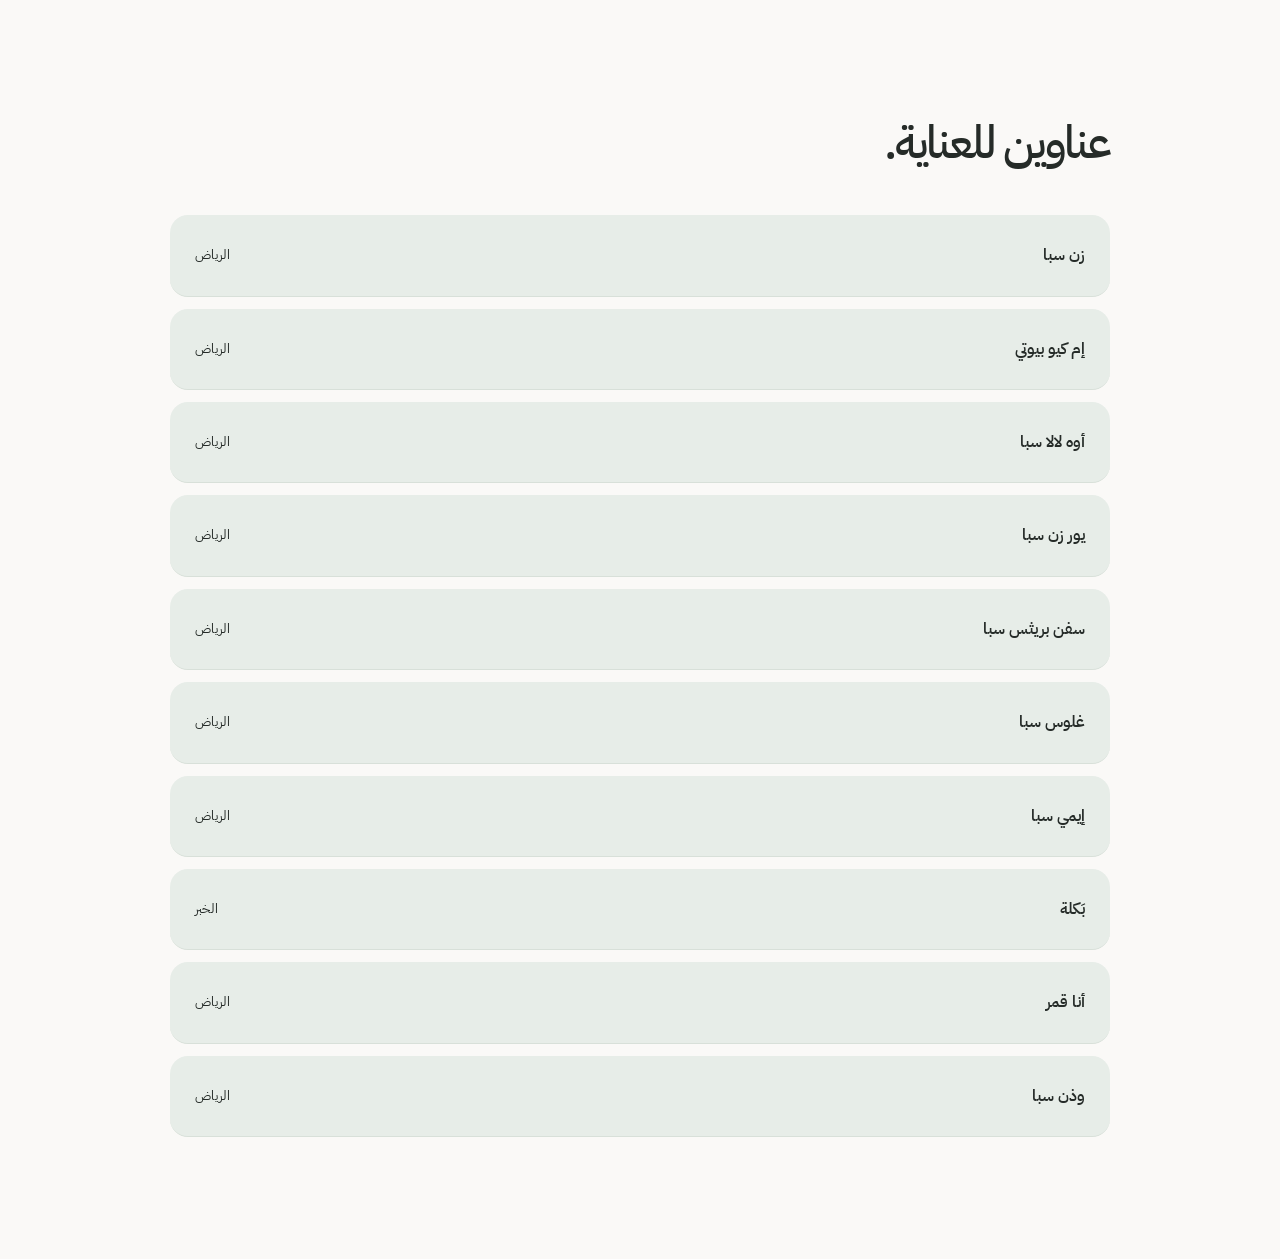
<file: index.html>
<!doctype html><html lang="ar" dir="rtl"><meta charset="utf-8"><meta name="viewport" content="width=device-width,initial-scale=1"><title>المواقع</title><link rel="stylesheet" href="shared/style.css"><body><main class="collection"><h1>عناوين للعناية.</h1><a href="zen-spa-i-zn-sb-riyadh/"><b>زن سبا</b><span>الرياض</span></a><a href="mq-beauty/"><b>إم كيو بيوتي</b><span>الرياض</span></a><a href="ohlala/"><b>أوه لالا سبا</b><span>الرياض</span></a><a href="your-zen/"><b>يور زن سبا</b><span>الرياض</span></a><a href="seven-breaths/"><b>سفن بريثس سبا</b><span>الرياض</span></a><a href="gloss-nail/"><b>غلوس سبا</b><span>الرياض</span></a><a href="emi-spa/"><b>إيمي سبا</b><span>الرياض</span></a><a href="baklah/"><b>بَكلة</b><span>الخبر</span></a><a href="moon-me/"><b>أنا قمر</b><span>الرياض</span></a><a href="wthn/"><b>وذن سبا</b><span>الرياض</span></a></main></body></html>
</file>
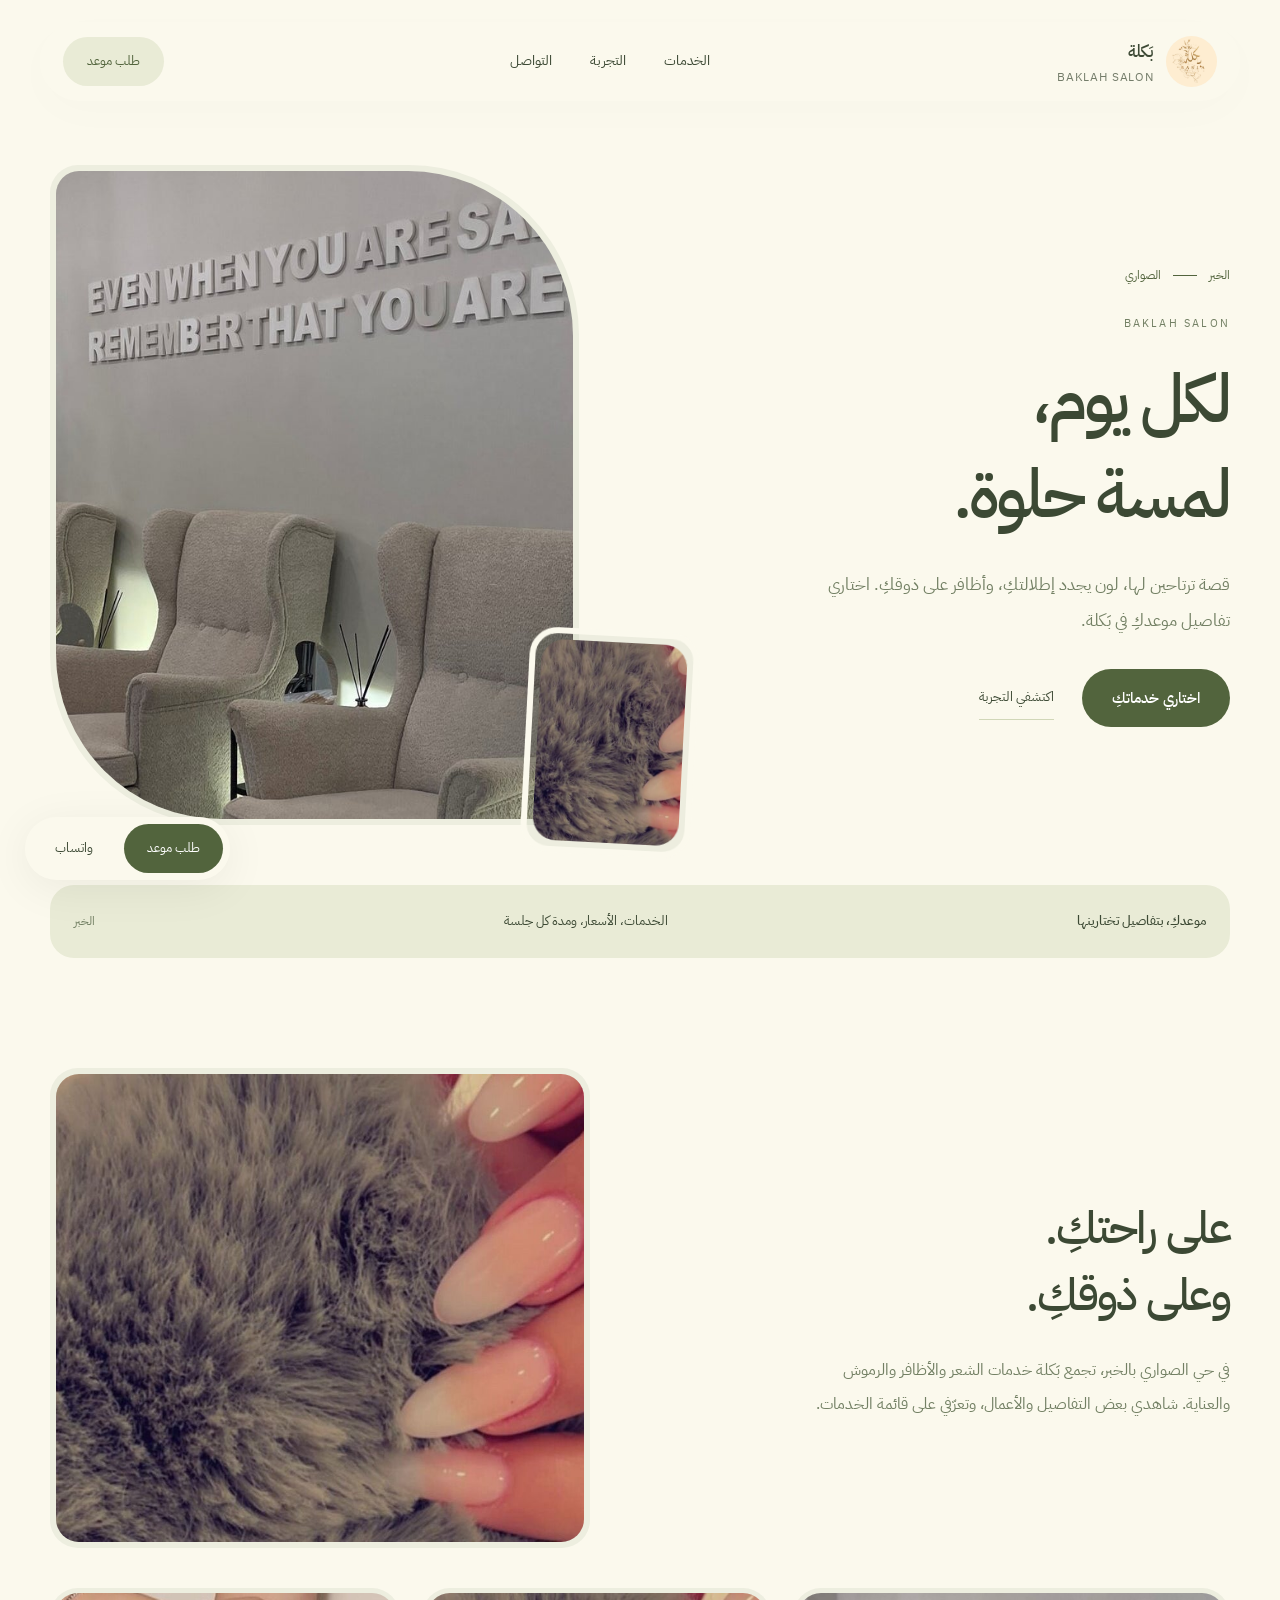
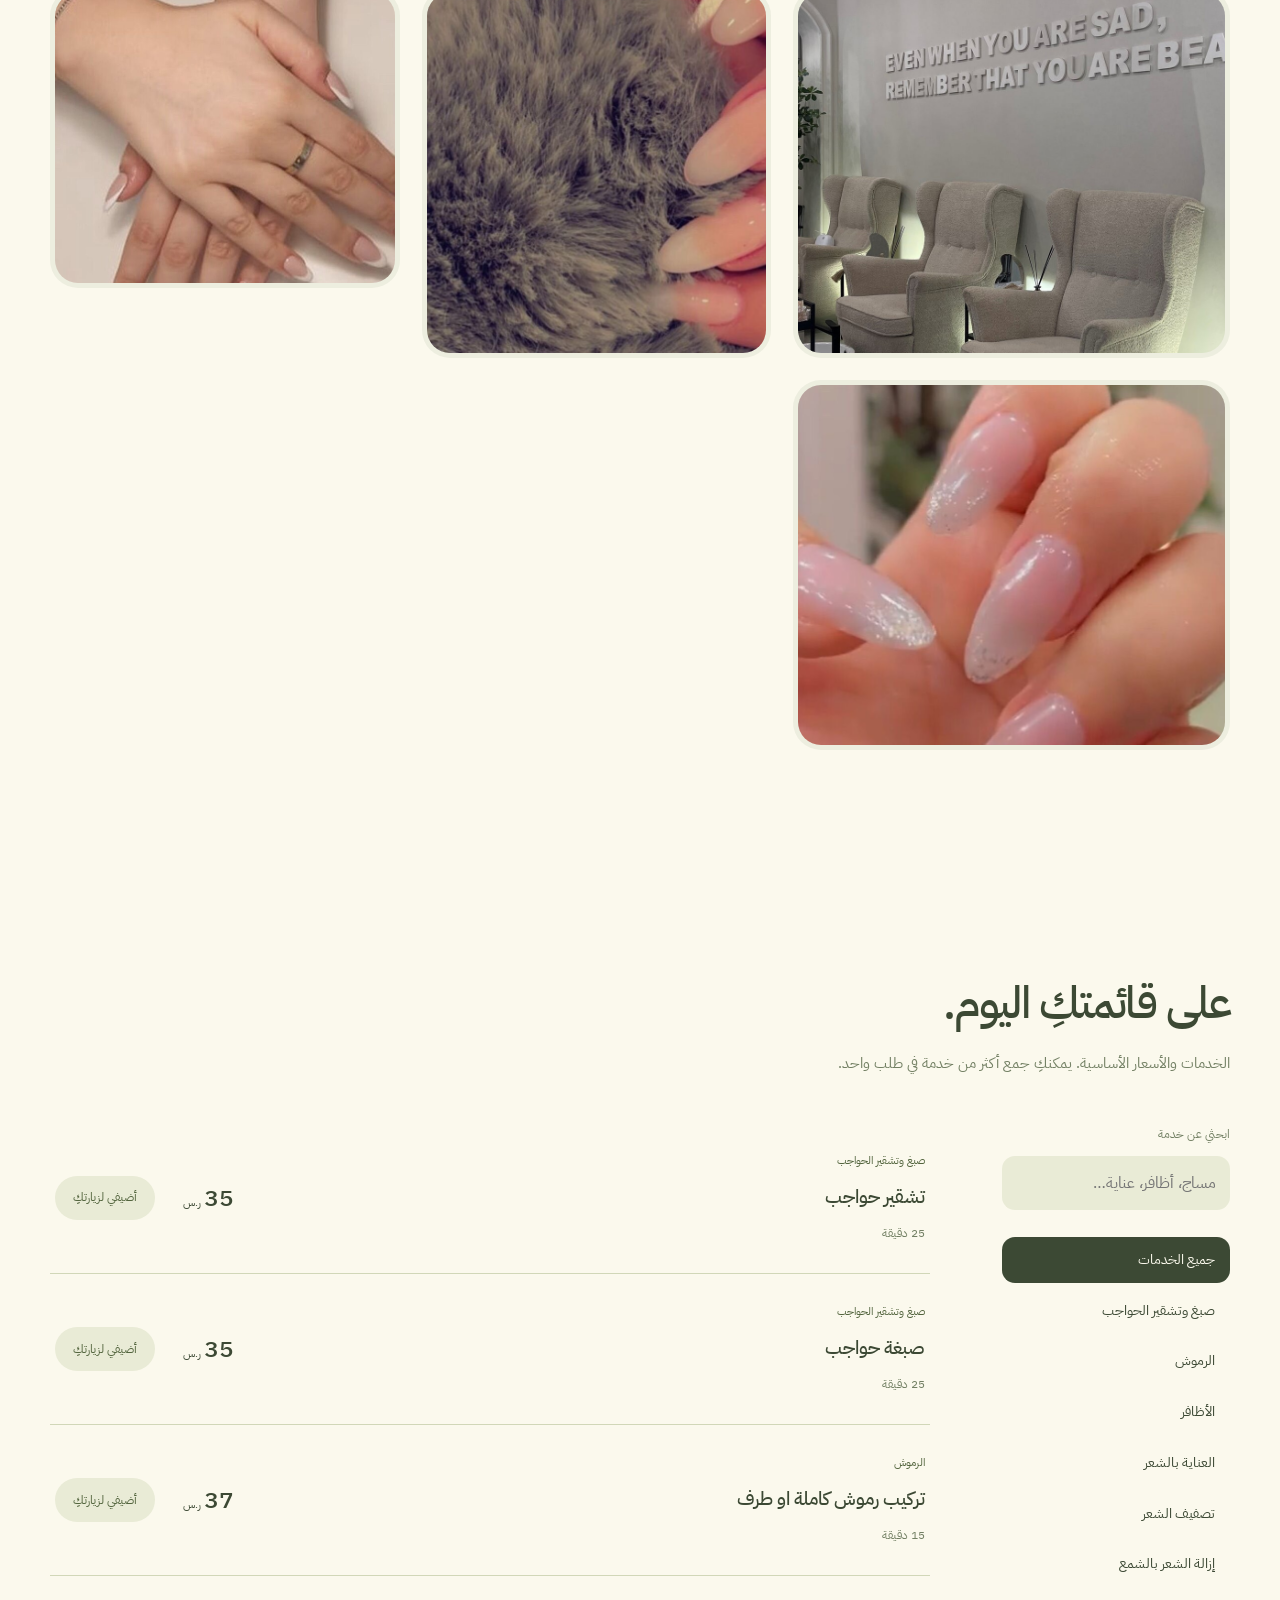
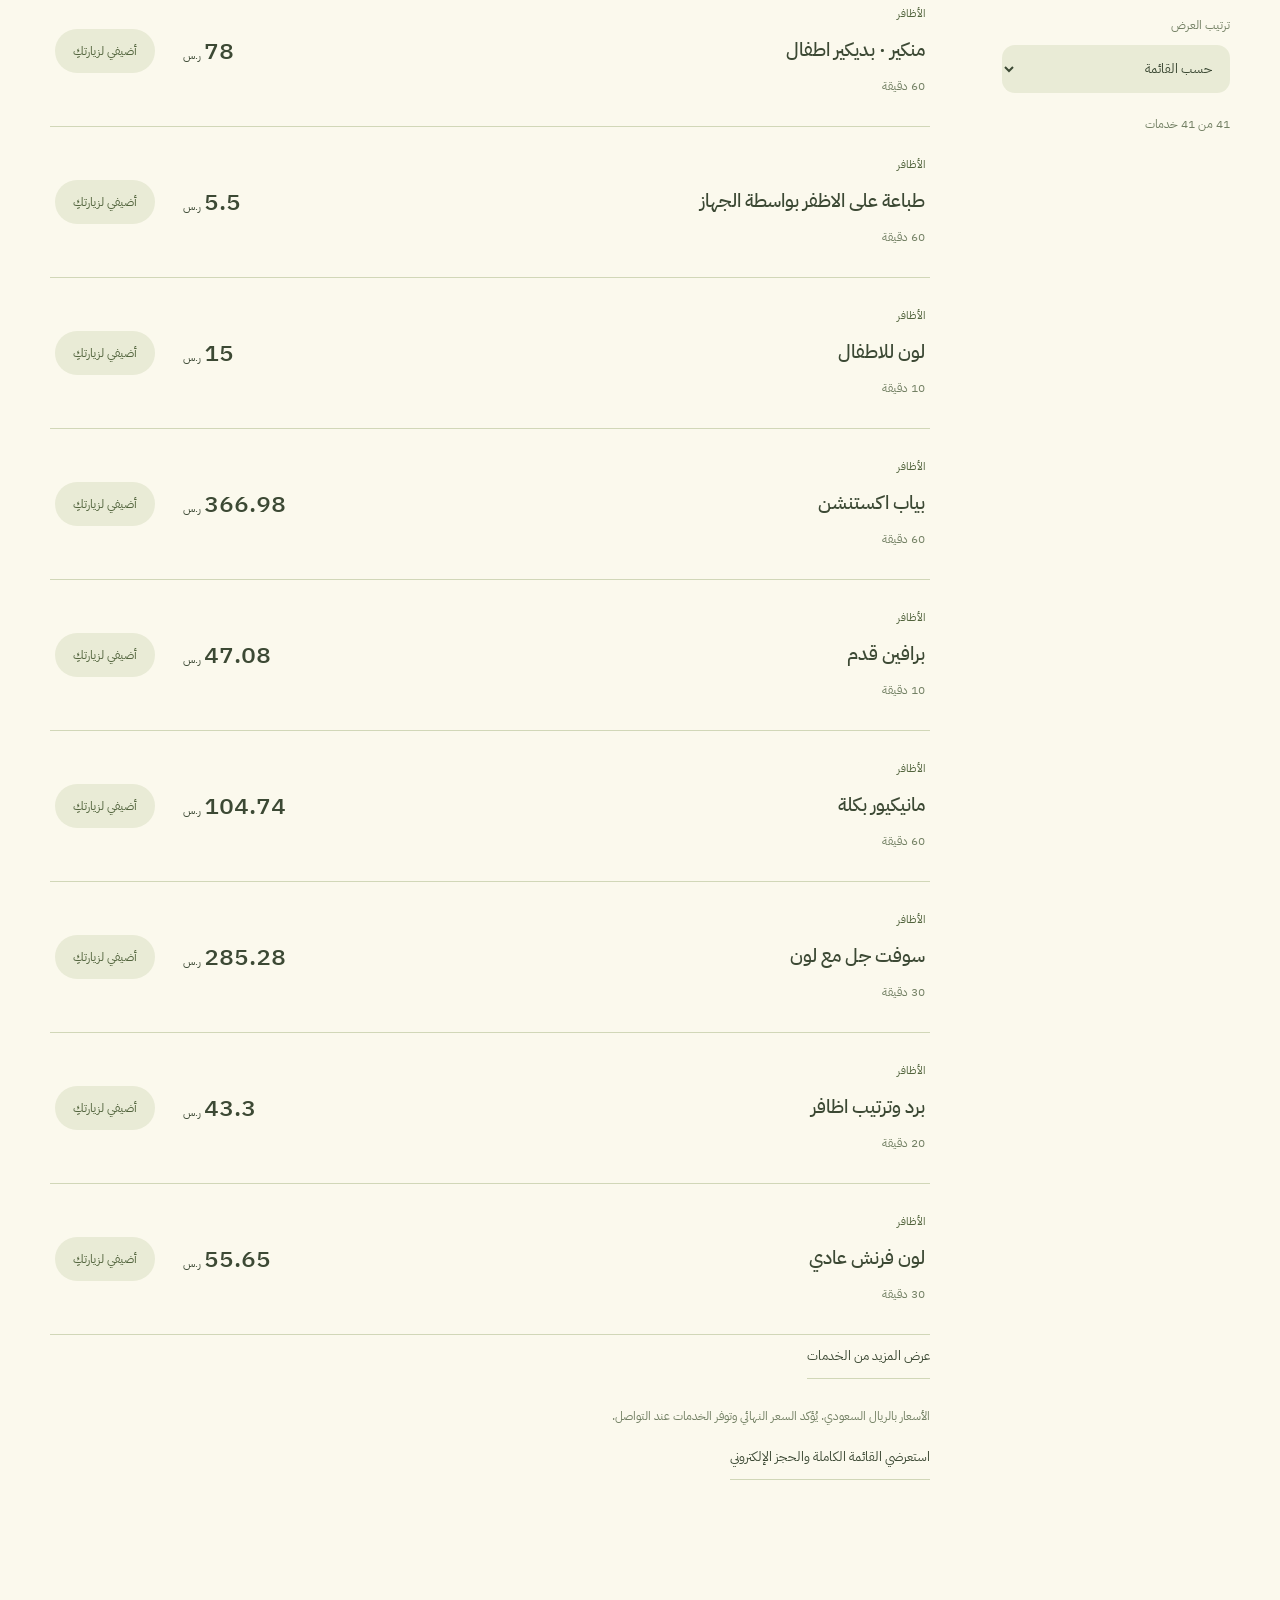
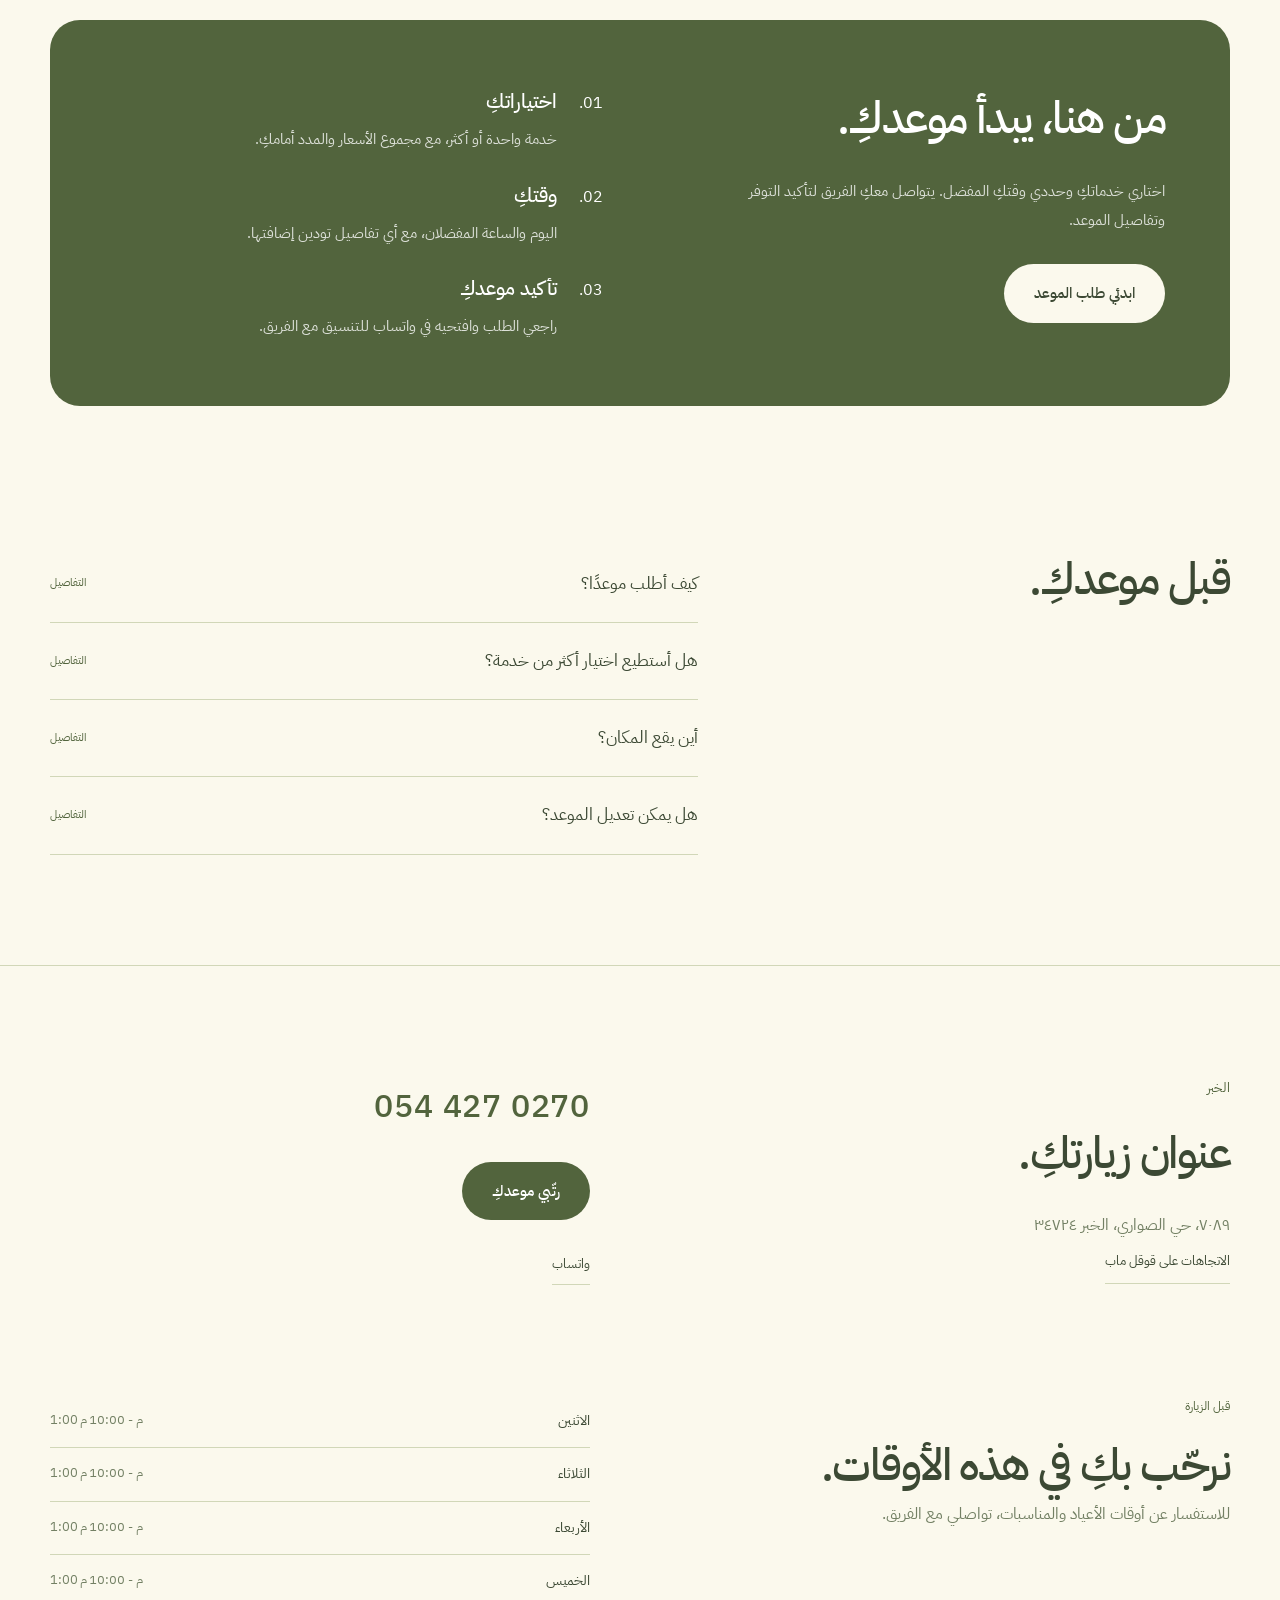
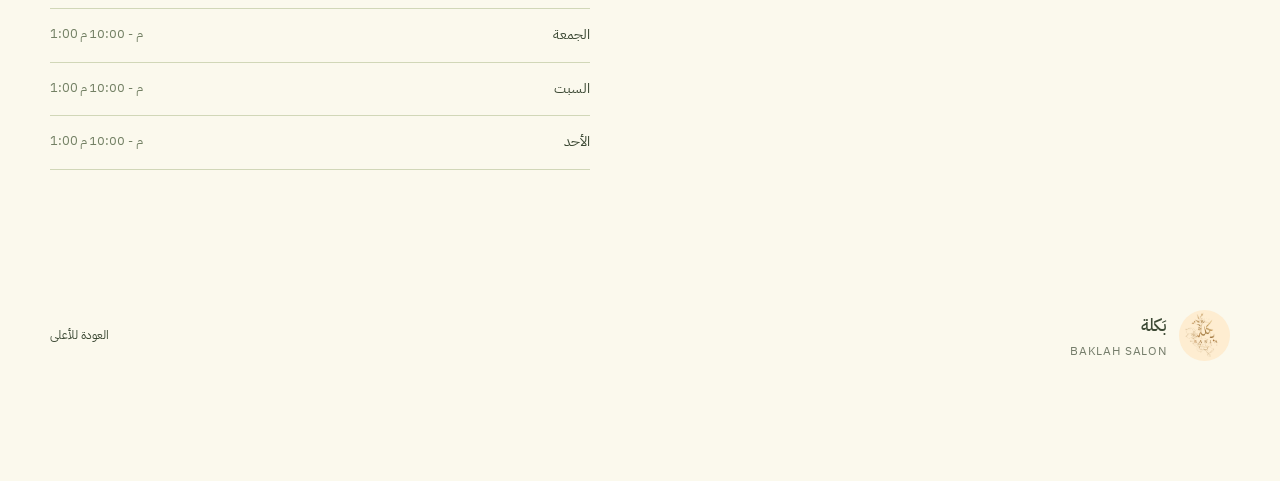
<file: baklah/index.html>
<!doctype html><html lang="ar" dir="rtl"><head><meta charset="utf-8"><meta name="viewport" content="width=device-width,initial-scale=1"><title>بَكلة | الخبر</title><meta name="description" content="قصة ترتاحين لها، لون يجدد إطلالتكِ، وأظافر على ذوقكِ. اختاري تفاصيل موعدكِ في بَكلة."><meta name="robots" content="noindex,nofollow"><meta name="theme-color" content="#f9f9f7"><link rel="canonical" href="https://az212z.github.io/spa-collection-09/baklah/"><meta property="og:title" content="بَكلة"><meta property="og:description" content="قصة ترتاحين لها، لون يجدد إطلالتكِ، وأظافر على ذوقكِ. اختاري تفاصيل موعدكِ في بَكلة."><meta property="og:image" content="https://az212z.github.io/spa-collection-09/baklah/assets/0.jpg"><meta property="og:url" content="https://az212z.github.io/spa-collection-09/baklah/"><link rel="preload" href="../shared/fonts/2.ttf" as="font" type="font/ttf" crossorigin><link rel="stylesheet" href="../shared/style.css"><script src="../shared/app.js" defer></script></head><body class="theme-baklah" id="top"><a class="skip" href="#main">تجاوز إلى المحتوى</a><header class="site-header"><a class="brand" href="#top"><img class="brand-logo" src="assets/logo.jpg" alt="بَكلة" loading="lazy" decoding="async" ><span>بَكلة<small lang="en">BAKLAH SALON</small></span></a><nav id="navigation" aria-label="القائمة الرئيسية"><a href="#services">الخدمات</a><a href="#experience">التجربة</a><a href="#visit">التواصل</a></nav><div class="header-actions"><button class="header-book" data-open-booking>طلب موعد</button><button id="menu-toggle" aria-expanded="false" aria-controls="navigation">القائمة</button></div></header><main id="main"><section class="hero" aria-label="بَكلة"><div class="hero-copy"><p class="location-line">الخبر <span></span> الصواري</p><span class="hero-signature" lang="en">BAKLAH SALON</span><h1>لكل يوم،<br>لمسة حلوة.</h1><p class="intro">قصة ترتاحين لها، لون يجدد إطلالتكِ، وأظافر على ذوقكِ. اختاري تفاصيل موعدكِ في بَكلة.</p><div class="hero-actions"><button class="primary" data-open-booking>اختاري خدماتكِ</button><a class="quiet-link" href="#experience">اكتشفي التجربة</a></div></div><figure class="hero-photo frame"><img class="" src="assets/0.jpg" alt="من تفاصيل بَكلة" loading="eager" decoding="async" fetchpriority=high></figure><figure class="hero-detail frame"><img class="" src="assets/1.jpg" alt="من أجواء بَكلة" loading="eager" decoding="async" fetchpriority=high><figcaption>BAKLAH · AL KHOBAR</figcaption></figure><div class="hero-note"><span lang="en">BAKLAH SALON</span><p>العناية تبدأ بالتفاصيل.</p></div></section><div class="welcome-strip"><p>موعدكِ، بتفاصيل تختارينها</p><a href="#services">الخدمات، الأسعار، ومدة كل جلسة</a><span>الخبر</span></div><section class="experience-section section" id="experience"><div class="experience-intro"><div><h2>على راحتكِ.<br>وعلى ذوقكِ.</h2><p>في حي الصواري بالخبر، تجمع بَكلة خدمات الشعر والأظافر والرموش والعناية. شاهدي بعض التفاصيل والأعمال، وتعرّفي على قائمة الخدمات.</p></div><figure class="experience-cover frame"><img class="" src="assets/1.jpg" alt="أجواء بَكلة" loading="lazy" decoding="async" ></figure></div><div class="gallery" aria-label="صور بَكلة"><button class="gallery-photo frame" data-photo="0" aria-label="عرض الصورة 1"><img class="" src="assets/0.jpg" alt="تفاصيل بَكلة" loading="lazy" decoding="async" ><span>عرض الصورة</span></button><button class="gallery-photo frame" data-photo="1" aria-label="عرض الصورة 2"><img class="" src="assets/1.jpg" alt="تفاصيل بَكلة" loading="lazy" decoding="async" ><span>عرض الصورة</span></button><button class="gallery-photo frame" data-photo="2" aria-label="عرض الصورة 3"><img class="" src="assets/2.jpg" alt="تفاصيل بَكلة" loading="lazy" decoding="async" ><span>عرض الصورة</span></button><button class="gallery-photo frame" data-photo="3" aria-label="عرض الصورة 4"><img class="" src="assets/3.jpg" alt="تفاصيل بَكلة" loading="lazy" decoding="async" ><span>عرض الصورة</span></button></div></section><section class="section service-section" id="services"><div class="section-title"><h2>على قائمتكِ اليوم.</h2><p>الخدمات والأسعار الأساسية. يمكنكِ جمع أكثر من خدمة في طلب واحد.</p></div><div class="catalog"><aside class="catalog-tools"><label class="search-label" for="service-search">ابحثي عن خدمة<input type="search" id="service-search" placeholder="مساج، أظافر، عناية…" autocomplete="off"></label><div class="filters" aria-label="تصنيف الخدمات"><button data-filter="all" aria-pressed="true">جميع الخدمات</button><button data-filter="صبغ وتشقير الحواجب" aria-pressed="false">صبغ وتشقير الحواجب</button><button data-filter="الرموش" aria-pressed="false">الرموش</button><button data-filter="الأظافر" aria-pressed="false">الأظافر</button><button data-filter="العناية بالشعر" aria-pressed="false">العناية بالشعر</button><button data-filter="تصفيف الشعر" aria-pressed="false">تصفيف الشعر</button><button data-filter="إزالة الشعر بالشمع" aria-pressed="false">إزالة الشعر بالشمع</button></div><label class="sort-label" for="service-sort">ترتيب العرض<select id="service-sort"><option value="default">حسب القائمة</option><option value="price">السعر: من الأقل</option><option value="duration">المدة: من الأقصر</option></select></label><p id="result-count" role="status"></p></aside><div class="catalog-results"><div class="services"><article class="service" data-category="صبغ وتشقير الحواجب" data-id="0"><div class="service-copy"><span class="category-label">صبغ وتشقير الحواجب</span><h3>تشقير حواجب</h3><p class="duration">25 دقيقة</p></div><div class="service-action"><p class="price"><b>35</b> <small>ر.س</small></p><button class="add-service" data-add="0" aria-pressed="false" aria-label="إضافة تشقير حواجب">أضيفي لزيارتكِ</button></div></article><article class="service" data-category="صبغ وتشقير الحواجب" data-id="1"><div class="service-copy"><span class="category-label">صبغ وتشقير الحواجب</span><h3>صبغة حواجب</h3><p class="duration">25 دقيقة</p></div><div class="service-action"><p class="price"><b>35</b> <small>ر.س</small></p><button class="add-service" data-add="1" aria-pressed="false" aria-label="إضافة صبغة حواجب">أضيفي لزيارتكِ</button></div></article><article class="service" data-category="الرموش" data-id="2"><div class="service-copy"><span class="category-label">الرموش</span><h3>تركيب رموش كاملة او طرف</h3><p class="duration">15 دقيقة</p></div><div class="service-action"><p class="price"><b>37</b> <small>ر.س</small></p><button class="add-service" data-add="2" aria-pressed="false" aria-label="إضافة تركيب رموش كاملة او طرف">أضيفي لزيارتكِ</button></div></article><article class="service" data-category="الأظافر" data-id="3"><div class="service-copy"><span class="category-label">الأظافر</span><h3>منكير · بديكير اطفال</h3><p class="duration">60 دقيقة</p></div><div class="service-action"><p class="price"><b>78</b> <small>ر.س</small></p><button class="add-service" data-add="3" aria-pressed="false" aria-label="إضافة منكير · بديكير اطفال">أضيفي لزيارتكِ</button></div></article><article class="service" data-category="الأظافر" data-id="4"><div class="service-copy"><span class="category-label">الأظافر</span><h3>طباعة على الاظفر بواسطة الجهاز</h3><p class="duration">60 دقيقة</p></div><div class="service-action"><p class="price"><b>5.5</b> <small>ر.س</small></p><button class="add-service" data-add="4" aria-pressed="false" aria-label="إضافة طباعة على الاظفر بواسطة الجهاز">أضيفي لزيارتكِ</button></div></article><article class="service" data-category="الأظافر" data-id="5"><div class="service-copy"><span class="category-label">الأظافر</span><h3>لون للاطفال</h3><p class="duration">10 دقيقة</p></div><div class="service-action"><p class="price"><b>15</b> <small>ر.س</small></p><button class="add-service" data-add="5" aria-pressed="false" aria-label="إضافة لون للاطفال">أضيفي لزيارتكِ</button></div></article><article class="service" data-category="الأظافر" data-id="6"><div class="service-copy"><span class="category-label">الأظافر</span><h3>بياب اكستنشن</h3><p class="duration">60 دقيقة</p></div><div class="service-action"><p class="price"><b>366.98</b> <small>ر.س</small></p><button class="add-service" data-add="6" aria-pressed="false" aria-label="إضافة بياب اكستنشن">أضيفي لزيارتكِ</button></div></article><article class="service" data-category="الأظافر" data-id="7"><div class="service-copy"><span class="category-label">الأظافر</span><h3>برافين قدم</h3><p class="duration">10 دقيقة</p></div><div class="service-action"><p class="price"><b>47.08</b> <small>ر.س</small></p><button class="add-service" data-add="7" aria-pressed="false" aria-label="إضافة برافين قدم">أضيفي لزيارتكِ</button></div></article><article class="service" data-category="الأظافر" data-id="8"><div class="service-copy"><span class="category-label">الأظافر</span><h3>مانيكيور بكلة</h3><p class="duration">60 دقيقة</p></div><div class="service-action"><p class="price"><b>104.74</b> <small>ر.س</small></p><button class="add-service" data-add="8" aria-pressed="false" aria-label="إضافة مانيكيور بكلة">أضيفي لزيارتكِ</button></div></article><article class="service" data-category="الأظافر" data-id="9"><div class="service-copy"><span class="category-label">الأظافر</span><h3>سوفت جل مع لون</h3><p class="duration">30 دقيقة</p></div><div class="service-action"><p class="price"><b>285.28</b> <small>ر.س</small></p><button class="add-service" data-add="9" aria-pressed="false" aria-label="إضافة سوفت جل مع لون">أضيفي لزيارتكِ</button></div></article><article class="service" data-category="الأظافر" data-id="10"><div class="service-copy"><span class="category-label">الأظافر</span><h3>برد وترتيب اظافر</h3><p class="duration">20 دقيقة</p></div><div class="service-action"><p class="price"><b>43.3</b> <small>ر.س</small></p><button class="add-service" data-add="10" aria-pressed="false" aria-label="إضافة برد وترتيب اظافر">أضيفي لزيارتكِ</button></div></article><article class="service" data-category="الأظافر" data-id="11"><div class="service-copy"><span class="category-label">الأظافر</span><h3>لون فرنش عادي</h3><p class="duration">30 دقيقة</p></div><div class="service-action"><p class="price"><b>55.65</b> <small>ر.س</small></p><button class="add-service" data-add="11" aria-pressed="false" aria-label="إضافة لون فرنش عادي">أضيفي لزيارتكِ</button></div></article><article class="service" data-category="الأظافر" data-id="12"><div class="service-copy"><span class="category-label">الأظافر</span><h3>مانيكيور كلاسيك</h3><p class="duration">30 دقيقة</p></div><div class="service-action"><p class="price"><b>57.75</b> <small>ر.س</small></p><button class="add-service" data-add="12" aria-pressed="false" aria-label="إضافة مانيكيور كلاسيك">أضيفي لزيارتكِ</button></div></article><article class="service" data-category="الأظافر" data-id="13"><div class="service-copy"><span class="category-label">الأظافر</span><h3>باديكيور كلاسيك</h3><p class="duration">30 دقيقة</p></div><div class="service-action"><p class="price"><b>78.75</b> <small>ر.س</small></p><button class="add-service" data-add="13" aria-pressed="false" aria-label="إضافة باديكيور كلاسيك">أضيفي لزيارتكِ</button></div></article><article class="service" data-category="الأظافر" data-id="14"><div class="service-copy"><span class="category-label">الأظافر</span><h3>باديكيور بكلة</h3><p class="duration">40 دقيقة</p></div><div class="service-action"><p class="price"><b>132.3</b> <small>ر.س</small></p><button class="add-service" data-add="14" aria-pressed="false" aria-label="إضافة باديكيور بكلة">أضيفي لزيارتكِ</button></div></article><article class="service" data-category="العناية بالشعر" data-id="15"><div class="service-copy"><span class="category-label">العناية بالشعر</span><h3>بروتين قرين كافيار (جذور)</h3><p class="duration">270 دقيقة</p></div><div class="service-action"><p class="price"><b>400.5</b> <small>ر.س</small></p><button class="add-service" data-add="15" aria-pressed="false" aria-label="إضافة بروتين قرين كافيار (جذور)">أضيفي لزيارتكِ</button></div></article><article class="service" data-category="العناية بالشعر" data-id="16"><div class="service-copy"><span class="category-label">العناية بالشعر</span><h3>حنه غسيل الشعر</h3><p class="duration">60 دقيقة</p></div><div class="service-action"><p class="price">من <b>60.9</b> <small>ر.س</small></p><button class="add-service" data-add="16" aria-pressed="false" aria-label="إضافة حنه غسيل الشعر">أضيفي لزيارتكِ</button></div></article><article class="service" data-category="العناية بالشعر" data-id="17"><div class="service-copy"><span class="category-label">العناية بالشعر</span><h3>دريم ثيرابي</h3><p class="duration">60 دقيقة</p></div><div class="service-action"><p class="price">من <b>233.96</b> <small>ر.س</small></p><button class="add-service" data-add="17" aria-pressed="false" aria-label="إضافة دريم ثيرابي">أضيفي لزيارتكِ</button></div></article><article class="service" data-category="العناية بالشعر" data-id="18"><div class="service-copy"><span class="category-label">العناية بالشعر</span><h3>بروتين قرين كافيار</h3><p class="duration">240 دقيقة</p></div><div class="service-action"><p class="price">من <b>786.63</b> <small>ر.س</small></p><button class="add-service" data-add="18" aria-pressed="false" aria-label="إضافة بروتين قرين كافيار">أضيفي لزيارتكِ</button></div></article><article class="service" data-category="العناية بالشعر" data-id="19"><div class="service-copy"><span class="category-label">العناية بالشعر</span><h3>كولاجين</h3><p class="duration">90 دقيقة</p></div><div class="service-action"><p class="price">من <b>583.63</b> <small>ر.س</small></p><button class="add-service" data-add="19" aria-pressed="false" aria-label="إضافة كولاجين">أضيفي لزيارتكِ</button></div></article><article class="service" data-category="العناية بالشعر" data-id="20"><div class="service-copy"><span class="category-label">العناية بالشعر</span><h3>هايلايت</h3><p class="duration">60 دقيقة</p></div><div class="service-action"><p class="price">من <b>730.8</b> <small>ر.س</small></p><button class="add-service" data-add="20" aria-pressed="false" aria-label="إضافة هايلايت">أضيفي لزيارتكِ</button></div></article><article class="service" data-category="العناية بالشعر" data-id="21"><div class="service-copy"><span class="category-label">العناية بالشعر</span><h3>رينساج -جذور</h3><p class="duration">60 دقيقة</p></div><div class="service-action"><p class="price">من <b>280.56</b> <small>ر.س</small></p><button class="add-service" data-add="21" aria-pressed="false" aria-label="إضافة رينساج -جذور">أضيفي لزيارتكِ</button></div></article><article class="service" data-category="العناية بالشعر" data-id="22"><div class="service-copy"><span class="category-label">العناية بالشعر</span><h3>رينساج</h3><p class="duration">30 دقيقة</p></div><div class="service-action"><p class="price">من <b>217.98</b> <small>ر.س</small></p><button class="add-service" data-add="22" aria-pressed="false" aria-label="إضافة رينساج">أضيفي لزيارتكِ</button></div></article><article class="service" data-category="العناية بالشعر" data-id="23"><div class="service-copy"><span class="category-label">العناية بالشعر</span><h3>صبغة شعر لون واحد</h3><p class="duration">60 دقيقة</p></div><div class="service-action"><p class="price">من <b>291.81</b> <small>ر.س</small></p><button class="add-service" data-add="23" aria-pressed="false" aria-label="إضافة صبغة شعر لون واحد">أضيفي لزيارتكِ</button></div></article><article class="service" data-category="العناية بالشعر" data-id="24"><div class="service-copy"><span class="category-label">العناية بالشعر</span><h3>صبغة جذور</h3><p class="duration">30 دقيقة</p></div><div class="service-action"><p class="price">من <b>165.28</b> <small>ر.س</small></p><button class="add-service" data-add="24" aria-pressed="false" aria-label="إضافة صبغة جذور">أضيفي لزيارتكِ</button></div></article><article class="service" data-category="العناية بالشعر" data-id="25"><div class="service-copy"><span class="category-label">العناية بالشعر</span><h3>غسيل شعر</h3><p class="duration">15 دقيقة</p></div><div class="service-action"><p class="price">من <b>19.79</b> <small>ر.س</small></p><button class="add-service" data-add="25" aria-pressed="false" aria-label="إضافة غسيل شعر">أضيفي لزيارتكِ</button></div></article><article class="service" data-category="العناية بالشعر" data-id="26"><div class="service-copy"><span class="category-label">العناية بالشعر</span><h3>قص اطراف الشعر</h3><p class="duration">30 دقيقة</p></div><div class="service-action"><p class="price">من <b>43.9</b> <small>ر.س</small></p><button class="add-service" data-add="26" aria-pressed="false" aria-label="إضافة قص اطراف الشعر">أضيفي لزيارتكِ</button></div></article><article class="service" data-category="تصفيف الشعر" data-id="27"><div class="service-copy"><span class="category-label">تصفيف الشعر</span><h3>استشوار غره</h3><p class="duration">5 دقيقة</p></div><div class="service-action"><p class="price"><b>39.4</b> <small>ر.س</small></p><button class="add-service" data-add="27" aria-pressed="false" aria-label="إضافة استشوار غره">أضيفي لزيارتكِ</button></div></article><article class="service" data-category="تصفيف الشعر" data-id="28"><div class="service-copy"><span class="category-label">تصفيف الشعر</span><h3>تركيب اكستنشن كامل</h3><p class="duration">60 دقيقة</p></div><div class="service-action"><p class="price">من <b>111.39</b> <small>ر.س</small></p><button class="add-service" data-add="28" aria-pressed="false" aria-label="إضافة تركيب اكستنشن كامل">أضيفي لزيارتكِ</button></div></article><article class="service" data-category="تصفيف الشعر" data-id="29"><div class="service-copy"><span class="category-label">تصفيف الشعر</span><h3>تركيب خصلة اكستنشن</h3><p class="duration">10 دقيقة</p></div><div class="service-action"><p class="price"><b>23.35</b> <small>ر.س</small></p><button class="add-service" data-add="29" aria-pressed="false" aria-label="إضافة تركيب خصلة اكستنشن">أضيفي لزيارتكِ</button></div></article><article class="service" data-category="تصفيف الشعر" data-id="30"><div class="service-copy"><span class="category-label">تصفيف الشعر</span><h3>بكلة ديتوكس</h3><p class="duration">60 دقيقة</p></div><div class="service-action"><p class="price"><b>252.74</b> <small>ر.س</small></p><button class="add-service" data-add="30" aria-pressed="false" aria-label="إضافة بكلة ديتوكس">أضيفي لزيارتكِ</button></div></article><article class="service" data-category="تصفيف الشعر" data-id="31"><div class="service-copy"><span class="category-label">تصفيف الشعر</span><h3>تسريحة</h3><p class="duration">60 دقيقة</p></div><div class="service-action"><p class="price">من <b>174.58</b> <small>ر.س</small></p><button class="add-service" data-add="31" aria-pressed="false" aria-label="إضافة تسريحة">أضيفي لزيارتكِ</button></div></article><article class="service" data-category="تصفيف الشعر" data-id="32"><div class="service-copy"><span class="category-label">تصفيف الشعر</span><h3>استشوار ويفي بالفرشة</h3><p class="duration">30 دقيقة</p></div><div class="service-action"><p class="price">من <b>116.73</b> <small>ر.س</small></p><button class="add-service" data-add="32" aria-pressed="false" aria-label="إضافة استشوار ويفي بالفرشة">أضيفي لزيارتكِ</button></div></article><article class="service" data-category="تصفيف الشعر" data-id="33"><div class="service-copy"><span class="category-label">تصفيف الشعر</span><h3>استشوار</h3><p class="duration">30 دقيقة</p></div><div class="service-action"><p class="price">من <b>70.04</b> <small>ر.س</small></p><button class="add-service" data-add="33" aria-pressed="false" aria-label="إضافة استشوار">أضيفي لزيارتكِ</button></div></article><article class="service" data-category="تصفيف الشعر" data-id="34"><div class="service-copy"><span class="category-label">تصفيف الشعر</span><h3>ويفي</h3><p class="duration">45 دقيقة</p></div><div class="service-action"><p class="price">من <b>116.73</b> <small>ر.س</small></p><button class="add-service" data-add="34" aria-pressed="false" aria-label="إضافة ويفي">أضيفي لزيارتكِ</button></div></article><article class="service" data-category="إزالة الشعر بالشمع" data-id="35"><div class="service-copy"><span class="category-label">إزالة الشعر بالشمع</span><h3>شمع كامل الجسم</h3><p class="duration">45 دقيقة</p></div><div class="service-action"><p class="price"><b>261.98</b> <small>ر.س</small></p><button class="add-service" data-add="35" aria-pressed="false" aria-label="إضافة شمع كامل الجسم">أضيفي لزيارتكِ</button></div></article><article class="service" data-category="إزالة الشعر بالشمع" data-id="36"><div class="service-copy"><span class="category-label">إزالة الشعر بالشمع</span><h3>شمع الساق</h3><p class="duration">20–30 دقيقة</p></div><div class="service-action"><p class="price">من <b>56.21</b> <small>ر.س</small></p><button class="add-service" data-add="36" aria-pressed="false" aria-label="إضافة شمع الساق">أضيفي لزيارتكِ</button></div></article><article class="service" data-category="إزالة الشعر بالشمع" data-id="37"><div class="service-copy"><span class="category-label">إزالة الشعر بالشمع</span><h3>شمع كامل الوجه</h3><p class="duration">20 دقيقة</p></div><div class="service-action"><p class="price"><b>50.14</b> <small>ر.س</small></p><button class="add-service" data-add="37" aria-pressed="false" aria-label="إضافة شمع كامل الوجه">أضيفي لزيارتكِ</button></div></article><article class="service" data-category="إزالة الشعر بالشمع" data-id="38"><div class="service-copy"><span class="category-label">إزالة الشعر بالشمع</span><h3>شمع للشفاه العليا</h3><p class="duration">15 دقيقة</p></div><div class="service-action"><p class="price"><b>20.66</b> <small>ر.س</small></p><button class="add-service" data-add="38" aria-pressed="false" aria-label="إضافة شمع للشفاه العليا">أضيفي لزيارتكِ</button></div></article><article class="service" data-category="إزالة الشعر بالشمع" data-id="39"><div class="service-copy"><span class="category-label">إزالة الشعر بالشمع</span><h3>شمع اليد</h3><p class="duration">30–45 دقيقة</p></div><div class="service-action"><p class="price">من <b>39.5</b> <small>ر.س</small></p><button class="add-service" data-add="39" aria-pressed="false" aria-label="إضافة شمع اليد">أضيفي لزيارتكِ</button></div></article><article class="service" data-category="إزالة الشعر بالشمع" data-id="40"><div class="service-copy"><span class="category-label">إزالة الشعر بالشمع</span><h3>شمع تحت الذراع</h3><p class="duration">15 دقيقة</p></div><div class="service-action"><p class="price"><b>34.03</b> <small>ر.س</small></p><button class="add-service" data-add="40" aria-pressed="false" aria-label="إضافة شمع تحت الذراع">أضيفي لزيارتكِ</button></div></article></div><button id="load-more" class="quiet-link" hidden>عرض المزيد من الخدمات</button><div id="empty-services" hidden><p>لم نجد خدمة بهذا الاسم.</p><button id="clear-search" class="quiet-link">عرض جميع الخدمات</button></div><p class="price-note">الأسعار بالريال السعودي. يُؤكد السعر النهائي وتوفر الخدمات عند التواصل.</p><a class="quiet-link" href="https://www.fresha.com/a/baklah-salon-al-khobar-7089-lswry-lkhbr-34724-3444-salon-baklah-al-khobar-34724-saudi-arabia-vq07owuy" target="_blank" rel="noreferrer">استعرضي القائمة الكاملة والحجز الإلكتروني</a></div></div></section><section class="ritual-section"><div class="ritual-copy"><h2>من هنا، يبدأ موعدكِ.</h2><p>اختاري خدماتكِ وحددي وقتكِ المفضل. يتواصل معكِ الفريق لتأكيد التوفر وتفاصيل الموعد.</p><button class="primary" data-open-booking>ابدئي طلب الموعد</button></div><ol class="ritual-steps"><li><h3>اختياراتكِ</h3><p>خدمة واحدة أو أكثر، مع مجموع الأسعار والمدد أمامكِ.</p></li><li><h3>وقتكِ</h3><p>اليوم والساعة المفضلان، مع أي تفاصيل تودين إضافتها.</p></li><li><h3>تأكيد موعدكِ</h3><p>راجعي الطلب وافتحيه في واتساب للتنسيق مع الفريق.</p></li></ol></section><section class="section faq-section"><h2>قبل موعدكِ.</h2><div class="faq-list"><details><summary>كيف أطلب موعدًا؟</summary><p>اختاري الخدمات، وأضيفي اسمكِ والموعد المفضل. بعد المراجعة، يفتح طلبكِ في واتساب. الموعد يُؤكد بعد رد الفريق.</p></details><details><summary>هل أستطيع اختيار أكثر من خدمة؟</summary><p>نعم، يمكنكِ اختيار حتى أربع خدمات في الطلب. المجموع الظاهر لأسعار القائمة، ويُراجع التوفر وترتيب الجلسات عند التأكيد.</p></details><details><summary>أين يقع المكان؟</summary><p>٧٠٨٩، حي الصواري، الخبر ٣٤٧٢٤</p></details><details><summary>هل يمكن تعديل الموعد؟</summary><p>تواصلي مع الفريق عبر واتساب بخصوص الموعد والتعديل المطلوب. يوضح لكِ الفريق التوفر والشروط المناسبة لحجزكِ.</p></details></div></section><section class="visit-section section" id="visit"><div><p class="visit-city">الخبر</p><h2>عنوان زيارتكِ.</h2><p>٧٠٨٩، حي الصواري، الخبر ٣٤٧٢٤</p><a class="quiet-link" href="https://www.google.com/maps/search/?api=1&amp;query=26.1816463470459%2C50.158573150634766" target="_blank" rel="noreferrer">الاتجاهات على قوقل ماب</a></div><div class="visit-contact"><a class="phone" dir="ltr" href="tel:+966544270270">054 427 0270</a><button class="primary" data-open-booking>رتّبي موعدكِ</button><div class="social-links"><a href="https://wa.me/966544270270" target="_blank" rel="noreferrer">واتساب</a></div></div></section><section class="hours-section section"><div><p class="small-label">قبل الزيارة</p><h2>نرحّب بكِ في هذه الأوقات.</h2><p>للاستفسار عن أوقات الأعياد والمناسبات، تواصلي مع الفريق.</p></div><dl class="hours"><div><dt>الاثنين</dt><dd>1:00 م - 10:00 م</dd></div><div><dt>الثلاثاء</dt><dd>1:00 م - 10:00 م</dd></div><div><dt>الأربعاء</dt><dd>1:00 م - 10:00 م</dd></div><div><dt>الخميس</dt><dd>1:00 م - 10:00 م</dd></div><div><dt>الجمعة</dt><dd>1:00 م - 10:00 م</dd></div><div><dt>السبت</dt><dd>1:00 م - 10:00 م</dd></div><div><dt>الأحد</dt><dd>1:00 م - 10:00 م</dd></div></dl></section></main><footer><a class="brand" href="#top"><img class="brand-logo" src="assets/logo.jpg" alt="بَكلة" loading="lazy" decoding="async" ><span>بَكلة<small lang="en">BAKLAH SALON</small></span></a><a href="#top">العودة للأعلى</a></footer><div class="booking-dock"><a href="https://wa.me/966544270270" target="_blank" rel="noreferrer">واتساب</a><button data-open-booking><span id="dock-label">طلب موعد</span><span id="dock-count" hidden></span></button></div><dialog id="booking" aria-labelledby="booking-title"><div class="dialog-bar"><span>بَكلة</span><button data-close="booking" class="close-button">إغلاق</button></div><div class="booking-layout"><aside class="selection-panel"><span class="small-label">زيارتكِ</span><h2 id="booking-title">لنرتّب زيارتكِ.</h2><div id="selected-services"></div><p id="empty-selection">اختاري خدمة من القائمة للبدء.</p><label for="booking-service" class="small-label">إضافة خدمة</label><div class="quick-add"><select id="booking-service"><option value="">اختاري خدمة</option><option value="0">تشقير حواجب</option><option value="1">صبغة حواجب</option><option value="2">تركيب رموش كاملة او طرف</option><option value="3">منكير · بديكير اطفال</option><option value="4">طباعة على الاظفر بواسطة الجهاز</option><option value="5">لون للاطفال</option><option value="6">بياب اكستنشن</option><option value="7">برافين قدم</option><option value="8">مانيكيور بكلة</option><option value="9">سوفت جل مع لون</option><option value="10">برد وترتيب اظافر</option><option value="11">لون فرنش عادي</option><option value="12">مانيكيور كلاسيك</option><option value="13">باديكيور كلاسيك</option><option value="14">باديكيور بكلة</option><option value="15">بروتين قرين كافيار (جذور)</option><option value="16">حنه غسيل الشعر</option><option value="17">دريم ثيرابي</option><option value="18">بروتين قرين كافيار</option><option value="19">كولاجين</option><option value="20">هايلايت</option><option value="21">رينساج -جذور</option><option value="22">رينساج</option><option value="23">صبغة شعر لون واحد</option><option value="24">صبغة جذور</option><option value="25">غسيل شعر</option><option value="26">قص اطراف الشعر</option><option value="27">استشوار غره</option><option value="28">تركيب اكستنشن كامل</option><option value="29">تركيب خصلة اكستنشن</option><option value="30">بكلة ديتوكس</option><option value="31">تسريحة</option><option value="32">استشوار ويفي بالفرشة</option><option value="33">استشوار</option><option value="34">ويفي</option><option value="35">شمع كامل الجسم</option><option value="36">شمع الساق</option><option value="37">شمع كامل الوجه</option><option value="38">شمع للشفاه العليا</option><option value="39">شمع اليد</option><option value="40">شمع تحت الذراع</option></select><button id="quick-add">إضافة</button></div><p id="selection-error" role="alert" hidden></p><div id="selection-total"></div><small>أسعار القائمة ومددها. يُؤكد المجموع والتوفر مع الفريق.</small></aside><div class="request-panel"><p class="step-label" id="step-label">تفاصيل الموعد</p><form id="booking-form"><label>اسمكِ<input name="name" autocomplete="given-name" maxlength="70" required placeholder="الاسم الكريم"></label><div class="field-pair"><label>اليوم المفضل<input name="date" type="date" required></label><label>الوقت المفضل<input name="time" type="time" required></label></div><label>ملاحظاتكِ (اختياري)<textarea name="notes" rows="3" maxlength="500"  placeholder="تفاصيل تحبين إضافتها"></textarea></label><p id="form-error" role="alert" hidden></p><button class="primary full" type="submit">مراجعة الطلب</button><p class="privacy-note">لا تُحفظ بياناتكِ، ولا يُرسل الطلب تلقائيًا.</p></form><div id="booking-review" hidden><h3>راجعي تفاصيلكِ</h3><dl id="review-details"></dl><p>هذا طلب موعد. يتم تأكيده بعد رد الفريق.</p><a id="send-request" class="primary full" target="_blank" rel="noreferrer">فتح الطلب في واتساب</a><button id="edit-request" class="quiet-link">تعديل التفاصيل</button></div></div></div></dialog><dialog id="lightbox" aria-label="معرض الصور"><div class="dialog-bar"><span id="photo-count"></span><button data-close="lightbox" class="close-button">إغلاق</button></div><img id="full-photo" alt=""><div class="photo-controls"><button id="previous-photo">السابقة</button><p id="photo-caption"></p><button id="next-photo">التالية</button></div></dialog><script id="business-data" type="application/json">{"name": "بَكلة", "phone": "966544270270", "home": false, "services": [{"id": "0", "name": "تشقير حواجب", "category": "صبغ وتشقير الحواجب", "price": 35, "starts": false, "min": 25, "max": 25, "sourceId": "11001535"}, {"id": "1", "name": "صبغة حواجب", "category": "صبغ وتشقير الحواجب", "price": 35, "starts": false, "min": 25, "max": 25, "sourceId": "11001526"}, {"id": "2", "name": "تركيب رموش كاملة او طرف", "category": "الرموش", "price": 37, "starts": false, "min": 15, "max": 15, "sourceId": "10993206"}, {"id": "3", "name": "منكير · بديكير اطفال", "category": "الأظافر", "price": 78, "starts": false, "min": 60, "max": 60, "sourceId": "22144723"}, {"id": "4", "name": "طباعة على الاظفر بواسطة الجهاز", "category": "الأظافر", "price": 5.5, "starts": false, "min": 60, "max": 60, "sourceId": "21678029"}, {"id": "5", "name": "لون للاطفال", "category": "الأظافر", "price": 15, "starts": false, "min": 10, "max": 10, "sourceId": "20761413"}, {"id": "6", "name": "بياب اكستنشن", "category": "الأظافر", "price": 366.98, "starts": false, "min": 60, "max": 60, "sourceId": "17095447"}, {"id": "7", "name": "برافين قدم", "category": "الأظافر", "price": 47.08, "starts": false, "min": 10, "max": 10, "sourceId": "17095392"}, {"id": "8", "name": "مانيكيور بكلة", "category": "الأظافر", "price": 104.74, "starts": false, "min": 60, "max": 60, "sourceId": "17086202"}, {"id": "9", "name": "سوفت جل مع لون", "category": "الأظافر", "price": 285.28, "starts": false, "min": 30, "max": 30, "sourceId": "13605601"}, {"id": "10", "name": "برد وترتيب اظافر", "category": "الأظافر", "price": 43.3, "starts": false, "min": 20, "max": 20, "sourceId": "11010104"}, {"id": "11", "name": "لون فرنش عادي", "category": "الأظافر", "price": 55.65, "starts": false, "min": 30, "max": 30, "sourceId": "11010068"}, {"id": "12", "name": "مانيكيور كلاسيك", "category": "الأظافر", "price": 57.75, "starts": false, "min": 30, "max": 30, "sourceId": "10850130"}, {"id": "13", "name": "باديكيور كلاسيك", "category": "الأظافر", "price": 78.75, "starts": false, "min": 30, "max": 30, "sourceId": "10850142"}, {"id": "14", "name": "باديكيور بكلة", "category": "الأظافر", "price": 132.3, "starts": false, "min": 40, "max": 40, "sourceId": "10850147"}, {"id": "15", "name": "بروتين قرين كافيار (جذور)", "category": "العناية بالشعر", "price": 400.5, "starts": false, "min": 270, "max": 270, "sourceId": "19420233"}, {"id": "16", "name": "حنه غسيل الشعر", "category": "العناية بالشعر", "price": 60.9, "starts": true, "min": 60, "max": 60, "sourceId": "17940727"}, {"id": "17", "name": "دريم ثيرابي", "category": "العناية بالشعر", "price": 233.96, "starts": true, "min": 60, "max": 60, "sourceId": "17767337"}, {"id": "18", "name": "بروتين قرين كافيار", "category": "العناية بالشعر", "price": 786.63, "starts": true, "min": 240, "max": 240, "sourceId": "17767330"}, {"id": "19", "name": "كولاجين", "category": "العناية بالشعر", "price": 583.63, "starts": true, "min": 90, "max": 90, "sourceId": "17767318"}, {"id": "20", "name": "هايلايت", "category": "العناية بالشعر", "price": 730.8, "starts": true, "min": 60, "max": 60, "sourceId": "17086328"}, {"id": "21", "name": "رينساج -جذور", "category": "العناية بالشعر", "price": 280.56, "starts": true, "min": 60, "max": 60, "sourceId": "17086288"}, {"id": "22", "name": "رينساج", "category": "العناية بالشعر", "price": 217.98, "starts": true, "min": 30, "max": 30, "sourceId": "17086280"}, {"id": "23", "name": "صبغة شعر لون واحد", "category": "العناية بالشعر", "price": 291.81, "starts": true, "min": 60, "max": 60, "sourceId": "11009164"}, {"id": "24", "name": "صبغة جذور", "category": "العناية بالشعر", "price": 165.28, "starts": true, "min": 30, "max": 30, "sourceId": "11009153"}, {"id": "25", "name": "غسيل شعر", "category": "العناية بالشعر", "price": 19.79, "starts": true, "min": 15, "max": 15, "sourceId": "11008684"}, {"id": "26", "name": "قص اطراف الشعر", "category": "العناية بالشعر", "price": 43.9, "starts": true, "min": 30, "max": 30, "sourceId": "11003032"}, {"id": "27", "name": "استشوار غره", "category": "تصفيف الشعر", "price": 39.4, "starts": false, "min": 5, "max": 5, "sourceId": "20394831"}, {"id": "28", "name": "تركيب اكستنشن كامل", "category": "تصفيف الشعر", "price": 111.39, "starts": true, "min": 60, "max": 60, "sourceId": "17732404"}, {"id": "29", "name": "تركيب خصلة اكستنشن", "category": "تصفيف الشعر", "price": 23.35, "starts": false, "min": 10, "max": 10, "sourceId": "17732395"}, {"id": "30", "name": "بكلة ديتوكس", "category": "تصفيف الشعر", "price": 252.74, "starts": false, "min": 60, "max": 60, "sourceId": "17271686"}, {"id": "31", "name": "تسريحة", "category": "تصفيف الشعر", "price": 174.58, "starts": true, "min": 60, "max": 60, "sourceId": "17086411"}, {"id": "32", "name": "استشوار ويفي بالفرشة", "category": "تصفيف الشعر", "price": 116.73, "starts": true, "min": 30, "max": 30, "sourceId": "11001449"}, {"id": "33", "name": "استشوار", "category": "تصفيف الشعر", "price": 70.04, "starts": true, "min": 30, "max": 30, "sourceId": "10850048"}, {"id": "34", "name": "ويفي", "category": "تصفيف الشعر", "price": 116.73, "starts": true, "min": 45, "max": 45, "sourceId": "10850055"}, {"id": "35", "name": "شمع كامل الجسم", "category": "إزالة الشعر بالشمع", "price": 261.98, "starts": false, "min": 45, "max": 45, "sourceId": "19384513"}, {"id": "36", "name": "شمع الساق", "category": "إزالة الشعر بالشمع", "price": 56.21, "starts": true, "min": 20, "max": 30, "sourceId": "11050234"}, {"id": "37", "name": "شمع كامل الوجه", "category": "إزالة الشعر بالشمع", "price": 50.14, "starts": false, "min": 20, "max": 20, "sourceId": "10850125"}, {"id": "38", "name": "شمع للشفاه العليا", "category": "إزالة الشعر بالشمع", "price": 20.66, "starts": false, "min": 15, "max": 15, "sourceId": "10850123"}, {"id": "39", "name": "شمع اليد", "category": "إزالة الشعر بالشمع", "price": 39.5, "starts": true, "min": 30, "max": 45, "sourceId": "10850102"}, {"id": "40", "name": "شمع تحت الذراع", "category": "إزالة الشعر بالشمع", "price": 34.03, "starts": false, "min": 15, "max": 15, "sourceId": "10850113"}], "photos": [0, 1, 2, 3]}</script></body></html>
</file>
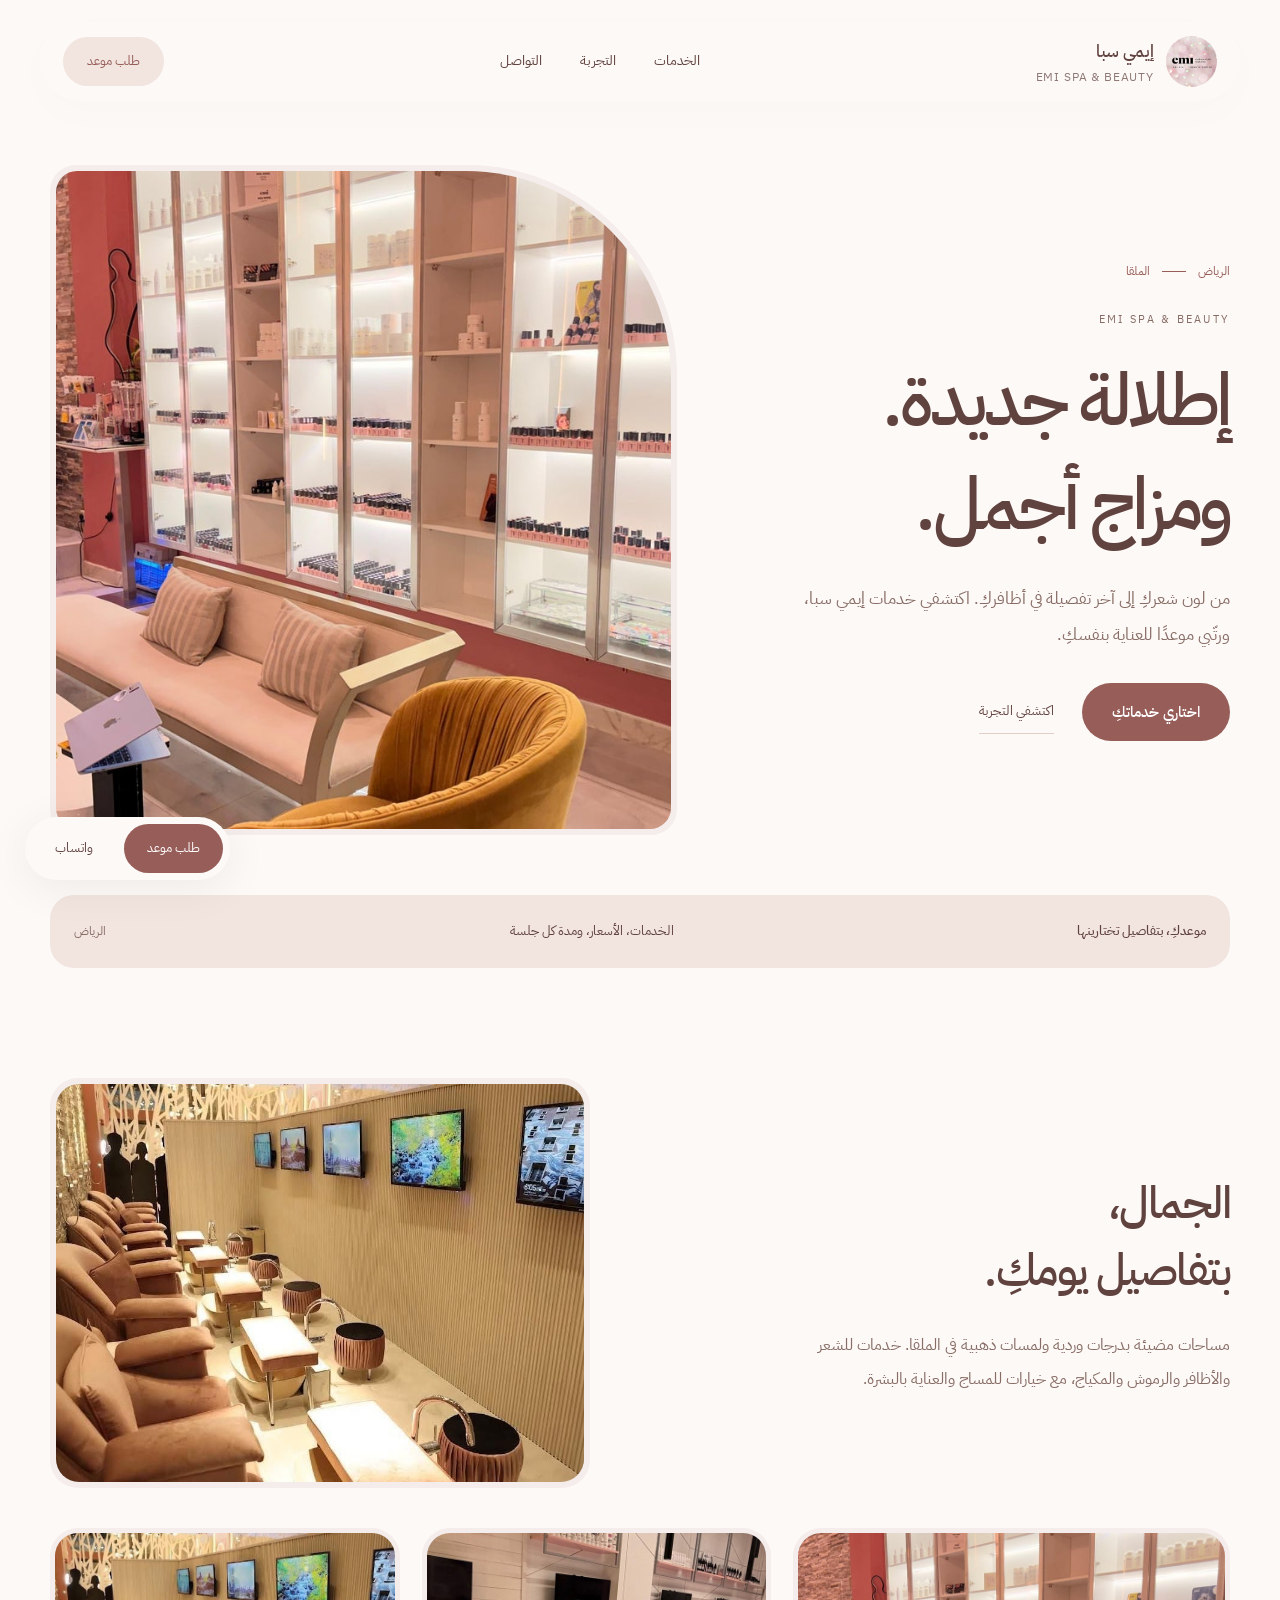
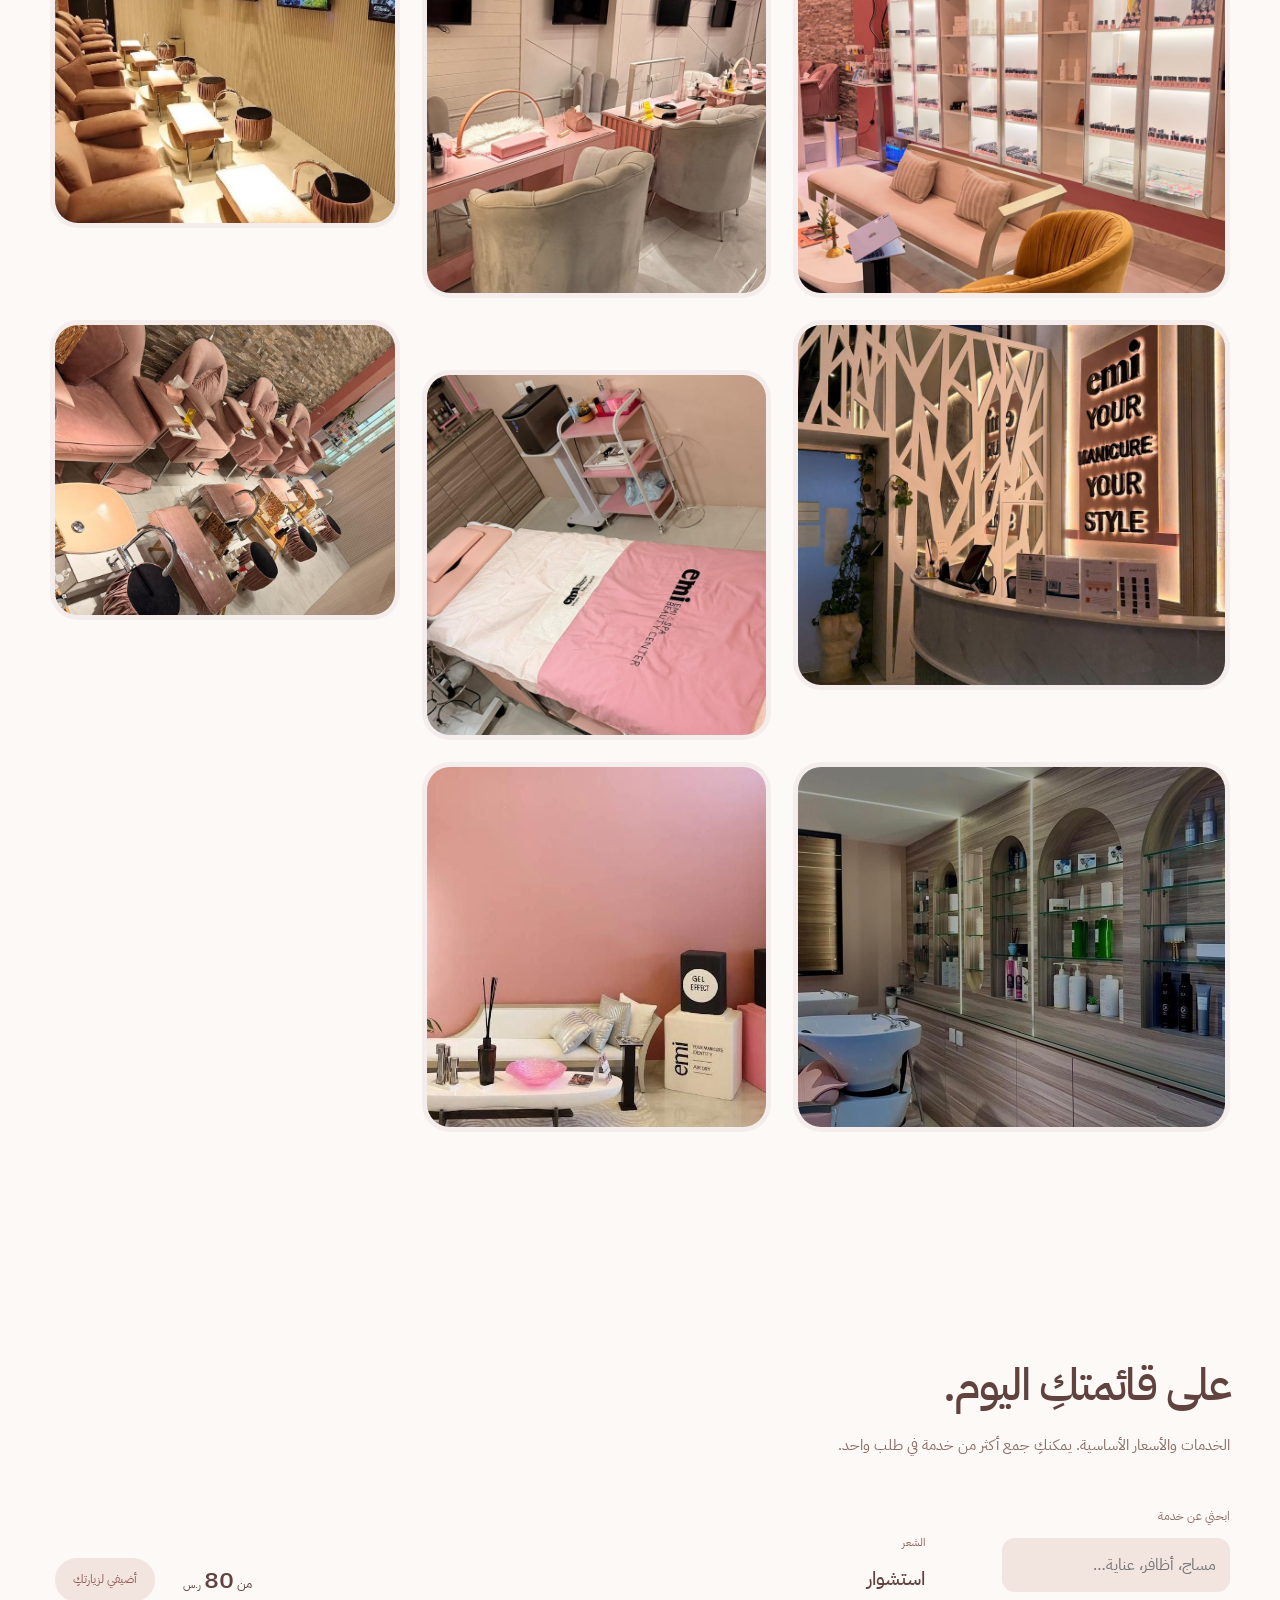
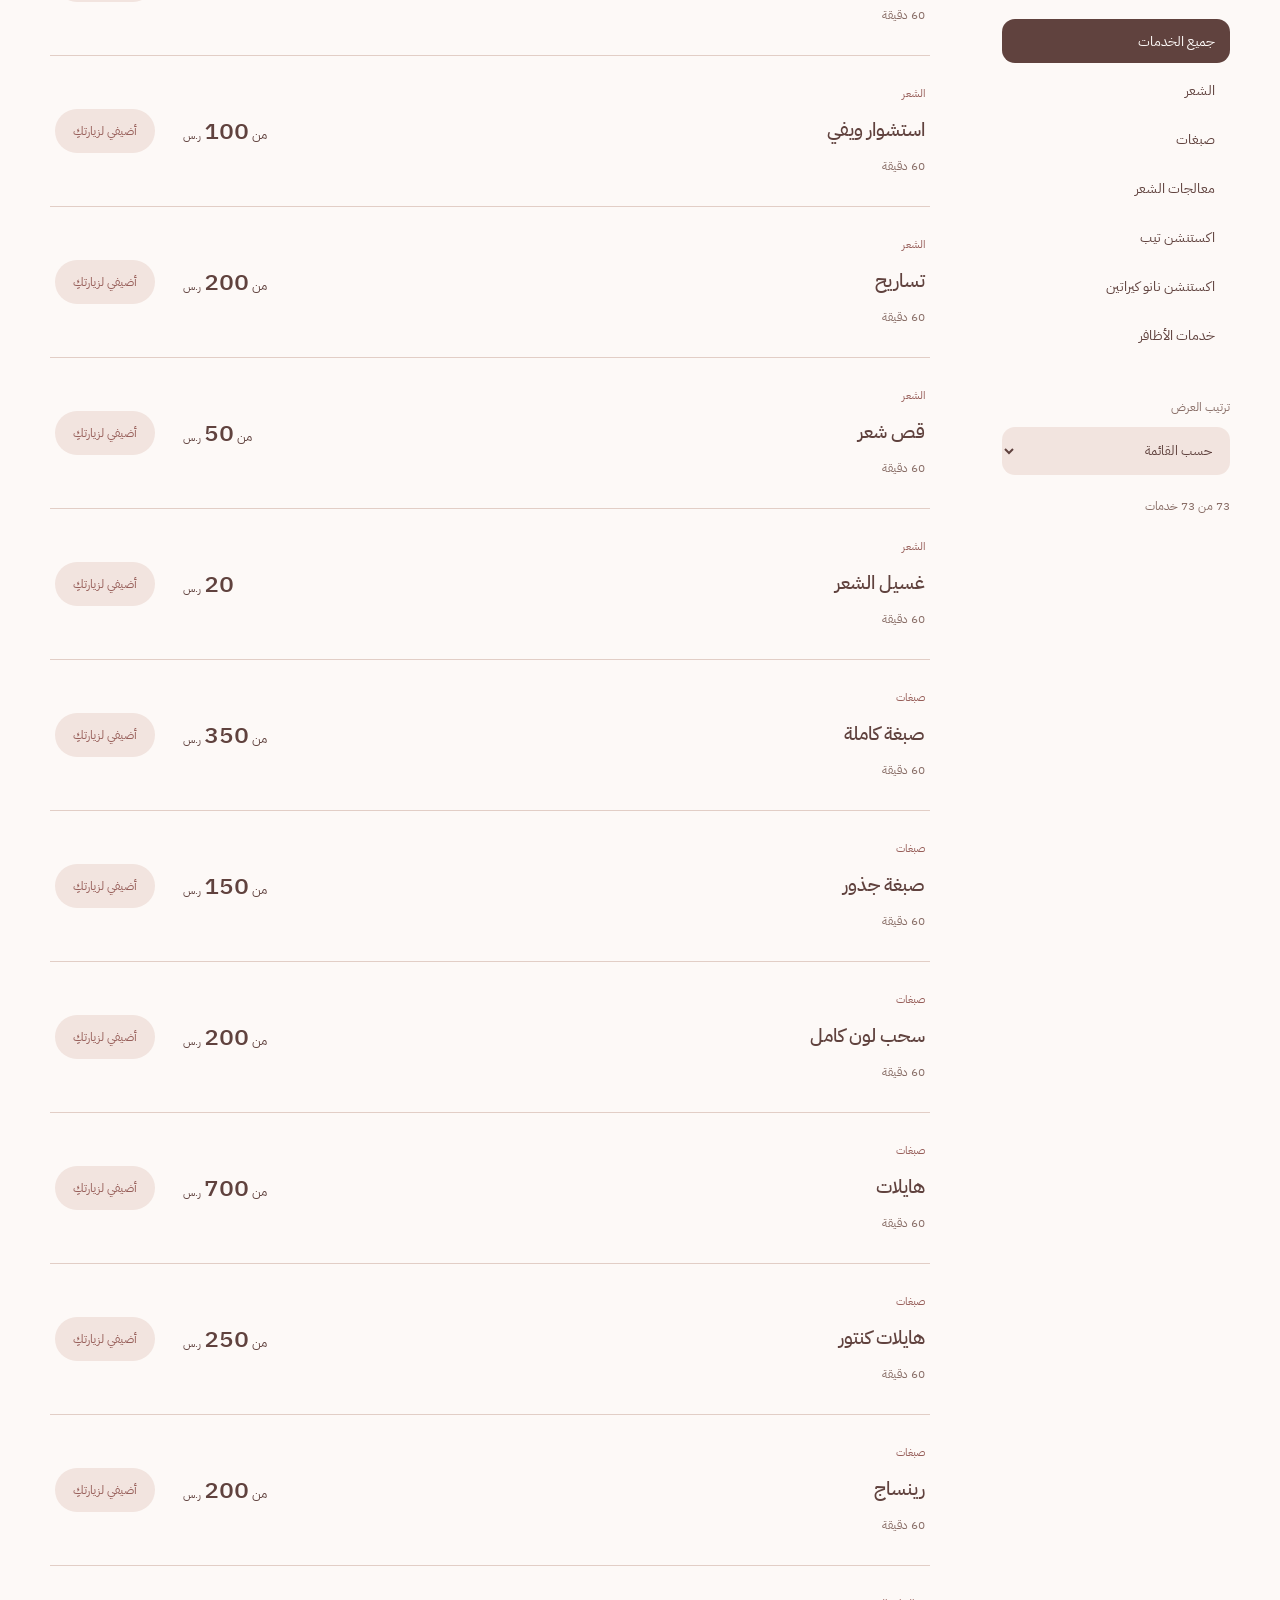
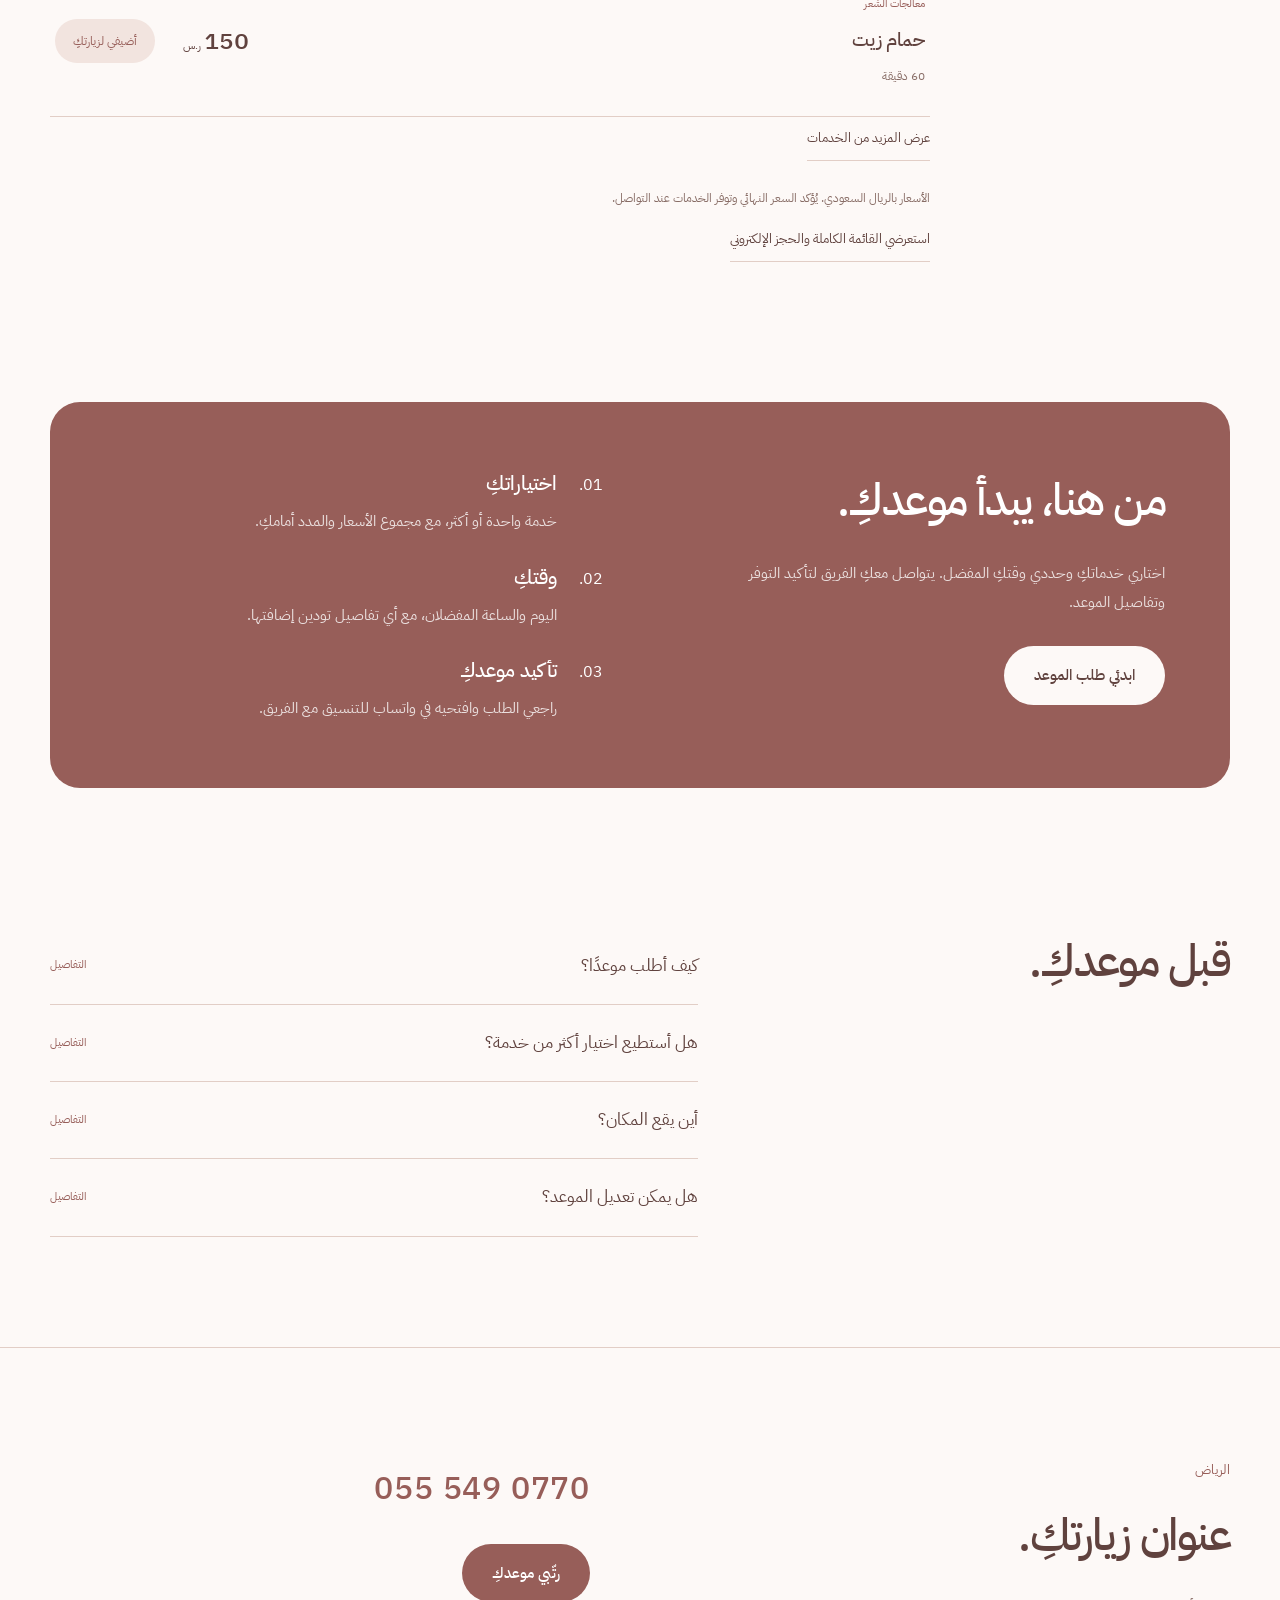
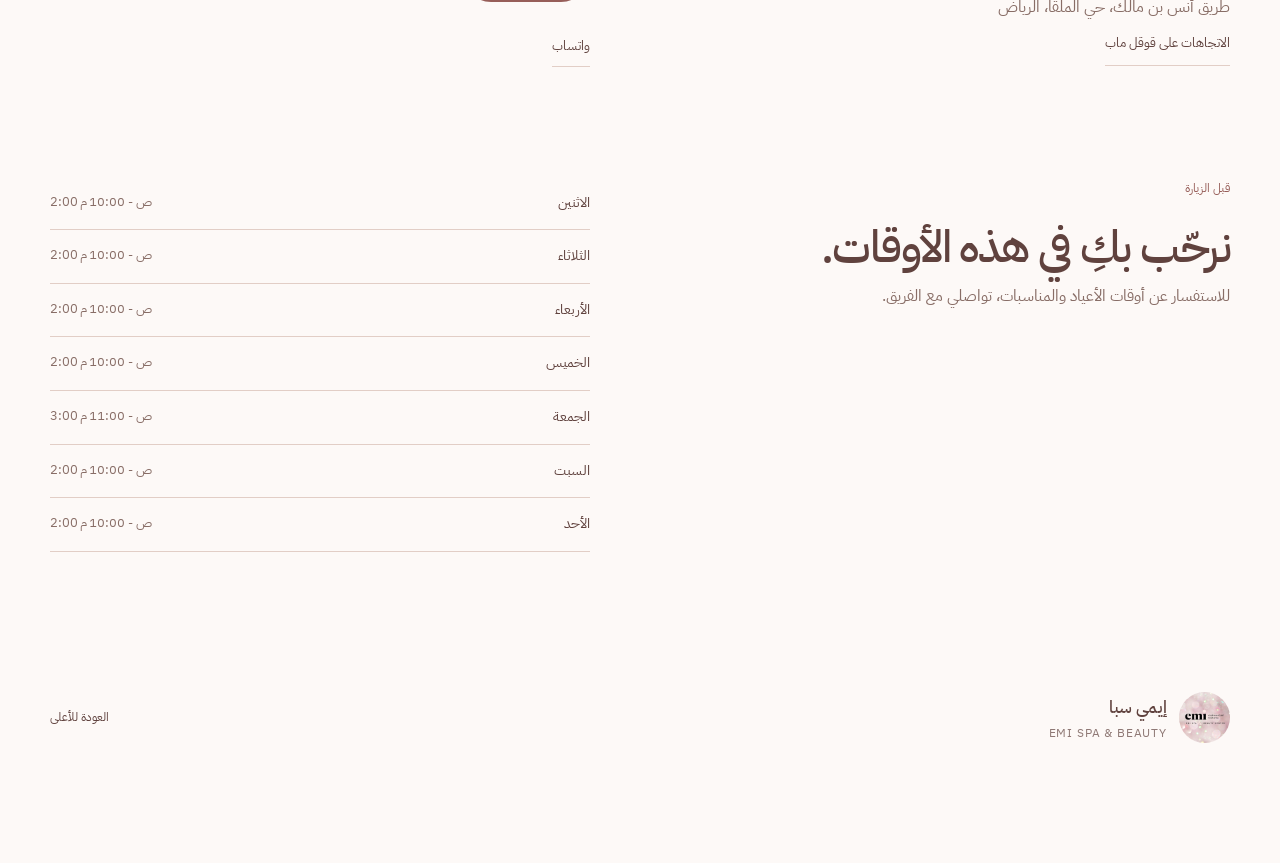
<file: emi-spa/index.html>
<!doctype html><html lang="ar" dir="rtl"><head><meta charset="utf-8"><meta name="viewport" content="width=device-width,initial-scale=1"><title>إيمي سبا | الرياض</title><meta name="description" content="من لون شعركِ إلى آخر تفصيلة في أظافركِ. اكتشفي خدمات إيمي سبا، ورتّبي موعدًا للعناية بنفسكِ."><meta name="robots" content="noindex,nofollow"><meta name="theme-color" content="#f9f9f7"><link rel="canonical" href="https://az212z.github.io/spa-collection-09/emi-spa/"><meta property="og:title" content="إيمي سبا"><meta property="og:description" content="من لون شعركِ إلى آخر تفصيلة في أظافركِ. اكتشفي خدمات إيمي سبا، ورتّبي موعدًا للعناية بنفسكِ."><meta property="og:image" content="https://az212z.github.io/spa-collection-09/emi-spa/assets/2.jpg"><meta property="og:url" content="https://az212z.github.io/spa-collection-09/emi-spa/"><link rel="preload" href="../shared/fonts/2.ttf" as="font" type="font/ttf" crossorigin><link rel="stylesheet" href="../shared/style.css"><script src="../shared/app.js" defer></script></head><body class="theme-emi" id="top"><a class="skip" href="#main">تجاوز إلى المحتوى</a><header class="site-header"><a class="brand" href="#top"><img class="brand-logo" src="assets/logo.jpg" alt="إيمي سبا" loading="lazy" decoding="async" ><span>إيمي سبا<small lang="en">EMI SPA &amp; BEAUTY</small></span></a><nav id="navigation" aria-label="القائمة الرئيسية"><a href="#services">الخدمات</a><a href="#experience">التجربة</a><a href="#visit">التواصل</a></nav><div class="header-actions"><button class="header-book" data-open-booking>طلب موعد</button><button id="menu-toggle" aria-expanded="false" aria-controls="navigation">القائمة</button></div></header><main id="main"><section class="hero" aria-label="إيمي سبا"><div class="hero-copy"><p class="location-line">الرياض <span></span> الملقا</p><span class="hero-signature" lang="en">EMI SPA &amp; BEAUTY</span><h1>إطلالة جديدة.<br>ومزاج أجمل.</h1><p class="intro">من لون شعركِ إلى آخر تفصيلة في أظافركِ. اكتشفي خدمات إيمي سبا، ورتّبي موعدًا للعناية بنفسكِ.</p><div class="hero-actions"><button class="primary" data-open-booking>اختاري خدماتكِ</button><a class="quiet-link" href="#experience">اكتشفي التجربة</a></div></div><figure class="hero-photo frame"><img class="" src="assets/2.jpg" alt="من تفاصيل إيمي سبا" loading="eager" decoding="async" fetchpriority=high></figure><figure class="hero-detail frame"><img class="" src="assets/1.jpg" alt="من أجواء إيمي سبا" loading="eager" decoding="async" fetchpriority=high><figcaption>EMI · AL MALQA</figcaption></figure><div class="hero-note"><span lang="en">EMI SPA & BEAUTY</span><p>موعد يجمع لمساتكِ المفضلة.</p></div></section><div class="welcome-strip"><p>موعدكِ، بتفاصيل تختارينها</p><a href="#services">الخدمات، الأسعار، ومدة كل جلسة</a><span>الرياض</span></div><section class="experience-section section" id="experience"><div class="experience-intro"><div><h2>الجمال،<br>بتفاصيل يومكِ.</h2><p>مساحات مضيئة بدرجات وردية ولمسات ذهبية في الملقا. خدمات للشعر والأظافر والرموش والمكياج، مع خيارات للمساج والعناية بالبشرة.</p></div><figure class="experience-cover frame"><img class="" src="assets/1.jpg" alt="أجواء إيمي سبا" loading="lazy" decoding="async" ></figure></div><div class="gallery" aria-label="صور إيمي سبا"><button class="gallery-photo frame" data-photo="2" aria-label="عرض الصورة 1"><img class="" src="assets/2.jpg" alt="تفاصيل إيمي سبا" loading="lazy" decoding="async" ><span>عرض الصورة</span></button><button class="gallery-photo frame" data-photo="0" aria-label="عرض الصورة 2"><img class="" src="assets/0.jpg" alt="تفاصيل إيمي سبا" loading="lazy" decoding="async" ><span>عرض الصورة</span></button><button class="gallery-photo frame" data-photo="1" aria-label="عرض الصورة 3"><img class="" src="assets/1.jpg" alt="تفاصيل إيمي سبا" loading="lazy" decoding="async" ><span>عرض الصورة</span></button><button class="gallery-photo frame" data-photo="3" aria-label="عرض الصورة 4"><img class="" src="assets/3.jpg" alt="تفاصيل إيمي سبا" loading="lazy" decoding="async" ><span>عرض الصورة</span></button><button class="gallery-photo frame" data-photo="4" aria-label="عرض الصورة 5"><img class="" src="assets/4.jpg" alt="تفاصيل إيمي سبا" loading="lazy" decoding="async" ><span>عرض الصورة</span></button><button class="gallery-photo frame" data-photo="5" aria-label="عرض الصورة 6"><img class="" src="assets/5.jpg" alt="تفاصيل إيمي سبا" loading="lazy" decoding="async" ><span>عرض الصورة</span></button><button class="gallery-photo frame" data-photo="6" aria-label="عرض الصورة 7"><img class="" src="assets/6.jpg" alt="تفاصيل إيمي سبا" loading="lazy" decoding="async" ><span>عرض الصورة</span></button><button class="gallery-photo frame" data-photo="7" aria-label="عرض الصورة 8"><img class="" src="assets/7.jpg" alt="تفاصيل إيمي سبا" loading="lazy" decoding="async" ><span>عرض الصورة</span></button></div></section><section class="section service-section" id="services"><div class="section-title"><h2>على قائمتكِ اليوم.</h2><p>الخدمات والأسعار الأساسية. يمكنكِ جمع أكثر من خدمة في طلب واحد.</p></div><div class="catalog"><aside class="catalog-tools"><label class="search-label" for="service-search">ابحثي عن خدمة<input type="search" id="service-search" placeholder="مساج، أظافر، عناية…" autocomplete="off"></label><div class="filters" aria-label="تصنيف الخدمات"><button data-filter="all" aria-pressed="true">جميع الخدمات</button><button data-filter="الشعر" aria-pressed="false">الشعر</button><button data-filter="صبغات" aria-pressed="false">صبغات</button><button data-filter="معالجات الشعر" aria-pressed="false">معالجات الشعر</button><button data-filter="اكستنشن تيب" aria-pressed="false">اكستنشن تيب</button><button data-filter="اكستنشن نانو كيراتين" aria-pressed="false">اكستنشن نانو كيراتين</button><button data-filter="خدمات الأظافر" aria-pressed="false">خدمات الأظافر</button><button data-filter="باقات" aria-pressed="false">باقات</button><button data-filter="شمع وفتلة" aria-pressed="false">شمع وفتلة</button><button data-filter="تنظيف بشرة" aria-pressed="false">تنظيف بشرة</button><button data-filter="رموش وحواجب" aria-pressed="false">رموش وحواجب</button><button data-filter="بكجات المكياج" aria-pressed="false">بكجات المكياج</button><button data-filter="مساج" aria-pressed="false">مساج</button><button data-filter="قسم الأطفال" aria-pressed="false">قسم الأطفال</button></div><label class="sort-label" for="service-sort">ترتيب العرض<select id="service-sort"><option value="default">حسب القائمة</option><option value="price">السعر: من الأقل</option><option value="duration">المدة: من الأقصر</option></select></label><p id="result-count" role="status"></p></aside><div class="catalog-results"><div class="services"><article class="service" data-category="الشعر" data-id="0"><div class="service-copy"><span class="category-label">الشعر</span><h3>استشوار</h3><p class="duration">60 دقيقة</p></div><div class="service-action"><p class="price">من <b>80</b> <small>ر.س</small></p><button class="add-service" data-add="0" aria-pressed="false" aria-label="إضافة استشوار">أضيفي لزيارتكِ</button></div></article><article class="service" data-category="الشعر" data-id="1"><div class="service-copy"><span class="category-label">الشعر</span><h3>استشوار ويفي</h3><p class="duration">60 دقيقة</p></div><div class="service-action"><p class="price">من <b>100</b> <small>ر.س</small></p><button class="add-service" data-add="1" aria-pressed="false" aria-label="إضافة استشوار ويفي">أضيفي لزيارتكِ</button></div></article><article class="service" data-category="الشعر" data-id="2"><div class="service-copy"><span class="category-label">الشعر</span><h3>تساريح</h3><p class="duration">60 دقيقة</p></div><div class="service-action"><p class="price">من <b>200</b> <small>ر.س</small></p><button class="add-service" data-add="2" aria-pressed="false" aria-label="إضافة تساريح">أضيفي لزيارتكِ</button></div></article><article class="service" data-category="الشعر" data-id="3"><div class="service-copy"><span class="category-label">الشعر</span><h3>قص شعر</h3><p class="duration">60 دقيقة</p></div><div class="service-action"><p class="price">من <b>50</b> <small>ر.س</small></p><button class="add-service" data-add="3" aria-pressed="false" aria-label="إضافة قص شعر">أضيفي لزيارتكِ</button></div></article><article class="service" data-category="الشعر" data-id="4"><div class="service-copy"><span class="category-label">الشعر</span><h3>غسيل الشعر</h3><p class="duration">60 دقيقة</p></div><div class="service-action"><p class="price"><b>20</b> <small>ر.س</small></p><button class="add-service" data-add="4" aria-pressed="false" aria-label="إضافة غسيل الشعر">أضيفي لزيارتكِ</button></div></article><article class="service" data-category="صبغات" data-id="5"><div class="service-copy"><span class="category-label">صبغات</span><h3>صبغة كاملة</h3><p class="duration">60 دقيقة</p></div><div class="service-action"><p class="price">من <b>350</b> <small>ر.س</small></p><button class="add-service" data-add="5" aria-pressed="false" aria-label="إضافة صبغة كاملة">أضيفي لزيارتكِ</button></div></article><article class="service" data-category="صبغات" data-id="6"><div class="service-copy"><span class="category-label">صبغات</span><h3>صبغة جذور</h3><p class="duration">60 دقيقة</p></div><div class="service-action"><p class="price">من <b>150</b> <small>ر.س</small></p><button class="add-service" data-add="6" aria-pressed="false" aria-label="إضافة صبغة جذور">أضيفي لزيارتكِ</button></div></article><article class="service" data-category="صبغات" data-id="7"><div class="service-copy"><span class="category-label">صبغات</span><h3>سحب لون كامل</h3><p class="duration">60 دقيقة</p></div><div class="service-action"><p class="price">من <b>200</b> <small>ر.س</small></p><button class="add-service" data-add="7" aria-pressed="false" aria-label="إضافة سحب لون كامل">أضيفي لزيارتكِ</button></div></article><article class="service" data-category="صبغات" data-id="8"><div class="service-copy"><span class="category-label">صبغات</span><h3>هايلات</h3><p class="duration">60 دقيقة</p></div><div class="service-action"><p class="price">من <b>700</b> <small>ر.س</small></p><button class="add-service" data-add="8" aria-pressed="false" aria-label="إضافة هايلات">أضيفي لزيارتكِ</button></div></article><article class="service" data-category="صبغات" data-id="9"><div class="service-copy"><span class="category-label">صبغات</span><h3>هايلات كنتور</h3><p class="duration">60 دقيقة</p></div><div class="service-action"><p class="price">من <b>250</b> <small>ر.س</small></p><button class="add-service" data-add="9" aria-pressed="false" aria-label="إضافة هايلات كنتور">أضيفي لزيارتكِ</button></div></article><article class="service" data-category="صبغات" data-id="10"><div class="service-copy"><span class="category-label">صبغات</span><h3>رينساج</h3><p class="duration">60 دقيقة</p></div><div class="service-action"><p class="price">من <b>200</b> <small>ر.س</small></p><button class="add-service" data-add="10" aria-pressed="false" aria-label="إضافة رينساج">أضيفي لزيارتكِ</button></div></article><article class="service" data-category="معالجات الشعر" data-id="11"><div class="service-copy"><span class="category-label">معالجات الشعر</span><h3>حمام زيت</h3><p class="duration">60 دقيقة</p></div><div class="service-action"><p class="price"><b>150</b> <small>ر.س</small></p><button class="add-service" data-add="11" aria-pressed="false" aria-label="إضافة حمام زيت">أضيفي لزيارتكِ</button></div></article><article class="service" data-category="معالجات الشعر" data-id="12"><div class="service-copy"><span class="category-label">معالجات الشعر</span><h3>ديرما علاج تساقط الشعر</h3><p class="duration">60 دقيقة</p></div><div class="service-action"><p class="price"><b>250</b> <small>ر.س</small></p><button class="add-service" data-add="12" aria-pressed="false" aria-label="إضافة ديرما علاج تساقط الشعر">أضيفي لزيارتكِ</button></div></article><article class="service" data-category="معالجات الشعر" data-id="13"><div class="service-copy"><span class="category-label">معالجات الشعر</span><h3>الإبر لتغذية فروة الرأس</h3><p class="duration">60 دقيقة</p></div><div class="service-action"><p class="price">من <b>300</b> <small>ر.س</small></p><button class="add-service" data-add="13" aria-pressed="false" aria-label="إضافة الإبر لتغذية فروة الرأس">أضيفي لزيارتكِ</button></div></article><article class="service" data-category="معالجات الشعر" data-id="14"><div class="service-copy"><span class="category-label">معالجات الشعر</span><h3>ترندي لشعر المتهالك</h3><p class="duration">60 دقيقة</p></div><div class="service-action"><p class="price">من <b>300</b> <small>ر.س</small></p><button class="add-service" data-add="14" aria-pressed="false" aria-label="إضافة ترندي لشعر المتهالك">أضيفي لزيارتكِ</button></div></article><article class="service" data-category="معالجات الشعر" data-id="15"><div class="service-copy"><span class="category-label">معالجات الشعر</span><h3>تقشير فروة الرأس</h3><p class="duration">60 دقيقة</p></div><div class="service-action"><p class="price">من <b>200</b> <small>ر.س</small></p><button class="add-service" data-add="15" aria-pressed="false" aria-label="إضافة تقشير فروة الرأس">أضيفي لزيارتكِ</button></div></article><article class="service" data-category="معالجات الشعر" data-id="16"><div class="service-copy"><span class="category-label">معالجات الشعر</span><h3>غرفة هيد سبا VIP</h3><p class="duration">60 دقيقة</p></div><div class="service-action"><p class="price"><b>120</b> <small>ر.س</small></p><button class="add-service" data-add="16" aria-pressed="false" aria-label="إضافة غرفة هيد سبا VIP">أضيفي لزيارتكِ</button></div></article><article class="service" data-category="معالجات الشعر" data-id="17"><div class="service-copy"><span class="category-label">معالجات الشعر</span><h3>بروتين الشعر</h3><p class="duration">60 دقيقة</p></div><div class="service-action"><p class="price">من <b>715</b> <small>ر.س</small></p><button class="add-service" data-add="17" aria-pressed="false" aria-label="إضافة بروتين الشعر">أضيفي لزيارتكِ</button></div></article><article class="service" data-category="معالجات الشعر" data-id="18"><div class="service-copy"><span class="category-label">معالجات الشعر</span><h3>يوتكس للشعر</h3><p class="duration">60 دقيقة</p></div><div class="service-action"><p class="price">من <b>500</b> <small>ر.س</small></p><button class="add-service" data-add="18" aria-pressed="false" aria-label="إضافة يوتكس للشعر">أضيفي لزيارتكِ</button></div></article><article class="service" data-category="اكستنشن تيب" data-id="19"><div class="service-copy"><span class="category-label">اكستنشن تيب</span><h3>تركيب</h3><p class="duration">60 دقيقة</p></div><div class="service-action"><p class="price">من <b>5</b> <small>ر.س</small></p><button class="add-service" data-add="19" aria-pressed="false" aria-label="إضافة تركيب">أضيفي لزيارتكِ</button></div></article><article class="service" data-category="اكستنشن تيب" data-id="20"><div class="service-copy"><span class="category-label">اكستنشن تيب</span><h3>صيانة</h3><p class="duration">60 دقيقة</p></div><div class="service-action"><p class="price">من <b>5</b> <small>ر.س</small></p><button class="add-service" data-add="20" aria-pressed="false" aria-label="إضافة صيانة">أضيفي لزيارتكِ</button></div></article><article class="service" data-category="اكستنشن تيب" data-id="21"><div class="service-copy"><span class="category-label">اكستنشن تيب</span><h3>فك</h3><p class="duration">60 دقيقة</p></div><div class="service-action"><p class="price">من <b>5</b> <small>ر.س</small></p><button class="add-service" data-add="21" aria-pressed="false" aria-label="إضافة فك">أضيفي لزيارتكِ</button></div></article><article class="service" data-category="اكستنشن تيب" data-id="22"><div class="service-copy"><span class="category-label">اكستنشن تيب</span><h3>فك · صيانة · تركيب</h3><p class="duration">60 دقيقة</p></div><div class="service-action"><p class="price"><b>13</b> <small>ر.س</small></p><button class="add-service" data-add="22" aria-pressed="false" aria-label="إضافة فك · صيانة · تركيب">أضيفي لزيارتكِ</button></div></article><article class="service" data-category="اكستنشن نانو كيراتين" data-id="23"><div class="service-copy"><span class="category-label">اكستنشن نانو كيراتين</span><h3>تركيب</h3><p class="duration">60 دقيقة</p></div><div class="service-action"><p class="price">من <b>500</b> <small>ر.س</small></p><button class="add-service" data-add="23" aria-pressed="false" aria-label="إضافة تركيب">أضيفي لزيارتكِ</button></div></article><article class="service" data-category="اكستنشن نانو كيراتين" data-id="24"><div class="service-copy"><span class="category-label">اكستنشن نانو كيراتين</span><h3>صيانة</h3><p class="duration">60 دقيقة</p></div><div class="service-action"><p class="price">من <b>450</b> <small>ر.س</small></p><button class="add-service" data-add="24" aria-pressed="false" aria-label="إضافة صيانة">أضيفي لزيارتكِ</button></div></article><article class="service" data-category="اكستنشن نانو كيراتين" data-id="25"><div class="service-copy"><span class="category-label">اكستنشن نانو كيراتين</span><h3>فك</h3><p class="duration">60 دقيقة</p></div><div class="service-action"><p class="price">من <b>450</b> <small>ر.س</small></p><button class="add-service" data-add="25" aria-pressed="false" aria-label="إضافة فك">أضيفي لزيارتكِ</button></div></article><article class="service" data-category="خدمات الأظافر" data-id="26"><div class="service-copy"><span class="category-label">خدمات الأظافر</span><h3>ماسك البرافين</h3><p class="duration">60 دقيقة</p></div><div class="service-action"><p class="price"><b>28.75</b> <small>ر.س</small></p><button class="add-service" data-add="26" aria-pressed="false" aria-label="إضافة ماسك البرافين">أضيفي لزيارتكِ</button></div></article><article class="service" data-category="خدمات الأظافر" data-id="27"><div class="service-copy"><span class="category-label">خدمات الأظافر</span><h3>ماسك الكولاجين</h3><p class="duration">60 دقيقة</p></div><div class="service-action"><p class="price"><b>47.15</b> <small>ر.س</small></p><button class="add-service" data-add="27" aria-pressed="false" aria-label="إضافة ماسك الكولاجين">أضيفي لزيارتكِ</button></div></article><article class="service" data-category="خدمات الأظافر" data-id="28"><div class="service-copy"><span class="category-label">خدمات الأظافر</span><h3>مساج الشمع</h3><p class="duration">60 دقيقة</p></div><div class="service-action"><p class="price"><b>11.5</b> <small>ر.س</small></p><button class="add-service" data-add="28" aria-pressed="false" aria-label="إضافة مساج الشمع">أضيفي لزيارتكِ</button></div></article><article class="service" data-category="خدمات الأظافر" data-id="29"><div class="service-copy"><span class="category-label">خدمات الأظافر</span><h3>معالجات الأظافر</h3><p class="duration">60 دقيقة</p></div><div class="service-action"><p class="price"><b>92</b> <small>ر.س</small></p><button class="add-service" data-add="29" aria-pressed="false" aria-label="إضافة معالجات الأظافر">أضيفي لزيارتكِ</button></div></article><article class="service" data-category="خدمات الأظافر" data-id="30"><div class="service-copy"><span class="category-label">خدمات الأظافر</span><h3>منعم القدم</h3><p class="duration">60 دقيقة</p></div><div class="service-action"><p class="price"><b>17.25</b> <small>ر.س</small></p><button class="add-service" data-add="30" aria-pressed="false" aria-label="إضافة منعم القدم">أضيفي لزيارتكِ</button></div></article><article class="service" data-category="خدمات الأظافر" data-id="31"><div class="service-copy"><span class="category-label">خدمات الأظافر</span><h3>إزالة الجلد الميت</h3><p class="duration">60 دقيقة</p></div><div class="service-action"><p class="price"><b>80.5</b> <small>ر.س</small></p><button class="add-service" data-add="31" aria-pressed="false" aria-label="إضافة إزالة الجلد الميت">أضيفي لزيارتكِ</button></div></article><article class="service" data-category="خدمات الأظافر" data-id="32"><div class="service-copy"><span class="category-label">خدمات الأظافر</span><h3>طلاء أظافر</h3><p class="duration">60 دقيقة</p></div><div class="service-action"><p class="price"><b>34.5</b> <small>ر.س</small></p><button class="add-service" data-add="32" aria-pressed="false" aria-label="إضافة طلاء أظافر">أضيفي لزيارتكِ</button></div></article><article class="service" data-category="خدمات الأظافر" data-id="33"><div class="service-copy"><span class="category-label">خدمات الأظافر</span><h3>بياب</h3><p class="duration">60 دقيقة</p></div><div class="service-action"><p class="price"><b>258.75</b> <small>ر.س</small></p><button class="add-service" data-add="33" aria-pressed="false" aria-label="إضافة بياب">أضيفي لزيارتكِ</button></div></article><article class="service" data-category="خدمات الأظافر" data-id="34"><div class="service-copy"><span class="category-label">خدمات الأظافر</span><h3>طلاء جل</h3><p class="duration">60 دقيقة</p></div><div class="service-action"><p class="price"><b>74.75</b> <small>ر.س</small></p><button class="add-service" data-add="34" aria-pressed="false" aria-label="إضافة طلاء جل">أضيفي لزيارتكِ</button></div></article><article class="service" data-category="خدمات الأظافر" data-id="35"><div class="service-copy"><span class="category-label">خدمات الأظافر</span><h3>جل اكستنشن</h3><p class="duration">60 دقيقة</p></div><div class="service-action"><p class="price"><b>575</b> <small>ر.س</small></p><button class="add-service" data-add="35" aria-pressed="false" aria-label="إضافة جل اكستنشن">أضيفي لزيارتكِ</button></div></article><article class="service" data-category="خدمات الأظافر" data-id="36"><div class="service-copy"><span class="category-label">خدمات الأظافر</span><h3>أكريجل اكستنشن</h3><p class="duration">60 دقيقة</p></div><div class="service-action"><p class="price"><b>575</b> <small>ر.س</small></p><button class="add-service" data-add="36" aria-pressed="false" aria-label="إضافة أكريجل اكستنشن">أضيفي لزيارتكِ</button></div></article><article class="service" data-category="خدمات الأظافر" data-id="37"><div class="service-copy"><span class="category-label">خدمات الأظافر</span><h3>فايبر جلاس</h3><p class="duration">60 دقيقة</p></div><div class="service-action"><p class="price"><b>690</b> <small>ر.س</small></p><button class="add-service" data-add="37" aria-pressed="false" aria-label="إضافة فايبر جلاس">أضيفي لزيارتكِ</button></div></article><article class="service" data-category="باقات" data-id="38"><div class="service-copy"><span class="category-label">باقات</span><h3>الباقة الألماسية للقدم</h3><p class="duration">60 دقيقة</p></div><div class="service-action"><p class="price"><b>373.75</b> <small>ر.س</small></p><button class="add-service" data-add="38" aria-pressed="false" aria-label="إضافة الباقة الألماسية للقدم">أضيفي لزيارتكِ</button></div></article><article class="service" data-category="باقات" data-id="39"><div class="service-copy"><span class="category-label">باقات</span><h3>الباقة الألماسية لليد</h3><p class="duration">60 دقيقة</p></div><div class="service-action"><p class="price"><b>276</b> <small>ر.س</small></p><button class="add-service" data-add="39" aria-pressed="false" aria-label="إضافة الباقة الألماسية لليد">أضيفي لزيارتكِ</button></div></article><article class="service" data-category="باقات" data-id="40"><div class="service-copy"><span class="category-label">باقات</span><h3>الباقة الذهبية للقدم</h3><p class="duration">60 دقيقة</p></div><div class="service-action"><p class="price"><b>253</b> <small>ر.س</small></p><button class="add-service" data-add="40" aria-pressed="false" aria-label="إضافة الباقة الذهبية للقدم">أضيفي لزيارتكِ</button></div></article><article class="service" data-category="باقات" data-id="41"><div class="service-copy"><span class="category-label">باقات</span><h3>الباقة الذهبية لليد</h3><p class="duration">60 دقيقة</p></div><div class="service-action"><p class="price"><b>224.25</b> <small>ر.س</small></p><button class="add-service" data-add="41" aria-pressed="false" aria-label="إضافة الباقة الذهبية لليد">أضيفي لزيارتكِ</button></div></article><article class="service" data-category="باقات" data-id="42"><div class="service-copy"><span class="category-label">باقات</span><h3>الباقة الفضية للقدم</h3><p class="duration">60 دقيقة</p></div><div class="service-action"><p class="price"><b>130</b> <small>ر.س</small></p><button class="add-service" data-add="42" aria-pressed="false" aria-label="إضافة الباقة الفضية للقدم">أضيفي لزيارتكِ</button></div></article><article class="service" data-category="باقات" data-id="43"><div class="service-copy"><span class="category-label">باقات</span><h3>الباقة الفضية لليد</h3><p class="duration">60 دقيقة</p></div><div class="service-action"><p class="price"><b>95</b> <small>ر.س</small></p><button class="add-service" data-add="43" aria-pressed="false" aria-label="إضافة الباقة الفضية لليد">أضيفي لزيارتكِ</button></div></article><article class="service" data-category="باقات" data-id="44"><div class="service-copy"><span class="category-label">باقات</span><h3>باقة المساح الشمعي للقدم</h3><p class="duration">60 دقيقة</p></div><div class="service-action"><p class="price"><b>161</b> <small>ر.س</small></p><button class="add-service" data-add="44" aria-pressed="false" aria-label="إضافة باقة المساح الشمعي للقدم">أضيفي لزيارتكِ</button></div></article><article class="service" data-category="باقات" data-id="45"><div class="service-copy"><span class="category-label">باقات</span><h3>باقة المساح الشمعي لليد</h3><p class="duration">60 دقيقة</p></div><div class="service-action"><p class="price"><b>138</b> <small>ر.س</small></p><button class="add-service" data-add="45" aria-pressed="false" aria-label="إضافة باقة المساح الشمعي لليد">أضيفي لزيارتكِ</button></div></article><article class="service" data-category="شمع وفتلة" data-id="46"><div class="service-copy"><span class="category-label">شمع وفتلة</span><h3>وجه</h3><p class="duration">60 دقيقة</p></div><div class="service-action"><p class="price"><b>50</b> <small>ر.س</small></p><button class="add-service" data-add="46" aria-pressed="false" aria-label="إضافة وجه">أضيفي لزيارتكِ</button></div></article><article class="service" data-category="شمع وفتلة" data-id="47"><div class="service-copy"><span class="category-label">شمع وفتلة</span><h3>حواجب</h3><p class="duration">60 دقيقة</p></div><div class="service-action"><p class="price"><b>30</b> <small>ر.س</small></p><button class="add-service" data-add="47" aria-pressed="false" aria-label="إضافة حواجب">أضيفي لزيارتكِ</button></div></article><article class="service" data-category="شمع وفتلة" data-id="48"><div class="service-copy"><span class="category-label">شمع وفتلة</span><h3>شنب</h3><p class="duration">60 دقيقة</p></div><div class="service-action"><p class="price"><b>30</b> <small>ر.س</small></p><button class="add-service" data-add="48" aria-pressed="false" aria-label="إضافة شنب">أضيفي لزيارتكِ</button></div></article><article class="service" data-category="شمع وفتلة" data-id="49"><div class="service-copy"><span class="category-label">شمع وفتلة</span><h3>يدين كامل</h3><p class="duration">60 دقيقة</p></div><div class="service-action"><p class="price"><b>70</b> <small>ر.س</small></p><button class="add-service" data-add="49" aria-pressed="false" aria-label="إضافة يدين كامل">أضيفي لزيارتكِ</button></div></article><article class="service" data-category="شمع وفتلة" data-id="50"><div class="service-copy"><span class="category-label">شمع وفتلة</span><h3>نص يد</h3><p class="duration">60 دقيقة</p></div><div class="service-action"><p class="price"><b>40</b> <small>ر.س</small></p><button class="add-service" data-add="50" aria-pressed="false" aria-label="إضافة نص يد">أضيفي لزيارتكِ</button></div></article><article class="service" data-category="شمع وفتلة" data-id="51"><div class="service-copy"><span class="category-label">شمع وفتلة</span><h3>فتلة وجه</h3><p class="duration">60 دقيقة</p></div><div class="service-action"><p class="price"><b>50</b> <small>ر.س</small></p><button class="add-service" data-add="51" aria-pressed="false" aria-label="إضافة فتلة وجه">أضيفي لزيارتكِ</button></div></article><article class="service" data-category="شمع وفتلة" data-id="52"><div class="service-copy"><span class="category-label">شمع وفتلة</span><h3>فتلة شنب</h3><p class="duration">60 دقيقة</p></div><div class="service-action"><p class="price"><b>30</b> <small>ر.س</small></p><button class="add-service" data-add="52" aria-pressed="false" aria-label="إضافة فتلة شنب">أضيفي لزيارتكِ</button></div></article><article class="service" data-category="تنظيف بشرة" data-id="53"><div class="service-copy"><span class="category-label">تنظيف بشرة</span><h3>تنظيف بشرة كلاسيكي</h3><p class="duration">60 دقيقة</p></div><div class="service-action"><p class="price"><b>115</b> <small>ر.س</small></p><button class="add-service" data-add="53" aria-pressed="false" aria-label="إضافة تنظيف بشرة كلاسيكي">أضيفي لزيارتكِ</button></div></article><article class="service" data-category="تنظيف بشرة" data-id="54"><div class="service-copy"><span class="category-label">تنظيف بشرة</span><h3>باقة النضارة المتكاملة</h3><p class="duration">60 دقيقة</p></div><div class="service-action"><p class="price"><b>200</b> <small>ر.س</small></p><button class="add-service" data-add="54" aria-pressed="false" aria-label="إضافة باقة النضارة المتكاملة">أضيفي لزيارتكِ</button></div></article><article class="service" data-category="تنظيف بشرة" data-id="55"><div class="service-copy"><span class="category-label">تنظيف بشرة</span><h3>باقة اللمسة الماسية</h3><p class="duration">60 دقيقة</p></div><div class="service-action"><p class="price"><b>300</b> <small>ر.س</small></p><button class="add-service" data-add="55" aria-pressed="false" aria-label="إضافة باقة اللمسة الماسية">أضيفي لزيارتكِ</button></div></article><article class="service" data-category="رموش وحواجب" data-id="56"><div class="service-copy"><span class="category-label">رموش وحواجب</span><h3>رموش يومية</h3><p class="duration">30 دقيقة</p></div><div class="service-action"><p class="price"><b>50</b> <small>ر.س</small></p><button class="add-service" data-add="56" aria-pressed="false" aria-label="إضافة رموش يومية">أضيفي لزيارتكِ</button></div></article><article class="service" data-category="رموش وحواجب" data-id="57"><div class="service-copy"><span class="category-label">رموش وحواجب</span><h3>رموش أسبوعية</h3><p class="duration">60 دقيقة</p></div><div class="service-action"><p class="price"><b>170</b> <small>ر.س</small></p><button class="add-service" data-add="57" aria-pressed="false" aria-label="إضافة رموش أسبوعية">أضيفي لزيارتكِ</button></div></article><article class="service" data-category="رموش وحواجب" data-id="58"><div class="service-copy"><span class="category-label">رموش وحواجب</span><h3>رموش طرف</h3><p class="duration">60 دقيقة</p></div><div class="service-action"><p class="price"><b>200</b> <small>ر.س</small></p><button class="add-service" data-add="58" aria-pressed="false" aria-label="إضافة رموش طرف">أضيفي لزيارتكِ</button></div></article><article class="service" data-category="رموش وحواجب" data-id="59"><div class="service-copy"><span class="category-label">رموش وحواجب</span><h3>كلاسيك</h3><p class="duration">120 دقيقة</p></div><div class="service-action"><p class="price"><b>295</b> <small>ر.س</small></p><button class="add-service" data-add="59" aria-pressed="false" aria-label="إضافة كلاسيك">أضيفي لزيارتكِ</button></div></article><article class="service" data-category="رموش وحواجب" data-id="60"><div class="service-copy"><span class="category-label">رموش وحواجب</span><h3>فوليوم</h3><p class="duration">120 دقيقة</p></div><div class="service-action"><p class="price"><b>390</b> <small>ر.س</small></p><button class="add-service" data-add="60" aria-pressed="false" aria-label="إضافة فوليوم">أضيفي لزيارتكِ</button></div></article><article class="service" data-category="رموش وحواجب" data-id="61"><div class="service-copy"><span class="category-label">رموش وحواجب</span><h3>روسي</h3><p class="duration">120 دقيقة</p></div><div class="service-action"><p class="price"><b>310</b> <small>ر.س</small></p><button class="add-service" data-add="61" aria-pressed="false" aria-label="إضافة روسي">أضيفي لزيارتكِ</button></div></article><article class="service" data-category="رموش وحواجب" data-id="62"><div class="service-copy"><span class="category-label">رموش وحواجب</span><h3>إعادة تعبئة</h3><p class="duration">60 دقيقة</p></div><div class="service-action"><p class="price">من <b>200</b> <small>ر.س</small></p><button class="add-service" data-add="62" aria-pressed="false" aria-label="إضافة إعادة تعبئة">أضيفي لزيارتكِ</button></div></article><article class="service" data-category="رموش وحواجب" data-id="63"><div class="service-copy"><span class="category-label">رموش وحواجب</span><h3>إزالة</h3><p class="duration">30 دقيقة</p></div><div class="service-action"><p class="price"><b>120</b> <small>ر.س</small></p><button class="add-service" data-add="63" aria-pressed="false" aria-label="إضافة إزالة">أضيفي لزيارتكِ</button></div></article><article class="service" data-category="رموش وحواجب" data-id="64"><div class="service-copy"><span class="category-label">رموش وحواجب</span><h3>صبغة رموش أو حواجب</h3><p class="duration">30 دقيقة</p></div><div class="service-action"><p class="price"><b>20</b> <small>ر.س</small></p><button class="add-service" data-add="64" aria-pressed="false" aria-label="إضافة صبغة رموش أو حواجب">أضيفي لزيارتكِ</button></div></article><article class="service" data-category="بكجات المكياج" data-id="65"><div class="service-copy"><span class="category-label">بكجات المكياج</span><h3>بكج سهرة</h3><p class="duration">60 دقيقة</p></div><div class="service-action"><p class="price">من <b>790</b> <small>ر.س</small></p><button class="add-service" data-add="65" aria-pressed="false" aria-label="إضافة بكج سهرة">أضيفي لزيارتكِ</button></div></article><article class="service" data-category="بكجات المكياج" data-id="66"><div class="service-copy"><span class="category-label">بكجات المكياج</span><h3>بكج شبكة</h3><p class="duration">60 دقيقة</p></div><div class="service-action"><p class="price">من <b>850</b> <small>ر.س</small></p><button class="add-service" data-add="66" aria-pressed="false" aria-label="إضافة بكج شبكة">أضيفي لزيارتكِ</button></div></article><article class="service" data-category="بكجات المكياج" data-id="67"><div class="service-copy"><span class="category-label">بكجات المكياج</span><h3>بكج العروسة</h3><p class="duration">60 دقيقة</p></div><div class="service-action"><p class="price">من <b>2100</b> <small>ر.س</small></p><button class="add-service" data-add="67" aria-pressed="false" aria-label="إضافة بكج العروسة">أضيفي لزيارتكِ</button></div></article><article class="service" data-category="مساج" data-id="68"><div class="service-copy"><span class="category-label">مساج</span><h3>مساج استرخاء كامل الجسم</h3><p class="duration">60–90 دقيقة</p></div><div class="service-action"><p class="price">من <b>275</b> <small>ر.س</small></p><button class="add-service" data-add="68" aria-pressed="false" aria-label="إضافة مساج استرخاء كامل الجسم">أضيفي لزيارتكِ</button></div></article><article class="service" data-category="مساج" data-id="69"><div class="service-copy"><span class="category-label">مساج</span><h3>مساج علاجي كامل الجسم</h3><p class="duration">60–90 دقيقة</p></div><div class="service-action"><p class="price">من <b>300</b> <small>ر.س</small></p><button class="add-service" data-add="69" aria-pressed="false" aria-label="إضافة مساج علاجي كامل الجسم">أضيفي لزيارتكِ</button></div></article><article class="service" data-category="مساج" data-id="70"><div class="service-copy"><span class="category-label">مساج</span><h3>مساج أقدام</h3><p class="duration">60–90 دقيقة</p></div><div class="service-action"><p class="price">من <b>115</b> <small>ر.س</small></p><button class="add-service" data-add="70" aria-pressed="false" aria-label="إضافة مساج أقدام">أضيفي لزيارتكِ</button></div></article><article class="service" data-category="قسم الأطفال" data-id="71"><div class="service-copy"><span class="category-label">قسم الأطفال</span><h3>استشوار</h3><p class="duration">60 دقيقة</p></div><div class="service-action"><p class="price">من <b>50</b> <small>ر.س</small></p><button class="add-service" data-add="71" aria-pressed="false" aria-label="إضافة استشوار">أضيفي لزيارتكِ</button></div></article><article class="service" data-category="قسم الأطفال" data-id="72"><div class="service-copy"><span class="category-label">قسم الأطفال</span><h3>قص شعر</h3><p class="duration">60 دقيقة</p></div><div class="service-action"><p class="price">من <b>20</b> <small>ر.س</small></p><button class="add-service" data-add="72" aria-pressed="false" aria-label="إضافة قص شعر">أضيفي لزيارتكِ</button></div></article></div><button id="load-more" class="quiet-link" hidden>عرض المزيد من الخدمات</button><div id="empty-services" hidden><p>لم نجد خدمة بهذا الاسم.</p><button id="clear-search" class="quiet-link">عرض جميع الخدمات</button></div><p class="price-note">الأسعار بالريال السعودي. يُؤكد السعر النهائي وتوفر الخدمات عند التواصل.</p><a class="quiet-link" href="https://www.fresha.com/a/emi-spa-beauty-center-riyadh-tryq-ns-bn-mlk-lmlq-lryd-emi-spa-beauty-center13521-mlii64q4" target="_blank" rel="noreferrer">استعرضي القائمة الكاملة والحجز الإلكتروني</a></div></div></section><section class="ritual-section"><div class="ritual-copy"><h2>من هنا، يبدأ موعدكِ.</h2><p>اختاري خدماتكِ وحددي وقتكِ المفضل. يتواصل معكِ الفريق لتأكيد التوفر وتفاصيل الموعد.</p><button class="primary" data-open-booking>ابدئي طلب الموعد</button></div><ol class="ritual-steps"><li><h3>اختياراتكِ</h3><p>خدمة واحدة أو أكثر، مع مجموع الأسعار والمدد أمامكِ.</p></li><li><h3>وقتكِ</h3><p>اليوم والساعة المفضلان، مع أي تفاصيل تودين إضافتها.</p></li><li><h3>تأكيد موعدكِ</h3><p>راجعي الطلب وافتحيه في واتساب للتنسيق مع الفريق.</p></li></ol></section><section class="section faq-section"><h2>قبل موعدكِ.</h2><div class="faq-list"><details><summary>كيف أطلب موعدًا؟</summary><p>اختاري الخدمات، وأضيفي اسمكِ والموعد المفضل. بعد المراجعة، يفتح طلبكِ في واتساب. الموعد يُؤكد بعد رد الفريق.</p></details><details><summary>هل أستطيع اختيار أكثر من خدمة؟</summary><p>نعم، يمكنكِ اختيار حتى أربع خدمات في الطلب. المجموع الظاهر لأسعار القائمة، ويُراجع التوفر وترتيب الجلسات عند التأكيد.</p></details><details><summary>أين يقع المكان؟</summary><p>طريق أنس بن مالك، حي الملقا، الرياض</p></details><details><summary>هل يمكن تعديل الموعد؟</summary><p>تواصلي مع الفريق عبر واتساب بخصوص الموعد والتعديل المطلوب. يوضح لكِ الفريق التوفر والشروط المناسبة لحجزكِ.</p></details></div></section><section class="visit-section section" id="visit"><div><p class="visit-city">الرياض</p><h2>عنوان زيارتكِ.</h2><p>طريق أنس بن مالك، حي الملقا، الرياض</p><a class="quiet-link" href="https://www.google.com/maps/search/?api=1&amp;query=24.80668830871582%2C46.61531066894531" target="_blank" rel="noreferrer">الاتجاهات على قوقل ماب</a></div><div class="visit-contact"><a class="phone" dir="ltr" href="tel:+966555490770">055 549 0770</a><button class="primary" data-open-booking>رتّبي موعدكِ</button><div class="social-links"><a href="https://wa.me/966555490770" target="_blank" rel="noreferrer">واتساب</a></div></div></section><section class="hours-section section"><div><p class="small-label">قبل الزيارة</p><h2>نرحّب بكِ في هذه الأوقات.</h2><p>للاستفسار عن أوقات الأعياد والمناسبات، تواصلي مع الفريق.</p></div><dl class="hours"><div><dt>الاثنين</dt><dd>2:00 ص - 10:00 م</dd></div><div><dt>الثلاثاء</dt><dd>2:00 ص - 10:00 م</dd></div><div><dt>الأربعاء</dt><dd>2:00 ص - 10:00 م</dd></div><div><dt>الخميس</dt><dd>2:00 ص - 10:00 م</dd></div><div><dt>الجمعة</dt><dd>3:00 ص - 11:00 م</dd></div><div><dt>السبت</dt><dd>2:00 ص - 10:00 م</dd></div><div><dt>الأحد</dt><dd>2:00 ص - 10:00 م</dd></div></dl></section></main><footer><a class="brand" href="#top"><img class="brand-logo" src="assets/logo.jpg" alt="إيمي سبا" loading="lazy" decoding="async" ><span>إيمي سبا<small lang="en">EMI SPA &amp; BEAUTY</small></span></a><a href="#top">العودة للأعلى</a></footer><div class="booking-dock"><a href="https://wa.me/966555490770" target="_blank" rel="noreferrer">واتساب</a><button data-open-booking><span id="dock-label">طلب موعد</span><span id="dock-count" hidden></span></button></div><dialog id="booking" aria-labelledby="booking-title"><div class="dialog-bar"><span>إيمي سبا</span><button data-close="booking" class="close-button">إغلاق</button></div><div class="booking-layout"><aside class="selection-panel"><span class="small-label">زيارتكِ</span><h2 id="booking-title">لنرتّب زيارتكِ.</h2><div id="selected-services"></div><p id="empty-selection">اختاري خدمة من القائمة للبدء.</p><label for="booking-service" class="small-label">إضافة خدمة</label><div class="quick-add"><select id="booking-service"><option value="">اختاري خدمة</option><option value="0">استشوار</option><option value="1">استشوار ويفي</option><option value="2">تساريح</option><option value="3">قص شعر</option><option value="4">غسيل الشعر</option><option value="5">صبغة كاملة</option><option value="6">صبغة جذور</option><option value="7">سحب لون كامل</option><option value="8">هايلات</option><option value="9">هايلات كنتور</option><option value="10">رينساج</option><option value="11">حمام زيت</option><option value="12">ديرما علاج تساقط الشعر</option><option value="13">الإبر لتغذية فروة الرأس</option><option value="14">ترندي لشعر المتهالك</option><option value="15">تقشير فروة الرأس</option><option value="16">غرفة هيد سبا VIP</option><option value="17">بروتين الشعر</option><option value="18">يوتكس للشعر</option><option value="19">تركيب</option><option value="20">صيانة</option><option value="21">فك</option><option value="22">فك · صيانة · تركيب</option><option value="23">تركيب</option><option value="24">صيانة</option><option value="25">فك</option><option value="26">ماسك البرافين</option><option value="27">ماسك الكولاجين</option><option value="28">مساج الشمع</option><option value="29">معالجات الأظافر</option><option value="30">منعم القدم</option><option value="31">إزالة الجلد الميت</option><option value="32">طلاء أظافر</option><option value="33">بياب</option><option value="34">طلاء جل</option><option value="35">جل اكستنشن</option><option value="36">أكريجل اكستنشن</option><option value="37">فايبر جلاس</option><option value="38">الباقة الألماسية للقدم</option><option value="39">الباقة الألماسية لليد</option><option value="40">الباقة الذهبية للقدم</option><option value="41">الباقة الذهبية لليد</option><option value="42">الباقة الفضية للقدم</option><option value="43">الباقة الفضية لليد</option><option value="44">باقة المساح الشمعي للقدم</option><option value="45">باقة المساح الشمعي لليد</option><option value="46">وجه</option><option value="47">حواجب</option><option value="48">شنب</option><option value="49">يدين كامل</option><option value="50">نص يد</option><option value="51">فتلة وجه</option><option value="52">فتلة شنب</option><option value="53">تنظيف بشرة كلاسيكي</option><option value="54">باقة النضارة المتكاملة</option><option value="55">باقة اللمسة الماسية</option><option value="56">رموش يومية</option><option value="57">رموش أسبوعية</option><option value="58">رموش طرف</option><option value="59">كلاسيك</option><option value="60">فوليوم</option><option value="61">روسي</option><option value="62">إعادة تعبئة</option><option value="63">إزالة</option><option value="64">صبغة رموش أو حواجب</option><option value="65">بكج سهرة</option><option value="66">بكج شبكة</option><option value="67">بكج العروسة</option><option value="68">مساج استرخاء كامل الجسم</option><option value="69">مساج علاجي كامل الجسم</option><option value="70">مساج أقدام</option><option value="71">استشوار</option><option value="72">قص شعر</option></select><button id="quick-add">إضافة</button></div><p id="selection-error" role="alert" hidden></p><div id="selection-total"></div><small>أسعار القائمة ومددها. يُؤكد المجموع والتوفر مع الفريق.</small></aside><div class="request-panel"><p class="step-label" id="step-label">تفاصيل الموعد</p><form id="booking-form"><label>اسمكِ<input name="name" autocomplete="given-name" maxlength="70" required placeholder="الاسم الكريم"></label><div class="field-pair"><label>اليوم المفضل<input name="date" type="date" required></label><label>الوقت المفضل<input name="time" type="time" required></label></div><label>ملاحظاتكِ (اختياري)<textarea name="notes" rows="3" maxlength="500"  placeholder="تفاصيل تحبين إضافتها"></textarea></label><p id="form-error" role="alert" hidden></p><button class="primary full" type="submit">مراجعة الطلب</button><p class="privacy-note">لا تُحفظ بياناتكِ، ولا يُرسل الطلب تلقائيًا.</p></form><div id="booking-review" hidden><h3>راجعي تفاصيلكِ</h3><dl id="review-details"></dl><p>هذا طلب موعد. يتم تأكيده بعد رد الفريق.</p><a id="send-request" class="primary full" target="_blank" rel="noreferrer">فتح الطلب في واتساب</a><button id="edit-request" class="quiet-link">تعديل التفاصيل</button></div></div></div></dialog><dialog id="lightbox" aria-label="معرض الصور"><div class="dialog-bar"><span id="photo-count"></span><button data-close="lightbox" class="close-button">إغلاق</button></div><img id="full-photo" alt=""><div class="photo-controls"><button id="previous-photo">السابقة</button><p id="photo-caption"></p><button id="next-photo">التالية</button></div></dialog><script id="business-data" type="application/json">{"name": "إيمي سبا", "phone": "966555490770", "home": false, "services": [{"id": "0", "name": "استشوار", "category": "الشعر", "price": 80, "starts": true, "min": 60, "max": 60, "sourceId": "24115032"}, {"id": "1", "name": "استشوار ويفي", "category": "الشعر", "price": 100, "starts": true, "min": 60, "max": 60, "sourceId": "24115022"}, {"id": "2", "name": "تساريح", "category": "الشعر", "price": 200, "starts": true, "min": 60, "max": 60, "sourceId": "24115018"}, {"id": "3", "name": "قص شعر", "category": "الشعر", "price": 50, "starts": true, "min": 60, "max": 60, "sourceId": "24115012"}, {"id": "4", "name": "غسيل الشعر", "category": "الشعر", "price": 20, "starts": false, "min": 60, "max": 60, "sourceId": "24114985"}, {"id": "5", "name": "صبغة كاملة", "category": "صبغات", "price": 350, "starts": true, "min": 60, "max": 60, "sourceId": "24114969"}, {"id": "6", "name": "صبغة جذور", "category": "صبغات", "price": 150, "starts": true, "min": 60, "max": 60, "sourceId": "24114960"}, {"id": "7", "name": "سحب لون كامل", "category": "صبغات", "price": 200, "starts": true, "min": 60, "max": 60, "sourceId": "24114954"}, {"id": "8", "name": "هايلات", "category": "صبغات", "price": 700, "starts": true, "min": 60, "max": 60, "sourceId": "24114950"}, {"id": "9", "name": "هايلات كنتور", "category": "صبغات", "price": 250, "starts": true, "min": 60, "max": 60, "sourceId": "24114945"}, {"id": "10", "name": "رينساج", "category": "صبغات", "price": 200, "starts": true, "min": 60, "max": 60, "sourceId": "24114937"}, {"id": "11", "name": "حمام زيت", "category": "معالجات الشعر", "price": 150, "starts": false, "min": 60, "max": 60, "sourceId": "24114934"}, {"id": "12", "name": "ديرما علاج تساقط الشعر", "category": "معالجات الشعر", "price": 250, "starts": false, "min": 60, "max": 60, "sourceId": "24114928"}, {"id": "13", "name": "الإبر لتغذية فروة الرأس", "category": "معالجات الشعر", "price": 300, "starts": true, "min": 60, "max": 60, "sourceId": "24114927"}, {"id": "14", "name": "ترندي لشعر المتهالك", "category": "معالجات الشعر", "price": 300, "starts": true, "min": 60, "max": 60, "sourceId": "24114923"}, {"id": "15", "name": "تقشير فروة الرأس", "category": "معالجات الشعر", "price": 200, "starts": true, "min": 60, "max": 60, "sourceId": "24114922"}, {"id": "16", "name": "غرفة هيد سبا VIP", "category": "معالجات الشعر", "price": 120, "starts": false, "min": 60, "max": 60, "sourceId": "24114921"}, {"id": "17", "name": "بروتين الشعر", "category": "معالجات الشعر", "price": 715, "starts": true, "min": 60, "max": 60, "sourceId": "24114920"}, {"id": "18", "name": "يوتكس للشعر", "category": "معالجات الشعر", "price": 500, "starts": true, "min": 60, "max": 60, "sourceId": "24114918"}, {"id": "19", "name": "تركيب", "category": "اكستنشن تيب", "price": 5, "starts": true, "min": 60, "max": 60, "sourceId": "24114913"}, {"id": "20", "name": "صيانة", "category": "اكستنشن تيب", "price": 5, "starts": true, "min": 60, "max": 60, "sourceId": "24114910"}, {"id": "21", "name": "فك", "category": "اكستنشن تيب", "price": 5, "starts": true, "min": 60, "max": 60, "sourceId": "24114902"}, {"id": "22", "name": "فك · صيانة · تركيب", "category": "اكستنشن تيب", "price": 13, "starts": false, "min": 60, "max": 60, "sourceId": "24114898"}, {"id": "23", "name": "تركيب", "category": "اكستنشن نانو كيراتين", "price": 500, "starts": true, "min": 60, "max": 60, "sourceId": "24114894"}, {"id": "24", "name": "صيانة", "category": "اكستنشن نانو كيراتين", "price": 450, "starts": true, "min": 60, "max": 60, "sourceId": "24114888"}, {"id": "25", "name": "فك", "category": "اكستنشن نانو كيراتين", "price": 450, "starts": true, "min": 60, "max": 60, "sourceId": "24114863"}, {"id": "26", "name": "ماسك البرافين", "category": "خدمات الأظافر", "price": 28.75, "starts": false, "min": 60, "max": 60, "sourceId": "24115076"}, {"id": "27", "name": "ماسك الكولاجين", "category": "خدمات الأظافر", "price": 47.15, "starts": false, "min": 60, "max": 60, "sourceId": "24115074"}, {"id": "28", "name": "مساج الشمع", "category": "خدمات الأظافر", "price": 11.5, "starts": false, "min": 60, "max": 60, "sourceId": "24115072"}, {"id": "29", "name": "معالجات الأظافر", "category": "خدمات الأظافر", "price": 92, "starts": false, "min": 60, "max": 60, "sourceId": "24115071"}, {"id": "30", "name": "منعم القدم", "category": "خدمات الأظافر", "price": 17.25, "starts": false, "min": 60, "max": 60, "sourceId": "24115069"}, {"id": "31", "name": "إزالة الجلد الميت", "category": "خدمات الأظافر", "price": 80.5, "starts": false, "min": 60, "max": 60, "sourceId": "24115068"}, {"id": "32", "name": "طلاء أظافر", "category": "خدمات الأظافر", "price": 34.5, "starts": false, "min": 60, "max": 60, "sourceId": "24115067"}, {"id": "33", "name": "بياب", "category": "خدمات الأظافر", "price": 258.75, "starts": false, "min": 60, "max": 60, "sourceId": "24115066"}, {"id": "34", "name": "طلاء جل", "category": "خدمات الأظافر", "price": 74.75, "starts": false, "min": 60, "max": 60, "sourceId": "24115064"}, {"id": "35", "name": "جل اكستنشن", "category": "خدمات الأظافر", "price": 575, "starts": false, "min": 60, "max": 60, "sourceId": "24115063"}, {"id": "36", "name": "أكريجل اكستنشن", "category": "خدمات الأظافر", "price": 575, "starts": false, "min": 60, "max": 60, "sourceId": "24115059"}, {"id": "37", "name": "فايبر جلاس", "category": "خدمات الأظافر", "price": 690, "starts": false, "min": 60, "max": 60, "sourceId": "24115057"}, {"id": "38", "name": "الباقة الألماسية للقدم", "category": "باقات", "price": 373.75, "starts": false, "min": 60, "max": 60, "sourceId": "24115108"}, {"id": "39", "name": "الباقة الألماسية لليد", "category": "باقات", "price": 276, "starts": false, "min": 60, "max": 60, "sourceId": "24115104"}, {"id": "40", "name": "الباقة الذهبية للقدم", "category": "باقات", "price": 253, "starts": false, "min": 60, "max": 60, "sourceId": "24115101"}, {"id": "41", "name": "الباقة الذهبية لليد", "category": "باقات", "price": 224.25, "starts": false, "min": 60, "max": 60, "sourceId": "24115099"}, {"id": "42", "name": "الباقة الفضية للقدم", "category": "باقات", "price": 130, "starts": false, "min": 60, "max": 60, "sourceId": "24115096"}, {"id": "43", "name": "الباقة الفضية لليد", "category": "باقات", "price": 95, "starts": false, "min": 60, "max": 60, "sourceId": "24115095"}, {"id": "44", "name": "باقة المساح الشمعي للقدم", "category": "باقات", "price": 161, "starts": false, "min": 60, "max": 60, "sourceId": "24115090"}, {"id": "45", "name": "باقة المساح الشمعي لليد", "category": "باقات", "price": 138, "starts": false, "min": 60, "max": 60, "sourceId": "24115088"}, {"id": "46", "name": "وجه", "category": "شمع وفتلة", "price": 50, "starts": false, "min": 60, "max": 60, "sourceId": "24114803"}, {"id": "47", "name": "حواجب", "category": "شمع وفتلة", "price": 30, "starts": false, "min": 60, "max": 60, "sourceId": "24114802"}, {"id": "48", "name": "شنب", "category": "شمع وفتلة", "price": 30, "starts": false, "min": 60, "max": 60, "sourceId": "24114801"}, {"id": "49", "name": "يدين كامل", "category": "شمع وفتلة", "price": 70, "starts": false, "min": 60, "max": 60, "sourceId": "24114799"}, {"id": "50", "name": "نص يد", "category": "شمع وفتلة", "price": 40, "starts": false, "min": 60, "max": 60, "sourceId": "24114796"}, {"id": "51", "name": "فتلة وجه", "category": "شمع وفتلة", "price": 50, "starts": false, "min": 60, "max": 60, "sourceId": "24114791"}, {"id": "52", "name": "فتلة شنب", "category": "شمع وفتلة", "price": 30, "starts": false, "min": 60, "max": 60, "sourceId": "24114787"}, {"id": "53", "name": "تنظيف بشرة كلاسيكي", "category": "تنظيف بشرة", "price": 115, "starts": false, "min": 60, "max": 60, "sourceId": "24104651"}, {"id": "54", "name": "باقة النضارة المتكاملة", "category": "تنظيف بشرة", "price": 200, "starts": false, "min": 60, "max": 60, "sourceId": "24104643"}, {"id": "55", "name": "باقة اللمسة الماسية", "category": "تنظيف بشرة", "price": 300, "starts": false, "min": 60, "max": 60, "sourceId": "24104636"}, {"id": "56", "name": "رموش يومية", "category": "رموش وحواجب", "price": 50, "starts": false, "min": 30, "max": 30, "sourceId": "24114827"}, {"id": "57", "name": "رموش أسبوعية", "category": "رموش وحواجب", "price": 170, "starts": false, "min": 60, "max": 60, "sourceId": "24114826"}, {"id": "58", "name": "رموش طرف", "category": "رموش وحواجب", "price": 200, "starts": false, "min": 60, "max": 60, "sourceId": "24114825"}, {"id": "59", "name": "كلاسيك", "category": "رموش وحواجب", "price": 295, "starts": false, "min": 120, "max": 120, "sourceId": "24114824"}, {"id": "60", "name": "فوليوم", "category": "رموش وحواجب", "price": 390, "starts": false, "min": 120, "max": 120, "sourceId": "24114823"}, {"id": "61", "name": "روسي", "category": "رموش وحواجب", "price": 310, "starts": false, "min": 120, "max": 120, "sourceId": "24114822"}, {"id": "62", "name": "إعادة تعبئة", "category": "رموش وحواجب", "price": 200, "starts": true, "min": 60, "max": 60, "sourceId": "24114821"}, {"id": "63", "name": "إزالة", "category": "رموش وحواجب", "price": 120, "starts": false, "min": 30, "max": 30, "sourceId": "24114813"}, {"id": "64", "name": "صبغة رموش أو حواجب", "category": "رموش وحواجب", "price": 20, "starts": false, "min": 30, "max": 30, "sourceId": "24114806"}, {"id": "65", "name": "بكج سهرة", "category": "بكجات المكياج", "price": 790, "starts": true, "min": 60, "max": 60, "sourceId": "24114859"}, {"id": "66", "name": "بكج شبكة", "category": "بكجات المكياج", "price": 850, "starts": true, "min": 60, "max": 60, "sourceId": "24114856"}, {"id": "67", "name": "بكج العروسة", "category": "بكجات المكياج", "price": 2100, "starts": true, "min": 60, "max": 60, "sourceId": "24114838"}, {"id": "68", "name": "مساج استرخاء كامل الجسم", "category": "مساج", "price": 275, "starts": true, "min": 60, "max": 90, "sourceId": "24114447"}, {"id": "69", "name": "مساج علاجي كامل الجسم", "category": "مساج", "price": 300, "starts": true, "min": 60, "max": 90, "sourceId": "24105010"}, {"id": "70", "name": "مساج أقدام", "category": "مساج", "price": 115, "starts": true, "min": 60, "max": 90, "sourceId": "24104973"}, {"id": "71", "name": "استشوار", "category": "قسم الأطفال", "price": 50, "starts": true, "min": 60, "max": 60, "sourceId": "24114984"}, {"id": "72", "name": "قص شعر", "category": "قسم الأطفال", "price": 20, "starts": true, "min": 60, "max": 60, "sourceId": "24114976"}], "photos": [2, 0, 1, 3, 4, 5, 6, 7]}</script></body></html>
</file>
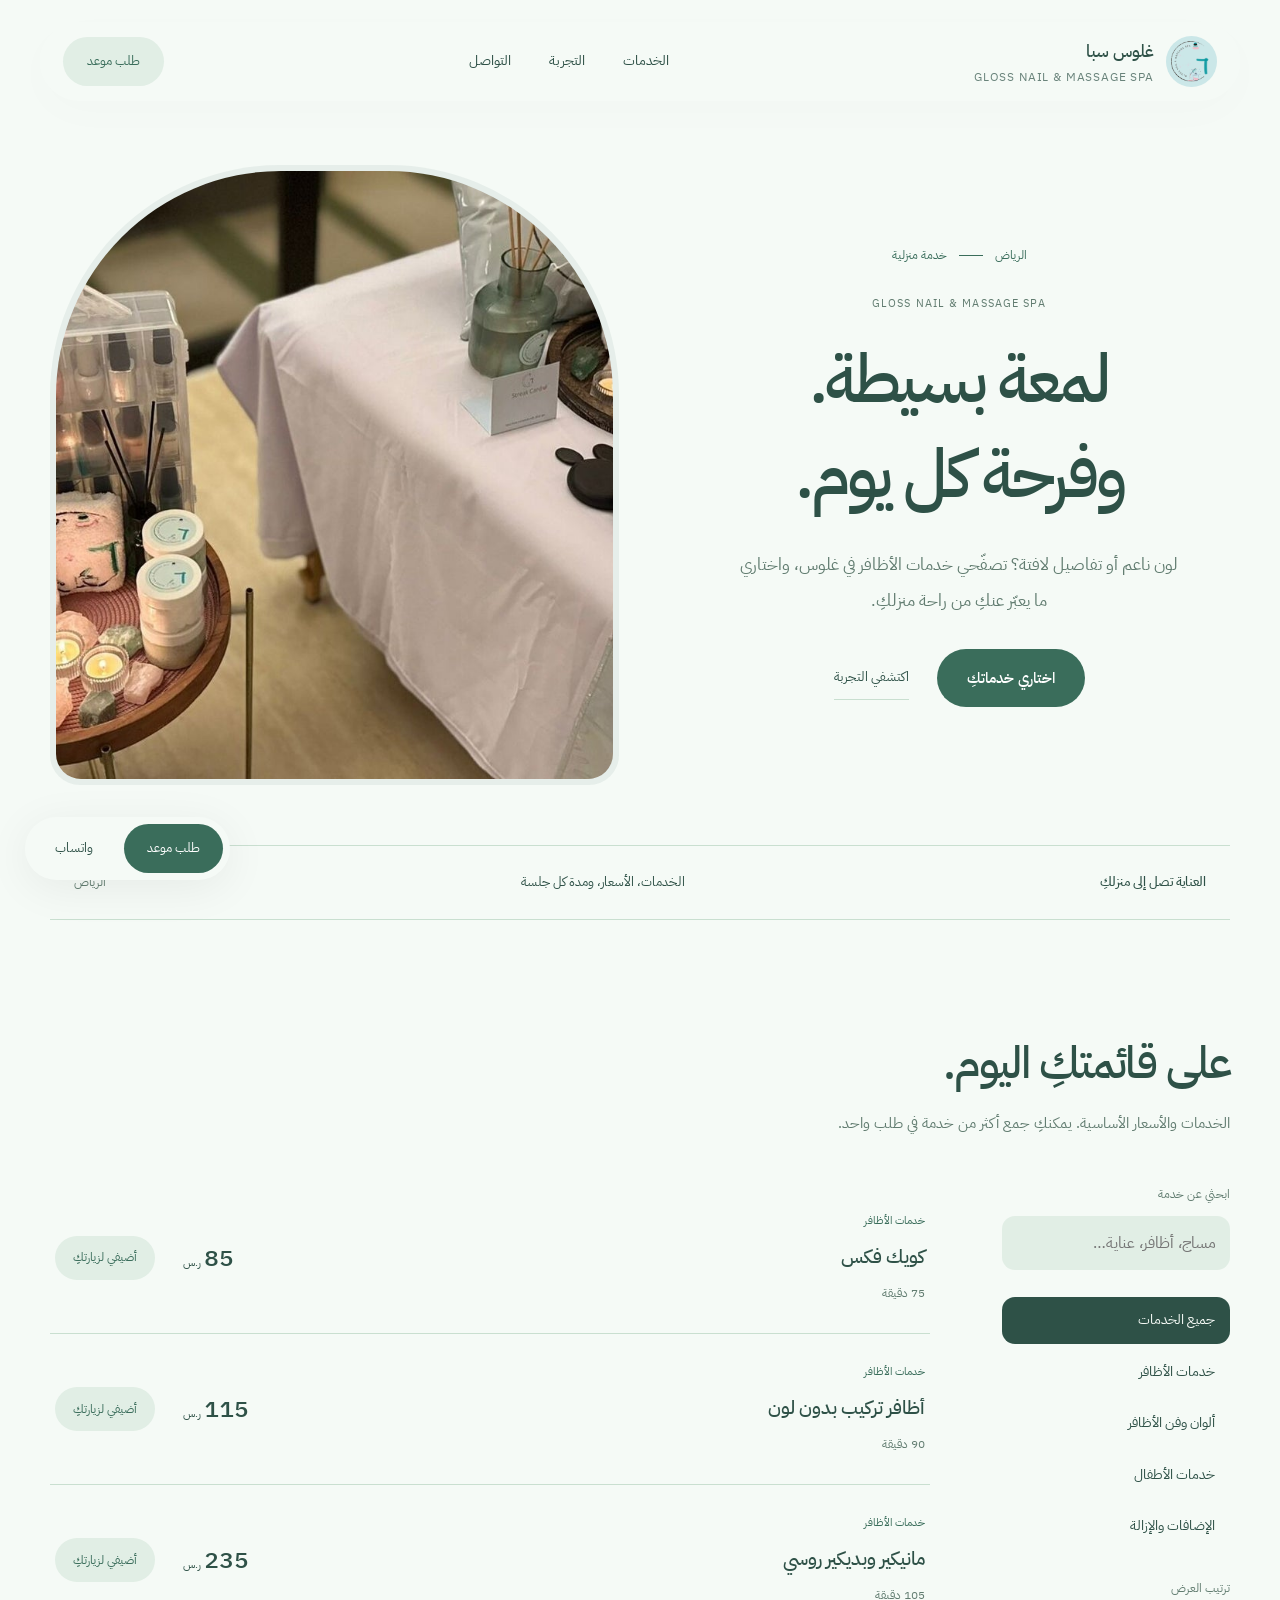
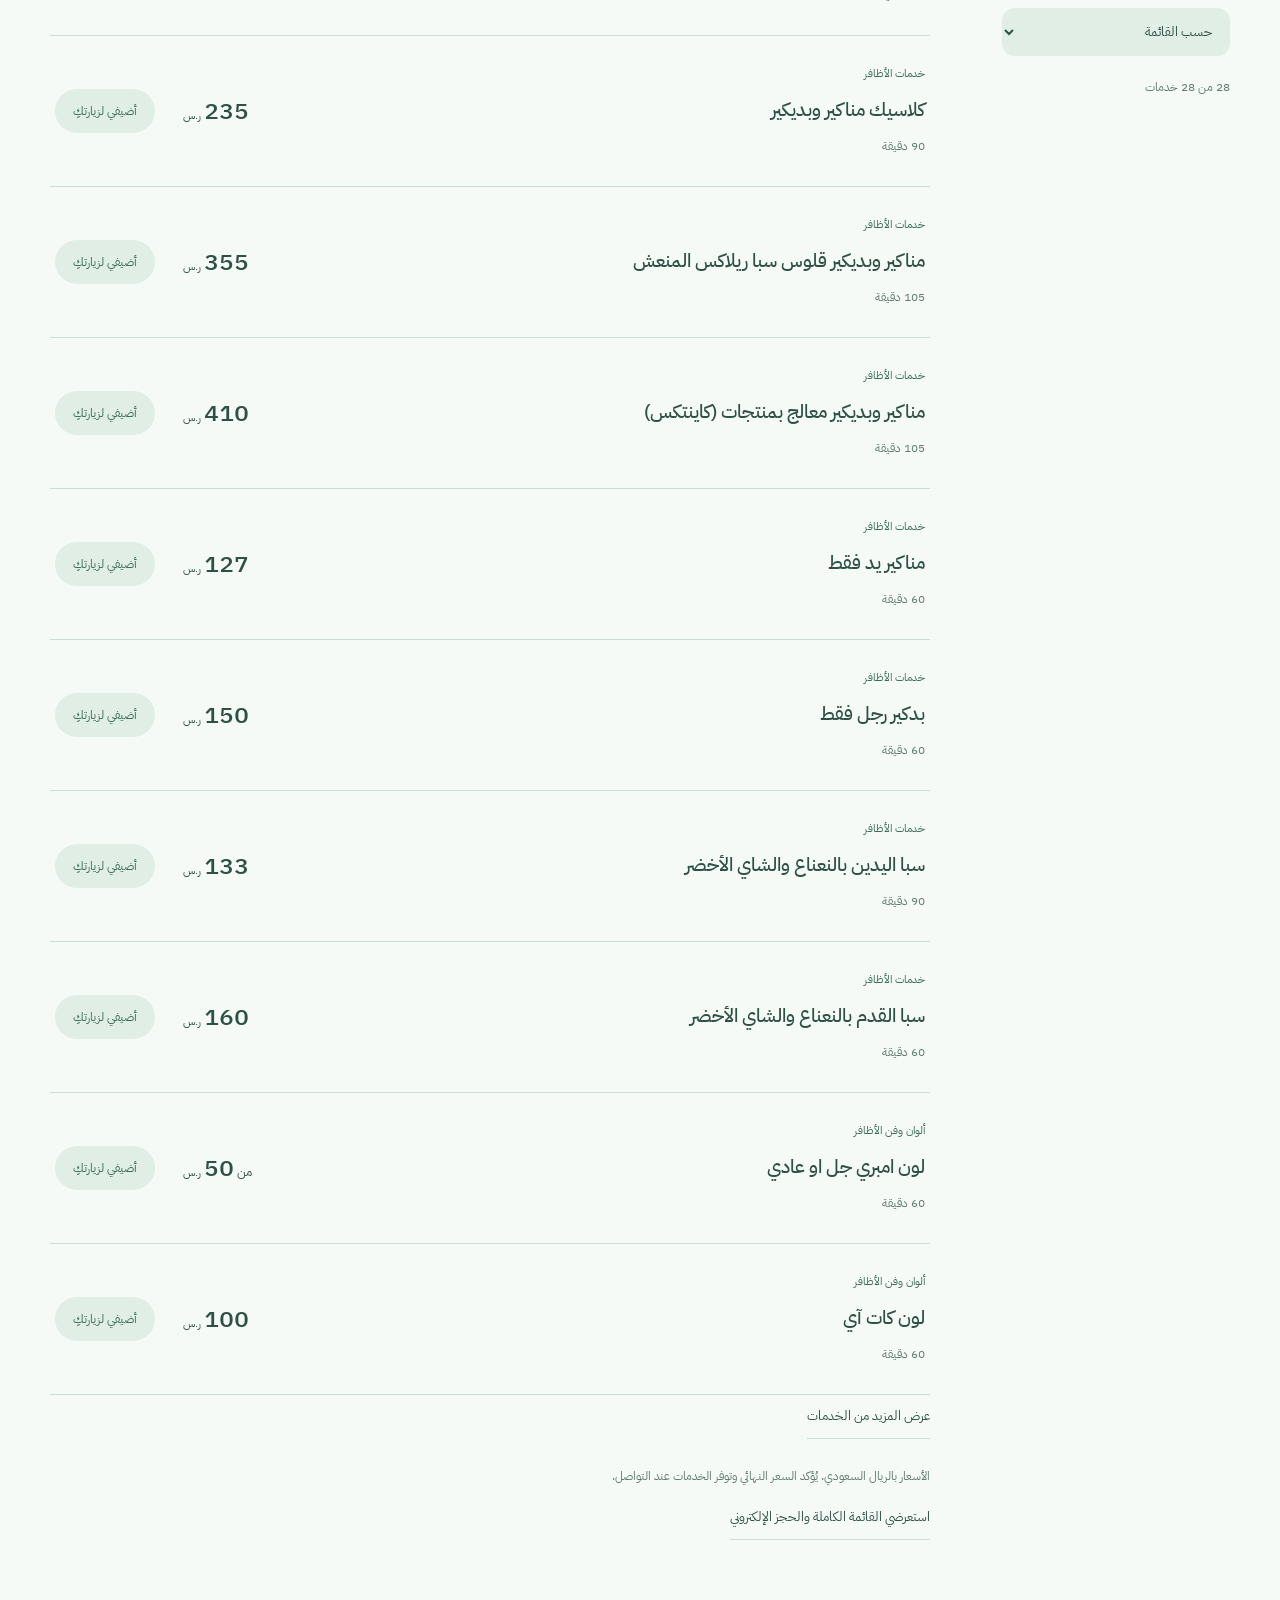
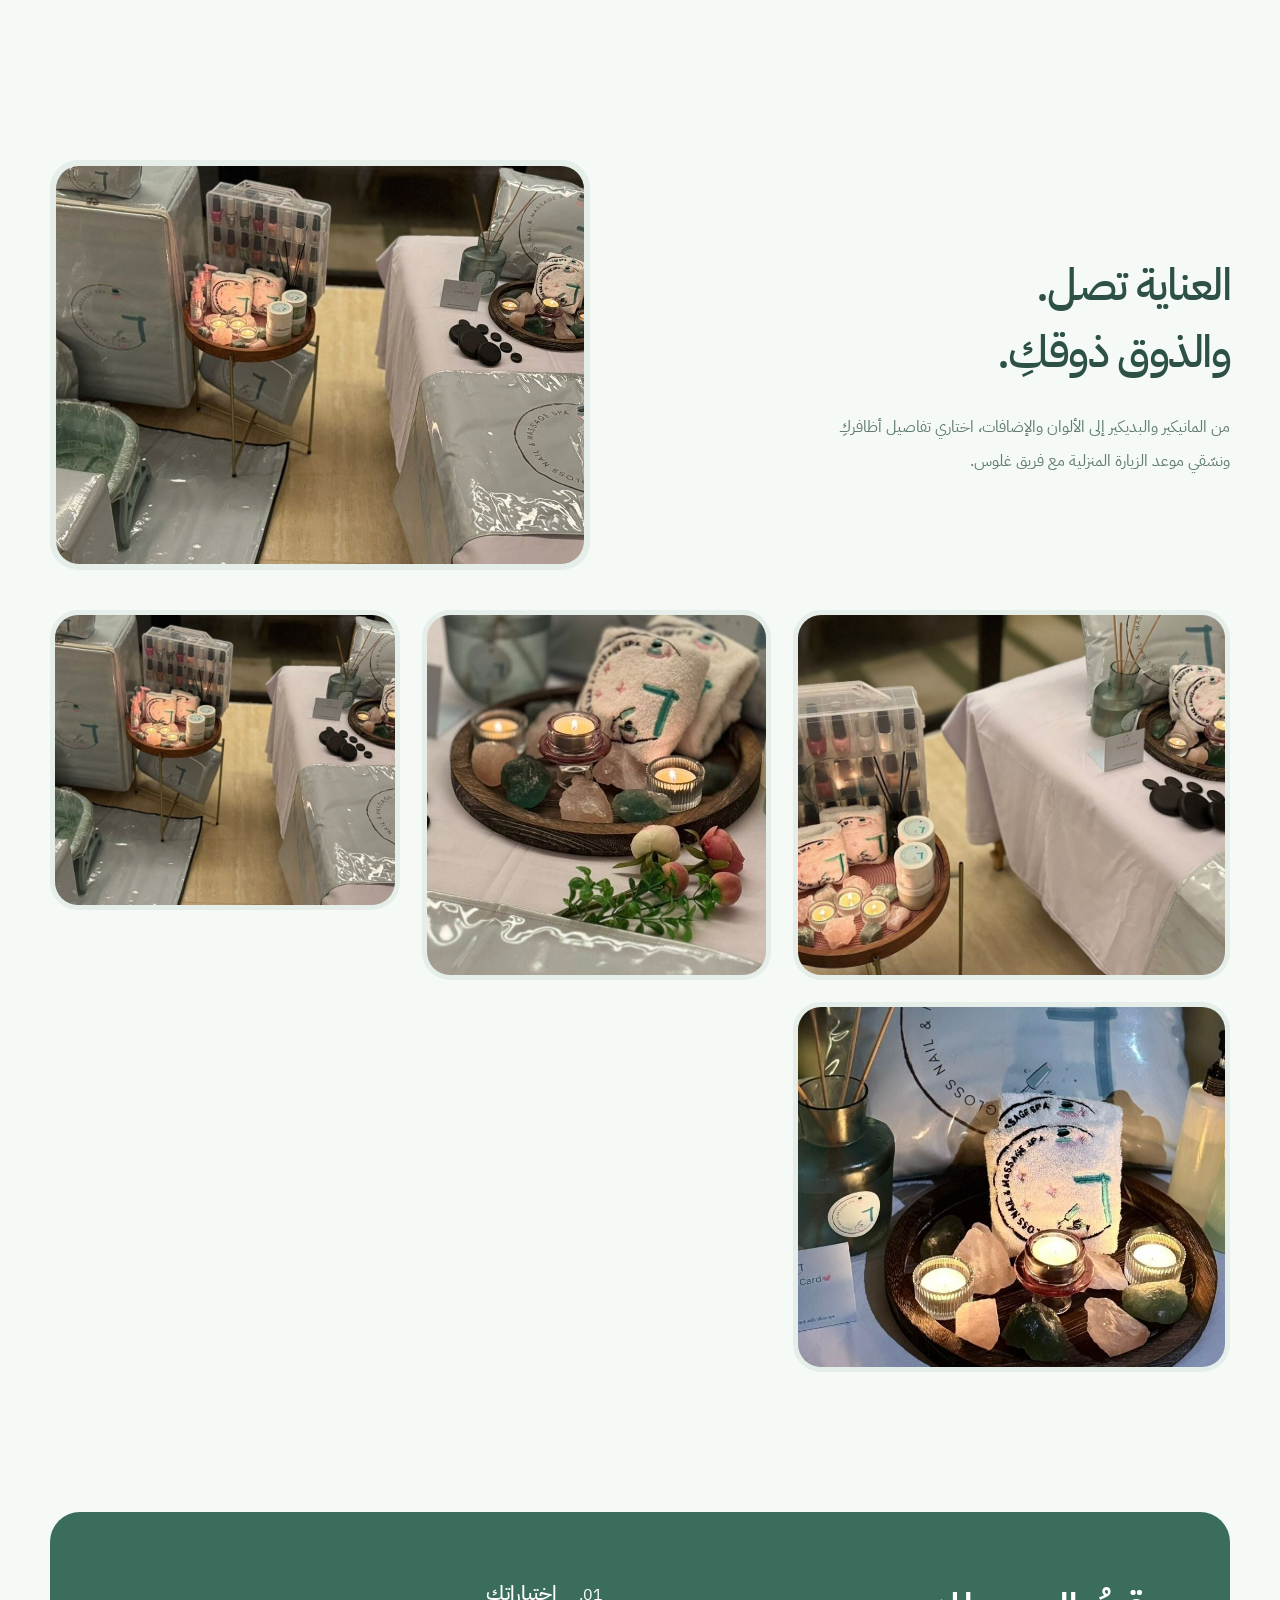
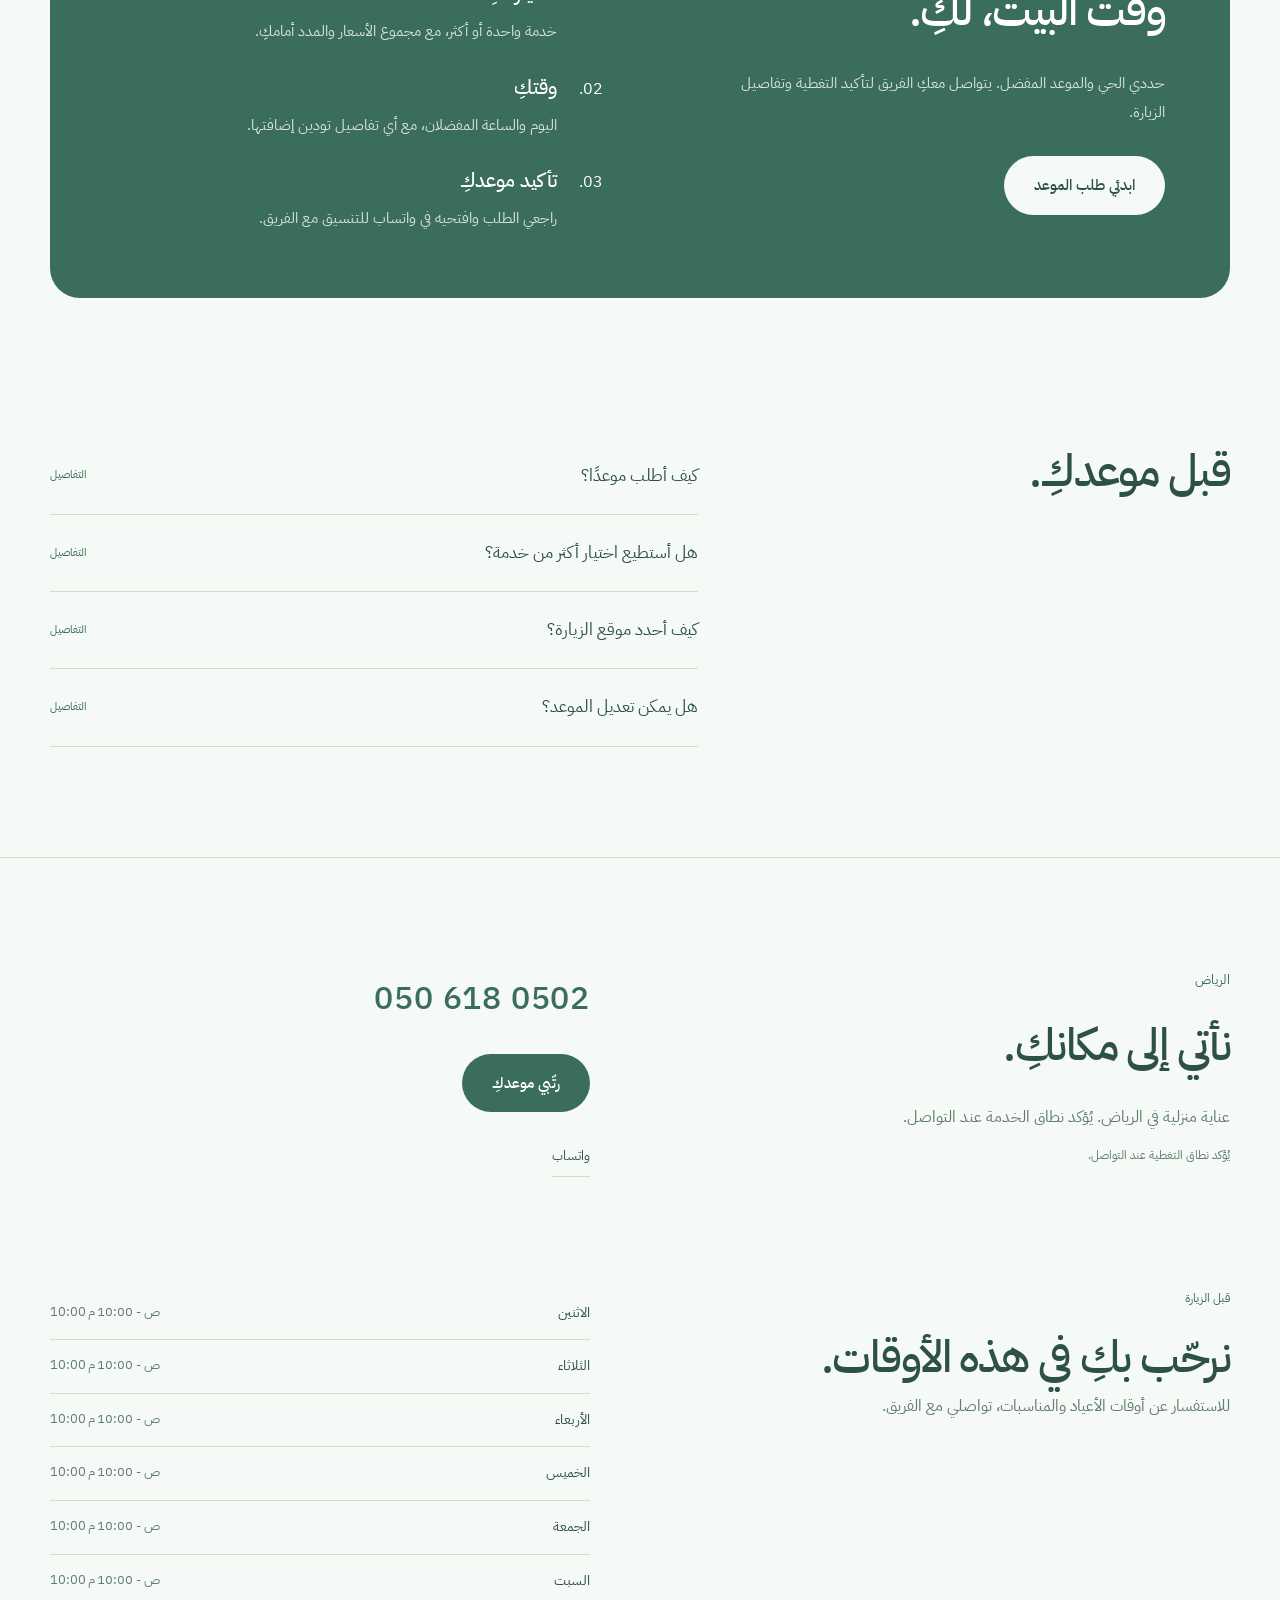
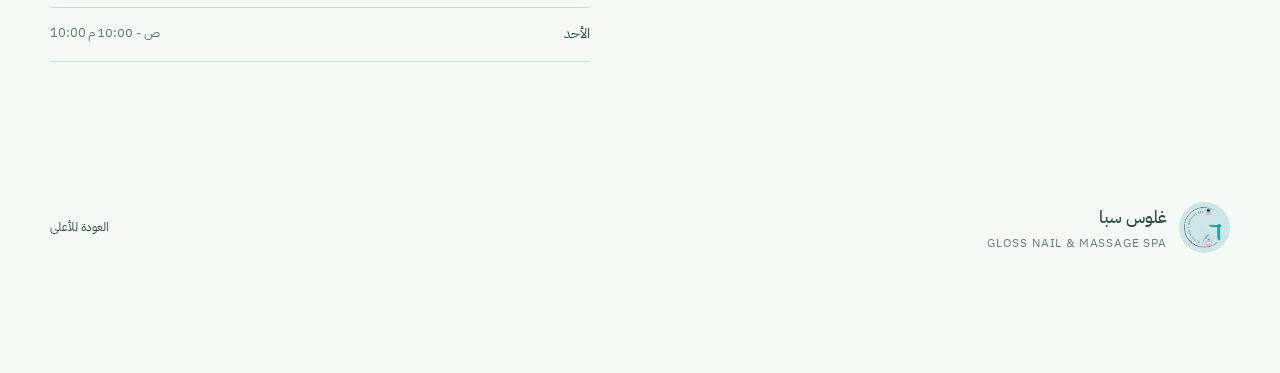
<file: gloss-nail/index.html>
<!doctype html><html lang="ar" dir="rtl"><head><meta charset="utf-8"><meta name="viewport" content="width=device-width,initial-scale=1"><title>غلوس سبا | الرياض</title><meta name="description" content="لون ناعم أو تفاصيل لافتة؟ تصفّحي خدمات الأظافر في غلوس، واختاري ما يعبّر عنكِ من راحة منزلكِ."><meta name="robots" content="noindex,nofollow"><meta name="theme-color" content="#f9f9f7"><link rel="canonical" href="https://az212z.github.io/spa-collection-09/gloss-nail/"><meta property="og:title" content="غلوس سبا"><meta property="og:description" content="لون ناعم أو تفاصيل لافتة؟ تصفّحي خدمات الأظافر في غلوس، واختاري ما يعبّر عنكِ من راحة منزلكِ."><meta property="og:image" content="https://az212z.github.io/spa-collection-09/gloss-nail/assets/0.jpg"><meta property="og:url" content="https://az212z.github.io/spa-collection-09/gloss-nail/"><link rel="preload" href="../shared/fonts/2.ttf" as="font" type="font/ttf" crossorigin><link rel="stylesheet" href="../shared/style.css"><script src="../shared/app.js" defer></script></head><body class="theme-gloss" id="top"><a class="skip" href="#main">تجاوز إلى المحتوى</a><header class="site-header"><a class="brand" href="#top"><img class="brand-logo" src="assets/logo.jpg" alt="غلوس سبا" loading="lazy" decoding="async" ><span>غلوس سبا<small lang="en">GLOSS NAIL &amp; MASSAGE SPA</small></span></a><nav id="navigation" aria-label="القائمة الرئيسية"><a href="#services">الخدمات</a><a href="#experience">التجربة</a><a href="#visit">التواصل</a></nav><div class="header-actions"><button class="header-book" data-open-booking>طلب موعد</button><button id="menu-toggle" aria-expanded="false" aria-controls="navigation">القائمة</button></div></header><main id="main"><section class="hero" aria-label="غلوس سبا"><div class="hero-copy"><p class="location-line">الرياض <span></span> خدمة منزلية</p><span class="hero-signature" lang="en">GLOSS NAIL &amp; MASSAGE SPA</span><h1>لمعة بسيطة.<br>وفرحة كل يوم.</h1><p class="intro">لون ناعم أو تفاصيل لافتة؟ تصفّحي خدمات الأظافر في غلوس، واختاري ما يعبّر عنكِ من راحة منزلكِ.</p><div class="hero-actions"><button class="primary" data-open-booking>اختاري خدماتكِ</button><a class="quiet-link" href="#experience">اكتشفي التجربة</a></div></div><figure class="hero-photo frame"><img class="" src="assets/0.jpg" alt="من تفاصيل غلوس سبا" loading="eager" decoding="async" fetchpriority=high></figure><figure class="hero-detail frame"><img class="" src="assets/2.jpg" alt="من أجواء غلوس سبا" loading="eager" decoding="async" fetchpriority=high><figcaption>GLOSS · NAIL CARE</figcaption></figure><div class="hero-note"><span lang="en">GLOSS NAIL & MASSAGE SPA</span><p>تفاصيل تحملينها معكِ.</p></div></section><div class="welcome-strip"><p>العناية تصل إلى منزلكِ</p><a href="#services">الخدمات، الأسعار، ومدة كل جلسة</a><span>الرياض</span></div><section class="section service-section" id="services"><div class="section-title"><h2>على قائمتكِ اليوم.</h2><p>الخدمات والأسعار الأساسية. يمكنكِ جمع أكثر من خدمة في طلب واحد.</p></div><div class="catalog"><aside class="catalog-tools"><label class="search-label" for="service-search">ابحثي عن خدمة<input type="search" id="service-search" placeholder="مساج، أظافر، عناية…" autocomplete="off"></label><div class="filters" aria-label="تصنيف الخدمات"><button data-filter="all" aria-pressed="true">جميع الخدمات</button><button data-filter="خدمات الأظافر" aria-pressed="false">خدمات الأظافر</button><button data-filter="ألوان وفن الأظافر" aria-pressed="false">ألوان وفن الأظافر</button><button data-filter="خدمات الأطفال" aria-pressed="false">خدمات الأطفال</button><button data-filter="الإضافات والإزالة" aria-pressed="false">الإضافات والإزالة</button></div><label class="sort-label" for="service-sort">ترتيب العرض<select id="service-sort"><option value="default">حسب القائمة</option><option value="price">السعر: من الأقل</option><option value="duration">المدة: من الأقصر</option></select></label><p id="result-count" role="status"></p></aside><div class="catalog-results"><div class="services"><article class="service" data-category="خدمات الأظافر" data-id="0"><div class="service-copy"><span class="category-label">خدمات الأظافر</span><h3>كويك فكس</h3><p class="duration">75 دقيقة</p></div><div class="service-action"><p class="price"><b>85</b> <small>ر.س</small></p><button class="add-service" data-add="0" aria-pressed="false" aria-label="إضافة كويك فكس">أضيفي لزيارتكِ</button></div></article><article class="service" data-category="خدمات الأظافر" data-id="1"><div class="service-copy"><span class="category-label">خدمات الأظافر</span><h3>أظافر تركيب بدون لون</h3><p class="duration">90 دقيقة</p></div><div class="service-action"><p class="price"><b>115</b> <small>ر.س</small></p><button class="add-service" data-add="1" aria-pressed="false" aria-label="إضافة أظافر تركيب بدون لون">أضيفي لزيارتكِ</button></div></article><article class="service" data-category="خدمات الأظافر" data-id="2"><div class="service-copy"><span class="category-label">خدمات الأظافر</span><h3>مانيكير وبديكير روسي</h3><p class="duration">105 دقيقة</p></div><div class="service-action"><p class="price"><b>235</b> <small>ر.س</small></p><button class="add-service" data-add="2" aria-pressed="false" aria-label="إضافة مانيكير وبديكير روسي">أضيفي لزيارتكِ</button></div></article><article class="service" data-category="خدمات الأظافر" data-id="3"><div class="service-copy"><span class="category-label">خدمات الأظافر</span><h3>كلاسيك مناكير وبديكير</h3><p class="duration">90 دقيقة</p></div><div class="service-action"><p class="price"><b>235</b> <small>ر.س</small></p><button class="add-service" data-add="3" aria-pressed="false" aria-label="إضافة كلاسيك مناكير وبديكير">أضيفي لزيارتكِ</button></div></article><article class="service" data-category="خدمات الأظافر" data-id="4"><div class="service-copy"><span class="category-label">خدمات الأظافر</span><h3>مناكير وبديكير قلوس سبا ريلاكس المنعش</h3><p class="duration">105 دقيقة</p></div><div class="service-action"><p class="price"><b>355</b> <small>ر.س</small></p><button class="add-service" data-add="4" aria-pressed="false" aria-label="إضافة مناكير وبديكير قلوس سبا ريلاكس المنعش">أضيفي لزيارتكِ</button></div></article><article class="service" data-category="خدمات الأظافر" data-id="5"><div class="service-copy"><span class="category-label">خدمات الأظافر</span><h3>مناكير وبديكير معالج بمنتجات (كاينتكس)</h3><p class="duration">105 دقيقة</p></div><div class="service-action"><p class="price"><b>410</b> <small>ر.س</small></p><button class="add-service" data-add="5" aria-pressed="false" aria-label="إضافة مناكير وبديكير معالج بمنتجات (كاينتكس)">أضيفي لزيارتكِ</button></div></article><article class="service" data-category="خدمات الأظافر" data-id="6"><div class="service-copy"><span class="category-label">خدمات الأظافر</span><h3>مناكير يد فقط</h3><p class="duration">60 دقيقة</p></div><div class="service-action"><p class="price"><b>127</b> <small>ر.س</small></p><button class="add-service" data-add="6" aria-pressed="false" aria-label="إضافة مناكير يد فقط">أضيفي لزيارتكِ</button></div></article><article class="service" data-category="خدمات الأظافر" data-id="7"><div class="service-copy"><span class="category-label">خدمات الأظافر</span><h3>بدكير رجل فقط</h3><p class="duration">60 دقيقة</p></div><div class="service-action"><p class="price"><b>150</b> <small>ر.س</small></p><button class="add-service" data-add="7" aria-pressed="false" aria-label="إضافة بدكير رجل فقط">أضيفي لزيارتكِ</button></div></article><article class="service" data-category="خدمات الأظافر" data-id="8"><div class="service-copy"><span class="category-label">خدمات الأظافر</span><h3>سبا اليدين بالنعناع والشاي الأخضر</h3><p class="duration">90 دقيقة</p></div><div class="service-action"><p class="price"><b>133</b> <small>ر.س</small></p><button class="add-service" data-add="8" aria-pressed="false" aria-label="إضافة سبا اليدين بالنعناع والشاي الأخضر">أضيفي لزيارتكِ</button></div></article><article class="service" data-category="خدمات الأظافر" data-id="9"><div class="service-copy"><span class="category-label">خدمات الأظافر</span><h3>سبا القدم بالنعناع والشاي الأخضر</h3><p class="duration">60 دقيقة</p></div><div class="service-action"><p class="price"><b>160</b> <small>ر.س</small></p><button class="add-service" data-add="9" aria-pressed="false" aria-label="إضافة سبا القدم بالنعناع والشاي الأخضر">أضيفي لزيارتكِ</button></div></article><article class="service" data-category="ألوان وفن الأظافر" data-id="10"><div class="service-copy"><span class="category-label">ألوان وفن الأظافر</span><h3>لون امبري جل او عادي</h3><p class="duration">60 دقيقة</p></div><div class="service-action"><p class="price">من <b>50</b> <small>ر.س</small></p><button class="add-service" data-add="10" aria-pressed="false" aria-label="إضافة لون امبري جل او عادي">أضيفي لزيارتكِ</button></div></article><article class="service" data-category="ألوان وفن الأظافر" data-id="11"><div class="service-copy"><span class="category-label">ألوان وفن الأظافر</span><h3>لون كات آي</h3><p class="duration">60 دقيقة</p></div><div class="service-action"><p class="price"><b>100</b> <small>ر.س</small></p><button class="add-service" data-add="11" aria-pressed="false" aria-label="إضافة لون كات آي">أضيفي لزيارتكِ</button></div></article><article class="service" data-category="ألوان وفن الأظافر" data-id="12"><div class="service-copy"><span class="category-label">ألوان وفن الأظافر</span><h3>لون كروم</h3><p class="duration">60 دقيقة</p></div><div class="service-action"><p class="price"><b>65</b> <small>ر.س</small></p><button class="add-service" data-add="12" aria-pressed="false" aria-label="إضافة لون كروم">أضيفي لزيارتكِ</button></div></article><article class="service" data-category="ألوان وفن الأظافر" data-id="13"><div class="service-copy"><span class="category-label">ألوان وفن الأظافر</span><h3>لون فرنش عادي</h3><p class="duration">60 دقيقة</p></div><div class="service-action"><p class="price"><b>60</b> <small>ر.س</small></p><button class="add-service" data-add="13" aria-pressed="false" aria-label="إضافة لون فرنش عادي">أضيفي لزيارتكِ</button></div></article><article class="service" data-category="ألوان وفن الأظافر" data-id="14"><div class="service-copy"><span class="category-label">ألوان وفن الأظافر</span><h3>جل اكستنشن بدون لون</h3><p class="duration">150 دقيقة</p></div><div class="service-action"><p class="price"><b>634</b> <small>ر.س</small></p><button class="add-service" data-add="14" aria-pressed="false" aria-label="إضافة جل اكستنشن بدون لون">أضيفي لزيارتكِ</button></div></article><article class="service" data-category="ألوان وفن الأظافر" data-id="15"><div class="service-copy"><span class="category-label">ألوان وفن الأظافر</span><h3>بياب اكستنشن بدون لون</h3><p class="duration">150 دقيقة</p></div><div class="service-action"><p class="price"><b>584</b> <small>ر.س</small></p><button class="add-service" data-add="15" aria-pressed="false" aria-label="إضافة بياب اكستنشن بدون لون">أضيفي لزيارتكِ</button></div></article><article class="service" data-category="ألوان وفن الأظافر" data-id="16"><div class="service-copy"><span class="category-label">ألوان وفن الأظافر</span><h3>لون بياب</h3><p class="duration">75 دقيقة</p></div><div class="service-action"><p class="price"><b>234</b> <small>ر.س</small></p><button class="add-service" data-add="16" aria-pressed="false" aria-label="إضافة لون بياب">أضيفي لزيارتكِ</button></div></article><article class="service" data-category="ألوان وفن الأظافر" data-id="17"><div class="service-copy"><span class="category-label">ألوان وفن الأظافر</span><h3>لون فرينش جل</h3><p class="duration">60 دقيقة</p></div><div class="service-action"><p class="price"><b>160</b> <small>ر.س</small></p><button class="add-service" data-add="17" aria-pressed="false" aria-label="إضافة لون فرينش جل">أضيفي لزيارتكِ</button></div></article><article class="service" data-category="ألوان وفن الأظافر" data-id="18"><div class="service-copy"><span class="category-label">ألوان وفن الأظافر</span><h3>لون عادي</h3><p class="duration">60 دقيقة</p></div><div class="service-action"><p class="price"><b>65</b> <small>ر.س</small></p><button class="add-service" data-add="18" aria-pressed="false" aria-label="إضافة لون عادي">أضيفي لزيارتكِ</button></div></article><article class="service" data-category="ألوان وفن الأظافر" data-id="19"><div class="service-copy"><span class="category-label">ألوان وفن الأظافر</span><h3>لون مطفي جل</h3><p class="duration">60 دقيقة</p></div><div class="service-action"><p class="price"><b>125</b> <small>ر.س</small></p><button class="add-service" data-add="19" aria-pressed="false" aria-label="إضافة لون مطفي جل">أضيفي لزيارتكِ</button></div></article><article class="service" data-category="ألوان وفن الأظافر" data-id="20"><div class="service-copy"><span class="category-label">ألوان وفن الأظافر</span><h3>لون جل</h3><p class="duration">60 دقيقة</p></div><div class="service-action"><p class="price"><b>135</b> <small>ر.س</small></p><button class="add-service" data-add="20" aria-pressed="false" aria-label="إضافة لون جل">أضيفي لزيارتكِ</button></div></article><article class="service" data-category="خدمات الأطفال" data-id="21"><div class="service-copy"><span class="category-label">خدمات الأطفال</span><h3>لون عادي اطفال</h3><p class="duration">60 دقيقة</p></div><div class="service-action"><p class="price"><b>25</b> <small>ر.س</small></p><button class="add-service" data-add="21" aria-pressed="false" aria-label="إضافة لون عادي اطفال">أضيفي لزيارتكِ</button></div></article><article class="service" data-category="خدمات الأطفال" data-id="22"><div class="service-copy"><span class="category-label">خدمات الأطفال</span><h3>مناكير وبدكير أطفال</h3><p class="duration">75 دقيقة</p></div><div class="service-action"><p class="price"><b>150</b> <small>ر.س</small></p><button class="add-service" data-add="22" aria-pressed="false" aria-label="إضافة مناكير وبدكير أطفال">أضيفي لزيارتكِ</button></div></article><article class="service" data-category="خدمات الأطفال" data-id="23"><div class="service-copy"><span class="category-label">خدمات الأطفال</span><h3>بديكير قدم أطفال</h3><p class="duration">60 دقيقة</p></div><div class="service-action"><p class="price"><b>114</b> <small>ر.س</small></p><button class="add-service" data-add="23" aria-pressed="false" aria-label="إضافة بديكير قدم أطفال">أضيفي لزيارتكِ</button></div></article><article class="service" data-category="الإضافات والإزالة" data-id="24"><div class="service-copy"><span class="category-label">الإضافات والإزالة</span><h3>إزالة لون جل</h3><p class="duration">60 دقيقة</p></div><div class="service-action"><p class="price"><b>100</b> <small>ر.س</small></p><button class="add-service" data-add="24" aria-pressed="false" aria-label="إضافة إزالة لون جل">أضيفي لزيارتكِ</button></div></article><article class="service" data-category="الإضافات والإزالة" data-id="25"><div class="service-copy"><span class="category-label">الإضافات والإزالة</span><h3>إزالة اظافر سوفت جل</h3><p class="duration">90 دقيقة</p></div><div class="service-action"><p class="price"><b>214</b> <small>ر.س</small></p><button class="add-service" data-add="25" aria-pressed="false" aria-label="إضافة إزالة اظافر سوفت جل">أضيفي لزيارتكِ</button></div></article><article class="service" data-category="الإضافات والإزالة" data-id="26"><div class="service-copy"><span class="category-label">الإضافات والإزالة</span><h3>إزالة جل اكستنشن او بياب اكستنشن</h3><p class="duration">90 دقيقة</p></div><div class="service-action"><p class="price"><b>200</b> <small>ر.س</small></p><button class="add-service" data-add="26" aria-pressed="false" aria-label="إضافة إزالة جل اكستنشن او بياب اكستنشن">أضيفي لزيارتكِ</button></div></article><article class="service" data-category="الإضافات والإزالة" data-id="27"><div class="service-copy"><span class="category-label">الإضافات والإزالة</span><h3>إعادة تعبئة بياب اكستنشن</h3><p class="duration">90 دقيقة</p></div><div class="service-action"><p class="price"><b>184</b> <small>ر.س</small></p><button class="add-service" data-add="27" aria-pressed="false" aria-label="إضافة إعادة تعبئة بياب اكستنشن">أضيفي لزيارتكِ</button></div></article></div><button id="load-more" class="quiet-link" hidden>عرض المزيد من الخدمات</button><div id="empty-services" hidden><p>لم نجد خدمة بهذا الاسم.</p><button id="clear-search" class="quiet-link">عرض جميع الخدمات</button></div><p class="price-note">الأسعار بالريال السعودي. يُؤكد السعر النهائي وتوفر الخدمات عند التواصل.</p><a class="quiet-link" href="https://www.fresha.com/a/gloss-nail-massage-spa-home-service-riyadh-home-service-khdm-mnzly-e9rfv89n" target="_blank" rel="noreferrer">استعرضي القائمة الكاملة والحجز الإلكتروني</a></div></div></section><section class="experience-section section" id="experience"><div class="experience-intro"><div><h2>العناية تصل.<br>والذوق ذوقكِ.</h2><p>من المانيكير والبديكير إلى الألوان والإضافات، اختاري تفاصيل أظافركِ ونسّقي موعد الزيارة المنزلية مع فريق غلوس.</p></div><figure class="experience-cover frame"><img class="" src="assets/2.jpg" alt="أجواء غلوس سبا" loading="lazy" decoding="async" ></figure></div><div class="gallery" aria-label="صور غلوس سبا"><button class="gallery-photo frame" data-photo="0" aria-label="عرض الصورة 1"><img class="" src="assets/0.jpg" alt="تفاصيل غلوس سبا" loading="lazy" decoding="async" ><span>عرض الصورة</span></button><button class="gallery-photo frame" data-photo="1" aria-label="عرض الصورة 2"><img class="" src="assets/1.jpg" alt="تفاصيل غلوس سبا" loading="lazy" decoding="async" ><span>عرض الصورة</span></button><button class="gallery-photo frame" data-photo="2" aria-label="عرض الصورة 3"><img class="" src="assets/2.jpg" alt="تفاصيل غلوس سبا" loading="lazy" decoding="async" ><span>عرض الصورة</span></button><button class="gallery-photo frame" data-photo="3" aria-label="عرض الصورة 4"><img class="" src="assets/3.jpg" alt="تفاصيل غلوس سبا" loading="lazy" decoding="async" ><span>عرض الصورة</span></button></div></section><section class="ritual-section"><div class="ritual-copy"><h2>وقتُ البيت، لكِ.</h2><p>حددي الحي والموعد المفضل. يتواصل معكِ الفريق لتأكيد التغطية وتفاصيل الزيارة.</p><button class="primary" data-open-booking>ابدئي طلب الموعد</button></div><ol class="ritual-steps"><li><h3>اختياراتكِ</h3><p>خدمة واحدة أو أكثر، مع مجموع الأسعار والمدد أمامكِ.</p></li><li><h3>وقتكِ</h3><p>اليوم والساعة المفضلان، مع أي تفاصيل تودين إضافتها.</p></li><li><h3>تأكيد موعدكِ</h3><p>راجعي الطلب وافتحيه في واتساب للتنسيق مع الفريق.</p></li></ol></section><section class="section faq-section"><h2>قبل موعدكِ.</h2><div class="faq-list"><details><summary>كيف أطلب موعدًا؟</summary><p>اختاري الخدمات، وأضيفي اسمكِ والموعد المفضل. بعد المراجعة، يفتح طلبكِ في واتساب. الموعد يُؤكد بعد رد الفريق.</p></details><details><summary>هل أستطيع اختيار أكثر من خدمة؟</summary><p>نعم، يمكنكِ اختيار حتى أربع خدمات في الطلب. المجموع الظاهر لأسعار القائمة، ويُراجع التوفر وترتيب الجلسات عند التأكيد.</p></details><details><summary>كيف أحدد موقع الزيارة؟</summary><p>أضيفي اسم الحي في ملاحظات الطلب. يُؤكد نطاق التغطية وأي رسوم انتقال عند التواصل.</p></details><details><summary>هل يمكن تعديل الموعد؟</summary><p>تواصلي مع الفريق عبر واتساب بخصوص الموعد والتعديل المطلوب. يوضح لكِ الفريق التوفر والشروط المناسبة لحجزكِ.</p></details></div></section><section class="visit-section section" id="visit"><div><p class="visit-city">الرياض</p><h2>نأتي إلى مكانكِ.</h2><p>عناية منزلية في الرياض. يُؤكد نطاق الخدمة عند التواصل.</p><p class="visit-note">يُؤكد نطاق التغطية عند التواصل.</p></div><div class="visit-contact"><a class="phone" dir="ltr" href="tel:+966506180502">050 618 0502</a><button class="primary" data-open-booking>رتّبي موعدكِ</button><div class="social-links"><a href="https://wa.me/966506180502" target="_blank" rel="noreferrer">واتساب</a></div></div></section><section class="hours-section section"><div><p class="small-label">قبل الزيارة</p><h2>نرحّب بكِ في هذه الأوقات.</h2><p>للاستفسار عن أوقات الأعياد والمناسبات، تواصلي مع الفريق.</p></div><dl class="hours"><div><dt>الاثنين</dt><dd>10:00 ص - 10:00 م</dd></div><div><dt>الثلاثاء</dt><dd>10:00 ص - 10:00 م</dd></div><div><dt>الأربعاء</dt><dd>10:00 ص - 10:00 م</dd></div><div><dt>الخميس</dt><dd>10:00 ص - 10:00 م</dd></div><div><dt>الجمعة</dt><dd>10:00 ص - 10:00 م</dd></div><div><dt>السبت</dt><dd>10:00 ص - 10:00 م</dd></div><div><dt>الأحد</dt><dd>10:00 ص - 10:00 م</dd></div></dl></section></main><footer><a class="brand" href="#top"><img class="brand-logo" src="assets/logo.jpg" alt="غلوس سبا" loading="lazy" decoding="async" ><span>غلوس سبا<small lang="en">GLOSS NAIL &amp; MASSAGE SPA</small></span></a><a href="#top">العودة للأعلى</a></footer><div class="booking-dock"><a href="https://wa.me/966506180502" target="_blank" rel="noreferrer">واتساب</a><button data-open-booking><span id="dock-label">طلب موعد</span><span id="dock-count" hidden></span></button></div><dialog id="booking" aria-labelledby="booking-title"><div class="dialog-bar"><span>غلوس سبا</span><button data-close="booking" class="close-button">إغلاق</button></div><div class="booking-layout"><aside class="selection-panel"><span class="small-label">زيارتكِ</span><h2 id="booking-title">لنرتّب زيارتكِ.</h2><div id="selected-services"></div><p id="empty-selection">اختاري خدمة من القائمة للبدء.</p><label for="booking-service" class="small-label">إضافة خدمة</label><div class="quick-add"><select id="booking-service"><option value="">اختاري خدمة</option><option value="0">كويك فكس</option><option value="1">أظافر تركيب بدون لون</option><option value="2">مانيكير وبديكير روسي</option><option value="3">كلاسيك مناكير وبديكير</option><option value="4">مناكير وبديكير قلوس سبا ريلاكس المنعش</option><option value="5">مناكير وبديكير معالج بمنتجات (كاينتكس)</option><option value="6">مناكير يد فقط</option><option value="7">بدكير رجل فقط</option><option value="8">سبا اليدين بالنعناع والشاي الأخضر</option><option value="9">سبا القدم بالنعناع والشاي الأخضر</option><option value="10">لون امبري جل او عادي</option><option value="11">لون كات آي</option><option value="12">لون كروم</option><option value="13">لون فرنش عادي</option><option value="14">جل اكستنشن بدون لون</option><option value="15">بياب اكستنشن بدون لون</option><option value="16">لون بياب</option><option value="17">لون فرينش جل</option><option value="18">لون عادي</option><option value="19">لون مطفي جل</option><option value="20">لون جل</option><option value="21">لون عادي اطفال</option><option value="22">مناكير وبدكير أطفال</option><option value="23">بديكير قدم أطفال</option><option value="24">إزالة لون جل</option><option value="25">إزالة اظافر سوفت جل</option><option value="26">إزالة جل اكستنشن او بياب اكستنشن</option><option value="27">إعادة تعبئة بياب اكستنشن</option></select><button id="quick-add">إضافة</button></div><p id="selection-error" role="alert" hidden></p><div id="selection-total"></div><small>أسعار القائمة ومددها. يُؤكد المجموع والتوفر مع الفريق.</small></aside><div class="request-panel"><p class="step-label" id="step-label">تفاصيل الموعد</p><form id="booking-form"><label>اسمكِ<input name="name" autocomplete="given-name" maxlength="70" required placeholder="الاسم الكريم"></label><div class="field-pair"><label>اليوم المفضل<input name="date" type="date" required></label><label>الوقت المفضل<input name="time" type="time" required></label></div><label>الحي وتفاصيل الزيارة<textarea name="notes" rows="3" maxlength="500" required placeholder="اسم الحي وأي تفاصيل إضافية"></textarea></label><p id="form-error" role="alert" hidden></p><button class="primary full" type="submit">مراجعة الطلب</button><p class="privacy-note">لا تُحفظ بياناتكِ، ولا يُرسل الطلب تلقائيًا.</p></form><div id="booking-review" hidden><h3>راجعي تفاصيلكِ</h3><dl id="review-details"></dl><p>هذا طلب موعد. يتم تأكيده بعد رد الفريق.</p><a id="send-request" class="primary full" target="_blank" rel="noreferrer">فتح الطلب في واتساب</a><button id="edit-request" class="quiet-link">تعديل التفاصيل</button></div></div></div></dialog><dialog id="lightbox" aria-label="معرض الصور"><div class="dialog-bar"><span id="photo-count"></span><button data-close="lightbox" class="close-button">إغلاق</button></div><img id="full-photo" alt=""><div class="photo-controls"><button id="previous-photo">السابقة</button><p id="photo-caption"></p><button id="next-photo">التالية</button></div></dialog><script id="business-data" type="application/json">{"name": "غلوس سبا", "phone": "966506180502", "home": true, "services": [{"id": "0", "name": "كويك فكس", "category": "خدمات الأظافر", "price": 85, "starts": false, "min": 75, "max": 75, "sourceId": "26263236"}, {"id": "1", "name": "أظافر تركيب بدون لون", "category": "خدمات الأظافر", "price": 115, "starts": false, "min": 90, "max": 90, "sourceId": "26263219"}, {"id": "2", "name": "مانيكير وبديكير روسي", "category": "خدمات الأظافر", "price": 235, "starts": false, "min": 105, "max": 105, "sourceId": "26263156"}, {"id": "3", "name": "كلاسيك مناكير وبديكير", "category": "خدمات الأظافر", "price": 235, "starts": false, "min": 90, "max": 90, "sourceId": "20226178"}, {"id": "4", "name": "مناكير وبديكير قلوس سبا ريلاكس المنعش", "category": "خدمات الأظافر", "price": 355, "starts": false, "min": 105, "max": 105, "sourceId": "20226152"}, {"id": "5", "name": "مناكير وبديكير معالج بمنتجات (كاينتكس)", "category": "خدمات الأظافر", "price": 410, "starts": false, "min": 105, "max": 105, "sourceId": "20226149"}, {"id": "6", "name": "مناكير يد فقط", "category": "خدمات الأظافر", "price": 127, "starts": false, "min": 60, "max": 60, "sourceId": "20226081"}, {"id": "7", "name": "بدكير رجل فقط", "category": "خدمات الأظافر", "price": 150, "starts": false, "min": 60, "max": 60, "sourceId": "20226077"}, {"id": "8", "name": "سبا اليدين بالنعناع والشاي الأخضر", "category": "خدمات الأظافر", "price": 133, "starts": false, "min": 90, "max": 90, "sourceId": "20226073"}, {"id": "9", "name": "سبا القدم بالنعناع والشاي الأخضر", "category": "خدمات الأظافر", "price": 160, "starts": false, "min": 60, "max": 60, "sourceId": "20226066"}, {"id": "10", "name": "لون امبري جل او عادي", "category": "ألوان وفن الأظافر", "price": 50, "starts": true, "min": 60, "max": 60, "sourceId": "20226371"}, {"id": "11", "name": "لون كات آي", "category": "ألوان وفن الأظافر", "price": 100, "starts": false, "min": 60, "max": 60, "sourceId": "20226021"}, {"id": "12", "name": "لون كروم", "category": "ألوان وفن الأظافر", "price": 65, "starts": false, "min": 60, "max": 60, "sourceId": "20226015"}, {"id": "13", "name": "لون فرنش عادي", "category": "ألوان وفن الأظافر", "price": 60, "starts": false, "min": 60, "max": 60, "sourceId": "20226010"}, {"id": "14", "name": "جل اكستنشن بدون لون", "category": "ألوان وفن الأظافر", "price": 634, "starts": false, "min": 150, "max": 150, "sourceId": "20226051"}, {"id": "15", "name": "بياب اكستنشن بدون لون", "category": "ألوان وفن الأظافر", "price": 584, "starts": false, "min": 150, "max": 150, "sourceId": "20226054"}, {"id": "16", "name": "لون بياب", "category": "ألوان وفن الأظافر", "price": 234, "starts": false, "min": 75, "max": 75, "sourceId": "20226008"}, {"id": "17", "name": "لون فرينش جل", "category": "ألوان وفن الأظافر", "price": 160, "starts": false, "min": 60, "max": 60, "sourceId": "20226006"}, {"id": "18", "name": "لون عادي", "category": "ألوان وفن الأظافر", "price": 65, "starts": false, "min": 60, "max": 60, "sourceId": "20226003"}, {"id": "19", "name": "لون مطفي جل", "category": "ألوان وفن الأظافر", "price": 125, "starts": false, "min": 60, "max": 60, "sourceId": "20225996"}, {"id": "20", "name": "لون جل", "category": "ألوان وفن الأظافر", "price": 135, "starts": false, "min": 60, "max": 60, "sourceId": "20225988"}, {"id": "21", "name": "لون عادي اطفال", "category": "خدمات الأطفال", "price": 25, "starts": false, "min": 60, "max": 60, "sourceId": "26263240"}, {"id": "22", "name": "مناكير وبدكير أطفال", "category": "خدمات الأطفال", "price": 150, "starts": false, "min": 75, "max": 75, "sourceId": "20225953"}, {"id": "23", "name": "بديكير قدم أطفال", "category": "خدمات الأطفال", "price": 114, "starts": false, "min": 60, "max": 60, "sourceId": "20225938"}, {"id": "24", "name": "إزالة لون جل", "category": "الإضافات والإزالة", "price": 100, "starts": false, "min": 60, "max": 60, "sourceId": "20226050"}, {"id": "25", "name": "إزالة اظافر سوفت جل", "category": "الإضافات والإزالة", "price": 214, "starts": false, "min": 90, "max": 90, "sourceId": "20226029"}, {"id": "26", "name": "إزالة جل اكستنشن او بياب اكستنشن", "category": "الإضافات والإزالة", "price": 200, "starts": false, "min": 90, "max": 90, "sourceId": "20226042"}, {"id": "27", "name": "إعادة تعبئة بياب اكستنشن", "category": "الإضافات والإزالة", "price": 184, "starts": false, "min": 90, "max": 90, "sourceId": "20226036"}], "photos": [0, 1, 2, 3]}</script></body></html>
</file>
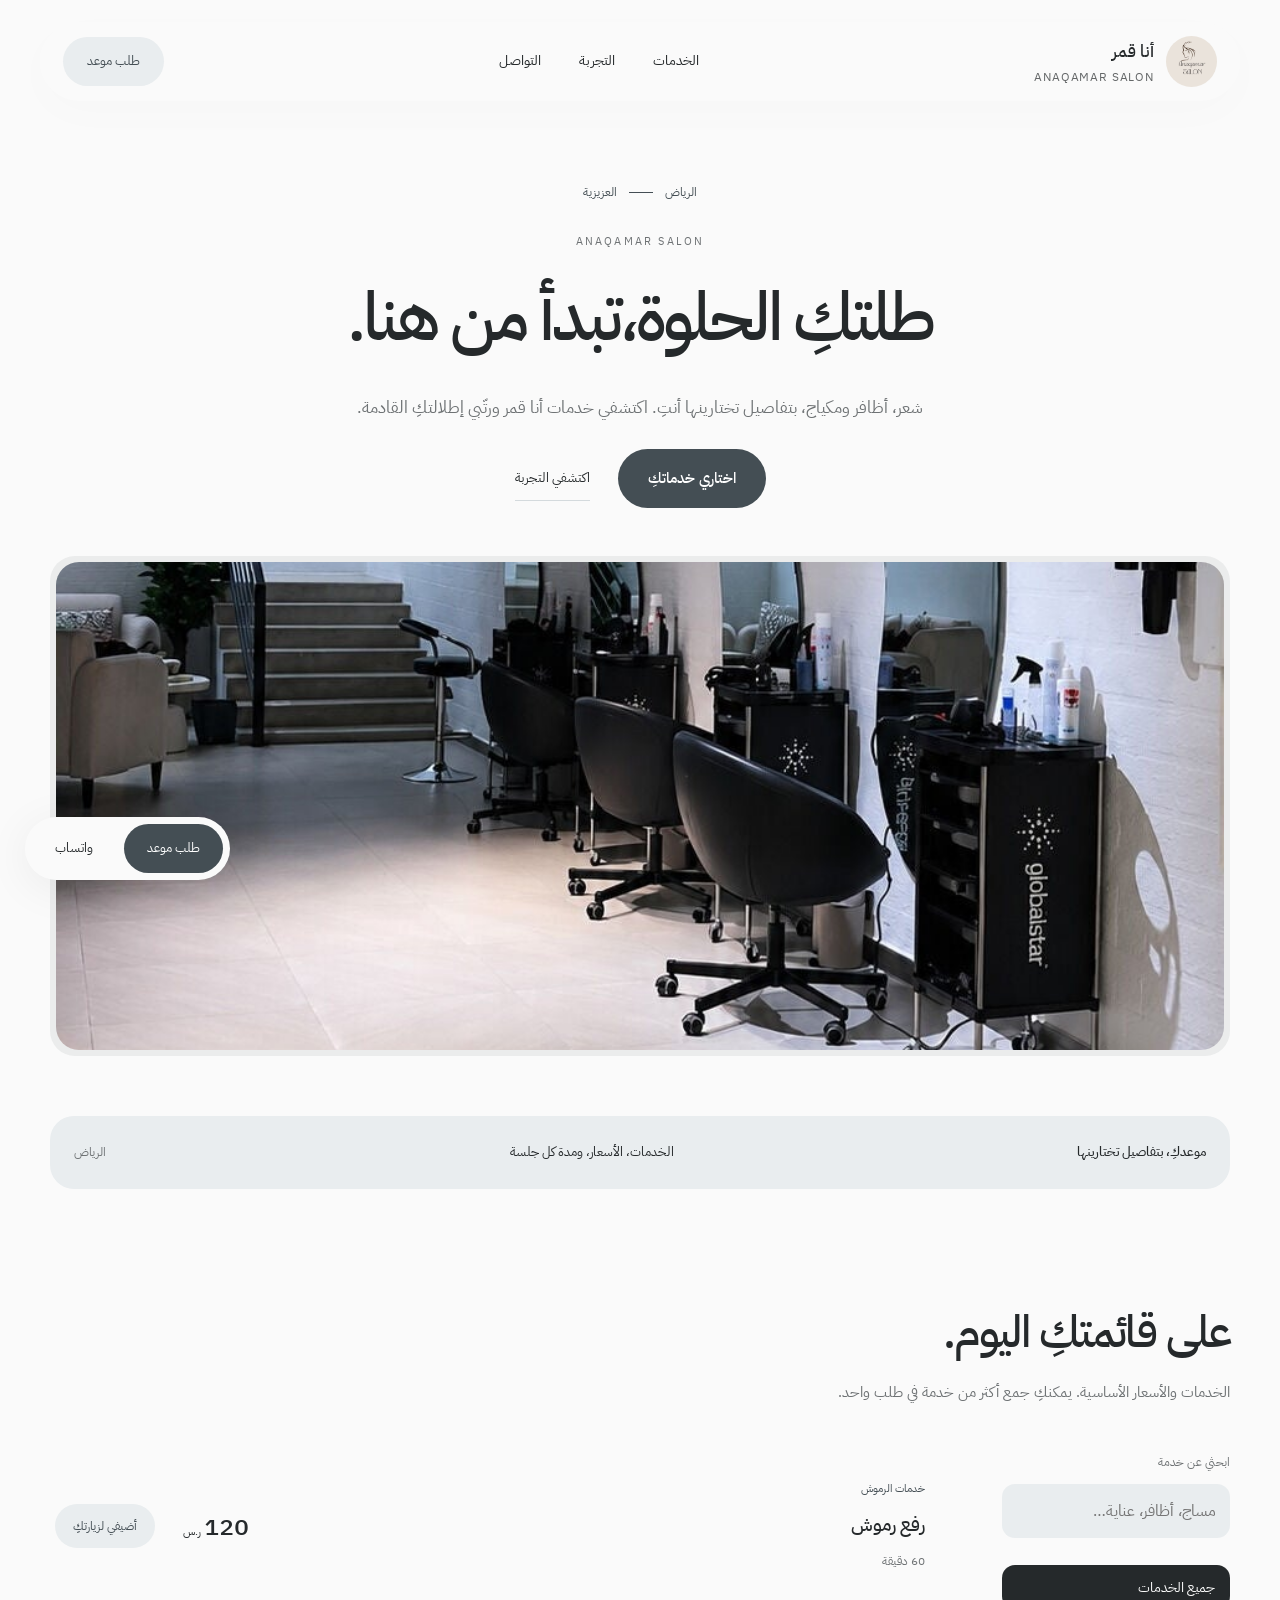
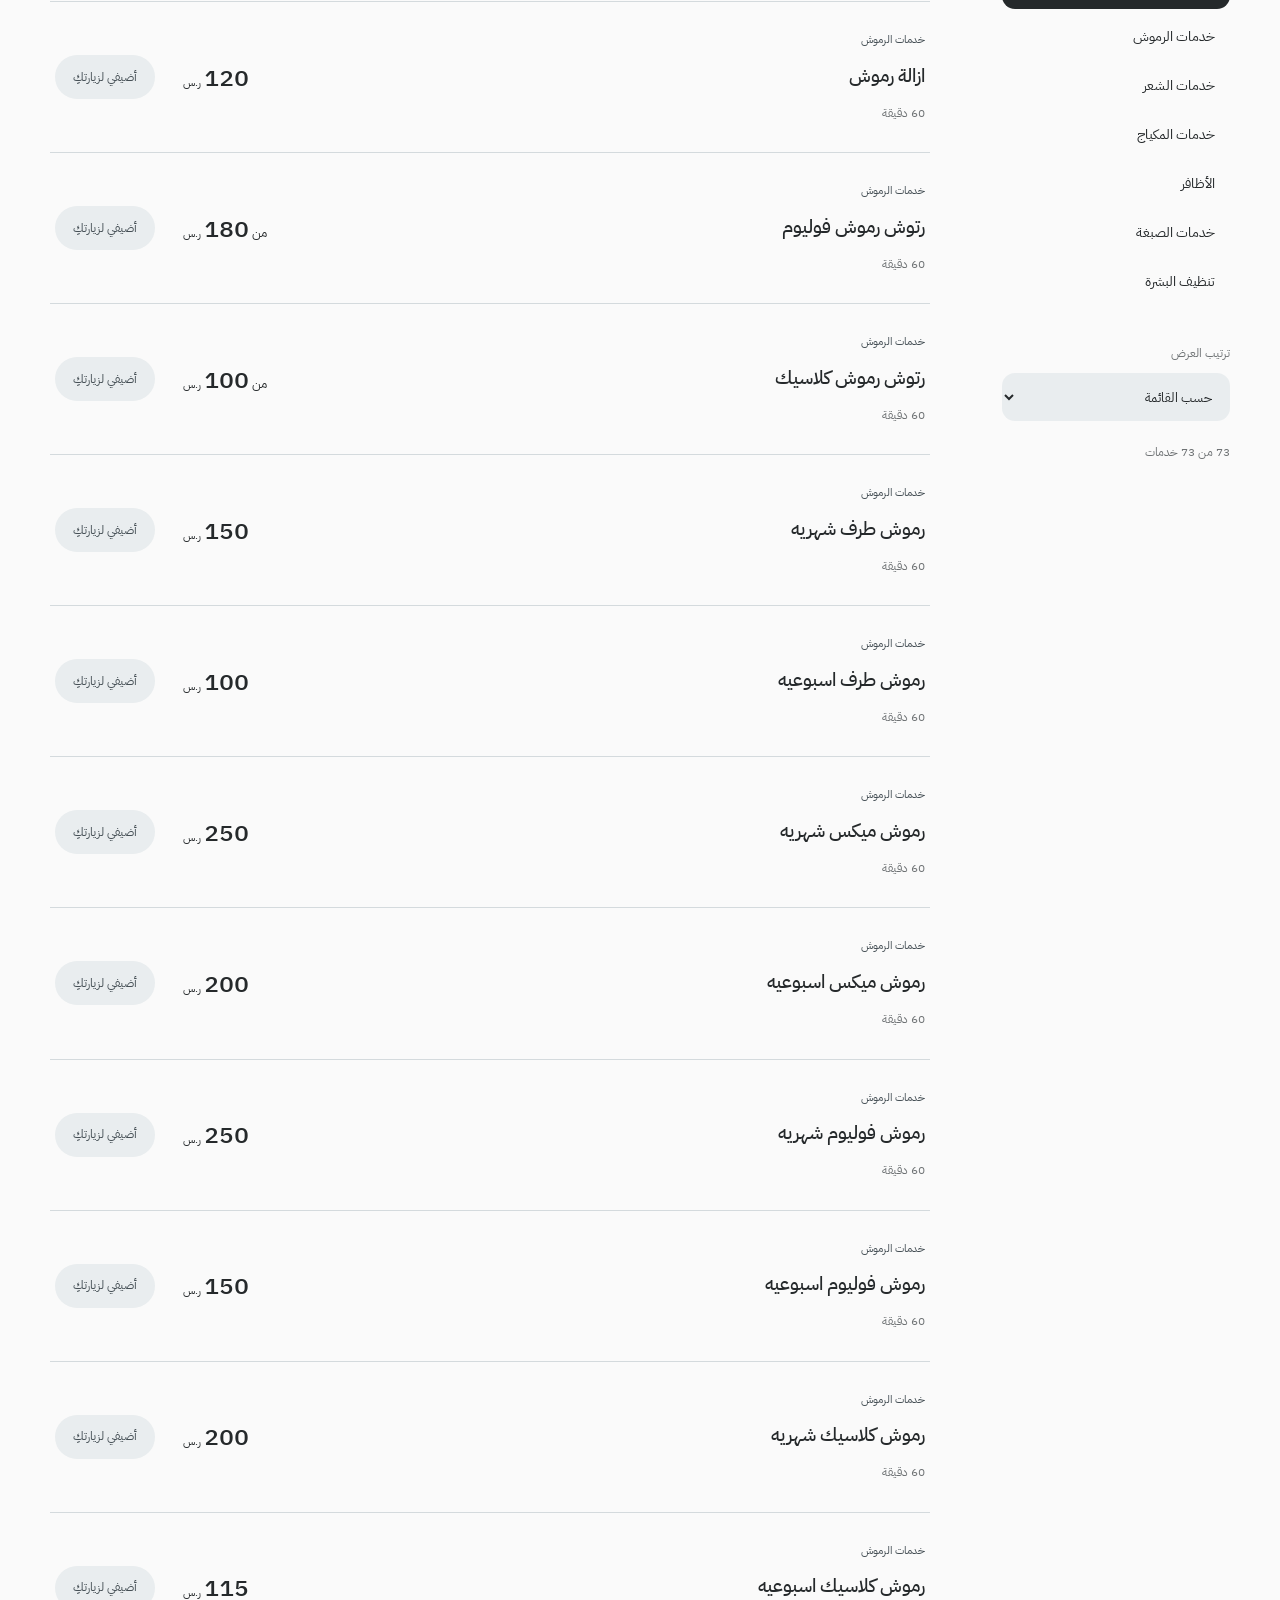
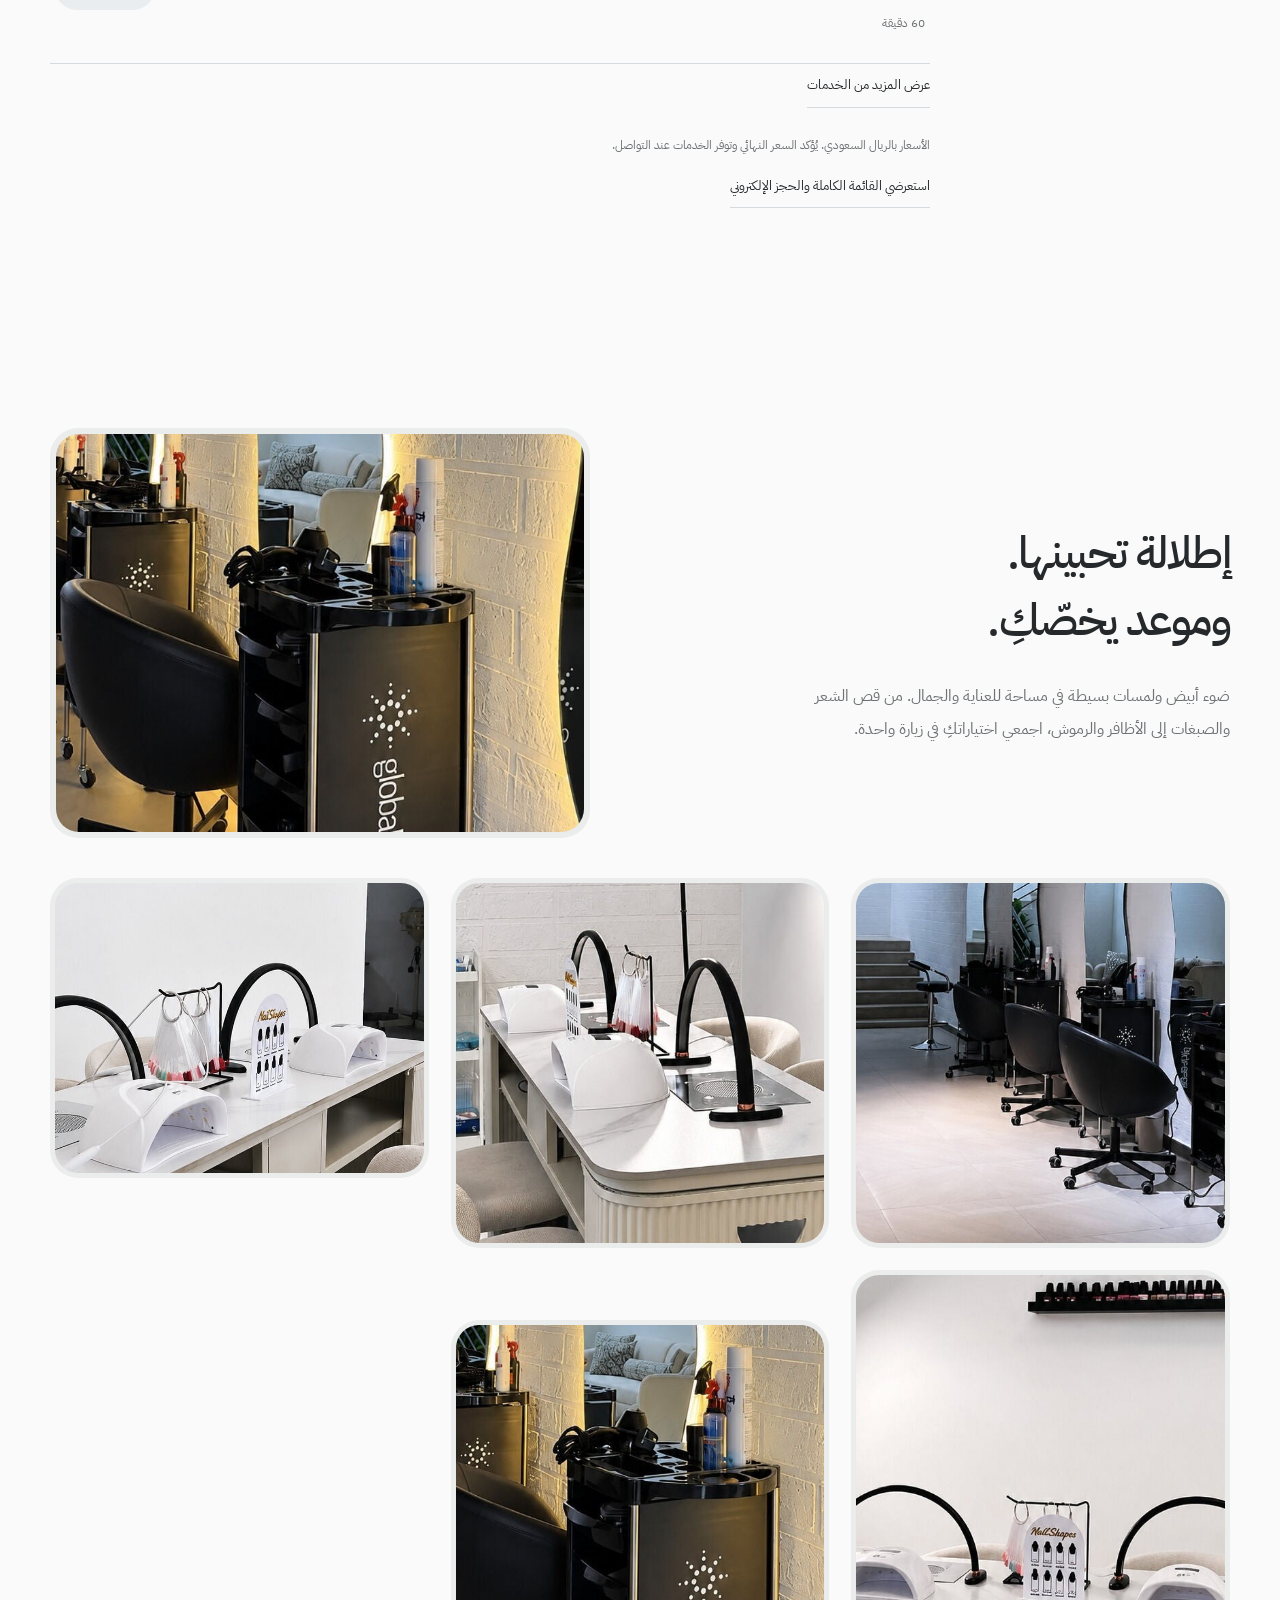
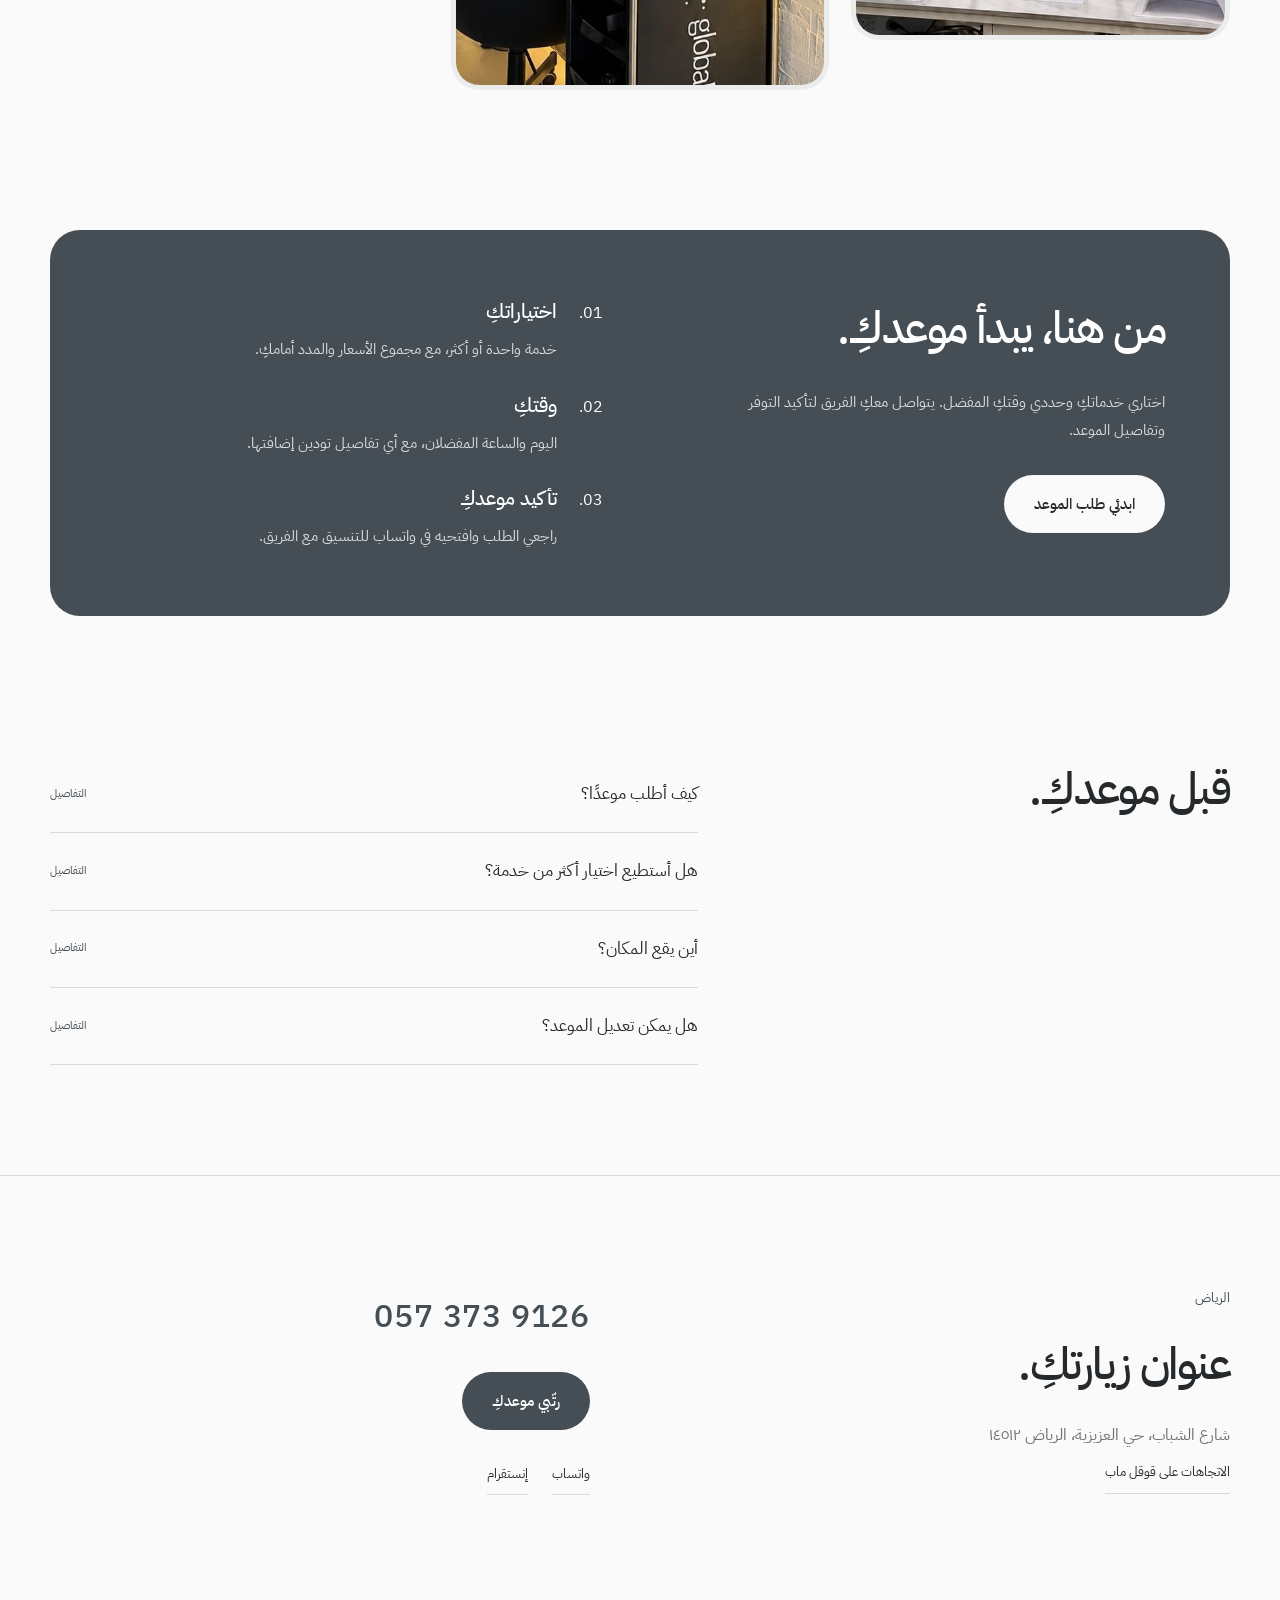
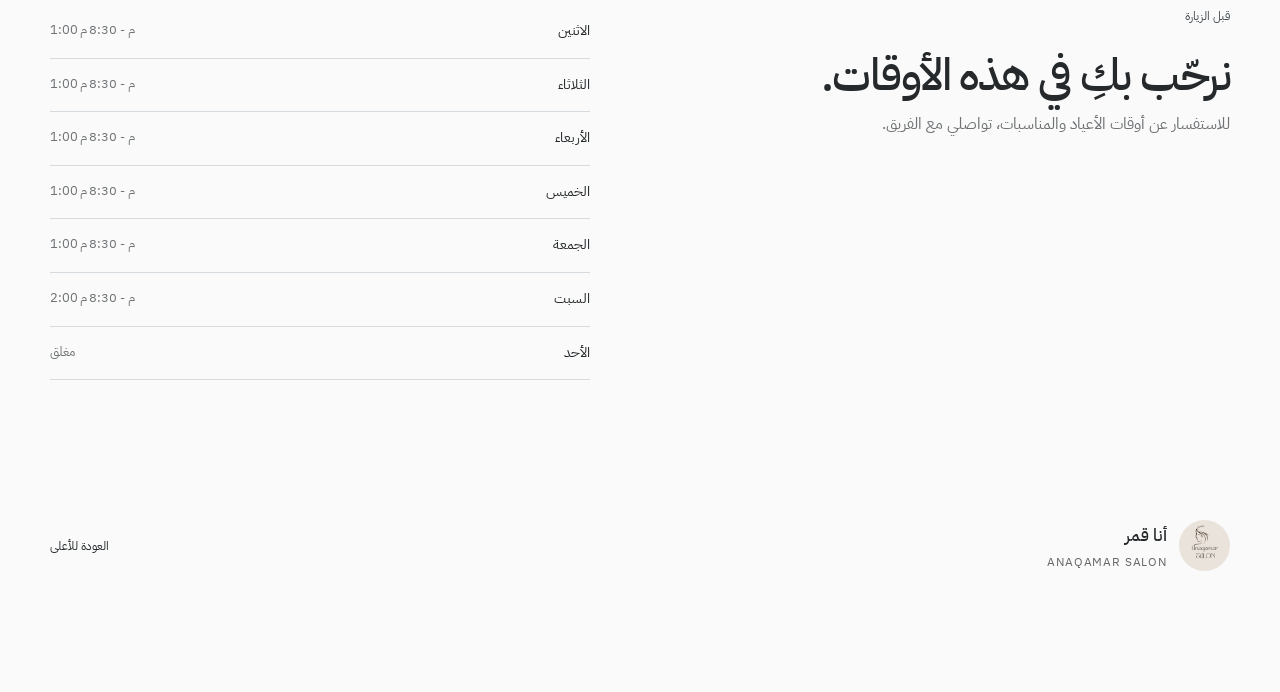
<file: moon-me/index.html>
<!doctype html><html lang="ar" dir="rtl"><head><meta charset="utf-8"><meta name="viewport" content="width=device-width,initial-scale=1"><title>أنا قمر | الرياض</title><meta name="description" content="شعر، أظافر ومكياج، بتفاصيل تختارينها أنتِ. اكتشفي خدمات أنا قمر ورتّبي إطلالتكِ القادمة."><meta name="robots" content="noindex,nofollow"><meta name="theme-color" content="#f9f9f7"><link rel="canonical" href="https://az212z.github.io/spa-collection-09/moon-me/"><meta property="og:title" content="أنا قمر"><meta property="og:description" content="شعر، أظافر ومكياج، بتفاصيل تختارينها أنتِ. اكتشفي خدمات أنا قمر ورتّبي إطلالتكِ القادمة."><meta property="og:image" content="https://az212z.github.io/spa-collection-09/moon-me/assets/0.jpg"><meta property="og:url" content="https://az212z.github.io/spa-collection-09/moon-me/"><link rel="preload" href="../shared/fonts/2.ttf" as="font" type="font/ttf" crossorigin><link rel="stylesheet" href="../shared/style.css"><script src="../shared/app.js" defer></script></head><body class="theme-moon" id="top"><a class="skip" href="#main">تجاوز إلى المحتوى</a><header class="site-header"><a class="brand" href="#top"><img class="brand-logo" src="assets/logo.jpg" alt="أنا قمر" loading="lazy" decoding="async" ><span>أنا قمر<small lang="en">ANAQAMAR SALON</small></span></a><nav id="navigation" aria-label="القائمة الرئيسية"><a href="#services">الخدمات</a><a href="#experience">التجربة</a><a href="#visit">التواصل</a></nav><div class="header-actions"><button class="header-book" data-open-booking>طلب موعد</button><button id="menu-toggle" aria-expanded="false" aria-controls="navigation">القائمة</button></div></header><main id="main"><section class="hero" aria-label="أنا قمر"><div class="hero-copy"><p class="location-line">الرياض <span></span> العزيزية</p><span class="hero-signature" lang="en">ANAQAMAR SALON</span><h1>طلتكِ الحلوة،<br>تبدأ من هنا.</h1><p class="intro">شعر، أظافر ومكياج، بتفاصيل تختارينها أنتِ. اكتشفي خدمات أنا قمر ورتّبي إطلالتكِ القادمة.</p><div class="hero-actions"><button class="primary" data-open-booking>اختاري خدماتكِ</button><a class="quiet-link" href="#experience">اكتشفي التجربة</a></div></div><figure class="hero-photo frame"><img class="" src="assets/0.jpg" alt="من تفاصيل أنا قمر" loading="eager" decoding="async" fetchpriority=high></figure><figure class="hero-detail frame"><img class="" src="assets/4.jpg" alt="من أجواء أنا قمر" loading="eager" decoding="async" fetchpriority=high><figcaption>ANAQAMAR · RIYADH</figcaption></figure><div class="hero-note"><span lang="en">ANAQAMAR SALON</span><p>كل تفصيلة، على اختياركِ.</p></div></section><div class="welcome-strip"><p>موعدكِ، بتفاصيل تختارينها</p><a href="#services">الخدمات، الأسعار، ومدة كل جلسة</a><span>الرياض</span></div><section class="section service-section" id="services"><div class="section-title"><h2>على قائمتكِ اليوم.</h2><p>الخدمات والأسعار الأساسية. يمكنكِ جمع أكثر من خدمة في طلب واحد.</p></div><div class="catalog"><aside class="catalog-tools"><label class="search-label" for="service-search">ابحثي عن خدمة<input type="search" id="service-search" placeholder="مساج، أظافر، عناية…" autocomplete="off"></label><div class="filters" aria-label="تصنيف الخدمات"><button data-filter="all" aria-pressed="true">جميع الخدمات</button><button data-filter="خدمات الرموش" aria-pressed="false">خدمات الرموش</button><button data-filter="خدمات الشعر" aria-pressed="false">خدمات الشعر</button><button data-filter="خدمات المكياج" aria-pressed="false">خدمات المكياج</button><button data-filter="الأظافر" aria-pressed="false">الأظافر</button><button data-filter="خدمات الصبغة" aria-pressed="false">خدمات الصبغة</button><button data-filter="تنظيف البشرة" aria-pressed="false">تنظيف البشرة</button><button data-filter="معالجات الشعر" aria-pressed="false">معالجات الشعر</button><button data-filter="خدمات الحواجب" aria-pressed="false">خدمات الحواجب</button><button data-filter="الشمع والحلاوة" aria-pressed="false">الشمع والحلاوة</button><button data-filter="بكجات" aria-pressed="false">بكجات</button></div><label class="sort-label" for="service-sort">ترتيب العرض<select id="service-sort"><option value="default">حسب القائمة</option><option value="price">السعر: من الأقل</option><option value="duration">المدة: من الأقصر</option></select></label><p id="result-count" role="status"></p></aside><div class="catalog-results"><div class="services"><article class="service" data-category="خدمات الرموش" data-id="0"><div class="service-copy"><span class="category-label">خدمات الرموش</span><h3>رفع رموش</h3><p class="duration">60 دقيقة</p></div><div class="service-action"><p class="price"><b>120</b> <small>ر.س</small></p><button class="add-service" data-add="0" aria-pressed="false" aria-label="إضافة رفع رموش">أضيفي لزيارتكِ</button></div></article><article class="service" data-category="خدمات الرموش" data-id="1"><div class="service-copy"><span class="category-label">خدمات الرموش</span><h3>ازالة رموش</h3><p class="duration">60 دقيقة</p></div><div class="service-action"><p class="price"><b>120</b> <small>ر.س</small></p><button class="add-service" data-add="1" aria-pressed="false" aria-label="إضافة ازالة رموش">أضيفي لزيارتكِ</button></div></article><article class="service" data-category="خدمات الرموش" data-id="2"><div class="service-copy"><span class="category-label">خدمات الرموش</span><h3>رتوش رموش فوليوم</h3><p class="duration">60 دقيقة</p></div><div class="service-action"><p class="price">من <b>180</b> <small>ر.س</small></p><button class="add-service" data-add="2" aria-pressed="false" aria-label="إضافة رتوش رموش فوليوم">أضيفي لزيارتكِ</button></div></article><article class="service" data-category="خدمات الرموش" data-id="3"><div class="service-copy"><span class="category-label">خدمات الرموش</span><h3>رتوش رموش كلاسيك</h3><p class="duration">60 دقيقة</p></div><div class="service-action"><p class="price">من <b>100</b> <small>ر.س</small></p><button class="add-service" data-add="3" aria-pressed="false" aria-label="إضافة رتوش رموش كلاسيك">أضيفي لزيارتكِ</button></div></article><article class="service" data-category="خدمات الرموش" data-id="4"><div class="service-copy"><span class="category-label">خدمات الرموش</span><h3>رموش طرف شهريه</h3><p class="duration">60 دقيقة</p></div><div class="service-action"><p class="price"><b>150</b> <small>ر.س</small></p><button class="add-service" data-add="4" aria-pressed="false" aria-label="إضافة رموش طرف شهريه">أضيفي لزيارتكِ</button></div></article><article class="service" data-category="خدمات الرموش" data-id="5"><div class="service-copy"><span class="category-label">خدمات الرموش</span><h3>رموش طرف اسبوعيه</h3><p class="duration">60 دقيقة</p></div><div class="service-action"><p class="price"><b>100</b> <small>ر.س</small></p><button class="add-service" data-add="5" aria-pressed="false" aria-label="إضافة رموش طرف اسبوعيه">أضيفي لزيارتكِ</button></div></article><article class="service" data-category="خدمات الرموش" data-id="6"><div class="service-copy"><span class="category-label">خدمات الرموش</span><h3>رموش ميكس شهريه</h3><p class="duration">60 دقيقة</p></div><div class="service-action"><p class="price"><b>250</b> <small>ر.س</small></p><button class="add-service" data-add="6" aria-pressed="false" aria-label="إضافة رموش ميكس شهريه">أضيفي لزيارتكِ</button></div></article><article class="service" data-category="خدمات الرموش" data-id="7"><div class="service-copy"><span class="category-label">خدمات الرموش</span><h3>رموش ميكس اسبوعيه</h3><p class="duration">60 دقيقة</p></div><div class="service-action"><p class="price"><b>200</b> <small>ر.س</small></p><button class="add-service" data-add="7" aria-pressed="false" aria-label="إضافة رموش ميكس اسبوعيه">أضيفي لزيارتكِ</button></div></article><article class="service" data-category="خدمات الرموش" data-id="8"><div class="service-copy"><span class="category-label">خدمات الرموش</span><h3>رموش فوليوم شهريه</h3><p class="duration">60 دقيقة</p></div><div class="service-action"><p class="price"><b>250</b> <small>ر.س</small></p><button class="add-service" data-add="8" aria-pressed="false" aria-label="إضافة رموش فوليوم شهريه">أضيفي لزيارتكِ</button></div></article><article class="service" data-category="خدمات الرموش" data-id="9"><div class="service-copy"><span class="category-label">خدمات الرموش</span><h3>رموش فوليوم اسبوعيه</h3><p class="duration">60 دقيقة</p></div><div class="service-action"><p class="price"><b>150</b> <small>ر.س</small></p><button class="add-service" data-add="9" aria-pressed="false" aria-label="إضافة رموش فوليوم اسبوعيه">أضيفي لزيارتكِ</button></div></article><article class="service" data-category="خدمات الرموش" data-id="10"><div class="service-copy"><span class="category-label">خدمات الرموش</span><h3>رموش كلاسيك شهريه</h3><p class="duration">60 دقيقة</p></div><div class="service-action"><p class="price"><b>200</b> <small>ر.س</small></p><button class="add-service" data-add="10" aria-pressed="false" aria-label="إضافة رموش كلاسيك شهريه">أضيفي لزيارتكِ</button></div></article><article class="service" data-category="خدمات الرموش" data-id="11"><div class="service-copy"><span class="category-label">خدمات الرموش</span><h3>رموش كلاسيك اسبوعيه</h3><p class="duration">60 دقيقة</p></div><div class="service-action"><p class="price"><b>115</b> <small>ر.س</small></p><button class="add-service" data-add="11" aria-pressed="false" aria-label="إضافة رموش كلاسيك اسبوعيه">أضيفي لزيارتكِ</button></div></article><article class="service" data-category="خدمات الشعر" data-id="12"><div class="service-copy"><span class="category-label">خدمات الشعر</span><h3>مقشر فروه</h3><p class="duration">60 دقيقة</p></div><div class="service-action"><p class="price"><b>70</b> <small>ر.س</small></p><button class="add-service" data-add="12" aria-pressed="false" aria-label="إضافة مقشر فروه">أضيفي لزيارتكِ</button></div></article><article class="service" data-category="خدمات الشعر" data-id="13"><div class="service-copy"><span class="category-label">خدمات الشعر</span><h3>ديتوكس الجرجير</h3><p class="duration">60 دقيقة</p></div><div class="service-action"><p class="price"><b>110</b> <small>ر.س</small></p><button class="add-service" data-add="13" aria-pressed="false" aria-label="إضافة ديتوكس الجرجير">أضيفي لزيارتكِ</button></div></article><article class="service" data-category="خدمات الشعر" data-id="14"><div class="service-copy"><span class="category-label">خدمات الشعر</span><h3>ديتوكس الزنجبيل</h3><p class="duration">60 دقيقة</p></div><div class="service-action"><p class="price"><b>110</b> <small>ر.س</small></p><button class="add-service" data-add="14" aria-pressed="false" aria-label="إضافة ديتوكس الزنجبيل">أضيفي لزيارتكِ</button></div></article><article class="service" data-category="خدمات الشعر" data-id="15"><div class="service-copy"><span class="category-label">خدمات الشعر</span><h3>ديتوكس بالسدر العضوي</h3><p class="duration">60 دقيقة</p></div><div class="service-action"><p class="price"><b>110</b> <small>ر.س</small></p><button class="add-service" data-add="15" aria-pressed="false" aria-label="إضافة ديتوكس بالسدر العضوي">أضيفي لزيارتكِ</button></div></article><article class="service" data-category="خدمات الشعر" data-id="16"><div class="service-copy"><span class="category-label">خدمات الشعر</span><h3>قص شعر موديل</h3><p class="duration">60 دقيقة</p></div><div class="service-action"><p class="price"><b>75</b> <small>ر.س</small></p><button class="add-service" data-add="16" aria-pressed="false" aria-label="إضافة قص شعر موديل">أضيفي لزيارتكِ</button></div></article><article class="service" data-category="خدمات الشعر" data-id="17"><div class="service-copy"><span class="category-label">خدمات الشعر</span><h3>حمام زيت</h3><p class="duration">60 دقيقة</p></div><div class="service-action"><p class="price"><b>50</b> <small>ر.س</small></p><button class="add-service" data-add="17" aria-pressed="false" aria-label="إضافة حمام زيت">أضيفي لزيارتكِ</button></div></article><article class="service" data-category="خدمات الشعر" data-id="18"><div class="service-copy"><span class="category-label">خدمات الشعر</span><h3>غسيل الشعر</h3><p class="duration">60 دقيقة</p></div><div class="service-action"><p class="price"><b>20</b> <small>ر.س</small></p><button class="add-service" data-add="18" aria-pressed="false" aria-label="إضافة غسيل الشعر">أضيفي لزيارتكِ</button></div></article><article class="service" data-category="خدمات الشعر" data-id="19"><div class="service-copy"><span class="category-label">خدمات الشعر</span><h3>مقشر للفروة وحمام زيت للشعر</h3><p class="duration">60 دقيقة</p></div><div class="service-action"><p class="price"><b>120</b> <small>ر.س</small></p><button class="add-service" data-add="19" aria-pressed="false" aria-label="إضافة مقشر للفروة وحمام زيت للشعر">أضيفي لزيارتكِ</button></div></article><article class="service" data-category="خدمات الشعر" data-id="20"><div class="service-copy"><span class="category-label">خدمات الشعر</span><h3>استشوار شعر</h3><p class="duration">60 دقيقة</p></div><div class="service-action"><p class="price">من <b>58</b> <small>ر.س</small></p><button class="add-service" data-add="20" aria-pressed="false" aria-label="إضافة استشوار شعر">أضيفي لزيارتكِ</button></div></article><article class="service" data-category="خدمات الشعر" data-id="21"><div class="service-copy"><span class="category-label">خدمات الشعر</span><h3>تسريحة فوليوم اوريترو او فير</h3><p class="duration">60 دقيقة</p></div><div class="service-action"><p class="price">من <b>120</b> <small>ر.س</small></p><button class="add-service" data-add="21" aria-pressed="false" aria-label="إضافة تسريحة فوليوم اوريترو او فير">أضيفي لزيارتكِ</button></div></article><article class="service" data-category="خدمات الشعر" data-id="22"><div class="service-copy"><span class="category-label">خدمات الشعر</span><h3>تسريحة شعر</h3><p class="duration">60 دقيقة</p></div><div class="service-action"><p class="price">من <b>120</b> <small>ر.س</small></p><button class="add-service" data-add="22" aria-pressed="false" aria-label="إضافة تسريحة شعر">أضيفي لزيارتكِ</button></div></article><article class="service" data-category="خدمات الشعر" data-id="23"><div class="service-copy"><span class="category-label">خدمات الشعر</span><h3>تسريحة شعر مرفوعه</h3><p class="duration">60 دقيقة</p></div><div class="service-action"><p class="price">من <b>150</b> <small>ر.س</small></p><button class="add-service" data-add="23" aria-pressed="false" aria-label="إضافة تسريحة شعر مرفوعه">أضيفي لزيارتكِ</button></div></article><article class="service" data-category="خدمات المكياج" data-id="24"><div class="service-copy"><span class="category-label">خدمات المكياج</span><h3>رسم ايلاينر</h3><p class="duration">60 دقيقة</p></div><div class="service-action"><p class="price"><b>35</b> <small>ر.س</small></p><button class="add-service" data-add="24" aria-pressed="false" aria-label="إضافة رسم ايلاينر">أضيفي لزيارتكِ</button></div></article><article class="service" data-category="خدمات المكياج" data-id="25"><div class="service-copy"><span class="category-label">خدمات المكياج</span><h3>مكياج ملكه او خطبة</h3><p class="duration">60 دقيقة</p></div><div class="service-action"><p class="price"><b>400</b> <small>ر.س</small></p><button class="add-service" data-add="25" aria-pressed="false" aria-label="إضافة مكياج ملكه او خطبة">أضيفي لزيارتكِ</button></div></article><article class="service" data-category="خدمات المكياج" data-id="26"><div class="service-copy"><span class="category-label">خدمات المكياج</span><h3>مكياج عروس</h3><p class="duration">60 دقيقة</p></div><div class="service-action"><p class="price"><b>500</b> <small>ر.س</small></p><button class="add-service" data-add="26" aria-pressed="false" aria-label="إضافة مكياج عروس">أضيفي لزيارتكِ</button></div></article><article class="service" data-category="خدمات المكياج" data-id="27"><div class="service-copy"><span class="category-label">خدمات المكياج</span><h3>رسم حواجب</h3><p class="duration">60 دقيقة</p></div><div class="service-action"><p class="price"><b>20</b> <small>ر.س</small></p><button class="add-service" data-add="27" aria-pressed="false" aria-label="إضافة رسم حواجب">أضيفي لزيارتكِ</button></div></article><article class="service" data-category="الأظافر" data-id="28"><div class="service-copy"><span class="category-label">الأظافر</span><h3>كروم طباعه ستيكر</h3><p class="duration">60 دقيقة</p></div><div class="service-action"><p class="price"><b>50</b> <small>ر.س</small></p><button class="add-service" data-add="28" aria-pressed="false" aria-label="إضافة كروم طباعه ستيكر">أضيفي لزيارتكِ</button></div></article><article class="service" data-category="الأظافر" data-id="29"><div class="service-copy"><span class="category-label">الأظافر</span><h3>كات اي</h3><p class="duration">60 دقيقة</p></div><div class="service-action"><p class="price"><b>50</b> <small>ر.س</small></p><button class="add-service" data-add="29" aria-pressed="false" aria-label="إضافة كات اي">أضيفي لزيارتكِ</button></div></article><article class="service" data-category="الأظافر" data-id="30"><div class="service-copy"><span class="category-label">الأظافر</span><h3>تعبئة اظافر</h3><p class="duration">60 دقيقة</p></div><div class="service-action"><p class="price"><b>175</b> <small>ر.س</small></p><button class="add-service" data-add="30" aria-pressed="false" aria-label="إضافة تعبئة اظافر">أضيفي لزيارتكِ</button></div></article><article class="service" data-category="الأظافر" data-id="31"><div class="service-copy"><span class="category-label">الأظافر</span><h3>كلاسيك بدكير ومناكير للاطفال</h3><p class="duration">60 دقيقة</p></div><div class="service-action"><p class="price"><b>45</b> <small>ر.س</small></p><button class="add-service" data-add="31" aria-pressed="false" aria-label="إضافة كلاسيك بدكير ومناكير للاطفال">أضيفي لزيارتكِ</button></div></article><article class="service" data-category="الأظافر" data-id="32"><div class="service-copy"><span class="category-label">الأظافر</span><h3>ازاله جل اكستنشن</h3><p class="duration">60 دقيقة</p></div><div class="service-action"><p class="price"><b>150</b> <small>ر.س</small></p><button class="add-service" data-add="32" aria-pressed="false" aria-label="إضافة ازاله جل اكستنشن">أضيفي لزيارتكِ</button></div></article><article class="service" data-category="الأظافر" data-id="33"><div class="service-copy"><span class="category-label">الأظافر</span><h3>جل اكستنشن</h3><p class="duration">60 دقيقة</p></div><div class="service-action"><p class="price"><b>200</b> <small>ر.س</small></p><button class="add-service" data-add="33" aria-pressed="false" aria-label="إضافة جل اكستنشن">أضيفي لزيارتكِ</button></div></article><article class="service" data-category="الأظافر" data-id="34"><div class="service-copy"><span class="category-label">الأظافر</span><h3>اكستنشن بياب</h3><p class="duration">60 دقيقة</p></div><div class="service-action"><p class="price"><b>250</b> <small>ر.س</small></p><button class="add-service" data-add="34" aria-pressed="false" aria-label="إضافة اكستنشن بياب">أضيفي لزيارتكِ</button></div></article><article class="service" data-category="الأظافر" data-id="35"><div class="service-copy"><span class="category-label">الأظافر</span><h3>كلاسيك مناكير لليدين مع طلاء اظافر</h3><p class="duration">60 دقيقة</p></div><div class="service-action"><p class="price"><b>75</b> <small>ر.س</small></p><button class="add-service" data-add="35" aria-pressed="false" aria-label="إضافة كلاسيك مناكير لليدين مع طلاء اظافر">أضيفي لزيارتكِ</button></div></article><article class="service" data-category="الأظافر" data-id="36"><div class="service-copy"><span class="category-label">الأظافر</span><h3>كلاسيك بدكير القدمين مع طلاء اظافر</h3><p class="duration">60 دقيقة</p></div><div class="service-action"><p class="price"><b>105</b> <small>ر.س</small></p><button class="add-service" data-add="36" aria-pressed="false" aria-label="إضافة كلاسيك بدكير القدمين مع طلاء اظافر">أضيفي لزيارتكِ</button></div></article><article class="service" data-category="الأظافر" data-id="37"><div class="service-copy"><span class="category-label">الأظافر</span><h3>سقنتشر بدكير ومناكير (لليدين و الاقدام)</h3><p class="duration">60 دقيقة</p></div><div class="service-action"><p class="price"><b>200</b> <small>ر.س</small></p><button class="add-service" data-add="37" aria-pressed="false" aria-label="إضافة سقنتشر بدكير ومناكير (لليدين و الاقدام)">أضيفي لزيارتكِ</button></div></article><article class="service" data-category="الأظافر" data-id="38"><div class="service-copy"><span class="category-label">الأظافر</span><h3>كلاسيك مناكير لليد</h3><p class="duration">60 دقيقة</p></div><div class="service-action"><p class="price"><b>50</b> <small>ر.س</small></p><button class="add-service" data-add="38" aria-pressed="false" aria-label="إضافة كلاسيك مناكير لليد">أضيفي لزيارتكِ</button></div></article><article class="service" data-category="الأظافر" data-id="39"><div class="service-copy"><span class="category-label">الأظافر</span><h3>كلاسيك بدكير للارجل</h3><p class="duration">60 دقيقة</p></div><div class="service-action"><p class="price"><b>80</b> <small>ر.س</small></p><button class="add-service" data-add="39" aria-pressed="false" aria-label="إضافة كلاسيك بدكير للارجل">أضيفي لزيارتكِ</button></div></article><article class="service" data-category="خدمات الصبغة" data-id="40"><div class="service-copy"><span class="category-label">خدمات الصبغة</span><h3>حماية اوبلاكس</h3><p class="duration">60 دقيقة</p></div><div class="service-action"><p class="price">من <b>160</b> <small>ر.س</small></p><button class="add-service" data-add="40" aria-pressed="false" aria-label="إضافة حماية اوبلاكس">أضيفي لزيارتكِ</button></div></article><article class="service" data-category="خدمات الصبغة" data-id="41"><div class="service-copy"><span class="category-label">خدمات الصبغة</span><h3>صبغه جذور فري امونيا</h3><p class="duration">60 دقيقة</p></div><div class="service-action"><p class="price">من <b>190</b> <small>ر.س</small></p><button class="add-service" data-add="41" aria-pressed="false" aria-label="إضافة صبغه جذور فري امونيا">أضيفي لزيارتكِ</button></div></article><article class="service" data-category="خدمات الصبغة" data-id="42"><div class="service-copy"><span class="category-label">خدمات الصبغة</span><h3>تخصيل فقط</h3><p class="duration">60 دقيقة</p></div><div class="service-action"><p class="price">من <b>360</b> <small>ر.س</small></p><button class="add-service" data-add="42" aria-pressed="false" aria-label="إضافة تخصيل فقط">أضيفي لزيارتكِ</button></div></article><article class="service" data-category="خدمات الصبغة" data-id="43"><div class="service-copy"><span class="category-label">خدمات الصبغة</span><h3>صبغة جذور</h3><p class="duration">60 دقيقة</p></div><div class="service-action"><p class="price">من <b>130</b> <small>ر.س</small></p><button class="add-service" data-add="43" aria-pressed="false" aria-label="إضافة صبغة جذور">أضيفي لزيارتكِ</button></div></article><article class="service" data-category="خدمات الصبغة" data-id="44"><div class="service-copy"><span class="category-label">خدمات الصبغة</span><h3>صبغة لون واحد</h3><p class="duration">60 دقيقة</p></div><div class="service-action"><p class="price">من <b>300</b> <small>ر.س</small></p><button class="add-service" data-add="44" aria-pressed="false" aria-label="إضافة صبغة لون واحد">أضيفي لزيارتكِ</button></div></article><article class="service" data-category="خدمات الصبغة" data-id="45"><div class="service-copy"><span class="category-label">خدمات الصبغة</span><h3>صبغة وهايلايت</h3><p class="duration">60 دقيقة</p></div><div class="service-action"><p class="price">من <b>590</b> <small>ر.س</small></p><button class="add-service" data-add="45" aria-pressed="false" aria-label="إضافة صبغة وهايلايت">أضيفي لزيارتكِ</button></div></article><article class="service" data-category="خدمات الصبغة" data-id="46"><div class="service-copy"><span class="category-label">خدمات الصبغة</span><h3>رنساج</h3><p class="duration">60 دقيقة</p></div><div class="service-action"><p class="price">من <b>160</b> <small>ر.س</small></p><button class="add-service" data-add="46" aria-pressed="false" aria-label="إضافة رنساج">أضيفي لزيارتكِ</button></div></article><article class="service" data-category="تنظيف البشرة" data-id="47"><div class="service-copy"><span class="category-label">تنظيف البشرة</span><h3>تنظيف البشرة بالفيتامين</h3><p class="duration">60 دقيقة</p></div><div class="service-action"><p class="price"><b>250</b> <small>ر.س</small></p><button class="add-service" data-add="47" aria-pressed="false" aria-label="إضافة تنظيف البشرة بالفيتامين">أضيفي لزيارتكِ</button></div></article><article class="service" data-category="تنظيف البشرة" data-id="48"><div class="service-copy"><span class="category-label">تنظيف البشرة</span><h3>تنظيف البشرة العادي</h3><p class="duration">60 دقيقة</p></div><div class="service-action"><p class="price"><b>80</b> <small>ر.س</small></p><button class="add-service" data-add="48" aria-pressed="false" aria-label="إضافة تنظيف البشرة العادي">أضيفي لزيارتكِ</button></div></article><article class="service" data-category="تنظيف البشرة" data-id="49"><div class="service-copy"><span class="category-label">تنظيف البشرة</span><h3>تنظيف البشرة العميق</h3><p class="duration">60 دقيقة</p></div><div class="service-action"><p class="price"><b>175</b> <small>ر.س</small></p><button class="add-service" data-add="49" aria-pressed="false" aria-label="إضافة تنظيف البشرة العميق">أضيفي لزيارتكِ</button></div></article><article class="service" data-category="معالجات الشعر" data-id="50"><div class="service-copy"><span class="category-label">معالجات الشعر</span><h3>معالج ويلد باكس لجميع أنواع الشعر المصبوغ</h3><p class="duration">60 دقيقة</p></div><div class="service-action"><p class="price">من <b>500</b> <small>ر.س</small></p><button class="add-service" data-add="50" aria-pressed="false" aria-label="إضافة معالج ويلد باكس لجميع أنواع الشعر المصبوغ">أضيفي لزيارتكِ</button></div></article><article class="service" data-category="معالجات الشعر" data-id="51"><div class="service-copy"><span class="category-label">معالجات الشعر</span><h3>معالج ويلد كلور سيرفيس لدعم الشعر المصبوغ</h3><p class="duration">60 دقيقة</p></div><div class="service-action"><p class="price">من <b>500</b> <small>ر.س</small></p><button class="add-service" data-add="51" aria-pressed="false" aria-label="إضافة معالج ويلد كلور سيرفيس لدعم الشعر المصبوغ">أضيفي لزيارتكِ</button></div></article><article class="service" data-category="معالجات الشعر" data-id="52"><div class="service-copy"><span class="category-label">معالجات الشعر</span><h3>معالج ويلد فيوجن لإصلاح الشعر التالف</h3><p class="duration">60 دقيقة</p></div><div class="service-action"><p class="price">من <b>700</b> <small>ر.س</small></p><button class="add-service" data-add="52" aria-pressed="false" aria-label="إضافة معالج ويلد فيوجن لإصلاح الشعر التالف">أضيفي لزيارتكِ</button></div></article><article class="service" data-category="معالجات الشعر" data-id="53"><div class="service-copy"><span class="category-label">معالجات الشعر</span><h3>معالج ويلد التميت ريبير لإصلاح الشعر التالف وتنعيمه</h3><p class="duration">60 دقيقة</p></div><div class="service-action"><p class="price">من <b>800</b> <small>ر.س</small></p><button class="add-service" data-add="53" aria-pressed="false" aria-label="إضافة معالج ويلد التميت ريبير لإصلاح الشعر التالف وتنعيمه">أضيفي لزيارتكِ</button></div></article><article class="service" data-category="معالجات الشعر" data-id="54"><div class="service-copy"><span class="category-label">معالجات الشعر</span><h3>معالج ويلد أويل ريفلكشنز لجميع أنواع الشعر يمنح نعومة ولمعان</h3><p class="duration">60 دقيقة</p></div><div class="service-action"><p class="price">من <b>800</b> <small>ر.س</small></p><button class="add-service" data-add="54" aria-pressed="false" aria-label="إضافة معالج ويلد أويل ريفلكشنز لجميع أنواع الشعر يمنح نعومة ولمعان">أضيفي لزيارتكِ</button></div></article><article class="service" data-category="معالجات الشعر" data-id="55"><div class="service-copy"><span class="category-label">معالجات الشعر</span><h3>معالج كلور بريليانس للشعر الناعم المتوسط والخشن لحماية لون الصبغة</h3><p class="duration">60 دقيقة</p></div><div class="service-action"><p class="price">من <b>700</b> <small>ر.س</small></p><button class="add-service" data-add="55" aria-pressed="false" aria-label="إضافة معالج كلور بريليانس للشعر الناعم المتوسط والخشن لحماية لون الصبغة">أضيفي لزيارتكِ</button></div></article><article class="service" data-category="معالجات الشعر" data-id="56"><div class="service-copy"><span class="category-label">معالجات الشعر</span><h3>معالج بلوند ريتشارج للتخلص من الألوان النحاسية</h3><p class="duration">60 دقيقة</p></div><div class="service-action"><p class="price"><b>600</b> <small>ر.س</small></p><button class="add-service" data-add="56" aria-pressed="false" aria-label="إضافة معالج بلوند ريتشارج للتخلص من الألوان النحاسية">أضيفي لزيارتكِ</button></div></article><article class="service" data-category="خدمات الحواجب" data-id="57"><div class="service-copy"><span class="category-label">خدمات الحواجب</span><h3>تشقير الحواجب</h3><p class="duration">60 دقيقة</p></div><div class="service-action"><p class="price"><b>25</b> <small>ر.س</small></p><button class="add-service" data-add="57" aria-pressed="false" aria-label="إضافة تشقير الحواجب">أضيفي لزيارتكِ</button></div></article><article class="service" data-category="خدمات الحواجب" data-id="58"><div class="service-copy"><span class="category-label">خدمات الحواجب</span><h3>صبغة الحواجب</h3><p class="duration">60 دقيقة</p></div><div class="service-action"><p class="price"><b>25</b> <small>ر.س</small></p><button class="add-service" data-add="58" aria-pressed="false" aria-label="إضافة صبغة الحواجب">أضيفي لزيارتكِ</button></div></article><article class="service" data-category="الشمع والحلاوة" data-id="59"><div class="service-copy"><span class="category-label">الشمع والحلاوة</span><h3>شمع وجه مع رقبه</h3><p class="duration">60 دقيقة</p></div><div class="service-action"><p class="price"><b>58</b> <small>ر.س</small></p><button class="add-service" data-add="59" aria-pressed="false" aria-label="إضافة شمع وجه مع رقبه">أضيفي لزيارتكِ</button></div></article><article class="service" data-category="الشمع والحلاوة" data-id="60"><div class="service-copy"><span class="category-label">الشمع والحلاوة</span><h3>حلاوه نص ارجل</h3><p class="duration">60 دقيقة</p></div><div class="service-action"><p class="price"><b>50</b> <small>ر.س</small></p><button class="add-service" data-add="60" aria-pressed="false" aria-label="إضافة حلاوه نص ارجل">أضيفي لزيارتكِ</button></div></article><article class="service" data-category="الشمع والحلاوة" data-id="61"><div class="service-copy"><span class="category-label">الشمع والحلاوة</span><h3>حلاوه نص يد</h3><p class="duration">60 دقيقة</p></div><div class="service-action"><p class="price"><b>50</b> <small>ر.س</small></p><button class="add-service" data-add="61" aria-pressed="false" aria-label="إضافة حلاوه نص يد">أضيفي لزيارتكِ</button></div></article><article class="service" data-category="الشمع والحلاوة" data-id="62"><div class="service-copy"><span class="category-label">الشمع والحلاوة</span><h3>شمع او فتله وجه كامل</h3><p class="duration">60 دقيقة</p></div><div class="service-action"><p class="price"><b>50</b> <small>ر.س</small></p><button class="add-service" data-add="62" aria-pressed="false" aria-label="إضافة شمع او فتله وجه كامل">أضيفي لزيارتكِ</button></div></article><article class="service" data-category="الشمع والحلاوة" data-id="63"><div class="service-copy"><span class="category-label">الشمع والحلاوة</span><h3>شمع او فتله حواجب</h3><p class="duration">60 دقيقة</p></div><div class="service-action"><p class="price"><b>15</b> <small>ر.س</small></p><button class="add-service" data-add="63" aria-pressed="false" aria-label="إضافة شمع او فتله حواجب">أضيفي لزيارتكِ</button></div></article><article class="service" data-category="الشمع والحلاوة" data-id="64"><div class="service-copy"><span class="category-label">الشمع والحلاوة</span><h3>شمع او فتله شنب</h3><p class="duration">60 دقيقة</p></div><div class="service-action"><p class="price"><b>15</b> <small>ر.س</small></p><button class="add-service" data-add="64" aria-pressed="false" aria-label="إضافة شمع او فتله شنب">أضيفي لزيارتكِ</button></div></article><article class="service" data-category="الشمع والحلاوة" data-id="65"><div class="service-copy"><span class="category-label">الشمع والحلاوة</span><h3>يد كامله</h3><p class="duration">60 دقيقة</p></div><div class="service-action"><p class="price"><b>100</b> <small>ر.س</small></p><button class="add-service" data-add="65" aria-pressed="false" aria-label="إضافة يد كامله">أضيفي لزيارتكِ</button></div></article><article class="service" data-category="الشمع والحلاوة" data-id="66"><div class="service-copy"><span class="category-label">الشمع والحلاوة</span><h3>رجل كامله</h3><p class="duration">60 دقيقة</p></div><div class="service-action"><p class="price"><b>100</b> <small>ر.س</small></p><button class="add-service" data-add="66" aria-pressed="false" aria-label="إضافة رجل كامله">أضيفي لزيارتكِ</button></div></article><article class="service" data-category="الشمع والحلاوة" data-id="67"><div class="service-copy"><span class="category-label">الشمع والحلاوة</span><h3>ظهر</h3><p class="duration">60 دقيقة</p></div><div class="service-action"><p class="price"><b>58</b> <small>ر.س</small></p><button class="add-service" data-add="67" aria-pressed="false" aria-label="إضافة ظهر">أضيفي لزيارتكِ</button></div></article><article class="service" data-category="الشمع والحلاوة" data-id="68"><div class="service-copy"><span class="category-label">الشمع والحلاوة</span><h3>بطن</h3><p class="duration">60 دقيقة</p></div><div class="service-action"><p class="price"><b>50</b> <small>ر.س</small></p><button class="add-service" data-add="68" aria-pressed="false" aria-label="إضافة بطن">أضيفي لزيارتكِ</button></div></article><article class="service" data-category="الشمع والحلاوة" data-id="69"><div class="service-copy"><span class="category-label">الشمع والحلاوة</span><h3>اندرام</h3><p class="duration">60 دقيقة</p></div><div class="service-action"><p class="price"><b>15</b> <small>ر.س</small></p><button class="add-service" data-add="69" aria-pressed="false" aria-label="إضافة اندرام">أضيفي لزيارتكِ</button></div></article><article class="service" data-category="الشمع والحلاوة" data-id="70"><div class="service-copy"><span class="category-label">الشمع والحلاوة</span><h3>حلاوه وشمع جسم كامل</h3><p class="duration">60 دقيقة</p></div><div class="service-action"><p class="price"><b>159</b> <small>ر.س</small></p><button class="add-service" data-add="70" aria-pressed="false" aria-label="إضافة حلاوه وشمع جسم كامل">أضيفي لزيارتكِ</button></div></article><article class="service" data-category="بكجات" data-id="71"><div class="service-copy"><span class="category-label">بكجات</span><h3>بكج العروس</h3><p class="duration">60 دقيقة</p></div><div class="service-action"><p class="price"><b>1500</b> <small>ر.س</small></p><button class="add-service" data-add="71" aria-pressed="false" aria-label="إضافة بكج العروس">أضيفي لزيارتكِ</button></div></article><article class="service" data-category="بكجات" data-id="72"><div class="service-copy"><span class="category-label">بكجات</span><h3>بكج الملكة</h3><p class="duration">60 دقيقة</p></div><div class="service-action"><p class="price"><b>599</b> <small>ر.س</small></p><button class="add-service" data-add="72" aria-pressed="false" aria-label="إضافة بكج الملكة">أضيفي لزيارتكِ</button></div></article></div><button id="load-more" class="quiet-link" hidden>عرض المزيد من الخدمات</button><div id="empty-services" hidden><p>لم نجد خدمة بهذا الاسم.</p><button id="clear-search" class="quiet-link">عرض جميع الخدمات</button></div><p class="price-note">الأسعار بالريال السعودي. يُؤكد السعر النهائي وتوفر الخدمات عند التواصل.</p><a class="quiet-link" href="https://www.fresha.com/a/moon-me-salon-slwn-n-qmr-riyadh-shraa-lshbb-al-aziziyah-riyadh-14512-saudi-arabia-rk0gl0zh" target="_blank" rel="noreferrer">استعرضي القائمة الكاملة والحجز الإلكتروني</a></div></div></section><section class="experience-section section" id="experience"><div class="experience-intro"><div><h2>إطلالة تحبينها.<br>وموعد يخصّكِ.</h2><p>ضوء أبيض ولمسات بسيطة في مساحة للعناية والجمال. من قص الشعر والصبغات إلى الأظافر والرموش، اجمعي اختياراتكِ في زيارة واحدة.</p></div><figure class="experience-cover frame"><img class="" src="assets/4.jpg" alt="أجواء أنا قمر" loading="lazy" decoding="async" ></figure></div><div class="gallery" aria-label="صور أنا قمر"><button class="gallery-photo frame" data-photo="0" aria-label="عرض الصورة 1"><img class="" src="assets/0.jpg" alt="تفاصيل أنا قمر" loading="lazy" decoding="async" ><span>عرض الصورة</span></button><button class="gallery-photo frame" data-photo="1" aria-label="عرض الصورة 2"><img class="" src="assets/1.jpg" alt="تفاصيل أنا قمر" loading="lazy" decoding="async" ><span>عرض الصورة</span></button><button class="gallery-photo frame" data-photo="2" aria-label="عرض الصورة 3"><img class="" src="assets/2.jpg" alt="تفاصيل أنا قمر" loading="lazy" decoding="async" ><span>عرض الصورة</span></button><button class="gallery-photo frame" data-photo="3" aria-label="عرض الصورة 4"><img class="" src="assets/3.jpg" alt="تفاصيل أنا قمر" loading="lazy" decoding="async" ><span>عرض الصورة</span></button><button class="gallery-photo frame" data-photo="4" aria-label="عرض الصورة 5"><img class="" src="assets/4.jpg" alt="تفاصيل أنا قمر" loading="lazy" decoding="async" ><span>عرض الصورة</span></button></div></section><section class="ritual-section"><div class="ritual-copy"><h2>من هنا، يبدأ موعدكِ.</h2><p>اختاري خدماتكِ وحددي وقتكِ المفضل. يتواصل معكِ الفريق لتأكيد التوفر وتفاصيل الموعد.</p><button class="primary" data-open-booking>ابدئي طلب الموعد</button></div><ol class="ritual-steps"><li><h3>اختياراتكِ</h3><p>خدمة واحدة أو أكثر، مع مجموع الأسعار والمدد أمامكِ.</p></li><li><h3>وقتكِ</h3><p>اليوم والساعة المفضلان، مع أي تفاصيل تودين إضافتها.</p></li><li><h3>تأكيد موعدكِ</h3><p>راجعي الطلب وافتحيه في واتساب للتنسيق مع الفريق.</p></li></ol></section><section class="section faq-section"><h2>قبل موعدكِ.</h2><div class="faq-list"><details><summary>كيف أطلب موعدًا؟</summary><p>اختاري الخدمات، وأضيفي اسمكِ والموعد المفضل. بعد المراجعة، يفتح طلبكِ في واتساب. الموعد يُؤكد بعد رد الفريق.</p></details><details><summary>هل أستطيع اختيار أكثر من خدمة؟</summary><p>نعم، يمكنكِ اختيار حتى أربع خدمات في الطلب. المجموع الظاهر لأسعار القائمة، ويُراجع التوفر وترتيب الجلسات عند التأكيد.</p></details><details><summary>أين يقع المكان؟</summary><p>شارع الشباب، حي العزيزية، الرياض ١٤٥١٢</p></details><details><summary>هل يمكن تعديل الموعد؟</summary><p>تواصلي مع الفريق عبر واتساب بخصوص الموعد والتعديل المطلوب. يوضح لكِ الفريق التوفر والشروط المناسبة لحجزكِ.</p></details></div></section><section class="visit-section section" id="visit"><div><p class="visit-city">الرياض</p><h2>عنوان زيارتكِ.</h2><p>شارع الشباب، حي العزيزية، الرياض ١٤٥١٢</p><a class="quiet-link" href="https://maps.app.goo.gl/Nc7fFfvFogEGFEFB6" target="_blank" rel="noreferrer">الاتجاهات على قوقل ماب</a></div><div class="visit-contact"><a class="phone" dir="ltr" href="tel:+966573739126">057 373 9126</a><button class="primary" data-open-booking>رتّبي موعدكِ</button><div class="social-links"><a href="https://wa.me/966573739126" target="_blank" rel="noreferrer">واتساب</a><a href="https://www.instagram.com/anaqamarsalon/" target="_blank" rel="noreferrer">إنستقرام</a></div></div></section><section class="hours-section section"><div><p class="small-label">قبل الزيارة</p><h2>نرحّب بكِ في هذه الأوقات.</h2><p>للاستفسار عن أوقات الأعياد والمناسبات، تواصلي مع الفريق.</p></div><dl class="hours"><div><dt>الاثنين</dt><dd>1:00 م - 8:30 م</dd></div><div><dt>الثلاثاء</dt><dd>1:00 م - 8:30 م</dd></div><div><dt>الأربعاء</dt><dd>1:00 م - 8:30 م</dd></div><div><dt>الخميس</dt><dd>1:00 م - 8:30 م</dd></div><div><dt>الجمعة</dt><dd>1:00 م - 8:30 م</dd></div><div><dt>السبت</dt><dd>2:00 م - 8:30 م</dd></div><div><dt>الأحد</dt><dd>مغلق</dd></div></dl></section></main><footer><a class="brand" href="#top"><img class="brand-logo" src="assets/logo.jpg" alt="أنا قمر" loading="lazy" decoding="async" ><span>أنا قمر<small lang="en">ANAQAMAR SALON</small></span></a><a href="#top">العودة للأعلى</a></footer><div class="booking-dock"><a href="https://wa.me/966573739126" target="_blank" rel="noreferrer">واتساب</a><button data-open-booking><span id="dock-label">طلب موعد</span><span id="dock-count" hidden></span></button></div><dialog id="booking" aria-labelledby="booking-title"><div class="dialog-bar"><span>أنا قمر</span><button data-close="booking" class="close-button">إغلاق</button></div><div class="booking-layout"><aside class="selection-panel"><span class="small-label">زيارتكِ</span><h2 id="booking-title">لنرتّب زيارتكِ.</h2><div id="selected-services"></div><p id="empty-selection">اختاري خدمة من القائمة للبدء.</p><label for="booking-service" class="small-label">إضافة خدمة</label><div class="quick-add"><select id="booking-service"><option value="">اختاري خدمة</option><option value="0">رفع رموش</option><option value="1">ازالة رموش</option><option value="2">رتوش رموش فوليوم</option><option value="3">رتوش رموش كلاسيك</option><option value="4">رموش طرف شهريه</option><option value="5">رموش طرف اسبوعيه</option><option value="6">رموش ميكس شهريه</option><option value="7">رموش ميكس اسبوعيه</option><option value="8">رموش فوليوم شهريه</option><option value="9">رموش فوليوم اسبوعيه</option><option value="10">رموش كلاسيك شهريه</option><option value="11">رموش كلاسيك اسبوعيه</option><option value="12">مقشر فروه</option><option value="13">ديتوكس الجرجير</option><option value="14">ديتوكس الزنجبيل</option><option value="15">ديتوكس بالسدر العضوي</option><option value="16">قص شعر موديل</option><option value="17">حمام زيت</option><option value="18">غسيل الشعر</option><option value="19">مقشر للفروة وحمام زيت للشعر</option><option value="20">استشوار شعر</option><option value="21">تسريحة فوليوم اوريترو او فير</option><option value="22">تسريحة شعر</option><option value="23">تسريحة شعر مرفوعه</option><option value="24">رسم ايلاينر</option><option value="25">مكياج ملكه او خطبة</option><option value="26">مكياج عروس</option><option value="27">رسم حواجب</option><option value="28">كروم طباعه ستيكر</option><option value="29">كات اي</option><option value="30">تعبئة اظافر</option><option value="31">كلاسيك بدكير ومناكير للاطفال</option><option value="32">ازاله جل اكستنشن</option><option value="33">جل اكستنشن</option><option value="34">اكستنشن بياب</option><option value="35">كلاسيك مناكير لليدين مع طلاء اظافر</option><option value="36">كلاسيك بدكير القدمين مع طلاء اظافر</option><option value="37">سقنتشر بدكير ومناكير (لليدين و الاقدام)</option><option value="38">كلاسيك مناكير لليد</option><option value="39">كلاسيك بدكير للارجل</option><option value="40">حماية اوبلاكس</option><option value="41">صبغه جذور فري امونيا</option><option value="42">تخصيل فقط</option><option value="43">صبغة جذور</option><option value="44">صبغة لون واحد</option><option value="45">صبغة وهايلايت</option><option value="46">رنساج</option><option value="47">تنظيف البشرة بالفيتامين</option><option value="48">تنظيف البشرة العادي</option><option value="49">تنظيف البشرة العميق</option><option value="50">معالج ويلد باكس لجميع أنواع الشعر المصبوغ</option><option value="51">معالج ويلد كلور سيرفيس لدعم الشعر المصبوغ</option><option value="52">معالج ويلد فيوجن لإصلاح الشعر التالف</option><option value="53">معالج ويلد التميت ريبير لإصلاح الشعر التالف وتنعيمه</option><option value="54">معالج ويلد أويل ريفلكشنز لجميع أنواع الشعر يمنح نعومة ولمعان</option><option value="55">معالج كلور بريليانس للشعر الناعم المتوسط والخشن لحماية لون الصبغة</option><option value="56">معالج بلوند ريتشارج للتخلص من الألوان النحاسية</option><option value="57">تشقير الحواجب</option><option value="58">صبغة الحواجب</option><option value="59">شمع وجه مع رقبه</option><option value="60">حلاوه نص ارجل</option><option value="61">حلاوه نص يد</option><option value="62">شمع او فتله وجه كامل</option><option value="63">شمع او فتله حواجب</option><option value="64">شمع او فتله شنب</option><option value="65">يد كامله</option><option value="66">رجل كامله</option><option value="67">ظهر</option><option value="68">بطن</option><option value="69">اندرام</option><option value="70">حلاوه وشمع جسم كامل</option><option value="71">بكج العروس</option><option value="72">بكج الملكة</option></select><button id="quick-add">إضافة</button></div><p id="selection-error" role="alert" hidden></p><div id="selection-total"></div><small>أسعار القائمة ومددها. يُؤكد المجموع والتوفر مع الفريق.</small></aside><div class="request-panel"><p class="step-label" id="step-label">تفاصيل الموعد</p><form id="booking-form"><label>اسمكِ<input name="name" autocomplete="given-name" maxlength="70" required placeholder="الاسم الكريم"></label><div class="field-pair"><label>اليوم المفضل<input name="date" type="date" required></label><label>الوقت المفضل<input name="time" type="time" required></label></div><label>ملاحظاتكِ (اختياري)<textarea name="notes" rows="3" maxlength="500"  placeholder="تفاصيل تحبين إضافتها"></textarea></label><p id="form-error" role="alert" hidden></p><button class="primary full" type="submit">مراجعة الطلب</button><p class="privacy-note">لا تُحفظ بياناتكِ، ولا يُرسل الطلب تلقائيًا.</p></form><div id="booking-review" hidden><h3>راجعي تفاصيلكِ</h3><dl id="review-details"></dl><p>هذا طلب موعد. يتم تأكيده بعد رد الفريق.</p><a id="send-request" class="primary full" target="_blank" rel="noreferrer">فتح الطلب في واتساب</a><button id="edit-request" class="quiet-link">تعديل التفاصيل</button></div></div></div></dialog><dialog id="lightbox" aria-label="معرض الصور"><div class="dialog-bar"><span id="photo-count"></span><button data-close="lightbox" class="close-button">إغلاق</button></div><img id="full-photo" alt=""><div class="photo-controls"><button id="previous-photo">السابقة</button><p id="photo-caption"></p><button id="next-photo">التالية</button></div></dialog><script id="business-data" type="application/json">{"name": "أنا قمر", "phone": "966573739126", "home": false, "services": [{"id": "0", "name": "رفع رموش", "category": "خدمات الرموش", "price": 120, "starts": false, "min": 60, "max": 60, "sourceId": "25070628"}, {"id": "1", "name": "ازالة رموش", "category": "خدمات الرموش", "price": 120, "starts": false, "min": 60, "max": 60, "sourceId": "25070625"}, {"id": "2", "name": "رتوش رموش فوليوم", "category": "خدمات الرموش", "price": 180, "starts": true, "min": 60, "max": 60, "sourceId": "25070618"}, {"id": "3", "name": "رتوش رموش كلاسيك", "category": "خدمات الرموش", "price": 100, "starts": true, "min": 60, "max": 60, "sourceId": "25070611"}, {"id": "4", "name": "رموش طرف شهريه", "category": "خدمات الرموش", "price": 150, "starts": false, "min": 60, "max": 60, "sourceId": "25070593"}, {"id": "5", "name": "رموش طرف اسبوعيه", "category": "خدمات الرموش", "price": 100, "starts": false, "min": 60, "max": 60, "sourceId": "25070591"}, {"id": "6", "name": "رموش ميكس شهريه", "category": "خدمات الرموش", "price": 250, "starts": false, "min": 60, "max": 60, "sourceId": "25070578"}, {"id": "7", "name": "رموش ميكس اسبوعيه", "category": "خدمات الرموش", "price": 200, "starts": false, "min": 60, "max": 60, "sourceId": "25070576"}, {"id": "8", "name": "رموش فوليوم شهريه", "category": "خدمات الرموش", "price": 250, "starts": false, "min": 60, "max": 60, "sourceId": "25070573"}, {"id": "9", "name": "رموش فوليوم اسبوعيه", "category": "خدمات الرموش", "price": 150, "starts": false, "min": 60, "max": 60, "sourceId": "25070570"}, {"id": "10", "name": "رموش كلاسيك شهريه", "category": "خدمات الرموش", "price": 200, "starts": false, "min": 60, "max": 60, "sourceId": "25070564"}, {"id": "11", "name": "رموش كلاسيك اسبوعيه", "category": "خدمات الرموش", "price": 115, "starts": false, "min": 60, "max": 60, "sourceId": "25070551"}, {"id": "12", "name": "مقشر فروه", "category": "خدمات الشعر", "price": 70, "starts": false, "min": 60, "max": 60, "sourceId": "25606087"}, {"id": "13", "name": "ديتوكس الجرجير", "category": "خدمات الشعر", "price": 110, "starts": false, "min": 60, "max": 60, "sourceId": "25346922"}, {"id": "14", "name": "ديتوكس الزنجبيل", "category": "خدمات الشعر", "price": 110, "starts": false, "min": 60, "max": 60, "sourceId": "25346875"}, {"id": "15", "name": "ديتوكس بالسدر العضوي", "category": "خدمات الشعر", "price": 110, "starts": false, "min": 60, "max": 60, "sourceId": "25346870"}, {"id": "16", "name": "قص شعر موديل", "category": "خدمات الشعر", "price": 75, "starts": false, "min": 60, "max": 60, "sourceId": "25346326"}, {"id": "17", "name": "حمام زيت", "category": "خدمات الشعر", "price": 50, "starts": false, "min": 60, "max": 60, "sourceId": "25082906"}, {"id": "18", "name": "غسيل الشعر", "category": "خدمات الشعر", "price": 20, "starts": false, "min": 60, "max": 60, "sourceId": "24099701"}, {"id": "19", "name": "مقشر للفروة وحمام زيت للشعر", "category": "خدمات الشعر", "price": 120, "starts": false, "min": 60, "max": 60, "sourceId": "24099698"}, {"id": "20", "name": "استشوار شعر", "category": "خدمات الشعر", "price": 58, "starts": true, "min": 60, "max": 60, "sourceId": "24099696"}, {"id": "21", "name": "تسريحة فوليوم اوريترو او فير", "category": "خدمات الشعر", "price": 120, "starts": true, "min": 60, "max": 60, "sourceId": "24099675"}, {"id": "22", "name": "تسريحة شعر", "category": "خدمات الشعر", "price": 120, "starts": true, "min": 60, "max": 60, "sourceId": "24099674"}, {"id": "23", "name": "تسريحة شعر مرفوعه", "category": "خدمات الشعر", "price": 150, "starts": true, "min": 60, "max": 60, "sourceId": "24099671"}, {"id": "24", "name": "رسم ايلاينر", "category": "خدمات المكياج", "price": 35, "starts": false, "min": 60, "max": 60, "sourceId": "25346815"}, {"id": "25", "name": "مكياج ملكه او خطبة", "category": "خدمات المكياج", "price": 400, "starts": false, "min": 60, "max": 60, "sourceId": "25346796"}, {"id": "26", "name": "مكياج عروس", "category": "خدمات المكياج", "price": 500, "starts": false, "min": 60, "max": 60, "sourceId": "25346774"}, {"id": "27", "name": "رسم حواجب", "category": "خدمات المكياج", "price": 20, "starts": false, "min": 60, "max": 60, "sourceId": "25223727"}, {"id": "28", "name": "كروم طباعه ستيكر", "category": "الأظافر", "price": 50, "starts": false, "min": 60, "max": 60, "sourceId": "25347096"}, {"id": "29", "name": "كات اي", "category": "الأظافر", "price": 50, "starts": false, "min": 60, "max": 60, "sourceId": "25347088"}, {"id": "30", "name": "تعبئة اظافر", "category": "الأظافر", "price": 175, "starts": false, "min": 60, "max": 60, "sourceId": "25347082"}, {"id": "31", "name": "كلاسيك بدكير ومناكير للاطفال", "category": "الأظافر", "price": 45, "starts": false, "min": 60, "max": 60, "sourceId": "25347075"}, {"id": "32", "name": "ازاله جل اكستنشن", "category": "الأظافر", "price": 150, "starts": false, "min": 60, "max": 60, "sourceId": "25347066"}, {"id": "33", "name": "جل اكستنشن", "category": "الأظافر", "price": 200, "starts": false, "min": 60, "max": 60, "sourceId": "25347050"}, {"id": "34", "name": "اكستنشن بياب", "category": "الأظافر", "price": 250, "starts": false, "min": 60, "max": 60, "sourceId": "25347040"}, {"id": "35", "name": "كلاسيك مناكير لليدين مع طلاء اظافر", "category": "الأظافر", "price": 75, "starts": false, "min": 60, "max": 60, "sourceId": "25347028"}, {"id": "36", "name": "كلاسيك بدكير القدمين مع طلاء اظافر", "category": "الأظافر", "price": 105, "starts": false, "min": 60, "max": 60, "sourceId": "25347021"}, {"id": "37", "name": "سقنتشر بدكير ومناكير (لليدين و الاقدام)", "category": "الأظافر", "price": 200, "starts": false, "min": 60, "max": 60, "sourceId": "25347005"}, {"id": "38", "name": "كلاسيك مناكير لليد", "category": "الأظافر", "price": 50, "starts": false, "min": 60, "max": 60, "sourceId": "25070507"}, {"id": "39", "name": "كلاسيك بدكير للارجل", "category": "الأظافر", "price": 80, "starts": false, "min": 60, "max": 60, "sourceId": "25070490"}, {"id": "40", "name": "حماية اوبلاكس", "category": "خدمات الصبغة", "price": 160, "starts": true, "min": 60, "max": 60, "sourceId": "25346741"}, {"id": "41", "name": "صبغه جذور فري امونيا", "category": "خدمات الصبغة", "price": 190, "starts": true, "min": 60, "max": 60, "sourceId": "25346694"}, {"id": "42", "name": "تخصيل فقط", "category": "خدمات الصبغة", "price": 360, "starts": true, "min": 60, "max": 60, "sourceId": "25346636"}, {"id": "43", "name": "صبغة جذور", "category": "خدمات الصبغة", "price": 130, "starts": true, "min": 60, "max": 60, "sourceId": "24099623"}, {"id": "44", "name": "صبغة لون واحد", "category": "خدمات الصبغة", "price": 300, "starts": true, "min": 60, "max": 60, "sourceId": "24099622"}, {"id": "45", "name": "صبغة وهايلايت", "category": "خدمات الصبغة", "price": 590, "starts": true, "min": 60, "max": 60, "sourceId": "24099616"}, {"id": "46", "name": "رنساج", "category": "خدمات الصبغة", "price": 160, "starts": true, "min": 60, "max": 60, "sourceId": "24099609"}, {"id": "47", "name": "تنظيف البشرة بالفيتامين", "category": "تنظيف البشرة", "price": 250, "starts": false, "min": 60, "max": 60, "sourceId": "25347117"}, {"id": "48", "name": "تنظيف البشرة العادي", "category": "تنظيف البشرة", "price": 80, "starts": false, "min": 60, "max": 60, "sourceId": "24099595"}, {"id": "49", "name": "تنظيف البشرة العميق", "category": "تنظيف البشرة", "price": 175, "starts": false, "min": 60, "max": 60, "sourceId": "24099591"}, {"id": "50", "name": "معالج ويلد باكس لجميع أنواع الشعر المصبوغ", "category": "معالجات الشعر", "price": 500, "starts": true, "min": 60, "max": 60, "sourceId": "24099753"}, {"id": "51", "name": "معالج ويلد كلور سيرفيس لدعم الشعر المصبوغ", "category": "معالجات الشعر", "price": 500, "starts": true, "min": 60, "max": 60, "sourceId": "24099745"}, {"id": "52", "name": "معالج ويلد فيوجن لإصلاح الشعر التالف", "category": "معالجات الشعر", "price": 700, "starts": true, "min": 60, "max": 60, "sourceId": "24099741"}, {"id": "53", "name": "معالج ويلد التميت ريبير لإصلاح الشعر التالف وتنعيمه", "category": "معالجات الشعر", "price": 800, "starts": true, "min": 60, "max": 60, "sourceId": "24099734"}, {"id": "54", "name": "معالج ويلد أويل ريفلكشنز لجميع أنواع الشعر يمنح نعومة ولمعان", "category": "معالجات الشعر", "price": 800, "starts": true, "min": 60, "max": 60, "sourceId": "24099725"}, {"id": "55", "name": "معالج كلور بريليانس للشعر الناعم المتوسط والخشن لحماية لون الصبغة", "category": "معالجات الشعر", "price": 700, "starts": true, "min": 60, "max": 60, "sourceId": "24099716"}, {"id": "56", "name": "معالج بلوند ريتشارج للتخلص من الألوان النحاسية", "category": "معالجات الشعر", "price": 600, "starts": false, "min": 60, "max": 60, "sourceId": "24099713"}, {"id": "57", "name": "تشقير الحواجب", "category": "خدمات الحواجب", "price": 25, "starts": false, "min": 60, "max": 60, "sourceId": "24099556"}, {"id": "58", "name": "صبغة الحواجب", "category": "خدمات الحواجب", "price": 25, "starts": false, "min": 60, "max": 60, "sourceId": "24099555"}, {"id": "59", "name": "شمع وجه مع رقبه", "category": "الشمع والحلاوة", "price": 58, "starts": false, "min": 60, "max": 60, "sourceId": "25347363"}, {"id": "60", "name": "حلاوه نص ارجل", "category": "الشمع والحلاوة", "price": 50, "starts": false, "min": 60, "max": 60, "sourceId": "24609837"}, {"id": "61", "name": "حلاوه نص يد", "category": "الشمع والحلاوة", "price": 50, "starts": false, "min": 60, "max": 60, "sourceId": "24609828"}, {"id": "62", "name": "شمع او فتله وجه كامل", "category": "الشمع والحلاوة", "price": 50, "starts": false, "min": 60, "max": 60, "sourceId": "24099554"}, {"id": "63", "name": "شمع او فتله حواجب", "category": "الشمع والحلاوة", "price": 15, "starts": false, "min": 60, "max": 60, "sourceId": "24099551"}, {"id": "64", "name": "شمع او فتله شنب", "category": "الشمع والحلاوة", "price": 15, "starts": false, "min": 60, "max": 60, "sourceId": "24099548"}, {"id": "65", "name": "يد كامله", "category": "الشمع والحلاوة", "price": 100, "starts": false, "min": 60, "max": 60, "sourceId": "24099546"}, {"id": "66", "name": "رجل كامله", "category": "الشمع والحلاوة", "price": 100, "starts": false, "min": 60, "max": 60, "sourceId": "24099544"}, {"id": "67", "name": "ظهر", "category": "الشمع والحلاوة", "price": 58, "starts": false, "min": 60, "max": 60, "sourceId": "24099542"}, {"id": "68", "name": "بطن", "category": "الشمع والحلاوة", "price": 50, "starts": false, "min": 60, "max": 60, "sourceId": "24099540"}, {"id": "69", "name": "اندرام", "category": "الشمع والحلاوة", "price": 15, "starts": false, "min": 60, "max": 60, "sourceId": "24099538"}, {"id": "70", "name": "حلاوه وشمع جسم كامل", "category": "الشمع والحلاوة", "price": 159, "starts": false, "min": 60, "max": 60, "sourceId": "24099536"}, {"id": "71", "name": "بكج العروس", "category": "بكجات", "price": 1500, "starts": false, "min": 60, "max": 60, "sourceId": "24099535"}, {"id": "72", "name": "بكج الملكة", "category": "بكجات", "price": 599, "starts": false, "min": 60, "max": 60, "sourceId": "24099532"}], "photos": [0, 1, 2, 3, 4]}</script></body></html>
</file>
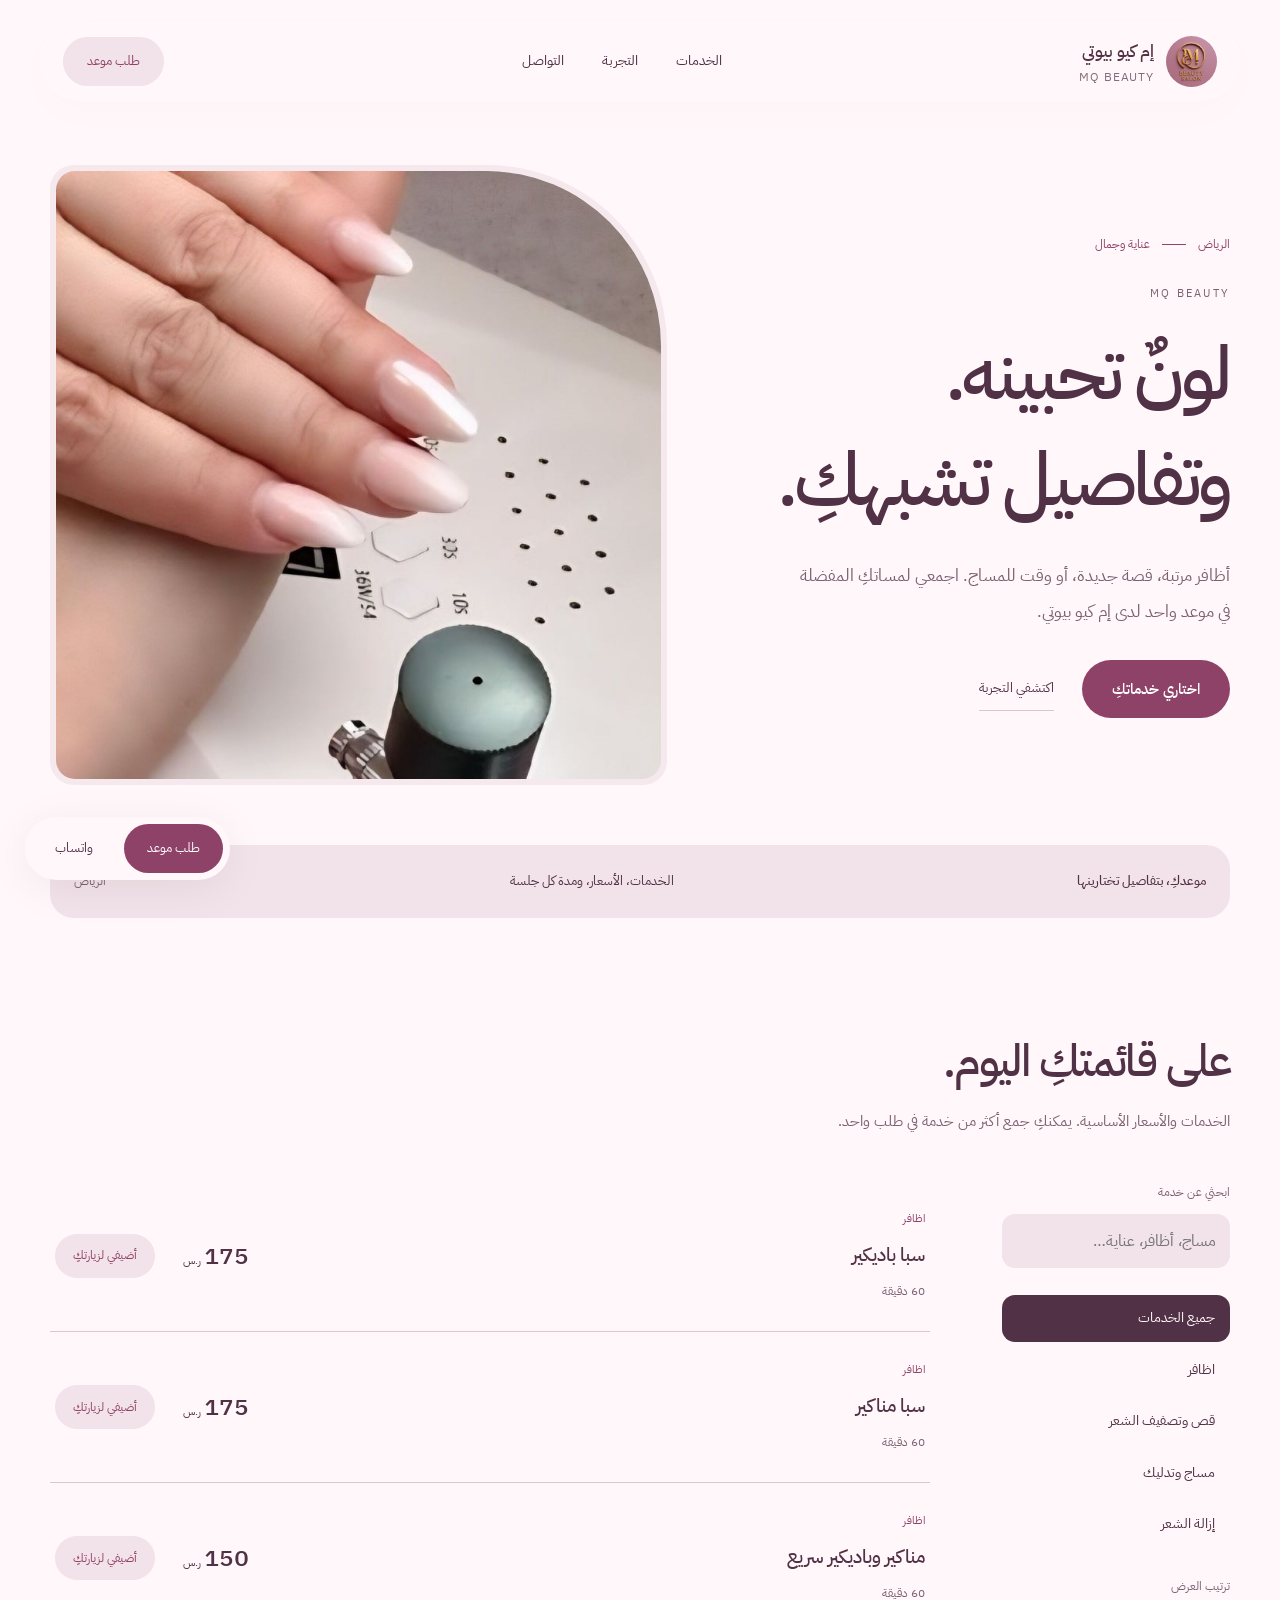
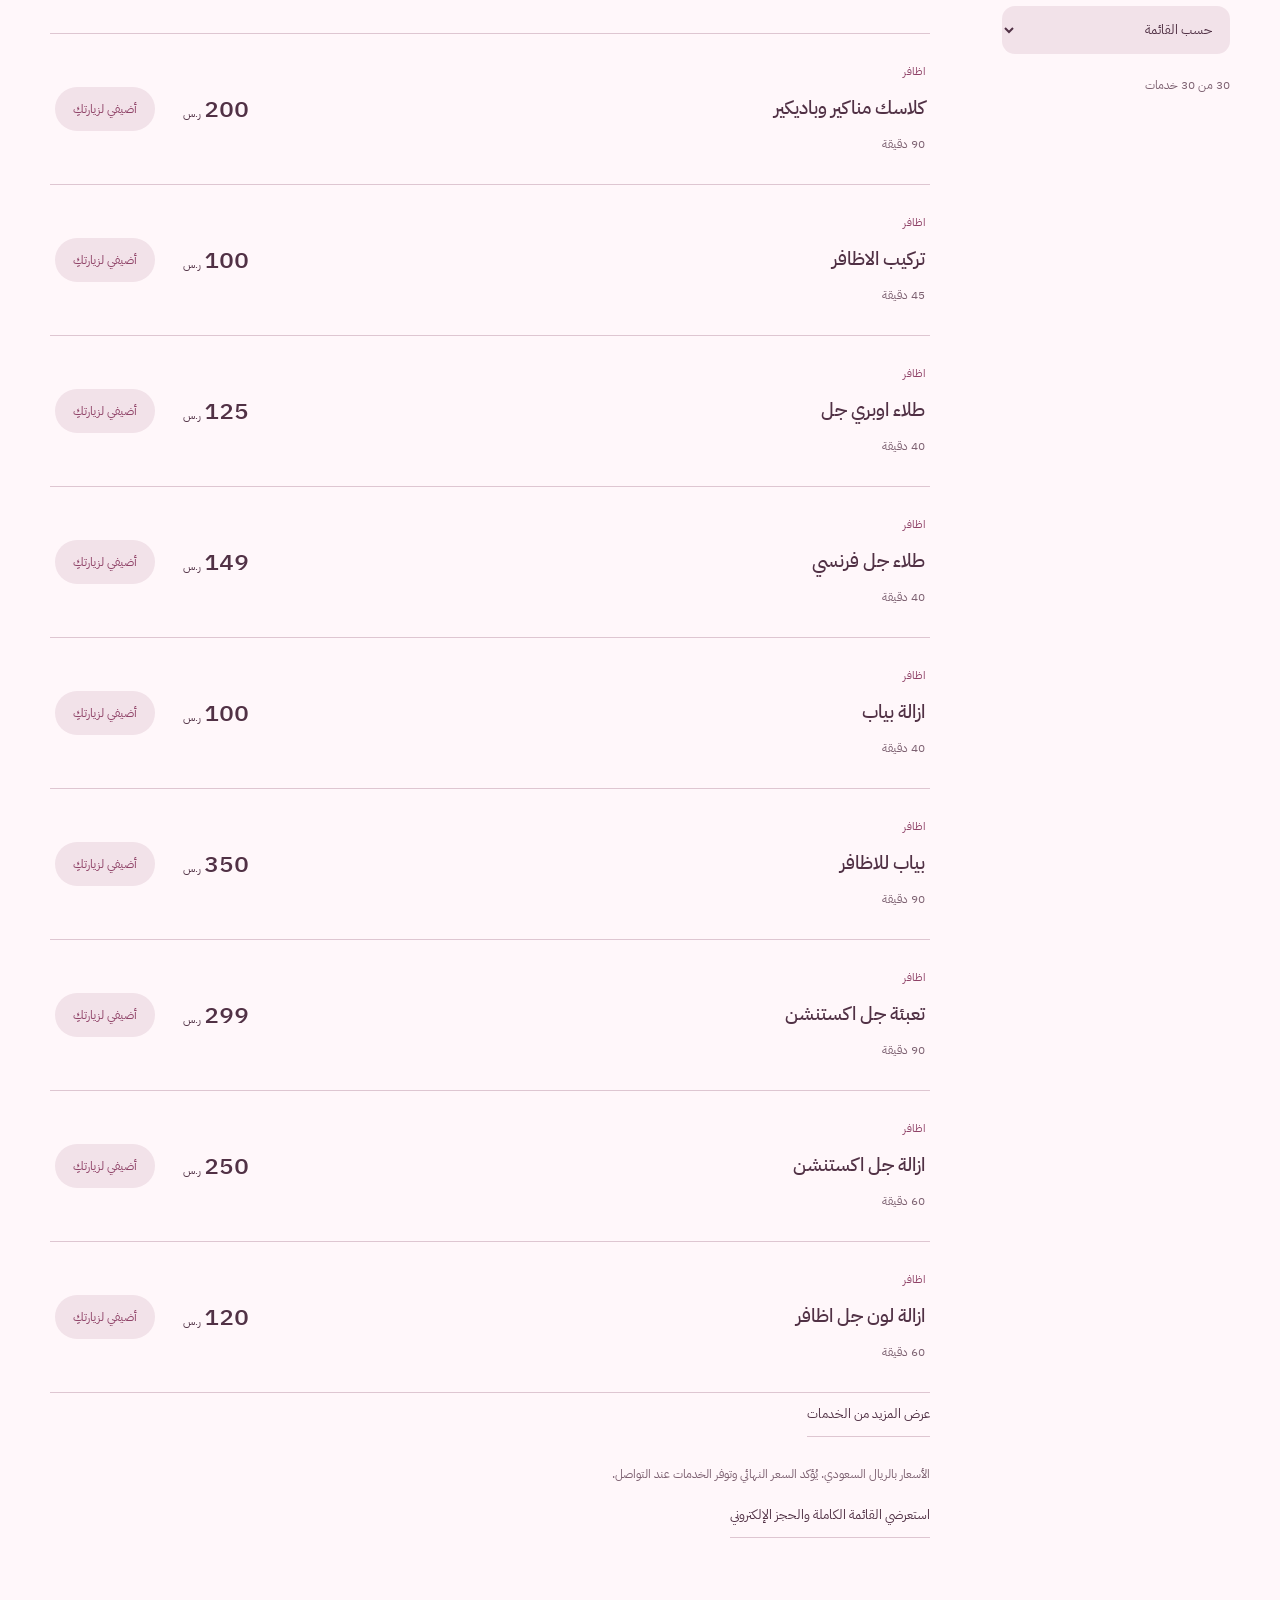
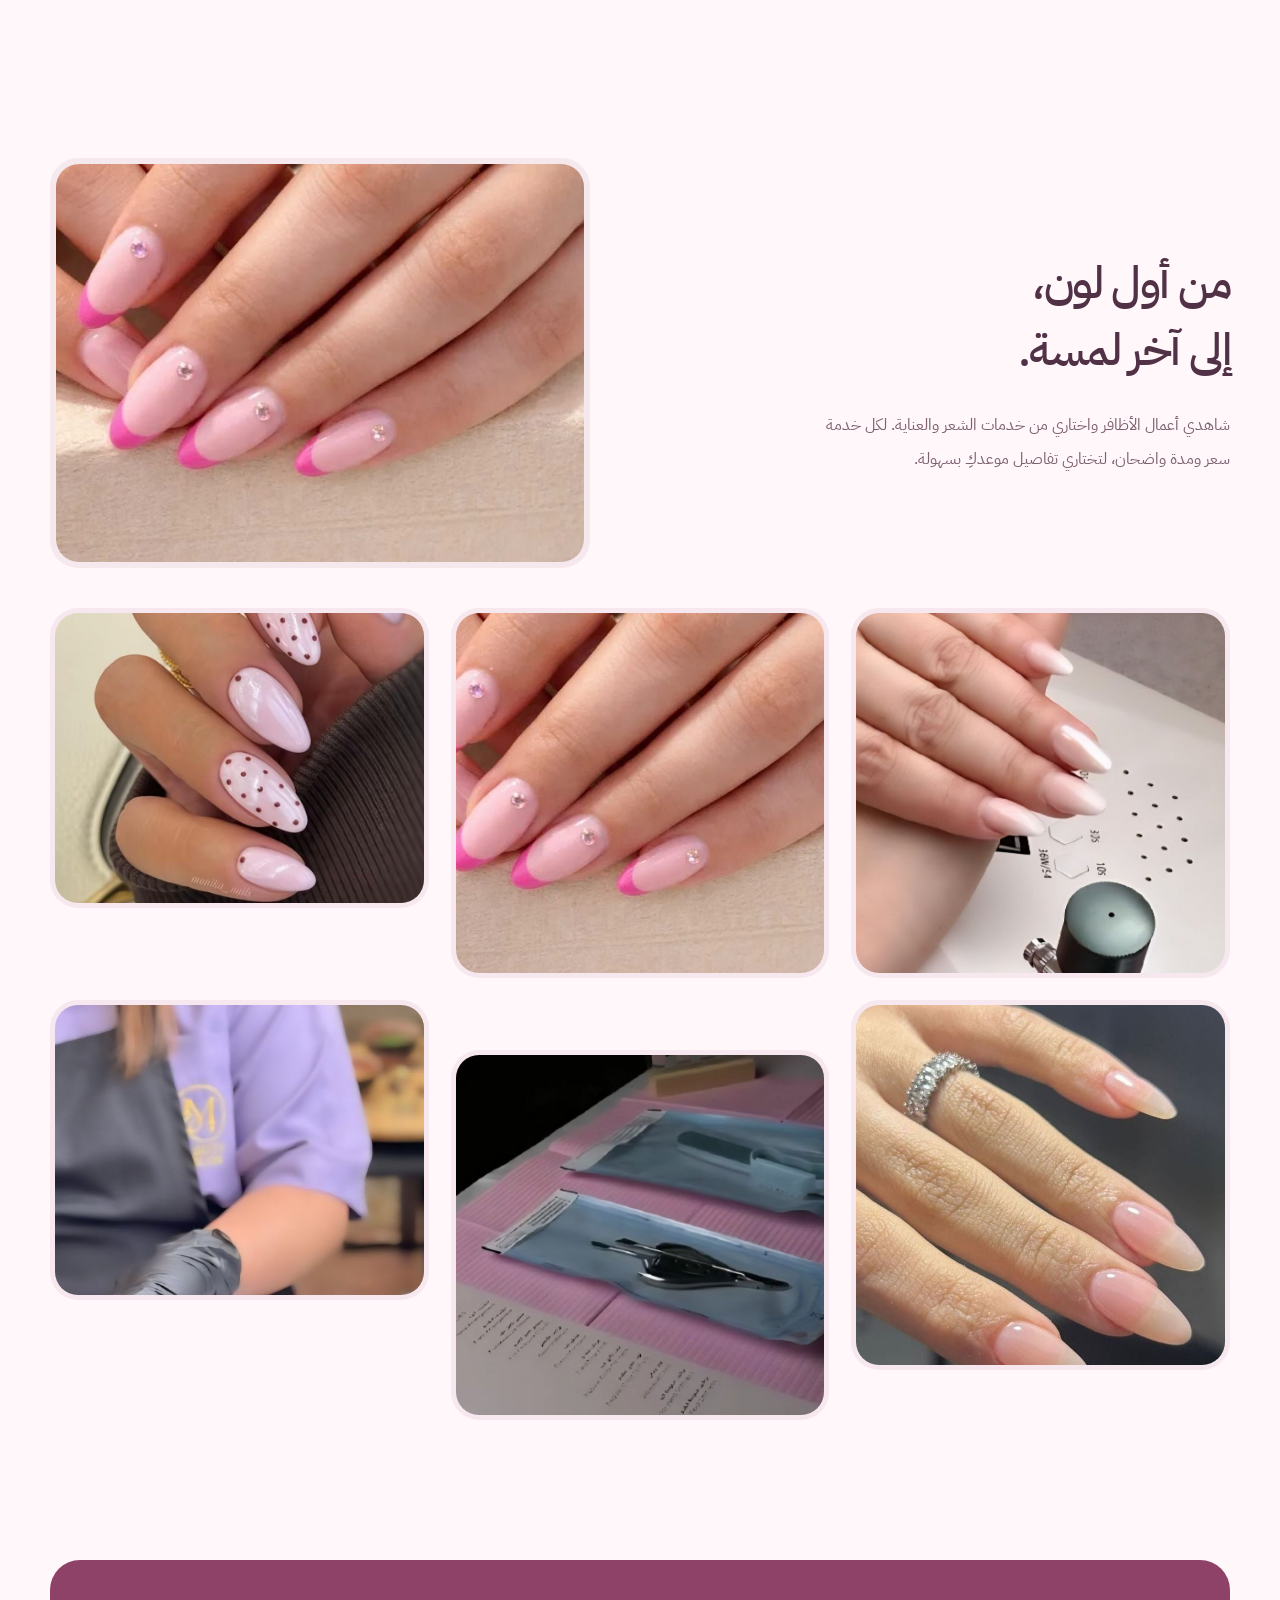
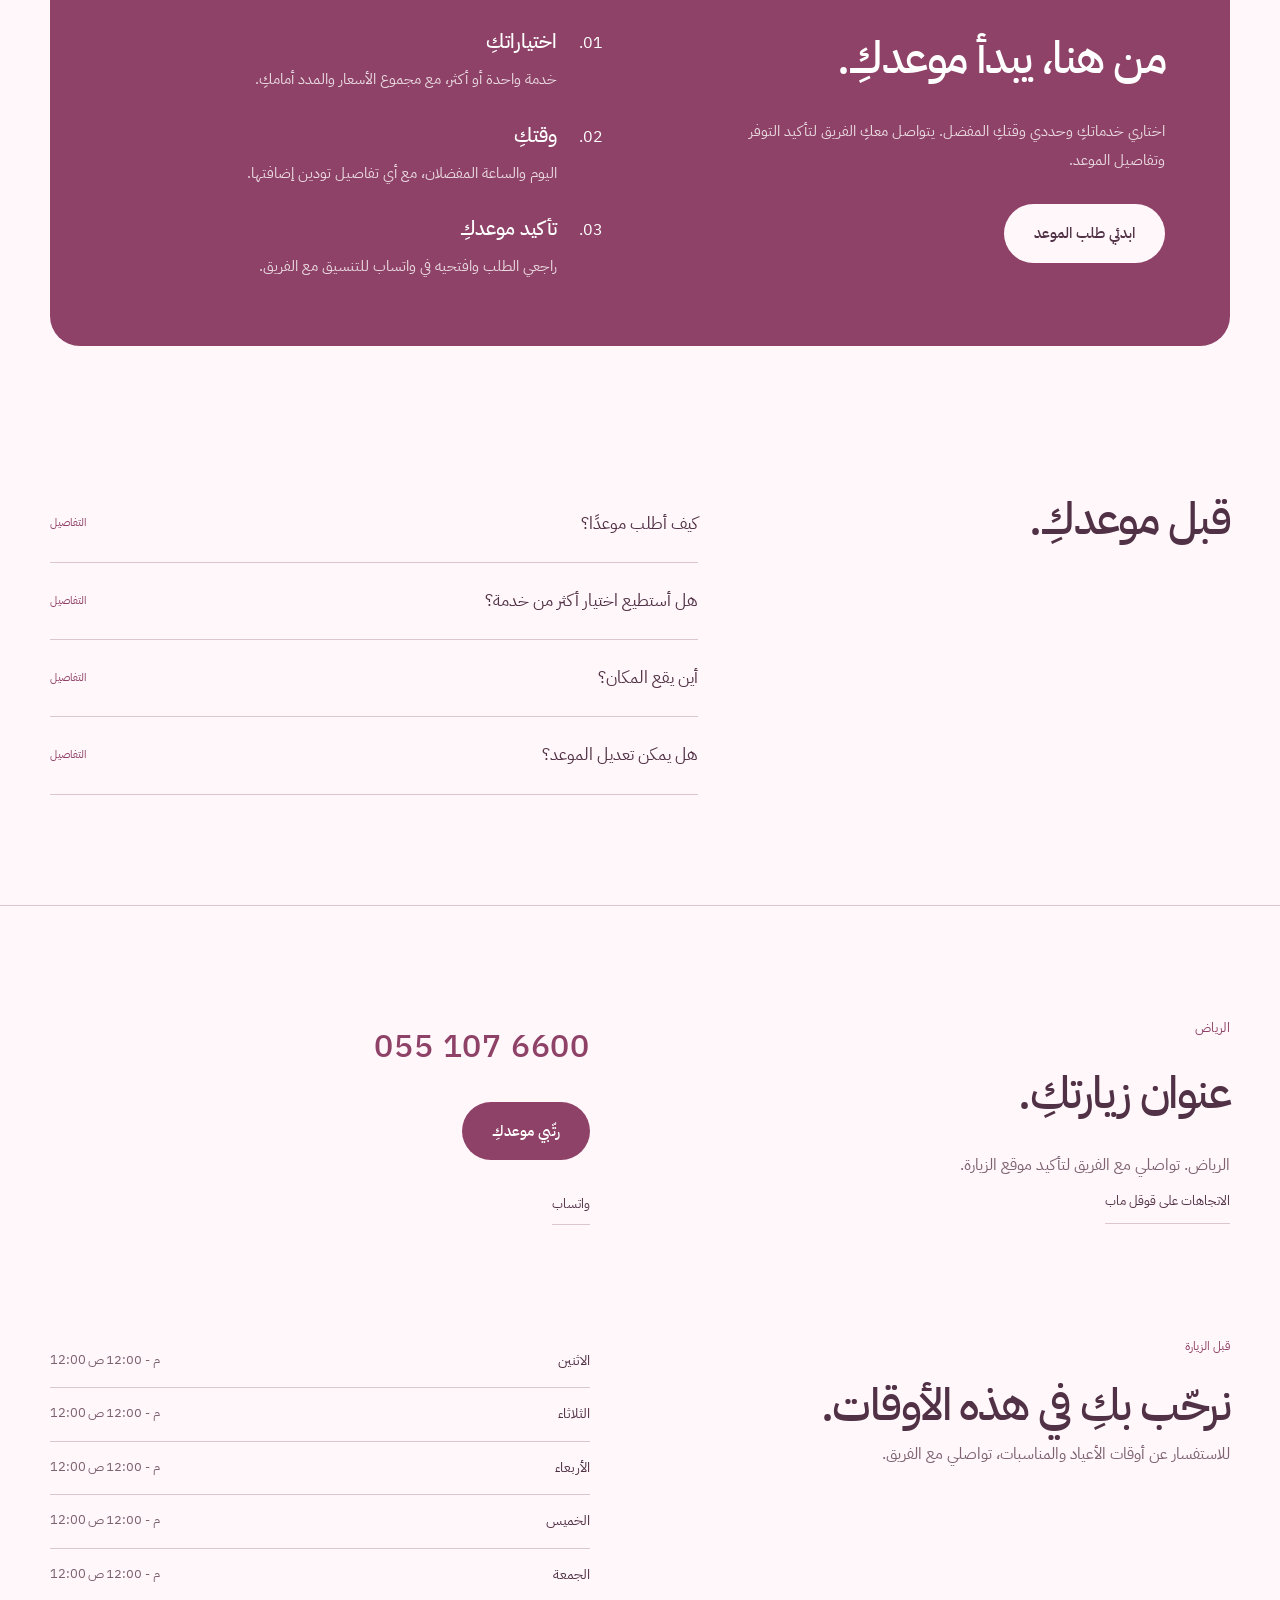
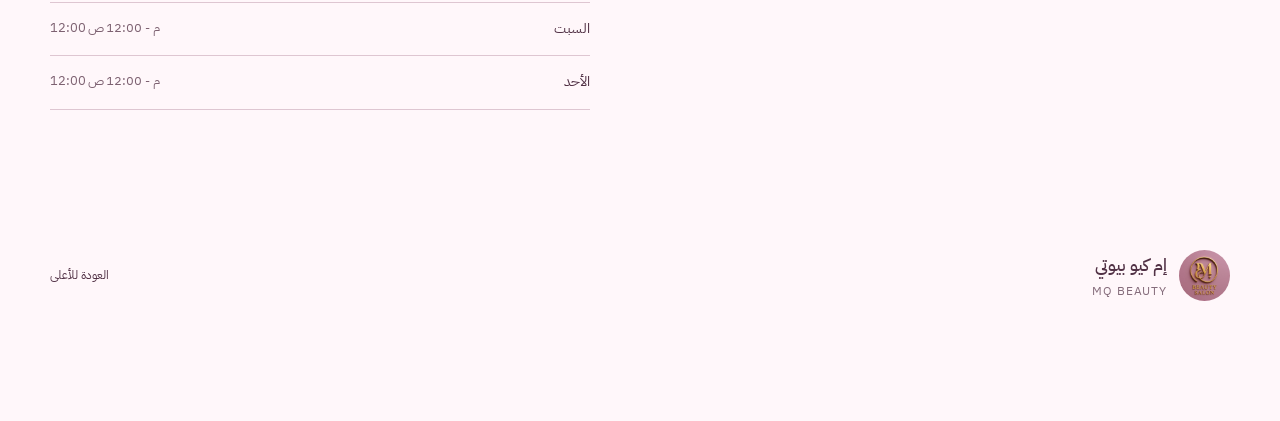
<file: mq-beauty/index.html>
<!doctype html><html lang="ar" dir="rtl"><head><meta charset="utf-8"><meta name="viewport" content="width=device-width,initial-scale=1"><title>إم كيو بيوتي | الرياض</title><meta name="description" content="أظافر مرتبة، قصة جديدة، أو وقت للمساج. اجمعي لمساتكِ المفضلة في موعد واحد لدى إم كيو بيوتي."><meta name="robots" content="noindex,nofollow"><meta name="theme-color" content="#f9f9f7"><link rel="canonical" href="https://az212z.github.io/spa-collection-09/mq-beauty/"><meta property="og:title" content="إم كيو بيوتي"><meta property="og:description" content="أظافر مرتبة، قصة جديدة، أو وقت للمساج. اجمعي لمساتكِ المفضلة في موعد واحد لدى إم كيو بيوتي."><meta property="og:image" content="https://az212z.github.io/spa-collection-09/mq-beauty/assets/3.jpg"><meta property="og:url" content="https://az212z.github.io/spa-collection-09/mq-beauty/"><link rel="preload" href="../shared/fonts/2.ttf" as="font" type="font/ttf" crossorigin><link rel="stylesheet" href="../shared/style.css"><script src="../shared/app.js" defer></script></head><body class="theme-mq" id="top"><a class="skip" href="#main">تجاوز إلى المحتوى</a><header class="site-header"><a class="brand" href="#top"><img class="brand-logo" src="assets/logo.jpg" alt="إم كيو بيوتي" loading="lazy" decoding="async" ><span>إم كيو بيوتي<small lang="en">MQ BEAUTY</small></span></a><nav id="navigation" aria-label="القائمة الرئيسية"><a href="#services">الخدمات</a><a href="#experience">التجربة</a><a href="#visit">التواصل</a></nav><div class="header-actions"><button class="header-book" data-open-booking>طلب موعد</button><button id="menu-toggle" aria-expanded="false" aria-controls="navigation">القائمة</button></div></header><main id="main"><section class="hero" aria-label="إم كيو بيوتي"><div class="hero-copy"><p class="location-line">الرياض <span></span> عناية وجمال</p><span class="hero-signature" lang="en">MQ BEAUTY</span><h1>لونٌ تحبينه.<br>وتفاصيل تشبهكِ.</h1><p class="intro">أظافر مرتبة، قصة جديدة، أو وقت للمساج. اجمعي لمساتكِ المفضلة في موعد واحد لدى إم كيو بيوتي.</p><div class="hero-actions"><button class="primary" data-open-booking>اختاري خدماتكِ</button><a class="quiet-link" href="#experience">اكتشفي التجربة</a></div></div><figure class="hero-photo frame"><img class="" src="assets/3.jpg" alt="من تفاصيل إم كيو بيوتي" loading="eager" decoding="async" fetchpriority=high></figure><figure class="hero-detail frame"><img class="" src="assets/4.jpg" alt="من أجواء إم كيو بيوتي" loading="eager" decoding="async" fetchpriority=high><figcaption>MQ · BEAUTY</figcaption></figure><div class="hero-note"><span lang="en">MQ BEAUTY</span><p>إطلالتكِ، على ذوقكِ.</p></div></section><div class="welcome-strip"><p>موعدكِ، بتفاصيل تختارينها</p><a href="#services">الخدمات، الأسعار، ومدة كل جلسة</a><span>الرياض</span></div><section class="section service-section" id="services"><div class="section-title"><h2>على قائمتكِ اليوم.</h2><p>الخدمات والأسعار الأساسية. يمكنكِ جمع أكثر من خدمة في طلب واحد.</p></div><div class="catalog"><aside class="catalog-tools"><label class="search-label" for="service-search">ابحثي عن خدمة<input type="search" id="service-search" placeholder="مساج، أظافر، عناية…" autocomplete="off"></label><div class="filters" aria-label="تصنيف الخدمات"><button data-filter="all" aria-pressed="true">جميع الخدمات</button><button data-filter="اظافر" aria-pressed="false">اظافر</button><button data-filter="قص وتصفيف الشعر" aria-pressed="false">قص وتصفيف الشعر</button><button data-filter="مساج وتدليك" aria-pressed="false">مساج وتدليك</button><button data-filter="إزالة الشعر" aria-pressed="false">إزالة الشعر</button></div><label class="sort-label" for="service-sort">ترتيب العرض<select id="service-sort"><option value="default">حسب القائمة</option><option value="price">السعر: من الأقل</option><option value="duration">المدة: من الأقصر</option></select></label><p id="result-count" role="status"></p></aside><div class="catalog-results"><div class="services"><article class="service" data-category="اظافر" data-id="0"><div class="service-copy"><span class="category-label">اظافر</span><h3>سبا باديكير</h3><p class="duration">60 دقيقة</p></div><div class="service-action"><p class="price"><b>175</b> <small>ر.س</small></p><button class="add-service" data-add="0" aria-pressed="false" aria-label="إضافة سبا باديكير">أضيفي لزيارتكِ</button></div></article><article class="service" data-category="اظافر" data-id="1"><div class="service-copy"><span class="category-label">اظافر</span><h3>سبا مناكير</h3><p class="duration">60 دقيقة</p></div><div class="service-action"><p class="price"><b>175</b> <small>ر.س</small></p><button class="add-service" data-add="1" aria-pressed="false" aria-label="إضافة سبا مناكير">أضيفي لزيارتكِ</button></div></article><article class="service" data-category="اظافر" data-id="2"><div class="service-copy"><span class="category-label">اظافر</span><h3>مناكير وباديكير سريع</h3><p class="duration">60 دقيقة</p></div><div class="service-action"><p class="price"><b>150</b> <small>ر.س</small></p><button class="add-service" data-add="2" aria-pressed="false" aria-label="إضافة مناكير وباديكير سريع">أضيفي لزيارتكِ</button></div></article><article class="service" data-category="اظافر" data-id="3"><div class="service-copy"><span class="category-label">اظافر</span><h3>كلاسك مناكير وباديكير</h3><p class="duration">90 دقيقة</p></div><div class="service-action"><p class="price"><b>200</b> <small>ر.س</small></p><button class="add-service" data-add="3" aria-pressed="false" aria-label="إضافة كلاسك مناكير وباديكير">أضيفي لزيارتكِ</button></div></article><article class="service" data-category="اظافر" data-id="4"><div class="service-copy"><span class="category-label">اظافر</span><h3>تركيب الاظافر</h3><p class="duration">45 دقيقة</p></div><div class="service-action"><p class="price"><b>100</b> <small>ر.س</small></p><button class="add-service" data-add="4" aria-pressed="false" aria-label="إضافة تركيب الاظافر">أضيفي لزيارتكِ</button></div></article><article class="service" data-category="اظافر" data-id="5"><div class="service-copy"><span class="category-label">اظافر</span><h3>طلاء اوبري جل</h3><p class="duration">40 دقيقة</p></div><div class="service-action"><p class="price"><b>125</b> <small>ر.س</small></p><button class="add-service" data-add="5" aria-pressed="false" aria-label="إضافة طلاء اوبري جل">أضيفي لزيارتكِ</button></div></article><article class="service" data-category="اظافر" data-id="6"><div class="service-copy"><span class="category-label">اظافر</span><h3>طلاء جل فرنسي</h3><p class="duration">40 دقيقة</p></div><div class="service-action"><p class="price"><b>149</b> <small>ر.س</small></p><button class="add-service" data-add="6" aria-pressed="false" aria-label="إضافة طلاء جل فرنسي">أضيفي لزيارتكِ</button></div></article><article class="service" data-category="اظافر" data-id="7"><div class="service-copy"><span class="category-label">اظافر</span><h3>ازالة بياب</h3><p class="duration">40 دقيقة</p></div><div class="service-action"><p class="price"><b>100</b> <small>ر.س</small></p><button class="add-service" data-add="7" aria-pressed="false" aria-label="إضافة ازالة بياب">أضيفي لزيارتكِ</button></div></article><article class="service" data-category="اظافر" data-id="8"><div class="service-copy"><span class="category-label">اظافر</span><h3>بياب للاظافر</h3><p class="duration">90 دقيقة</p></div><div class="service-action"><p class="price"><b>350</b> <small>ر.س</small></p><button class="add-service" data-add="8" aria-pressed="false" aria-label="إضافة بياب للاظافر">أضيفي لزيارتكِ</button></div></article><article class="service" data-category="اظافر" data-id="9"><div class="service-copy"><span class="category-label">اظافر</span><h3>تعبئة جل اكستنشن</h3><p class="duration">90 دقيقة</p></div><div class="service-action"><p class="price"><b>299</b> <small>ر.س</small></p><button class="add-service" data-add="9" aria-pressed="false" aria-label="إضافة تعبئة جل اكستنشن">أضيفي لزيارتكِ</button></div></article><article class="service" data-category="اظافر" data-id="10"><div class="service-copy"><span class="category-label">اظافر</span><h3>ازالة جل اكستنشن</h3><p class="duration">60 دقيقة</p></div><div class="service-action"><p class="price"><b>250</b> <small>ر.س</small></p><button class="add-service" data-add="10" aria-pressed="false" aria-label="إضافة ازالة جل اكستنشن">أضيفي لزيارتكِ</button></div></article><article class="service" data-category="اظافر" data-id="11"><div class="service-copy"><span class="category-label">اظافر</span><h3>ازالة لون جل اظافر</h3><p class="duration">60 دقيقة</p></div><div class="service-action"><p class="price"><b>120</b> <small>ر.س</small></p><button class="add-service" data-add="11" aria-pressed="false" aria-label="إضافة ازالة لون جل اظافر">أضيفي لزيارتكِ</button></div></article><article class="service" data-category="قص وتصفيف الشعر" data-id="12"><div class="service-copy"><span class="category-label">قص وتصفيف الشعر</span><h3>حمام كريم خاص للشعر</h3><p class="duration">50 دقيقة</p></div><div class="service-action"><p class="price"><b>120</b> <small>ر.س</small></p><button class="add-service" data-add="12" aria-pressed="false" aria-label="إضافة حمام كريم خاص للشعر">أضيفي لزيارتكِ</button></div></article><article class="service" data-category="قص وتصفيف الشعر" data-id="13"><div class="service-copy"><span class="category-label">قص وتصفيف الشعر</span><h3>حمام كريم للشعر</h3><p class="duration">40 دقيقة</p></div><div class="service-action"><p class="price"><b>85</b> <small>ر.س</small></p><button class="add-service" data-add="13" aria-pressed="false" aria-label="إضافة حمام كريم للشعر">أضيفي لزيارتكِ</button></div></article><article class="service" data-category="قص وتصفيف الشعر" data-id="14"><div class="service-copy"><span class="category-label">قص وتصفيف الشعر</span><h3>غسيل الشعر</h3><p class="duration">30 دقيقة</p></div><div class="service-action"><p class="price"><b>27</b> <small>ر.س</small></p><button class="add-service" data-add="14" aria-pressed="false" aria-label="إضافة غسيل الشعر">أضيفي لزيارتكِ</button></div></article><article class="service" data-category="قص وتصفيف الشعر" data-id="15"><div class="service-copy"><span class="category-label">قص وتصفيف الشعر</span><h3>صبغه شعر كامل</h3><p class="duration">60 دقيقة</p></div><div class="service-action"><p class="price"><b>180</b> <small>ر.س</small></p><button class="add-service" data-add="15" aria-pressed="false" aria-label="إضافة صبغه شعر كامل">أضيفي لزيارتكِ</button></div></article><article class="service" data-category="قص وتصفيف الشعر" data-id="16"><div class="service-copy"><span class="category-label">قص وتصفيف الشعر</span><h3>قص اطراف الشعر</h3><p class="duration">20 دقيقة</p></div><div class="service-action"><p class="price"><b>50</b> <small>ر.س</small></p><button class="add-service" data-add="16" aria-pressed="false" aria-label="إضافة قص اطراف الشعر">أضيفي لزيارتكِ</button></div></article><article class="service" data-category="قص وتصفيف الشعر" data-id="17"><div class="service-copy"><span class="category-label">قص وتصفيف الشعر</span><h3>صبغة جذور</h3><p class="duration">60 دقيقة</p></div><div class="service-action"><p class="price"><b>100</b> <small>ر.س</small></p><button class="add-service" data-add="17" aria-pressed="false" aria-label="إضافة صبغة جذور">أضيفي لزيارتكِ</button></div></article><article class="service" data-category="مساج وتدليك" data-id="18"><div class="service-copy"><span class="category-label">مساج وتدليك</span><h3>مساج البقشة</h3><p class="duration">60 دقيقة</p></div><div class="service-action"><p class="price"><b>350</b> <small>ر.س</small></p><button class="add-service" data-add="18" aria-pressed="false" aria-label="إضافة مساج البقشة">أضيفي لزيارتكِ</button></div></article><article class="service" data-category="مساج وتدليك" data-id="19"><div class="service-copy"><span class="category-label">مساج وتدليك</span><h3>مساج الانسجة العميقة</h3><p class="duration">60 دقيقة</p></div><div class="service-action"><p class="price"><b>300</b> <small>ر.س</small></p><button class="add-service" data-add="19" aria-pressed="false" aria-label="إضافة مساج الانسجة العميقة">أضيفي لزيارتكِ</button></div></article><article class="service" data-category="مساج وتدليك" data-id="20"><div class="service-copy"><span class="category-label">مساج وتدليك</span><h3>مساج استرخاء</h3><p class="duration">60 دقيقة</p></div><div class="service-action"><p class="price"><b>250</b> <small>ر.س</small></p><button class="add-service" data-add="20" aria-pressed="false" aria-label="إضافة مساج استرخاء">أضيفي لزيارتكِ</button></div></article><article class="service" data-category="إزالة الشعر" data-id="21"><div class="service-copy"><span class="category-label">إزالة الشعر</span><h3>واكس الابط</h3><p class="duration">25 دقيقة</p></div><div class="service-action"><p class="price"><b>40</b> <small>ر.س</small></p><button class="add-service" data-add="21" aria-pressed="false" aria-label="إضافة واكس الابط">أضيفي لزيارتكِ</button></div></article><article class="service" data-category="إزالة الشعر" data-id="22"><div class="service-copy"><span class="category-label">إزالة الشعر</span><h3>واكس جسم كامل</h3><p class="duration">60 دقيقة</p></div><div class="service-action"><p class="price"><b>266</b> <small>ر.س</small></p><button class="add-service" data-add="22" aria-pressed="false" aria-label="إضافة واكس جسم كامل">أضيفي لزيارتكِ</button></div></article><article class="service" data-category="إزالة الشعر" data-id="23"><div class="service-copy"><span class="category-label">إزالة الشعر</span><h3>واكس القدم كاملة</h3><p class="duration">35 دقيقة</p></div><div class="service-action"><p class="price"><b>115</b> <small>ر.س</small></p><button class="add-service" data-add="23" aria-pressed="false" aria-label="إضافة واكس القدم كاملة">أضيفي لزيارتكِ</button></div></article><article class="service" data-category="إزالة الشعر" data-id="24"><div class="service-copy"><span class="category-label">إزالة الشعر</span><h3>واكس اليد كاملة</h3><p class="duration">30 دقيقة</p></div><div class="service-action"><p class="price"><b>100</b> <small>ر.س</small></p><button class="add-service" data-add="24" aria-pressed="false" aria-label="إضافة واكس اليد كاملة">أضيفي لزيارتكِ</button></div></article><article class="service" data-category="إزالة الشعر" data-id="25"><div class="service-copy"><span class="category-label">إزالة الشعر</span><h3>واكس نصف اليد</h3><p class="duration">20 دقيقة</p></div><div class="service-action"><p class="price"><b>55</b> <small>ر.س</small></p><button class="add-service" data-add="25" aria-pressed="false" aria-label="إضافة واكس نصف اليد">أضيفي لزيارتكِ</button></div></article><article class="service" data-category="إزالة الشعر" data-id="26"><div class="service-copy"><span class="category-label">إزالة الشعر</span><h3>فتلة للوجه مع ماسك</h3><p class="duration">25 دقيقة</p></div><div class="service-action"><p class="price"><b>65</b> <small>ر.س</small></p><button class="add-service" data-add="26" aria-pressed="false" aria-label="إضافة فتلة للوجه مع ماسك">أضيفي لزيارتكِ</button></div></article><article class="service" data-category="إزالة الشعر" data-id="27"><div class="service-copy"><span class="category-label">إزالة الشعر</span><h3>فتلة للشنب</h3><p class="duration">10 دقيقة</p></div><div class="service-action"><p class="price"><b>20</b> <small>ر.س</small></p><button class="add-service" data-add="27" aria-pressed="false" aria-label="إضافة فتلة للشنب">أضيفي لزيارتكِ</button></div></article><article class="service" data-category="إزالة الشعر" data-id="28"><div class="service-copy"><span class="category-label">إزالة الشعر</span><h3>فتلة للوجه</h3><p class="duration">20 دقيقة</p></div><div class="service-action"><p class="price"><b>50</b> <small>ر.س</small></p><button class="add-service" data-add="28" aria-pressed="false" aria-label="إضافة فتلة للوجه">أضيفي لزيارتكِ</button></div></article><article class="service" data-category="إزالة الشعر" data-id="29"><div class="service-copy"><span class="category-label">إزالة الشعر</span><h3>حف حواجب</h3><p class="duration">15 دقيقة</p></div><div class="service-action"><p class="price"><b>40</b> <small>ر.س</small></p><button class="add-service" data-add="29" aria-pressed="false" aria-label="إضافة حف حواجب">أضيفي لزيارتكِ</button></div></article></div><button id="load-more" class="quiet-link" hidden>عرض المزيد من الخدمات</button><div id="empty-services" hidden><p>لم نجد خدمة بهذا الاسم.</p><button id="clear-search" class="quiet-link">عرض جميع الخدمات</button></div><p class="price-note">الأسعار بالريال السعودي. يُؤكد السعر النهائي وتوفر الخدمات عند التواصل.</p><a class="quiet-link" href="https://www.fresha.com/a/mq-beauty-salon-lryd-lryd-xea5z15f" target="_blank" rel="noreferrer">استعرضي القائمة الكاملة والحجز الإلكتروني</a></div></div></section><section class="experience-section section" id="experience"><div class="experience-intro"><div><h2>من أول لون،<br>إلى آخر لمسة.</h2><p>شاهدي أعمال الأظافر واختاري من خدمات الشعر والعناية. لكل خدمة سعر ومدة واضحان، لتختاري تفاصيل موعدكِ بسهولة.</p></div><figure class="experience-cover frame"><img class="" src="assets/4.jpg" alt="أجواء إم كيو بيوتي" loading="lazy" decoding="async" ></figure></div><div class="gallery" aria-label="صور إم كيو بيوتي"><button class="gallery-photo frame" data-photo="3" aria-label="عرض الصورة 1"><img class="" src="assets/3.jpg" alt="تفاصيل إم كيو بيوتي" loading="lazy" decoding="async" ><span>عرض الصورة</span></button><button class="gallery-photo frame" data-photo="4" aria-label="عرض الصورة 2"><img class="" src="assets/4.jpg" alt="تفاصيل إم كيو بيوتي" loading="lazy" decoding="async" ><span>عرض الصورة</span></button><button class="gallery-photo frame" data-photo="5" aria-label="عرض الصورة 3"><img class="" src="assets/5.jpg" alt="تفاصيل إم كيو بيوتي" loading="lazy" decoding="async" ><span>عرض الصورة</span></button><button class="gallery-photo frame" data-photo="6" aria-label="عرض الصورة 4"><img class="" src="assets/6.jpg" alt="تفاصيل إم كيو بيوتي" loading="lazy" decoding="async" ><span>عرض الصورة</span></button><button class="gallery-photo frame" data-photo="1" aria-label="عرض الصورة 5"><img class="" src="assets/1.jpg" alt="تفاصيل إم كيو بيوتي" loading="lazy" decoding="async" ><span>عرض الصورة</span></button><button class="gallery-photo frame" data-photo="2" aria-label="عرض الصورة 6"><img class="" src="assets/2.jpg" alt="تفاصيل إم كيو بيوتي" loading="lazy" decoding="async" ><span>عرض الصورة</span></button></div></section><section class="ritual-section"><div class="ritual-copy"><h2>من هنا، يبدأ موعدكِ.</h2><p>اختاري خدماتكِ وحددي وقتكِ المفضل. يتواصل معكِ الفريق لتأكيد التوفر وتفاصيل الموعد.</p><button class="primary" data-open-booking>ابدئي طلب الموعد</button></div><ol class="ritual-steps"><li><h3>اختياراتكِ</h3><p>خدمة واحدة أو أكثر، مع مجموع الأسعار والمدد أمامكِ.</p></li><li><h3>وقتكِ</h3><p>اليوم والساعة المفضلان، مع أي تفاصيل تودين إضافتها.</p></li><li><h3>تأكيد موعدكِ</h3><p>راجعي الطلب وافتحيه في واتساب للتنسيق مع الفريق.</p></li></ol></section><section class="section faq-section"><h2>قبل موعدكِ.</h2><div class="faq-list"><details><summary>كيف أطلب موعدًا؟</summary><p>اختاري الخدمات، وأضيفي اسمكِ والموعد المفضل. بعد المراجعة، يفتح طلبكِ في واتساب. الموعد يُؤكد بعد رد الفريق.</p></details><details><summary>هل أستطيع اختيار أكثر من خدمة؟</summary><p>نعم، يمكنكِ اختيار حتى أربع خدمات في الطلب. المجموع الظاهر لأسعار القائمة، ويُراجع التوفر وترتيب الجلسات عند التأكيد.</p></details><details><summary>أين يقع المكان؟</summary><p>الرياض. تواصلي مع الفريق لتأكيد موقع الزيارة.</p></details><details><summary>هل يمكن تعديل الموعد؟</summary><p>تواصلي مع الفريق عبر واتساب بخصوص الموعد والتعديل المطلوب. يوضح لكِ الفريق التوفر والشروط المناسبة لحجزكِ.</p></details></div></section><section class="visit-section section" id="visit"><div><p class="visit-city">الرياض</p><h2>عنوان زيارتكِ.</h2><p>الرياض. تواصلي مع الفريق لتأكيد موقع الزيارة.</p><a class="quiet-link" href="https://www.google.com/maps/search/?api=1&amp;query=24.769989013671875%2C46.574607849121094" target="_blank" rel="noreferrer">الاتجاهات على قوقل ماب</a></div><div class="visit-contact"><a class="phone" dir="ltr" href="tel:+966551076600">055 107 6600</a><button class="primary" data-open-booking>رتّبي موعدكِ</button><div class="social-links"><a href="https://wa.me/966551076600" target="_blank" rel="noreferrer">واتساب</a></div></div></section><section class="hours-section section"><div><p class="small-label">قبل الزيارة</p><h2>نرحّب بكِ في هذه الأوقات.</h2><p>للاستفسار عن أوقات الأعياد والمناسبات، تواصلي مع الفريق.</p></div><dl class="hours"><div><dt>الاثنين</dt><dd>12:00 م - 12:00 ص</dd></div><div><dt>الثلاثاء</dt><dd>12:00 م - 12:00 ص</dd></div><div><dt>الأربعاء</dt><dd>12:00 م - 12:00 ص</dd></div><div><dt>الخميس</dt><dd>12:00 م - 12:00 ص</dd></div><div><dt>الجمعة</dt><dd>12:00 م - 12:00 ص</dd></div><div><dt>السبت</dt><dd>12:00 م - 12:00 ص</dd></div><div><dt>الأحد</dt><dd>12:00 م - 12:00 ص</dd></div></dl></section></main><footer><a class="brand" href="#top"><img class="brand-logo" src="assets/logo.jpg" alt="إم كيو بيوتي" loading="lazy" decoding="async" ><span>إم كيو بيوتي<small lang="en">MQ BEAUTY</small></span></a><a href="#top">العودة للأعلى</a></footer><div class="booking-dock"><a href="https://wa.me/966551076600" target="_blank" rel="noreferrer">واتساب</a><button data-open-booking><span id="dock-label">طلب موعد</span><span id="dock-count" hidden></span></button></div><dialog id="booking" aria-labelledby="booking-title"><div class="dialog-bar"><span>إم كيو بيوتي</span><button data-close="booking" class="close-button">إغلاق</button></div><div class="booking-layout"><aside class="selection-panel"><span class="small-label">زيارتكِ</span><h2 id="booking-title">لنرتّب زيارتكِ.</h2><div id="selected-services"></div><p id="empty-selection">اختاري خدمة من القائمة للبدء.</p><label for="booking-service" class="small-label">إضافة خدمة</label><div class="quick-add"><select id="booking-service"><option value="">اختاري خدمة</option><option value="0">سبا باديكير</option><option value="1">سبا مناكير</option><option value="2">مناكير وباديكير سريع</option><option value="3">كلاسك مناكير وباديكير</option><option value="4">تركيب الاظافر</option><option value="5">طلاء اوبري جل</option><option value="6">طلاء جل فرنسي</option><option value="7">ازالة بياب</option><option value="8">بياب للاظافر</option><option value="9">تعبئة جل اكستنشن</option><option value="10">ازالة جل اكستنشن</option><option value="11">ازالة لون جل اظافر</option><option value="12">حمام كريم خاص للشعر</option><option value="13">حمام كريم للشعر</option><option value="14">غسيل الشعر</option><option value="15">صبغه شعر كامل</option><option value="16">قص اطراف الشعر</option><option value="17">صبغة جذور</option><option value="18">مساج البقشة</option><option value="19">مساج الانسجة العميقة</option><option value="20">مساج استرخاء</option><option value="21">واكس الابط</option><option value="22">واكس جسم كامل</option><option value="23">واكس القدم كاملة</option><option value="24">واكس اليد كاملة</option><option value="25">واكس نصف اليد</option><option value="26">فتلة للوجه مع ماسك</option><option value="27">فتلة للشنب</option><option value="28">فتلة للوجه</option><option value="29">حف حواجب</option></select><button id="quick-add">إضافة</button></div><p id="selection-error" role="alert" hidden></p><div id="selection-total"></div><small>أسعار القائمة ومددها. يُؤكد المجموع والتوفر مع الفريق.</small></aside><div class="request-panel"><p class="step-label" id="step-label">تفاصيل الموعد</p><form id="booking-form"><label>اسمكِ<input name="name" autocomplete="given-name" maxlength="70" required placeholder="الاسم الكريم"></label><div class="field-pair"><label>اليوم المفضل<input name="date" type="date" required></label><label>الوقت المفضل<input name="time" type="time" required></label></div><label>ملاحظاتكِ (اختياري)<textarea name="notes" rows="3" maxlength="500"  placeholder="تفاصيل تحبين إضافتها"></textarea></label><p id="form-error" role="alert" hidden></p><button class="primary full" type="submit">مراجعة الطلب</button><p class="privacy-note">لا تُحفظ بياناتكِ، ولا يُرسل الطلب تلقائيًا.</p></form><div id="booking-review" hidden><h3>راجعي تفاصيلكِ</h3><dl id="review-details"></dl><p>هذا طلب موعد. يتم تأكيده بعد رد الفريق.</p><a id="send-request" class="primary full" target="_blank" rel="noreferrer">فتح الطلب في واتساب</a><button id="edit-request" class="quiet-link">تعديل التفاصيل</button></div></div></div></dialog><dialog id="lightbox" aria-label="معرض الصور"><div class="dialog-bar"><span id="photo-count"></span><button data-close="lightbox" class="close-button">إغلاق</button></div><img id="full-photo" alt=""><div class="photo-controls"><button id="previous-photo">السابقة</button><p id="photo-caption"></p><button id="next-photo">التالية</button></div></dialog><script id="business-data" type="application/json">{"name": "إم كيو بيوتي", "phone": "966551076600", "home": false, "services": [{"id": "0", "name": "سبا باديكير", "category": "اظافر", "price": 175, "starts": false, "min": 60, "max": 60, "sourceId": "24410554"}, {"id": "1", "name": "سبا مناكير", "category": "اظافر", "price": 175, "starts": false, "min": 60, "max": 60, "sourceId": "24410551"}, {"id": "2", "name": "مناكير وباديكير سريع", "category": "اظافر", "price": 150, "starts": false, "min": 60, "max": 60, "sourceId": "24410494"}, {"id": "3", "name": "كلاسك مناكير وباديكير", "category": "اظافر", "price": 200, "starts": false, "min": 90, "max": 90, "sourceId": "24410481"}, {"id": "4", "name": "تركيب الاظافر", "category": "اظافر", "price": 100, "starts": false, "min": 45, "max": 45, "sourceId": "24410415"}, {"id": "5", "name": "طلاء اوبري جل", "category": "اظافر", "price": 125, "starts": false, "min": 40, "max": 40, "sourceId": "24410088"}, {"id": "6", "name": "طلاء جل فرنسي", "category": "اظافر", "price": 149, "starts": false, "min": 40, "max": 40, "sourceId": "24410075"}, {"id": "7", "name": "ازالة بياب", "category": "اظافر", "price": 100, "starts": false, "min": 40, "max": 40, "sourceId": "24410065"}, {"id": "8", "name": "بياب للاظافر", "category": "اظافر", "price": 350, "starts": false, "min": 90, "max": 90, "sourceId": "24410051"}, {"id": "9", "name": "تعبئة جل اكستنشن", "category": "اظافر", "price": 299, "starts": false, "min": 90, "max": 90, "sourceId": "24410022"}, {"id": "10", "name": "ازالة جل اكستنشن", "category": "اظافر", "price": 250, "starts": false, "min": 60, "max": 60, "sourceId": "24409962"}, {"id": "11", "name": "ازالة لون جل اظافر", "category": "اظافر", "price": 120, "starts": false, "min": 60, "max": 60, "sourceId": "24409948"}, {"id": "12", "name": "حمام كريم خاص للشعر", "category": "قص وتصفيف الشعر", "price": 120, "starts": false, "min": 50, "max": 50, "sourceId": "24409737"}, {"id": "13", "name": "حمام كريم للشعر", "category": "قص وتصفيف الشعر", "price": 85, "starts": false, "min": 40, "max": 40, "sourceId": "24409679"}, {"id": "14", "name": "غسيل الشعر", "category": "قص وتصفيف الشعر", "price": 27, "starts": false, "min": 30, "max": 30, "sourceId": "24409664"}, {"id": "15", "name": "صبغه شعر كامل", "category": "قص وتصفيف الشعر", "price": 180, "starts": false, "min": 60, "max": 60, "sourceId": "24409630"}, {"id": "16", "name": "قص اطراف الشعر", "category": "قص وتصفيف الشعر", "price": 50, "starts": false, "min": 20, "max": 20, "sourceId": "24409138"}, {"id": "17", "name": "صبغة جذور", "category": "قص وتصفيف الشعر", "price": 100, "starts": false, "min": 60, "max": 60, "sourceId": "24409137"}, {"id": "18", "name": "مساج البقشة", "category": "مساج وتدليك", "price": 350, "starts": false, "min": 60, "max": 60, "sourceId": "24409433"}, {"id": "19", "name": "مساج الانسجة العميقة", "category": "مساج وتدليك", "price": 300, "starts": false, "min": 60, "max": 60, "sourceId": "24409403"}, {"id": "20", "name": "مساج استرخاء", "category": "مساج وتدليك", "price": 250, "starts": false, "min": 60, "max": 60, "sourceId": "24409136"}, {"id": "21", "name": "واكس الابط", "category": "إزالة الشعر", "price": 40, "starts": false, "min": 25, "max": 25, "sourceId": "24409578"}, {"id": "22", "name": "واكس جسم كامل", "category": "إزالة الشعر", "price": 266, "starts": false, "min": 60, "max": 60, "sourceId": "24409564"}, {"id": "23", "name": "واكس القدم كاملة", "category": "إزالة الشعر", "price": 115, "starts": false, "min": 35, "max": 35, "sourceId": "24409537"}, {"id": "24", "name": "واكس اليد كاملة", "category": "إزالة الشعر", "price": 100, "starts": false, "min": 30, "max": 30, "sourceId": "24409531"}, {"id": "25", "name": "واكس نصف اليد", "category": "إزالة الشعر", "price": 55, "starts": false, "min": 20, "max": 20, "sourceId": "24409513"}, {"id": "26", "name": "فتلة للوجه مع ماسك", "category": "إزالة الشعر", "price": 65, "starts": false, "min": 25, "max": 25, "sourceId": "24409500"}, {"id": "27", "name": "فتلة للشنب", "category": "إزالة الشعر", "price": 20, "starts": false, "min": 10, "max": 10, "sourceId": "24409492"}, {"id": "28", "name": "فتلة للوجه", "category": "إزالة الشعر", "price": 50, "starts": false, "min": 20, "max": 20, "sourceId": "24409483"}, {"id": "29", "name": "حف حواجب", "category": "إزالة الشعر", "price": 40, "starts": false, "min": 15, "max": 15, "sourceId": "24409135"}], "photos": [3, 4, 5, 6, 1, 2]}</script></body></html>
</file>
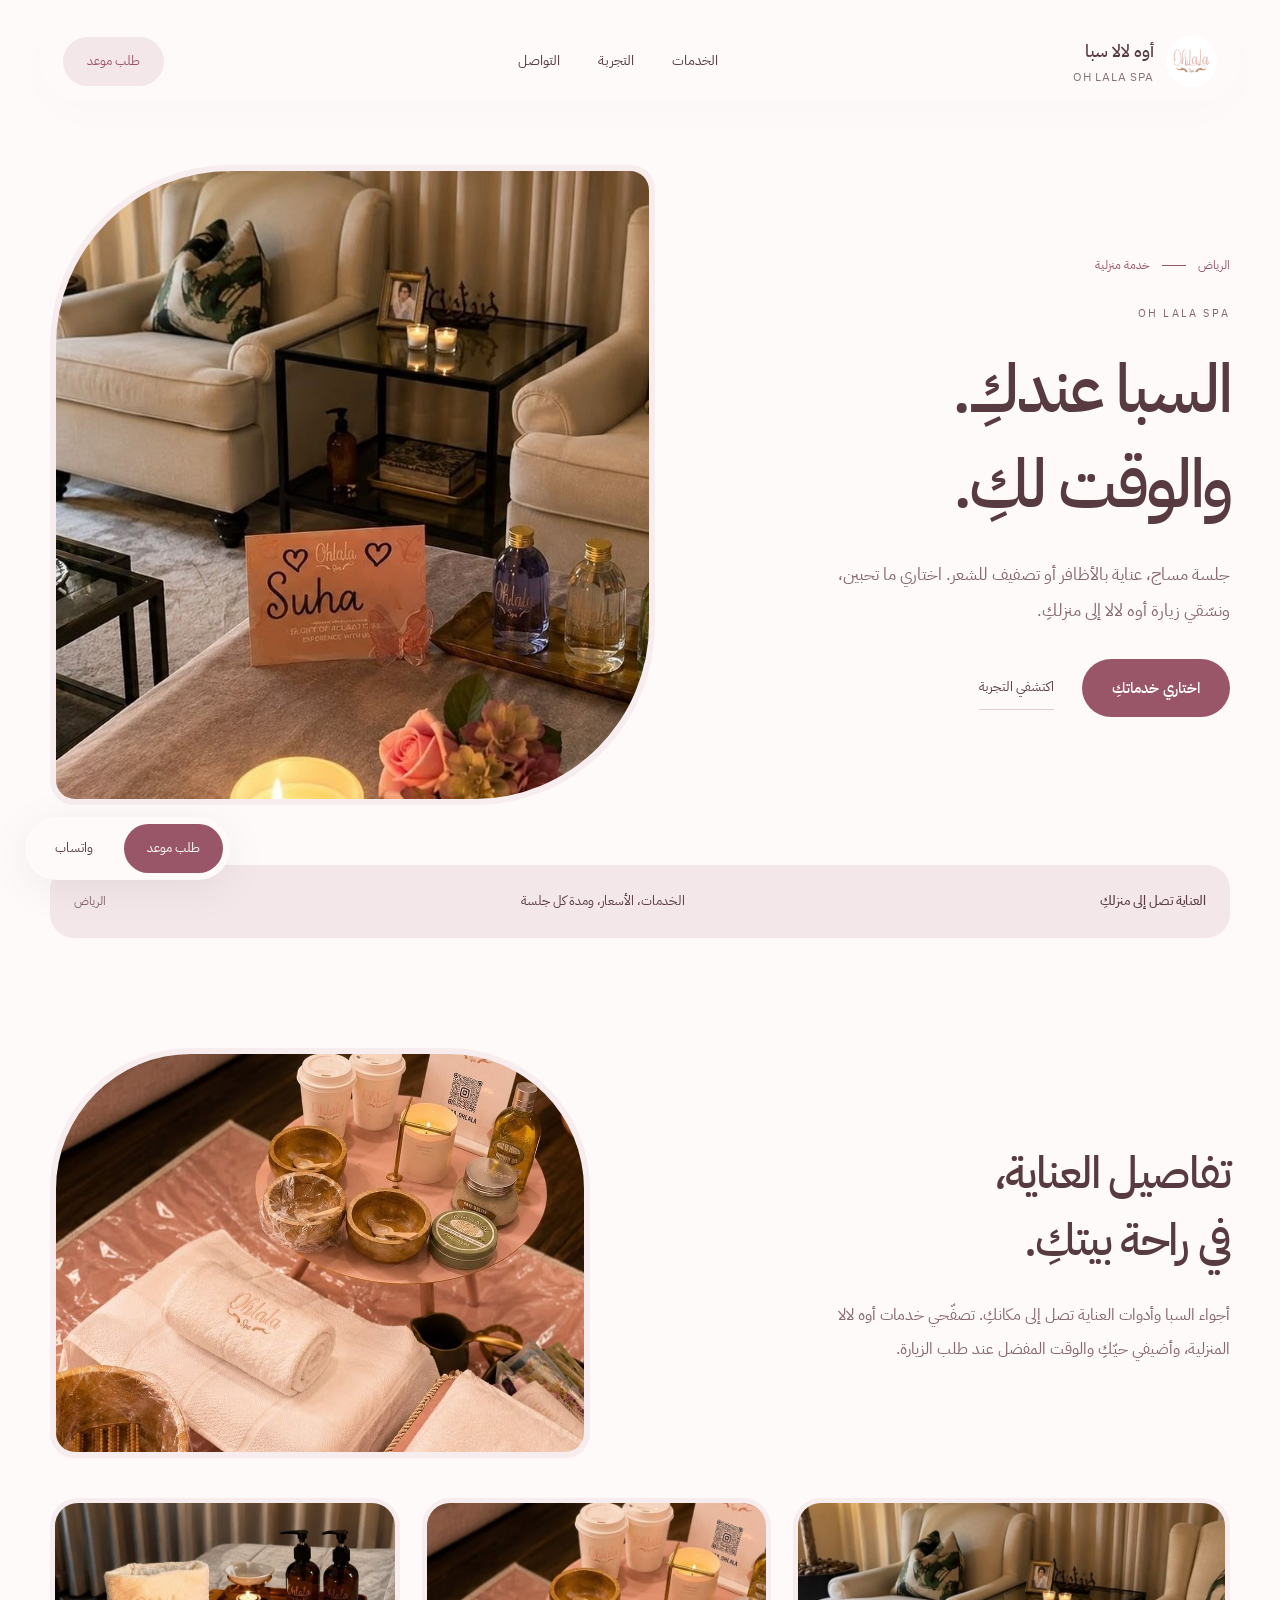
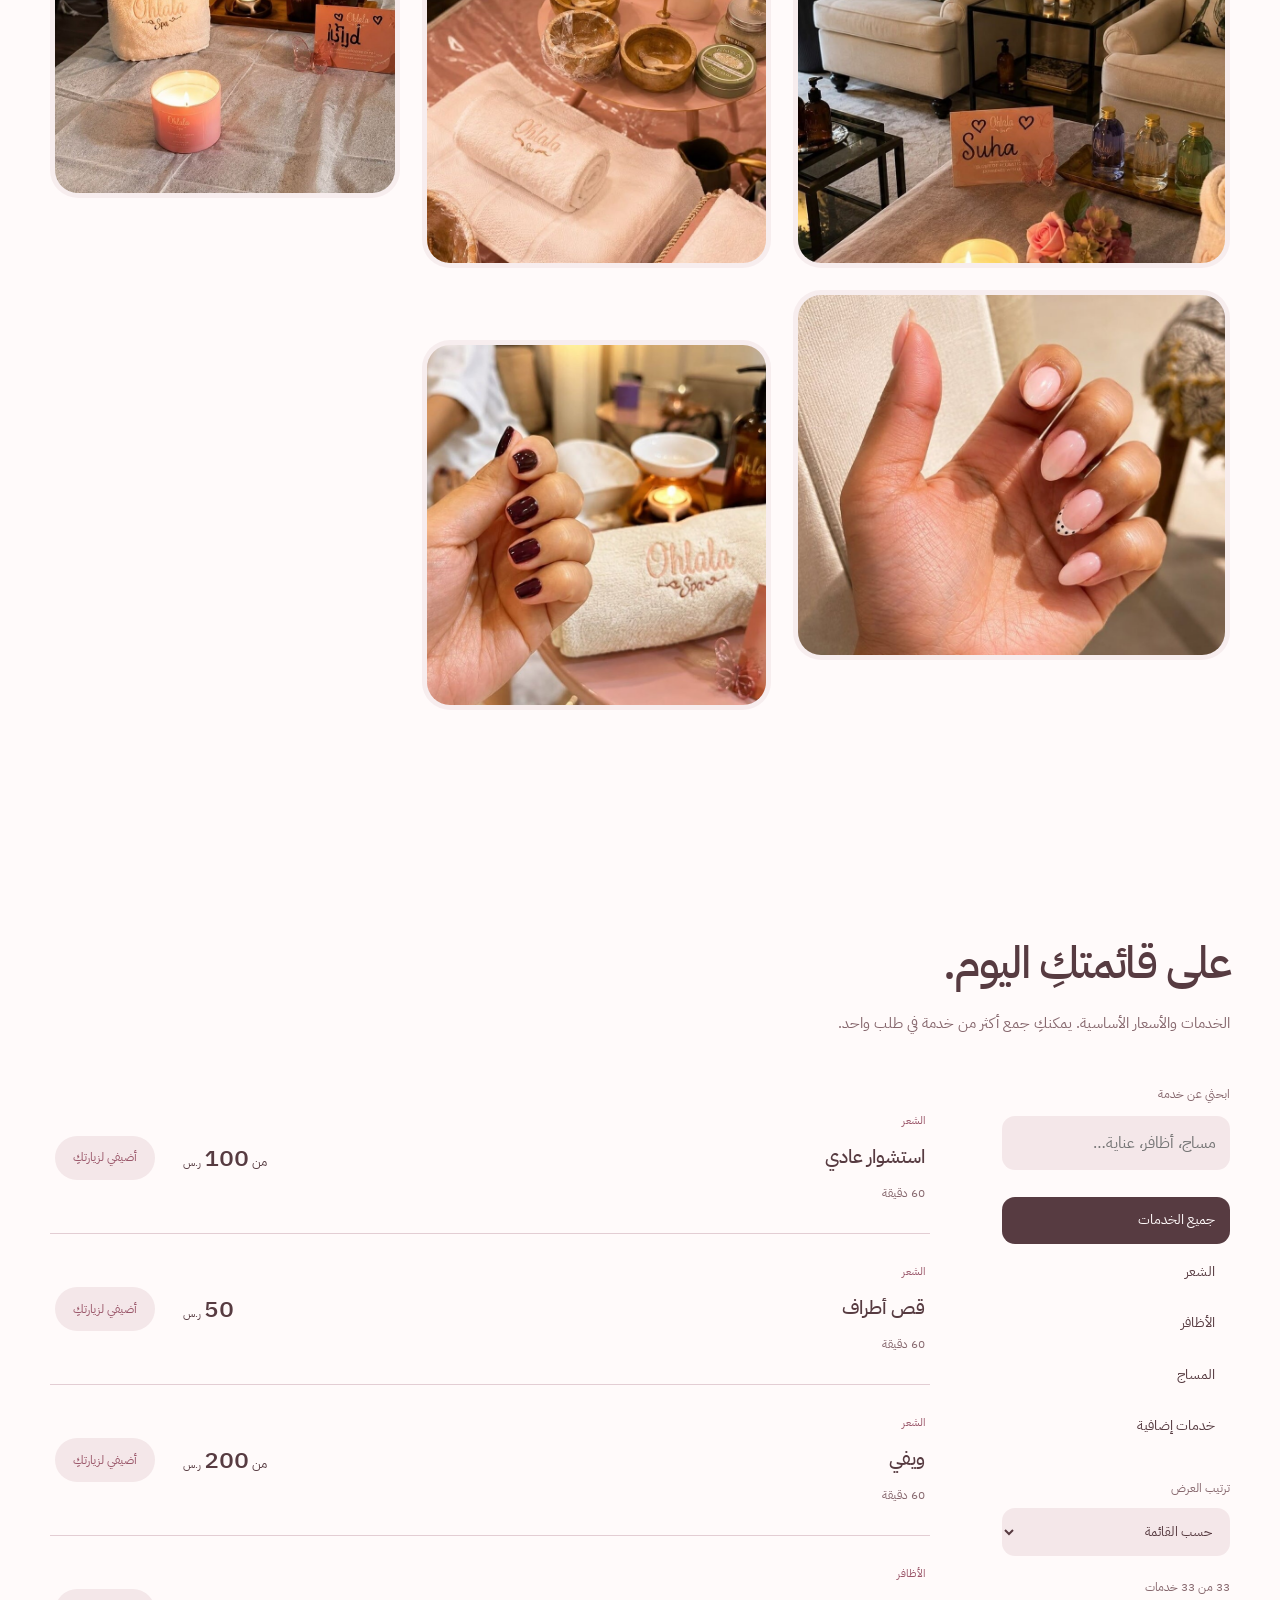
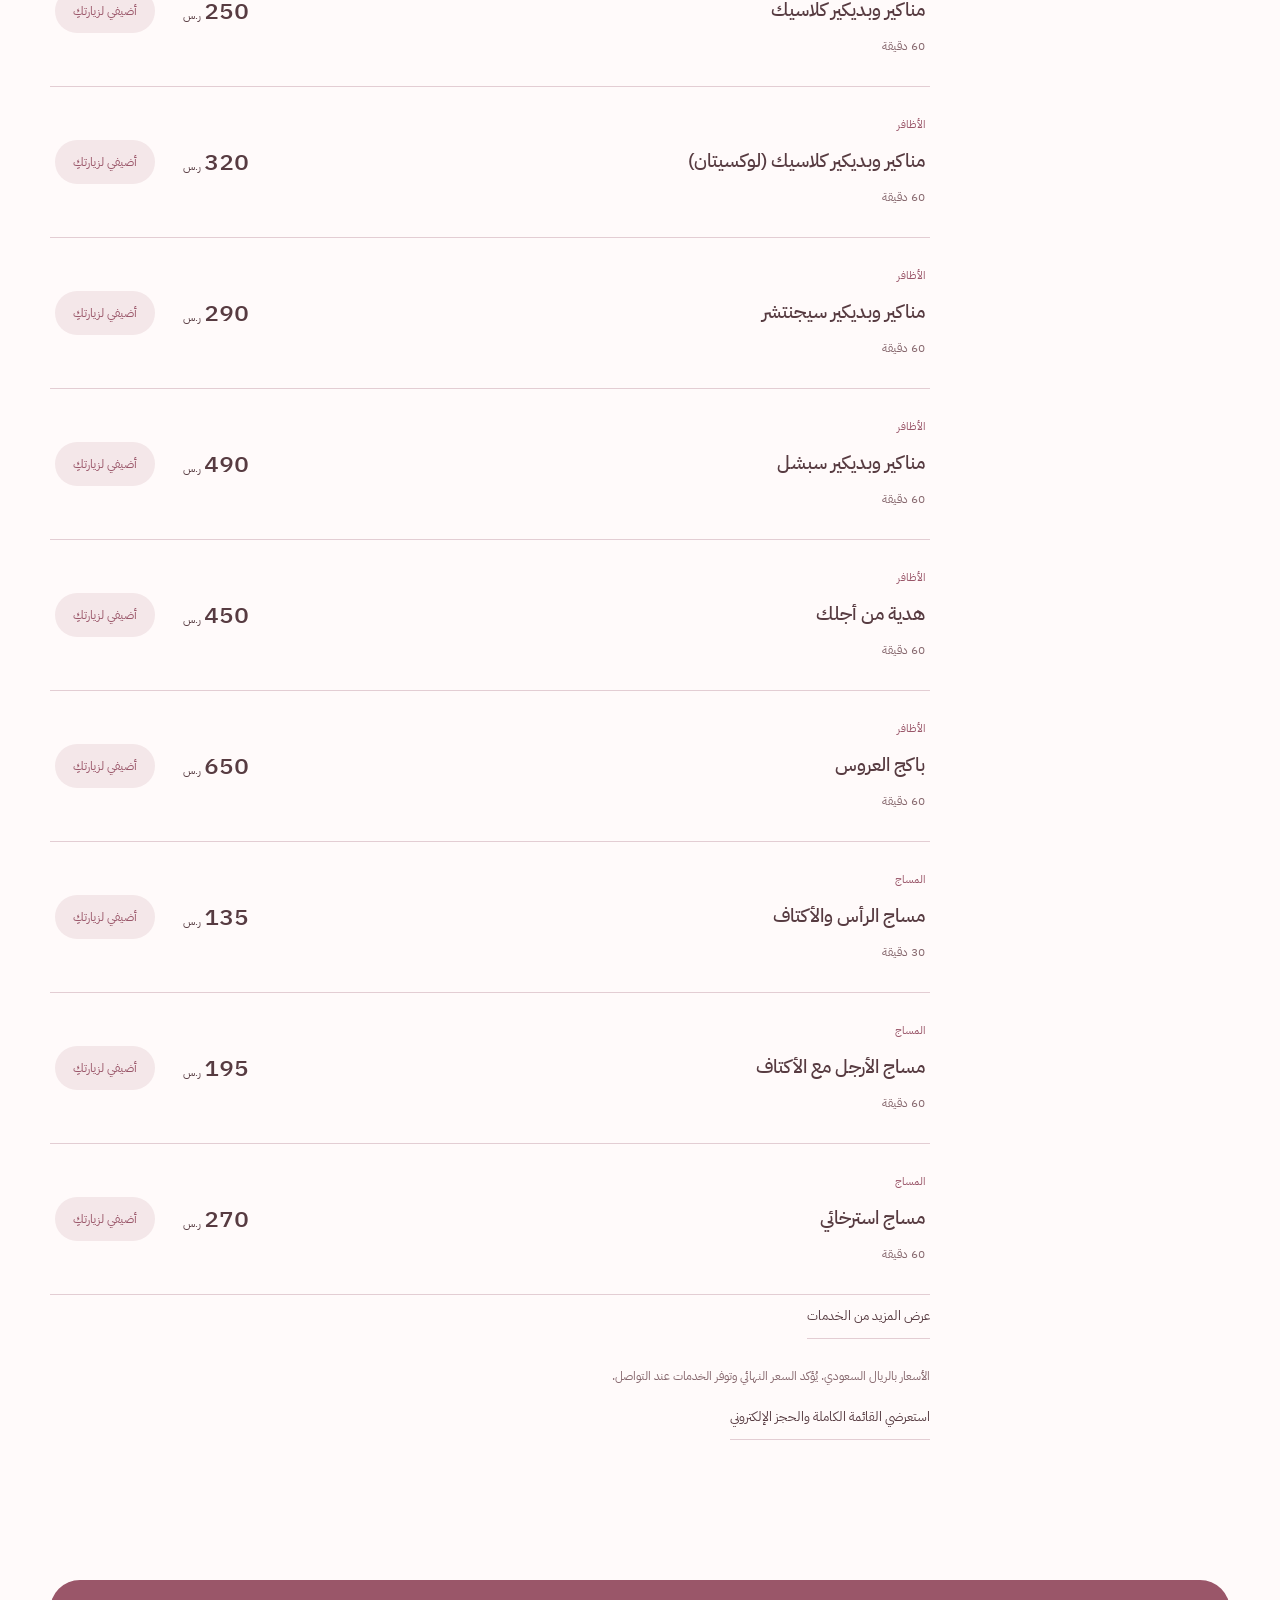
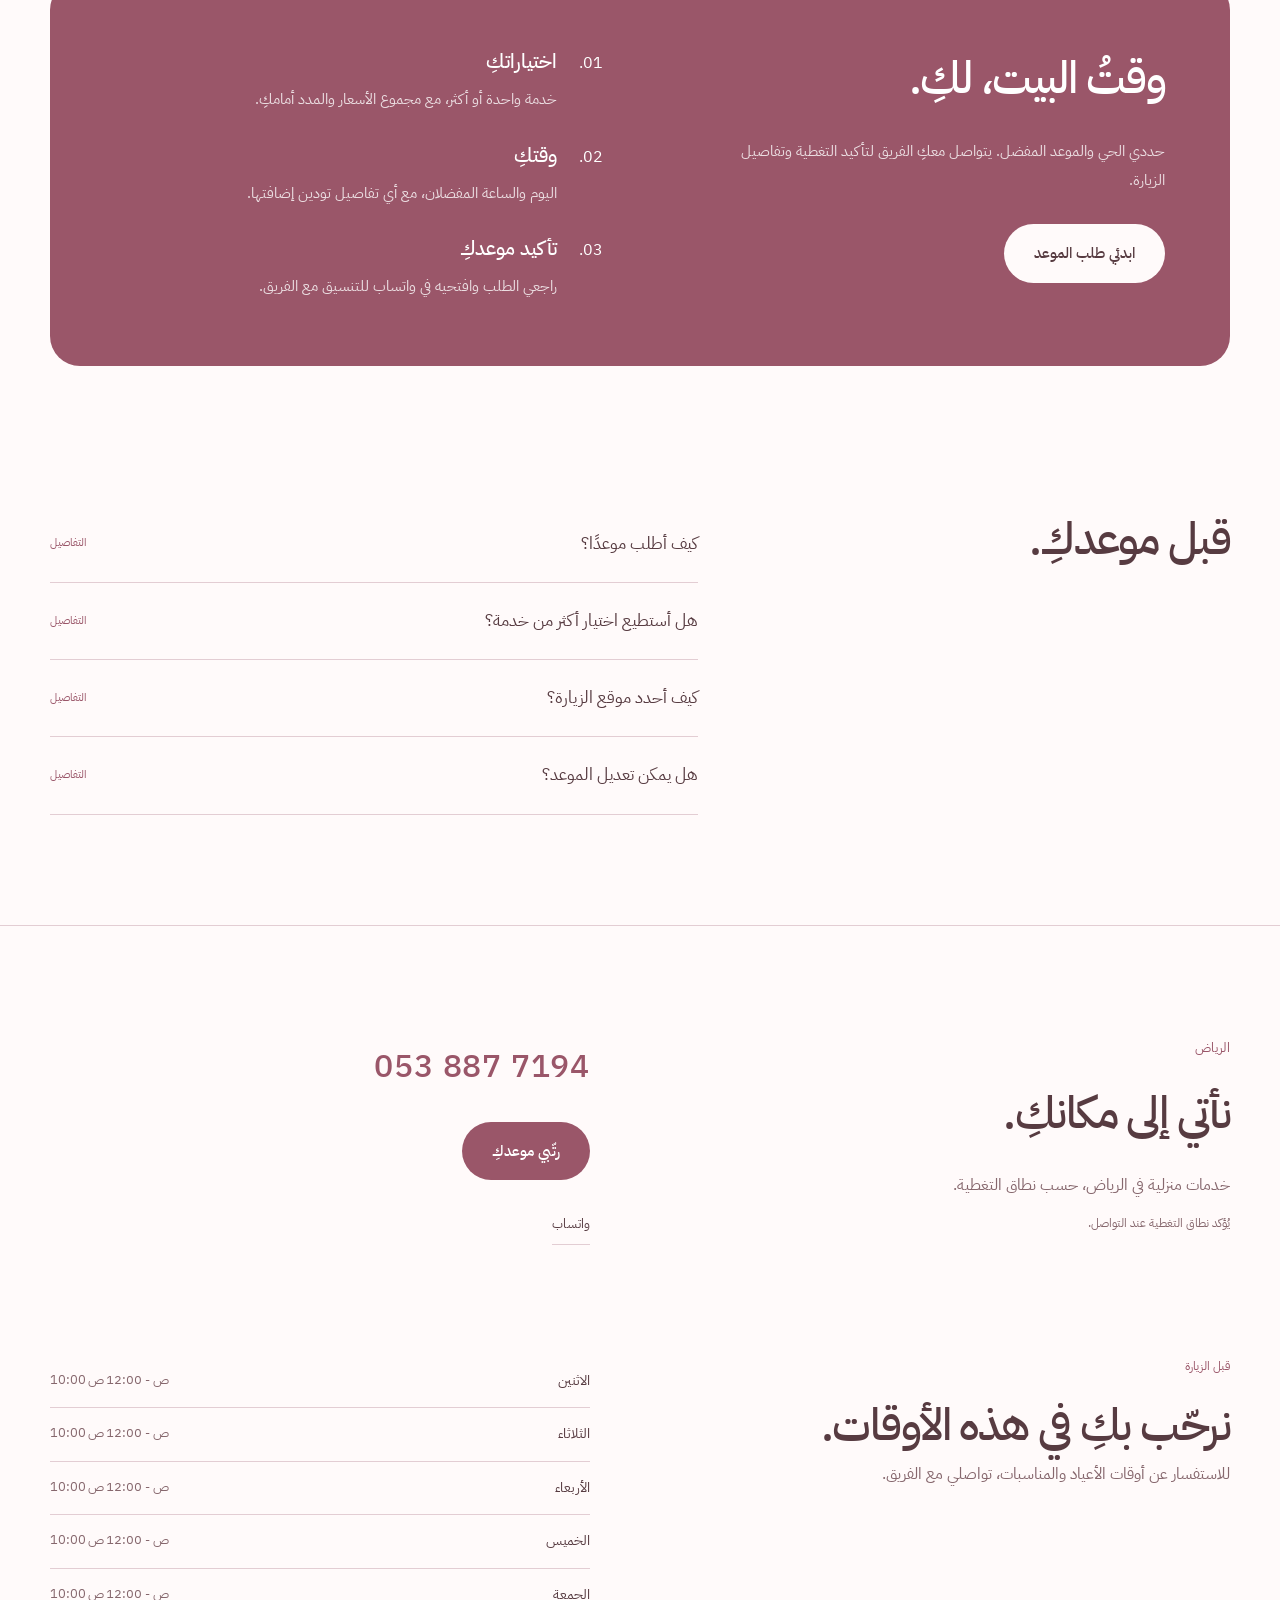
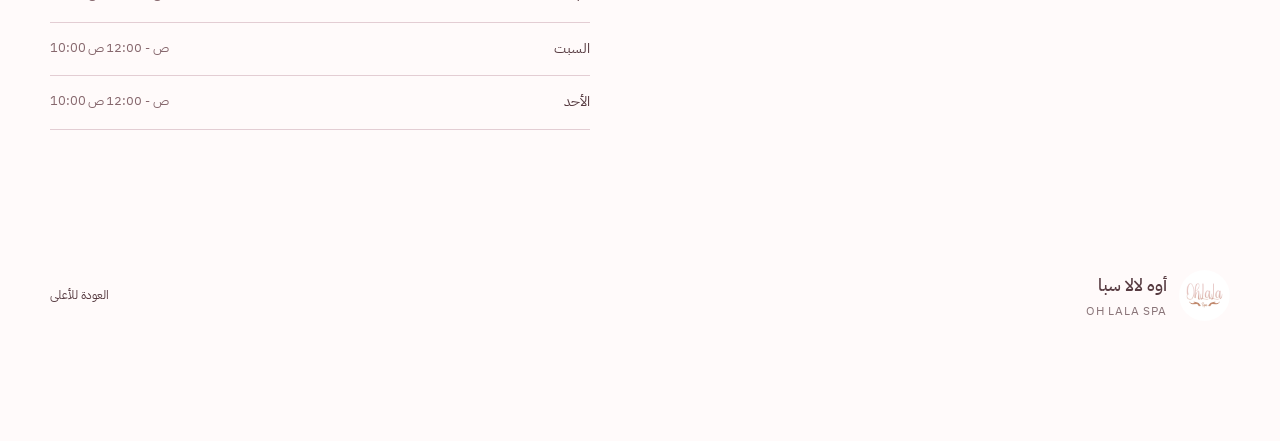
<file: ohlala/index.html>
<!doctype html><html lang="ar" dir="rtl"><head><meta charset="utf-8"><meta name="viewport" content="width=device-width,initial-scale=1"><title>أوه لالا سبا | الرياض</title><meta name="description" content="جلسة مساج، عناية بالأظافر أو تصفيف للشعر. اختاري ما تحبين، ونسّقي زيارة أوه لالا إلى منزلكِ."><meta name="robots" content="noindex,nofollow"><meta name="theme-color" content="#f9f9f7"><link rel="canonical" href="https://az212z.github.io/spa-collection-09/ohlala/"><meta property="og:title" content="أوه لالا سبا"><meta property="og:description" content="جلسة مساج، عناية بالأظافر أو تصفيف للشعر. اختاري ما تحبين، ونسّقي زيارة أوه لالا إلى منزلكِ."><meta property="og:image" content="https://az212z.github.io/spa-collection-09/ohlala/assets/2.jpg"><meta property="og:url" content="https://az212z.github.io/spa-collection-09/ohlala/"><link rel="preload" href="../shared/fonts/2.ttf" as="font" type="font/ttf" crossorigin><link rel="stylesheet" href="../shared/style.css"><script src="../shared/app.js" defer></script></head><body class="theme-ohlala" id="top"><a class="skip" href="#main">تجاوز إلى المحتوى</a><header class="site-header"><a class="brand" href="#top"><img class="brand-logo" src="assets/logo.jpg" alt="أوه لالا سبا" loading="lazy" decoding="async" ><span>أوه لالا سبا<small lang="en">OH LALA SPA</small></span></a><nav id="navigation" aria-label="القائمة الرئيسية"><a href="#services">الخدمات</a><a href="#experience">التجربة</a><a href="#visit">التواصل</a></nav><div class="header-actions"><button class="header-book" data-open-booking>طلب موعد</button><button id="menu-toggle" aria-expanded="false" aria-controls="navigation">القائمة</button></div></header><main id="main"><section class="hero" aria-label="أوه لالا سبا"><div class="hero-copy"><p class="location-line">الرياض <span></span> خدمة منزلية</p><span class="hero-signature" lang="en">OH LALA SPA</span><h1>السبا عندكِ.<br>والوقت لكِ.</h1><p class="intro">جلسة مساج، عناية بالأظافر أو تصفيف للشعر. اختاري ما تحبين، ونسّقي زيارة أوه لالا إلى منزلكِ.</p><div class="hero-actions"><button class="primary" data-open-booking>اختاري خدماتكِ</button><a class="quiet-link" href="#experience">اكتشفي التجربة</a></div></div><figure class="hero-photo frame"><img class="" src="assets/2.jpg" alt="من تفاصيل أوه لالا سبا" loading="eager" decoding="async" fetchpriority=high></figure><figure class="hero-detail frame"><img class="" src="assets/0.jpg" alt="من أجواء أوه لالا سبا" loading="eager" decoding="async" fetchpriority=high><figcaption>OH LALA · AT HOME</figcaption></figure><div class="hero-note"><span lang="en">OH LALA SPA</span><p>لمسات جميلة، من دون مشوار.</p></div></section><div class="welcome-strip"><p>العناية تصل إلى منزلكِ</p><a href="#services">الخدمات، الأسعار، ومدة كل جلسة</a><span>الرياض</span></div><section class="experience-section section" id="experience"><div class="experience-intro"><div><h2>تفاصيل العناية،<br>في راحة بيتكِ.</h2><p>أجواء السبا وأدوات العناية تصل إلى مكانكِ. تصفّحي خدمات أوه لالا المنزلية، وأضيفي حيّكِ والوقت المفضل عند طلب الزيارة.</p></div><figure class="experience-cover frame"><img class="" src="assets/0.jpg" alt="أجواء أوه لالا سبا" loading="lazy" decoding="async" ></figure></div><div class="gallery" aria-label="صور أوه لالا سبا"><button class="gallery-photo frame" data-photo="2" aria-label="عرض الصورة 1"><img class="" src="assets/2.jpg" alt="تفاصيل أوه لالا سبا" loading="lazy" decoding="async" ><span>عرض الصورة</span></button><button class="gallery-photo frame" data-photo="0" aria-label="عرض الصورة 2"><img class="" src="assets/0.jpg" alt="تفاصيل أوه لالا سبا" loading="lazy" decoding="async" ><span>عرض الصورة</span></button><button class="gallery-photo frame" data-photo="1" aria-label="عرض الصورة 3"><img class="" src="assets/1.jpg" alt="تفاصيل أوه لالا سبا" loading="lazy" decoding="async" ><span>عرض الصورة</span></button><button class="gallery-photo frame" data-photo="3" aria-label="عرض الصورة 4"><img class="" src="assets/3.jpg" alt="تفاصيل أوه لالا سبا" loading="lazy" decoding="async" ><span>عرض الصورة</span></button><button class="gallery-photo frame" data-photo="4" aria-label="عرض الصورة 5"><img class="" src="assets/4.jpg" alt="تفاصيل أوه لالا سبا" loading="lazy" decoding="async" ><span>عرض الصورة</span></button></div></section><section class="section service-section" id="services"><div class="section-title"><h2>على قائمتكِ اليوم.</h2><p>الخدمات والأسعار الأساسية. يمكنكِ جمع أكثر من خدمة في طلب واحد.</p></div><div class="catalog"><aside class="catalog-tools"><label class="search-label" for="service-search">ابحثي عن خدمة<input type="search" id="service-search" placeholder="مساج، أظافر، عناية…" autocomplete="off"></label><div class="filters" aria-label="تصنيف الخدمات"><button data-filter="all" aria-pressed="true">جميع الخدمات</button><button data-filter="الشعر" aria-pressed="false">الشعر</button><button data-filter="الأظافر" aria-pressed="false">الأظافر</button><button data-filter="المساج" aria-pressed="false">المساج</button><button data-filter="خدمات إضافية" aria-pressed="false">خدمات إضافية</button></div><label class="sort-label" for="service-sort">ترتيب العرض<select id="service-sort"><option value="default">حسب القائمة</option><option value="price">السعر: من الأقل</option><option value="duration">المدة: من الأقصر</option></select></label><p id="result-count" role="status"></p></aside><div class="catalog-results"><div class="services"><article class="service" data-category="الشعر" data-id="0"><div class="service-copy"><span class="category-label">الشعر</span><h3>استشوار عادي</h3><p class="duration">60 دقيقة</p></div><div class="service-action"><p class="price">من <b>100</b> <small>ر.س</small></p><button class="add-service" data-add="0" aria-pressed="false" aria-label="إضافة استشوار عادي">أضيفي لزيارتكِ</button></div></article><article class="service" data-category="الشعر" data-id="1"><div class="service-copy"><span class="category-label">الشعر</span><h3>قص أطراف</h3><p class="duration">60 دقيقة</p></div><div class="service-action"><p class="price"><b>50</b> <small>ر.س</small></p><button class="add-service" data-add="1" aria-pressed="false" aria-label="إضافة قص أطراف">أضيفي لزيارتكِ</button></div></article><article class="service" data-category="الشعر" data-id="2"><div class="service-copy"><span class="category-label">الشعر</span><h3>ويفي</h3><p class="duration">60 دقيقة</p></div><div class="service-action"><p class="price">من <b>200</b> <small>ر.س</small></p><button class="add-service" data-add="2" aria-pressed="false" aria-label="إضافة ويفي">أضيفي لزيارتكِ</button></div></article><article class="service" data-category="الأظافر" data-id="3"><div class="service-copy"><span class="category-label">الأظافر</span><h3>مناكير وبديكير كلاسيك</h3><p class="duration">60 دقيقة</p></div><div class="service-action"><p class="price"><b>250</b> <small>ر.س</small></p><button class="add-service" data-add="3" aria-pressed="false" aria-label="إضافة مناكير وبديكير كلاسيك">أضيفي لزيارتكِ</button></div></article><article class="service" data-category="الأظافر" data-id="4"><div class="service-copy"><span class="category-label">الأظافر</span><h3>مناكير وبديكير كلاسيك (لوكسيتان)</h3><p class="duration">60 دقيقة</p></div><div class="service-action"><p class="price"><b>320</b> <small>ر.س</small></p><button class="add-service" data-add="4" aria-pressed="false" aria-label="إضافة مناكير وبديكير كلاسيك (لوكسيتان)">أضيفي لزيارتكِ</button></div></article><article class="service" data-category="الأظافر" data-id="5"><div class="service-copy"><span class="category-label">الأظافر</span><h3>مناكير وبديكير سيجنتشر</h3><p class="duration">60 دقيقة</p></div><div class="service-action"><p class="price"><b>290</b> <small>ر.س</small></p><button class="add-service" data-add="5" aria-pressed="false" aria-label="إضافة مناكير وبديكير سيجنتشر">أضيفي لزيارتكِ</button></div></article><article class="service" data-category="الأظافر" data-id="6"><div class="service-copy"><span class="category-label">الأظافر</span><h3>مناكير وبديكير سبشل</h3><p class="duration">60 دقيقة</p></div><div class="service-action"><p class="price"><b>490</b> <small>ر.س</small></p><button class="add-service" data-add="6" aria-pressed="false" aria-label="إضافة مناكير وبديكير سبشل">أضيفي لزيارتكِ</button></div></article><article class="service" data-category="الأظافر" data-id="7"><div class="service-copy"><span class="category-label">الأظافر</span><h3>هدية من أجلك</h3><p class="duration">60 دقيقة</p></div><div class="service-action"><p class="price"><b>450</b> <small>ر.س</small></p><button class="add-service" data-add="7" aria-pressed="false" aria-label="إضافة هدية من أجلك">أضيفي لزيارتكِ</button></div></article><article class="service" data-category="الأظافر" data-id="8"><div class="service-copy"><span class="category-label">الأظافر</span><h3>باكج العروس</h3><p class="duration">60 دقيقة</p></div><div class="service-action"><p class="price"><b>650</b> <small>ر.س</small></p><button class="add-service" data-add="8" aria-pressed="false" aria-label="إضافة باكج العروس">أضيفي لزيارتكِ</button></div></article><article class="service" data-category="المساج" data-id="9"><div class="service-copy"><span class="category-label">المساج</span><h3>مساج الرأس والأكتاف</h3><p class="duration">30 دقيقة</p></div><div class="service-action"><p class="price"><b>135</b> <small>ر.س</small></p><button class="add-service" data-add="9" aria-pressed="false" aria-label="إضافة مساج الرأس والأكتاف">أضيفي لزيارتكِ</button></div></article><article class="service" data-category="المساج" data-id="10"><div class="service-copy"><span class="category-label">المساج</span><h3>مساج الأرجل مع الأكتاف</h3><p class="duration">60 دقيقة</p></div><div class="service-action"><p class="price"><b>195</b> <small>ر.س</small></p><button class="add-service" data-add="10" aria-pressed="false" aria-label="إضافة مساج الأرجل مع الأكتاف">أضيفي لزيارتكِ</button></div></article><article class="service" data-category="المساج" data-id="11"><div class="service-copy"><span class="category-label">المساج</span><h3>مساج استرخائي</h3><p class="duration">60 دقيقة</p></div><div class="service-action"><p class="price"><b>270</b> <small>ر.س</small></p><button class="add-service" data-add="11" aria-pressed="false" aria-label="إضافة مساج استرخائي">أضيفي لزيارتكِ</button></div></article><article class="service" data-category="المساج" data-id="12"><div class="service-copy"><span class="category-label">المساج</span><h3>مساج سويدي</h3><p class="duration">60 دقيقة</p></div><div class="service-action"><p class="price"><b>290</b> <small>ر.س</small></p><button class="add-service" data-add="12" aria-pressed="false" aria-label="إضافة مساج سويدي">أضيفي لزيارتكِ</button></div></article><article class="service" data-category="المساج" data-id="13"><div class="service-copy"><span class="category-label">المساج</span><h3>مساج الأحجار الساخنة</h3><p class="duration">60 دقيقة</p></div><div class="service-action"><p class="price"><b>320</b> <small>ر.س</small></p><button class="add-service" data-add="13" aria-pressed="false" aria-label="إضافة مساج الأحجار الساخنة">أضيفي لزيارتكِ</button></div></article><article class="service" data-category="المساج" data-id="14"><div class="service-copy"><span class="category-label">المساج</span><h3>المساج اللمفاوي</h3><p class="duration">60 دقيقة</p></div><div class="service-action"><p class="price"><b>320</b> <small>ر.س</small></p><button class="add-service" data-add="14" aria-pressed="false" aria-label="إضافة المساج اللمفاوي">أضيفي لزيارتكِ</button></div></article><article class="service" data-category="المساج" data-id="15"><div class="service-copy"><span class="category-label">المساج</span><h3>مساج شياتسو</h3><p class="duration">60 دقيقة</p></div><div class="service-action"><p class="price"><b>320</b> <small>ر.س</small></p><button class="add-service" data-add="15" aria-pressed="false" aria-label="إضافة مساج شياتسو">أضيفي لزيارتكِ</button></div></article><article class="service" data-category="المساج" data-id="16"><div class="service-copy"><span class="category-label">المساج</span><h3>مساج الحوامل</h3><p class="duration">60 دقيقة</p></div><div class="service-action"><p class="price"><b>320</b> <small>ر.س</small></p><button class="add-service" data-add="16" aria-pressed="false" aria-label="إضافة مساج الحوامل">أضيفي لزيارتكِ</button></div></article><article class="service" data-category="المساج" data-id="17"><div class="service-copy"><span class="category-label">المساج</span><h3>مساج الأخشاب</h3><p class="duration">60 دقيقة</p></div><div class="service-action"><p class="price"><b>320</b> <small>ر.س</small></p><button class="add-service" data-add="17" aria-pressed="false" aria-label="إضافة مساج الأخشاب">أضيفي لزيارتكِ</button></div></article><article class="service" data-category="المساج" data-id="18"><div class="service-copy"><span class="category-label">المساج</span><h3>مساج تايلندي</h3><p class="duration">60 دقيقة</p></div><div class="service-action"><p class="price"><b>340</b> <small>ر.س</small></p><button class="add-service" data-add="18" aria-pressed="false" aria-label="إضافة مساج تايلندي">أضيفي لزيارتكِ</button></div></article><article class="service" data-category="المساج" data-id="19"><div class="service-copy"><span class="category-label">المساج</span><h3>المساج العلاجي</h3><p class="duration">60 دقيقة</p></div><div class="service-action"><p class="price"><b>350</b> <small>ر.س</small></p><button class="add-service" data-add="19" aria-pressed="false" aria-label="إضافة المساج العلاجي">أضيفي لزيارتكِ</button></div></article><article class="service" data-category="المساج" data-id="20"><div class="service-copy"><span class="category-label">المساج</span><h3>مساج اوه لا لا</h3><p class="duration">60 دقيقة</p></div><div class="service-action"><p class="price"><b>350</b> <small>ر.س</small></p><button class="add-service" data-add="20" aria-pressed="false" aria-label="إضافة مساج اوه لا لا">أضيفي لزيارتكِ</button></div></article><article class="service" data-category="خدمات إضافية" data-id="21"><div class="service-copy"><span class="category-label">خدمات إضافية</span><h3>مناكير أو بديكير</h3><p class="duration">60 دقيقة</p></div><div class="service-action"><p class="price"><b>125</b> <small>ر.س</small></p><button class="add-service" data-add="21" aria-pressed="false" aria-label="إضافة مناكير أو بديكير">أضيفي لزيارتكِ</button></div></article><article class="service" data-category="خدمات إضافية" data-id="22"><div class="service-copy"><span class="category-label">خدمات إضافية</span><h3>تنظيف سريع (يدين أو أرجل)</h3><p class="duration">60 دقيقة</p></div><div class="service-action"><p class="price"><b>45</b> <small>ر.س</small></p><button class="add-service" data-add="22" aria-pressed="false" aria-label="إضافة تنظيف سريع (يدين أو أرجل)">أضيفي لزيارتكِ</button></div></article><article class="service" data-category="خدمات إضافية" data-id="23"><div class="service-copy"><span class="category-label">خدمات إضافية</span><h3>ماسك (يدين أو أرجل)</h3><p class="duration">60 دقيقة</p></div><div class="service-action"><p class="price"><b>25</b> <small>ر.س</small></p><button class="add-service" data-add="23" aria-pressed="false" aria-label="إضافة ماسك (يدين أو أرجل)">أضيفي لزيارتكِ</button></div></article><article class="service" data-category="خدمات إضافية" data-id="24"><div class="service-copy"><span class="category-label">خدمات إضافية</span><h3>لون عادي (يدين أو أرجل)</h3><p class="duration">60 دقيقة</p></div><div class="service-action"><p class="price"><b>25</b> <small>ر.س</small></p><button class="add-service" data-add="24" aria-pressed="false" aria-label="إضافة لون عادي (يدين أو أرجل)">أضيفي لزيارتكِ</button></div></article><article class="service" data-category="خدمات إضافية" data-id="25"><div class="service-copy"><span class="category-label">خدمات إضافية</span><h3>فرنش عادي (يدين أو أرجل)</h3><p class="duration">60 دقيقة</p></div><div class="service-action"><p class="price"><b>50</b> <small>ر.س</small></p><button class="add-service" data-add="25" aria-pressed="false" aria-label="إضافة فرنش عادي (يدين أو أرجل)">أضيفي لزيارتكِ</button></div></article><article class="service" data-category="خدمات إضافية" data-id="26"><div class="service-copy"><span class="category-label">خدمات إضافية</span><h3>طلاء ميرسي (يدين أو أرجل)</h3><p class="duration">60 دقيقة</p></div><div class="service-action"><p class="price"><b>40</b> <small>ر.س</small></p><button class="add-service" data-add="26" aria-pressed="false" aria-label="إضافة طلاء ميرسي (يدين أو أرجل)">أضيفي لزيارتكِ</button></div></article><article class="service" data-category="خدمات إضافية" data-id="27"><div class="service-copy"><span class="category-label">خدمات إضافية</span><h3>فرنش ميرسي (يدين أو أرجل)</h3><p class="duration">60 دقيقة</p></div><div class="service-action"><p class="price"><b>60</b> <small>ر.س</small></p><button class="add-service" data-add="27" aria-pressed="false" aria-label="إضافة فرنش ميرسي (يدين أو أرجل)">أضيفي لزيارتكِ</button></div></article><article class="service" data-category="خدمات إضافية" data-id="28"><div class="service-copy"><span class="category-label">خدمات إضافية</span><h3>لون جل (يدين أو أرجل)</h3><p class="duration">60 دقيقة</p></div><div class="service-action"><p class="price"><b>90</b> <small>ر.س</small></p><button class="add-service" data-add="28" aria-pressed="false" aria-label="إضافة لون جل (يدين أو أرجل)">أضيفي لزيارتكِ</button></div></article><article class="service" data-category="خدمات إضافية" data-id="29"><div class="service-copy"><span class="category-label">خدمات إضافية</span><h3>فرنش جل (يدين أو أرجل)</h3><p class="duration">60 دقيقة</p></div><div class="service-action"><p class="price"><b>150</b> <small>ر.س</small></p><button class="add-service" data-add="29" aria-pressed="false" aria-label="إضافة فرنش جل (يدين أو أرجل)">أضيفي لزيارتكِ</button></div></article><article class="service" data-category="خدمات إضافية" data-id="30"><div class="service-copy"><span class="category-label">خدمات إضافية</span><h3>كات آي جل (يدين أو أرجل)</h3><p class="duration">60 دقيقة</p></div><div class="service-action"><p class="price"><b>175</b> <small>ر.س</small></p><button class="add-service" data-add="30" aria-pressed="false" aria-label="إضافة كات آي جل (يدين أو أرجل)">أضيفي لزيارتكِ</button></div></article><article class="service" data-category="خدمات إضافية" data-id="31"><div class="service-copy"><span class="category-label">خدمات إضافية</span><h3>كروم (يدين أو أرجل)</h3><p class="duration">60 دقيقة</p></div><div class="service-action"><p class="price"><b>150</b> <small>ر.س</small></p><button class="add-service" data-add="31" aria-pressed="false" aria-label="إضافة كروم (يدين أو أرجل)">أضيفي لزيارتكِ</button></div></article><article class="service" data-category="خدمات إضافية" data-id="32"><div class="service-copy"><span class="category-label">خدمات إضافية</span><h3>أومبري عادي (يدين أو أرجل)</h3><p class="duration">60 دقيقة</p></div><div class="service-action"><p class="price"><b>70</b> <small>ر.س</small></p><button class="add-service" data-add="32" aria-pressed="false" aria-label="إضافة أومبري عادي (يدين أو أرجل)">أضيفي لزيارتكِ</button></div></article></div><button id="load-more" class="quiet-link" hidden>عرض المزيد من الخدمات</button><div id="empty-services" hidden><p>لم نجد خدمة بهذا الاسم.</p><button id="clear-search" class="quiet-link">عرض جميع الخدمات</button></div><p class="price-note">الأسعار بالريال السعودي. يُؤكد السعر النهائي وتوفر الخدمات عند التواصل.</p><a class="quiet-link" href="https://www.fresha.com/a/ohlala-spa-home-service-riyadh-home-services-al-aradah-yk46mkd6" target="_blank" rel="noreferrer">استعرضي القائمة الكاملة والحجز الإلكتروني</a></div></div></section><section class="ritual-section"><div class="ritual-copy"><h2>وقتُ البيت، لكِ.</h2><p>حددي الحي والموعد المفضل. يتواصل معكِ الفريق لتأكيد التغطية وتفاصيل الزيارة.</p><button class="primary" data-open-booking>ابدئي طلب الموعد</button></div><ol class="ritual-steps"><li><h3>اختياراتكِ</h3><p>خدمة واحدة أو أكثر، مع مجموع الأسعار والمدد أمامكِ.</p></li><li><h3>وقتكِ</h3><p>اليوم والساعة المفضلان، مع أي تفاصيل تودين إضافتها.</p></li><li><h3>تأكيد موعدكِ</h3><p>راجعي الطلب وافتحيه في واتساب للتنسيق مع الفريق.</p></li></ol></section><section class="section faq-section"><h2>قبل موعدكِ.</h2><div class="faq-list"><details><summary>كيف أطلب موعدًا؟</summary><p>اختاري الخدمات، وأضيفي اسمكِ والموعد المفضل. بعد المراجعة، يفتح طلبكِ في واتساب. الموعد يُؤكد بعد رد الفريق.</p></details><details><summary>هل أستطيع اختيار أكثر من خدمة؟</summary><p>نعم، يمكنكِ اختيار حتى أربع خدمات في الطلب. المجموع الظاهر لأسعار القائمة، ويُراجع التوفر وترتيب الجلسات عند التأكيد.</p></details><details><summary>كيف أحدد موقع الزيارة؟</summary><p>أضيفي اسم الحي في ملاحظات الطلب. يُؤكد نطاق التغطية وأي رسوم انتقال عند التواصل.</p></details><details><summary>هل يمكن تعديل الموعد؟</summary><p>تواصلي مع الفريق عبر واتساب بخصوص الموعد والتعديل المطلوب. يوضح لكِ الفريق التوفر والشروط المناسبة لحجزكِ.</p></details></div></section><section class="visit-section section" id="visit"><div><p class="visit-city">الرياض</p><h2>نأتي إلى مكانكِ.</h2><p>خدمات منزلية في الرياض، حسب نطاق التغطية.</p><p class="visit-note">يُؤكد نطاق التغطية عند التواصل.</p></div><div class="visit-contact"><a class="phone" dir="ltr" href="tel:+966538877194">053 887 7194</a><button class="primary" data-open-booking>رتّبي موعدكِ</button><div class="social-links"><a href="https://wa.me/966538877194" target="_blank" rel="noreferrer">واتساب</a></div></div></section><section class="hours-section section"><div><p class="small-label">قبل الزيارة</p><h2>نرحّب بكِ في هذه الأوقات.</h2><p>للاستفسار عن أوقات الأعياد والمناسبات، تواصلي مع الفريق.</p></div><dl class="hours"><div><dt>الاثنين</dt><dd>10:00 ص - 12:00 ص</dd></div><div><dt>الثلاثاء</dt><dd>10:00 ص - 12:00 ص</dd></div><div><dt>الأربعاء</dt><dd>10:00 ص - 12:00 ص</dd></div><div><dt>الخميس</dt><dd>10:00 ص - 12:00 ص</dd></div><div><dt>الجمعة</dt><dd>10:00 ص - 12:00 ص</dd></div><div><dt>السبت</dt><dd>10:00 ص - 12:00 ص</dd></div><div><dt>الأحد</dt><dd>10:00 ص - 12:00 ص</dd></div></dl></section></main><footer><a class="brand" href="#top"><img class="brand-logo" src="assets/logo.jpg" alt="أوه لالا سبا" loading="lazy" decoding="async" ><span>أوه لالا سبا<small lang="en">OH LALA SPA</small></span></a><a href="#top">العودة للأعلى</a></footer><div class="booking-dock"><a href="https://wa.me/966538877194" target="_blank" rel="noreferrer">واتساب</a><button data-open-booking><span id="dock-label">طلب موعد</span><span id="dock-count" hidden></span></button></div><dialog id="booking" aria-labelledby="booking-title"><div class="dialog-bar"><span>أوه لالا سبا</span><button data-close="booking" class="close-button">إغلاق</button></div><div class="booking-layout"><aside class="selection-panel"><span class="small-label">زيارتكِ</span><h2 id="booking-title">لنرتّب زيارتكِ.</h2><div id="selected-services"></div><p id="empty-selection">اختاري خدمة من القائمة للبدء.</p><label for="booking-service" class="small-label">إضافة خدمة</label><div class="quick-add"><select id="booking-service"><option value="">اختاري خدمة</option><option value="0">استشوار عادي</option><option value="1">قص أطراف</option><option value="2">ويفي</option><option value="3">مناكير وبديكير كلاسيك</option><option value="4">مناكير وبديكير كلاسيك (لوكسيتان)</option><option value="5">مناكير وبديكير سيجنتشر</option><option value="6">مناكير وبديكير سبشل</option><option value="7">هدية من أجلك</option><option value="8">باكج العروس</option><option value="9">مساج الرأس والأكتاف</option><option value="10">مساج الأرجل مع الأكتاف</option><option value="11">مساج استرخائي</option><option value="12">مساج سويدي</option><option value="13">مساج الأحجار الساخنة</option><option value="14">المساج اللمفاوي</option><option value="15">مساج شياتسو</option><option value="16">مساج الحوامل</option><option value="17">مساج الأخشاب</option><option value="18">مساج تايلندي</option><option value="19">المساج العلاجي</option><option value="20">مساج اوه لا لا</option><option value="21">مناكير أو بديكير</option><option value="22">تنظيف سريع (يدين أو أرجل)</option><option value="23">ماسك (يدين أو أرجل)</option><option value="24">لون عادي (يدين أو أرجل)</option><option value="25">فرنش عادي (يدين أو أرجل)</option><option value="26">طلاء ميرسي (يدين أو أرجل)</option><option value="27">فرنش ميرسي (يدين أو أرجل)</option><option value="28">لون جل (يدين أو أرجل)</option><option value="29">فرنش جل (يدين أو أرجل)</option><option value="30">كات آي جل (يدين أو أرجل)</option><option value="31">كروم (يدين أو أرجل)</option><option value="32">أومبري عادي (يدين أو أرجل)</option></select><button id="quick-add">إضافة</button></div><p id="selection-error" role="alert" hidden></p><div id="selection-total"></div><small>أسعار القائمة ومددها. يُؤكد المجموع والتوفر مع الفريق.</small></aside><div class="request-panel"><p class="step-label" id="step-label">تفاصيل الموعد</p><form id="booking-form"><label>اسمكِ<input name="name" autocomplete="given-name" maxlength="70" required placeholder="الاسم الكريم"></label><div class="field-pair"><label>اليوم المفضل<input name="date" type="date" required></label><label>الوقت المفضل<input name="time" type="time" required></label></div><label>الحي وتفاصيل الزيارة<textarea name="notes" rows="3" maxlength="500" required placeholder="اسم الحي وأي تفاصيل إضافية"></textarea></label><p id="form-error" role="alert" hidden></p><button class="primary full" type="submit">مراجعة الطلب</button><p class="privacy-note">لا تُحفظ بياناتكِ، ولا يُرسل الطلب تلقائيًا.</p></form><div id="booking-review" hidden><h3>راجعي تفاصيلكِ</h3><dl id="review-details"></dl><p>هذا طلب موعد. يتم تأكيده بعد رد الفريق.</p><a id="send-request" class="primary full" target="_blank" rel="noreferrer">فتح الطلب في واتساب</a><button id="edit-request" class="quiet-link">تعديل التفاصيل</button></div></div></div></dialog><dialog id="lightbox" aria-label="معرض الصور"><div class="dialog-bar"><span id="photo-count"></span><button data-close="lightbox" class="close-button">إغلاق</button></div><img id="full-photo" alt=""><div class="photo-controls"><button id="previous-photo">السابقة</button><p id="photo-caption"></p><button id="next-photo">التالية</button></div></dialog><script id="business-data" type="application/json">{"name": "أوه لالا سبا", "phone": "966538877194", "home": true, "services": [{"id": "0", "name": "استشوار عادي", "category": "الشعر", "price": 100, "starts": true, "min": 60, "max": 60, "sourceId": "23811693"}, {"id": "1", "name": "قص أطراف", "category": "الشعر", "price": 50, "starts": false, "min": 60, "max": 60, "sourceId": "23811696"}, {"id": "2", "name": "ويفي", "category": "الشعر", "price": 200, "starts": true, "min": 60, "max": 60, "sourceId": "23811663"}, {"id": "3", "name": "مناكير وبديكير كلاسيك", "category": "الأظافر", "price": 250, "starts": false, "min": 60, "max": 60, "sourceId": "23811773"}, {"id": "4", "name": "مناكير وبديكير كلاسيك (لوكسيتان)", "category": "الأظافر", "price": 320, "starts": false, "min": 60, "max": 60, "sourceId": "23811772"}, {"id": "5", "name": "مناكير وبديكير سيجنتشر", "category": "الأظافر", "price": 290, "starts": false, "min": 60, "max": 60, "sourceId": "23811766"}, {"id": "6", "name": "مناكير وبديكير سبشل", "category": "الأظافر", "price": 490, "starts": false, "min": 60, "max": 60, "sourceId": "23811765"}, {"id": "7", "name": "هدية من أجلك", "category": "الأظافر", "price": 450, "starts": false, "min": 60, "max": 60, "sourceId": "23811763"}, {"id": "8", "name": "باكج العروس", "category": "الأظافر", "price": 650, "starts": false, "min": 60, "max": 60, "sourceId": "23811762"}, {"id": "9", "name": "مساج الرأس والأكتاف", "category": "المساج", "price": 135, "starts": false, "min": 30, "max": 30, "sourceId": "23811648"}, {"id": "10", "name": "مساج الأرجل مع الأكتاف", "category": "المساج", "price": 195, "starts": false, "min": 60, "max": 60, "sourceId": "23811646"}, {"id": "11", "name": "مساج استرخائي", "category": "المساج", "price": 270, "starts": false, "min": 60, "max": 60, "sourceId": "23811641"}, {"id": "12", "name": "مساج سويدي", "category": "المساج", "price": 290, "starts": false, "min": 60, "max": 60, "sourceId": "23811638"}, {"id": "13", "name": "مساج الأحجار الساخنة", "category": "المساج", "price": 320, "starts": false, "min": 60, "max": 60, "sourceId": "23811635"}, {"id": "14", "name": "المساج اللمفاوي", "category": "المساج", "price": 320, "starts": false, "min": 60, "max": 60, "sourceId": "23811632"}, {"id": "15", "name": "مساج شياتسو", "category": "المساج", "price": 320, "starts": false, "min": 60, "max": 60, "sourceId": "23811626"}, {"id": "16", "name": "مساج الحوامل", "category": "المساج", "price": 320, "starts": false, "min": 60, "max": 60, "sourceId": "23811598"}, {"id": "17", "name": "مساج الأخشاب", "category": "المساج", "price": 320, "starts": false, "min": 60, "max": 60, "sourceId": "23811592"}, {"id": "18", "name": "مساج تايلندي", "category": "المساج", "price": 340, "starts": false, "min": 60, "max": 60, "sourceId": "23811586"}, {"id": "19", "name": "المساج العلاجي", "category": "المساج", "price": 350, "starts": false, "min": 60, "max": 60, "sourceId": "23811583"}, {"id": "20", "name": "مساج اوه لا لا", "category": "المساج", "price": 350, "starts": false, "min": 60, "max": 60, "sourceId": "23811580"}, {"id": "21", "name": "مناكير أو بديكير", "category": "خدمات إضافية", "price": 125, "starts": false, "min": 60, "max": 60, "sourceId": "23811759"}, {"id": "22", "name": "تنظيف سريع (يدين أو أرجل)", "category": "خدمات إضافية", "price": 45, "starts": false, "min": 60, "max": 60, "sourceId": "23811752"}, {"id": "23", "name": "ماسك (يدين أو أرجل)", "category": "خدمات إضافية", "price": 25, "starts": false, "min": 60, "max": 60, "sourceId": "23811750"}, {"id": "24", "name": "لون عادي (يدين أو أرجل)", "category": "خدمات إضافية", "price": 25, "starts": false, "min": 60, "max": 60, "sourceId": "23811747"}, {"id": "25", "name": "فرنش عادي (يدين أو أرجل)", "category": "خدمات إضافية", "price": 50, "starts": false, "min": 60, "max": 60, "sourceId": "23811745"}, {"id": "26", "name": "طلاء ميرسي (يدين أو أرجل)", "category": "خدمات إضافية", "price": 40, "starts": false, "min": 60, "max": 60, "sourceId": "23811742"}, {"id": "27", "name": "فرنش ميرسي (يدين أو أرجل)", "category": "خدمات إضافية", "price": 60, "starts": false, "min": 60, "max": 60, "sourceId": "23811736"}, {"id": "28", "name": "لون جل (يدين أو أرجل)", "category": "خدمات إضافية", "price": 90, "starts": false, "min": 60, "max": 60, "sourceId": "23811735"}, {"id": "29", "name": "فرنش جل (يدين أو أرجل)", "category": "خدمات إضافية", "price": 150, "starts": false, "min": 60, "max": 60, "sourceId": "23811733"}, {"id": "30", "name": "كات آي جل (يدين أو أرجل)", "category": "خدمات إضافية", "price": 175, "starts": false, "min": 60, "max": 60, "sourceId": "23811728"}, {"id": "31", "name": "كروم (يدين أو أرجل)", "category": "خدمات إضافية", "price": 150, "starts": false, "min": 60, "max": 60, "sourceId": "23811725"}, {"id": "32", "name": "أومبري عادي (يدين أو أرجل)", "category": "خدمات إضافية", "price": 70, "starts": false, "min": 60, "max": 60, "sourceId": "23811722"}], "photos": [2, 0, 1, 3, 4]}</script></body></html>
</file>
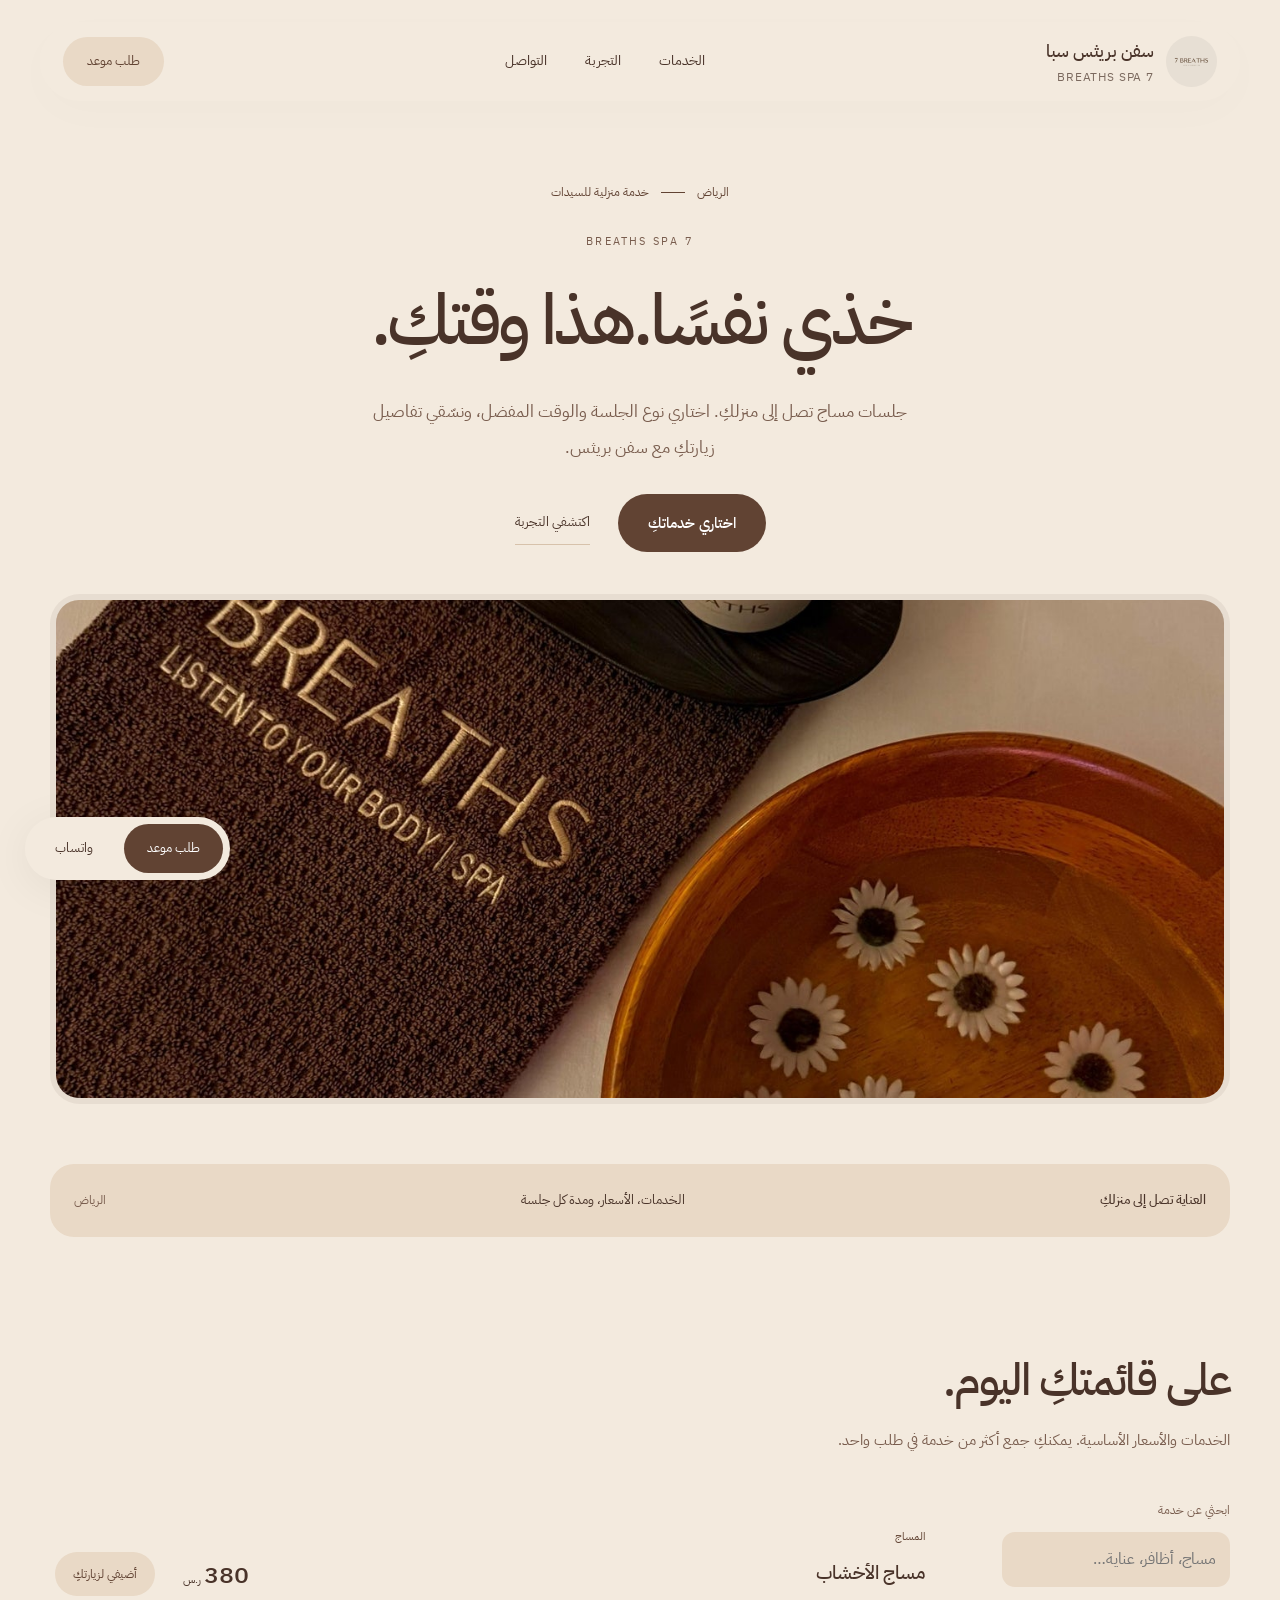
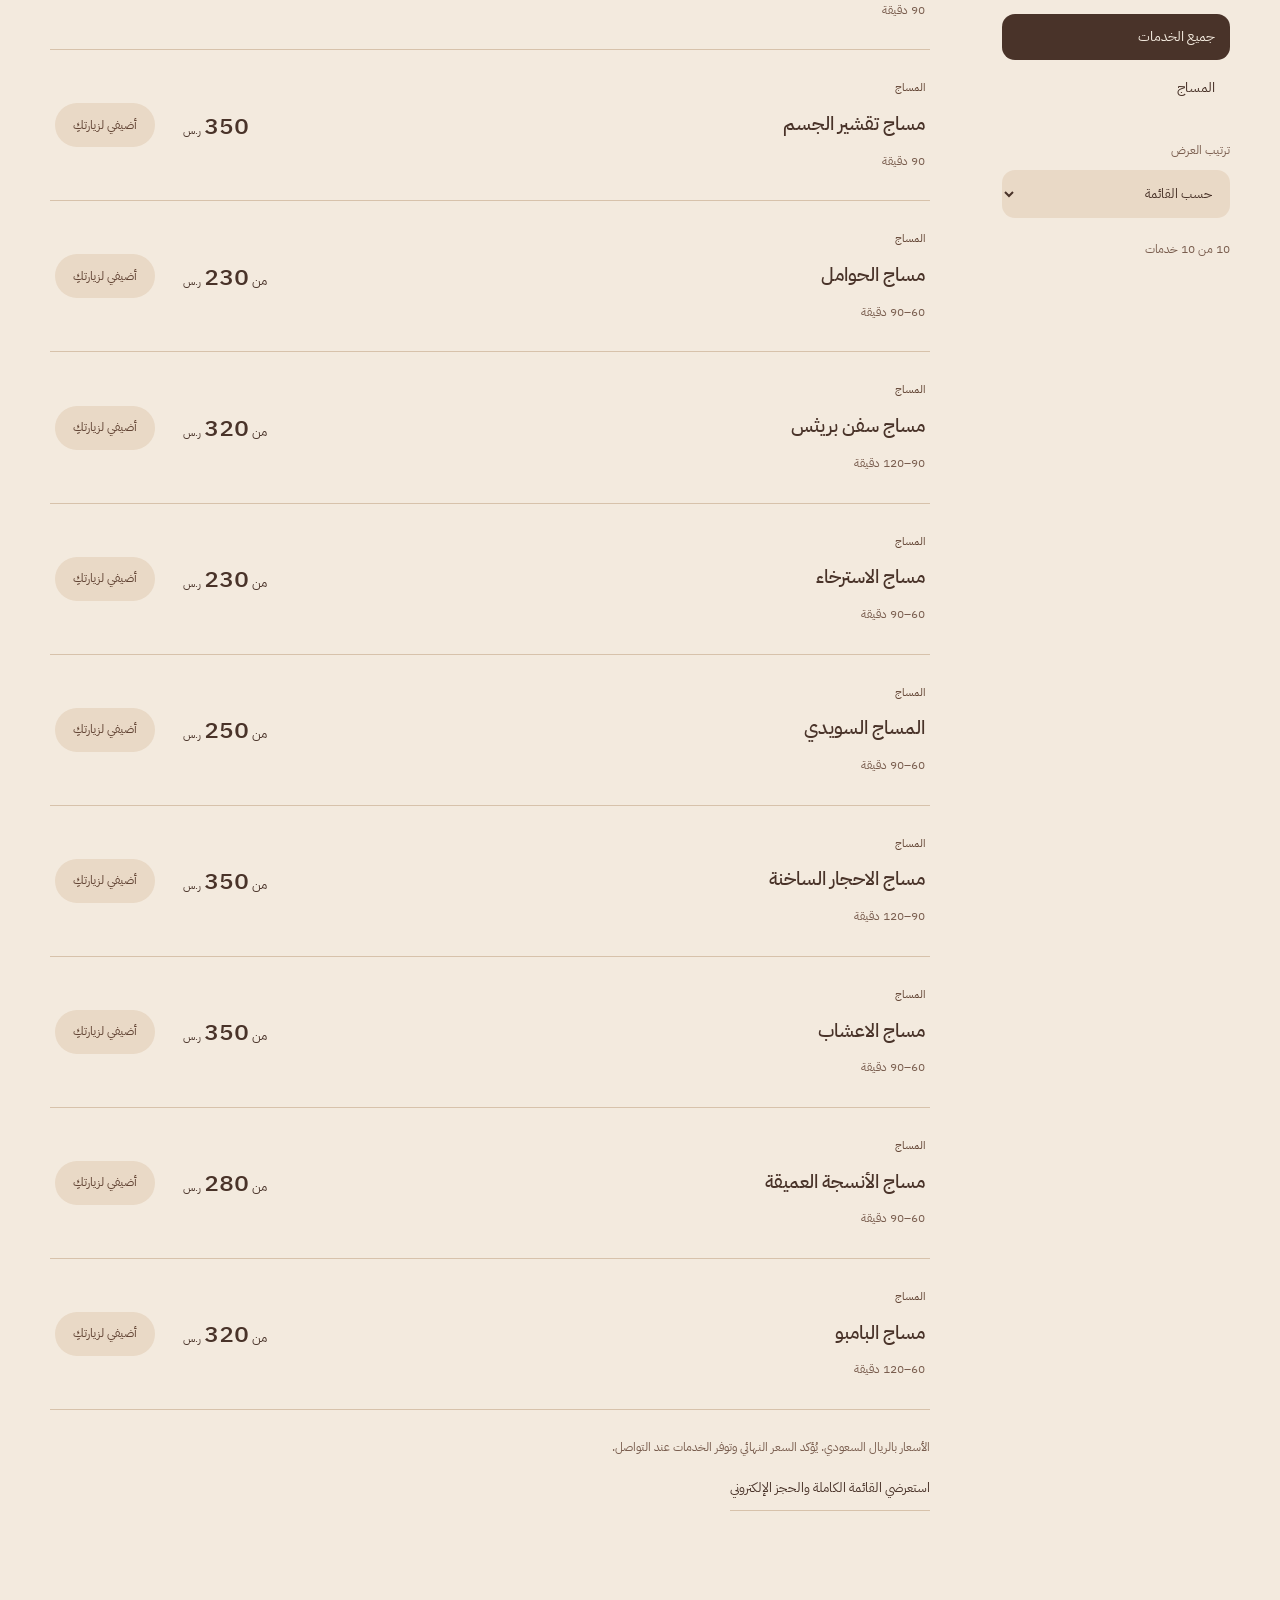
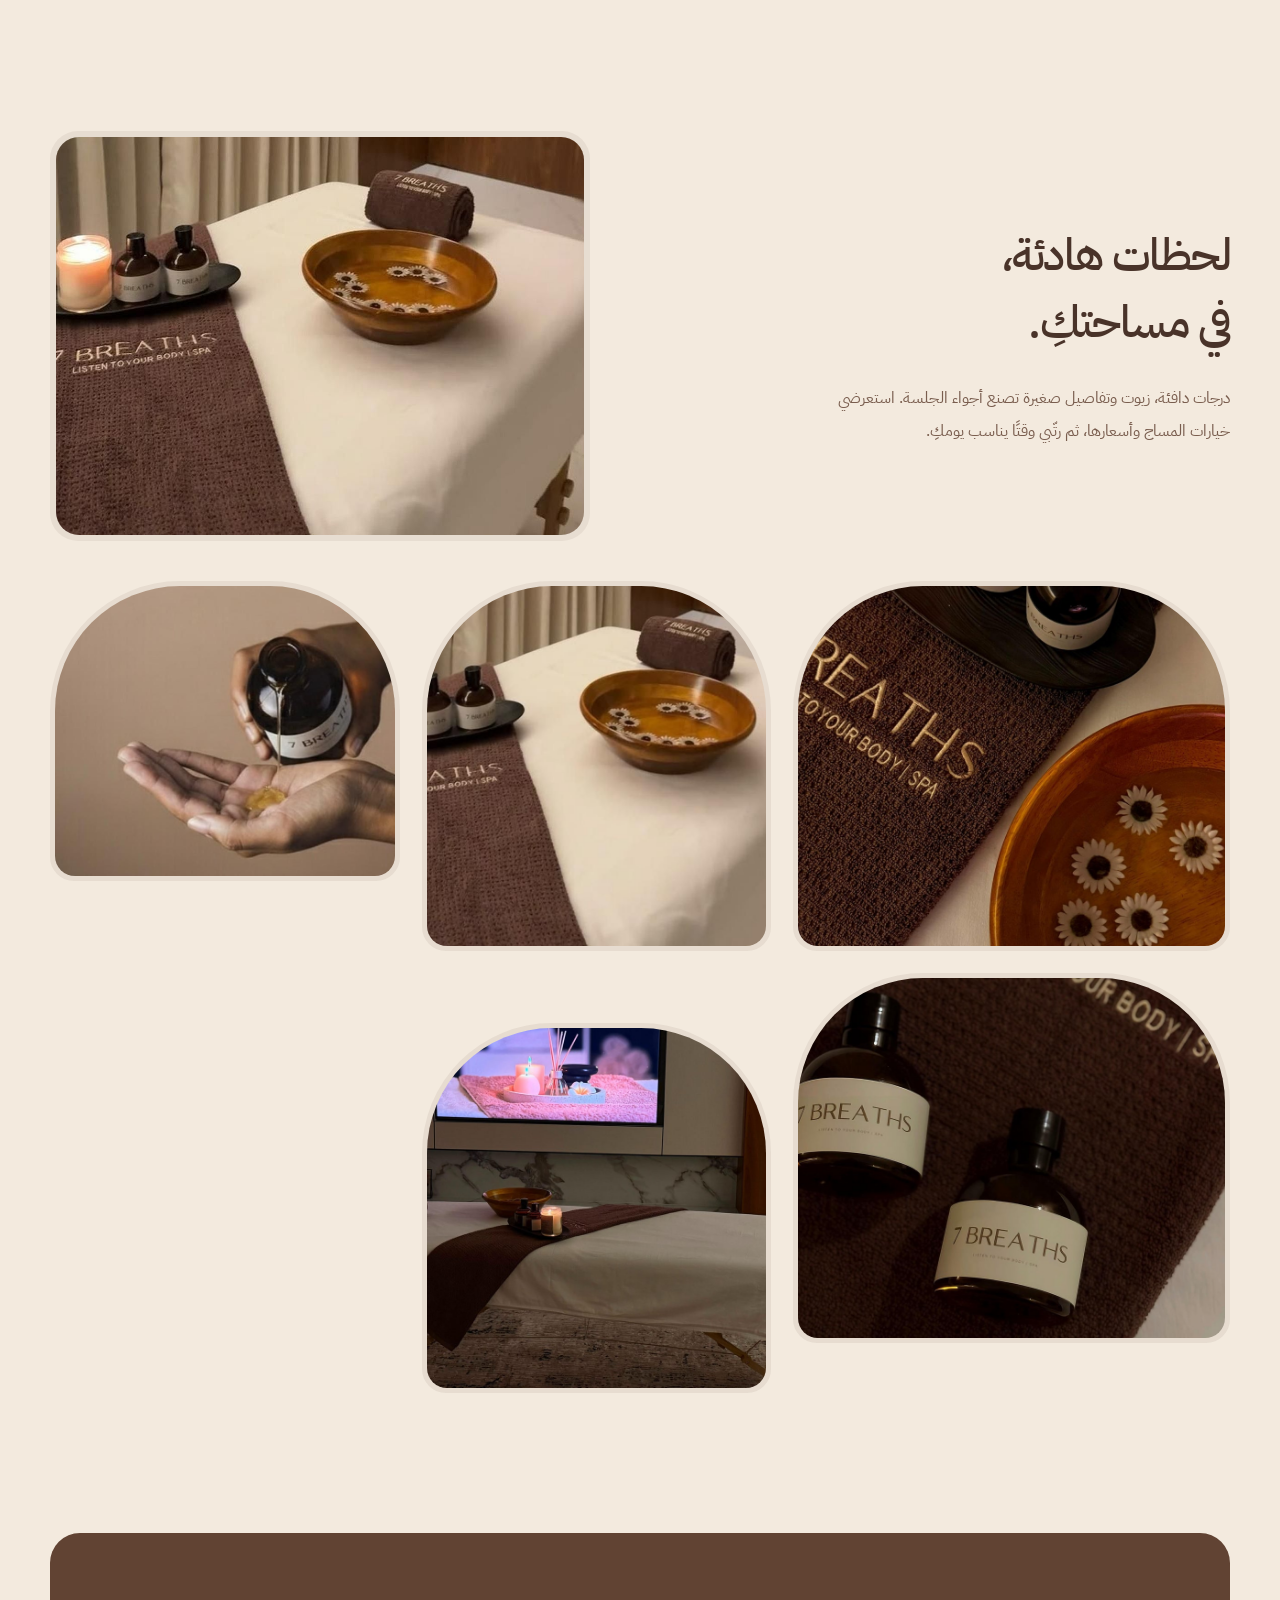
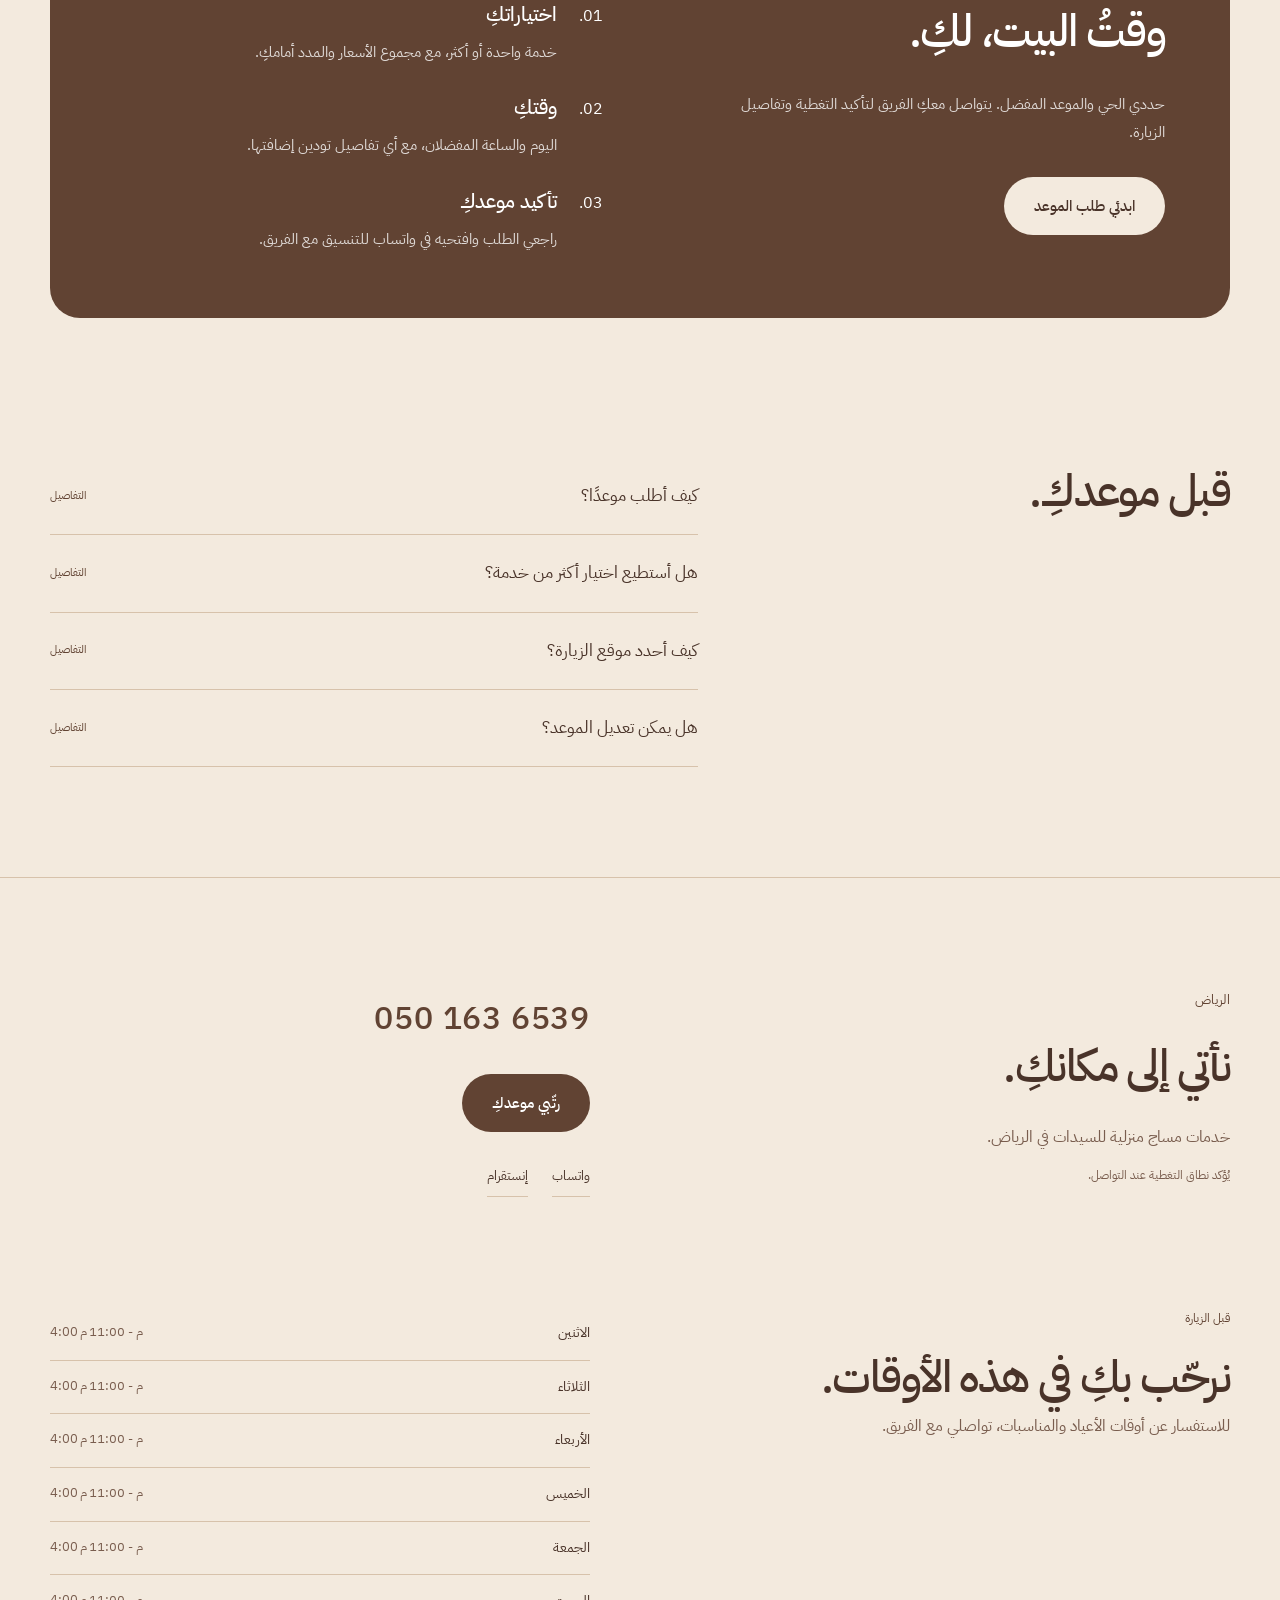
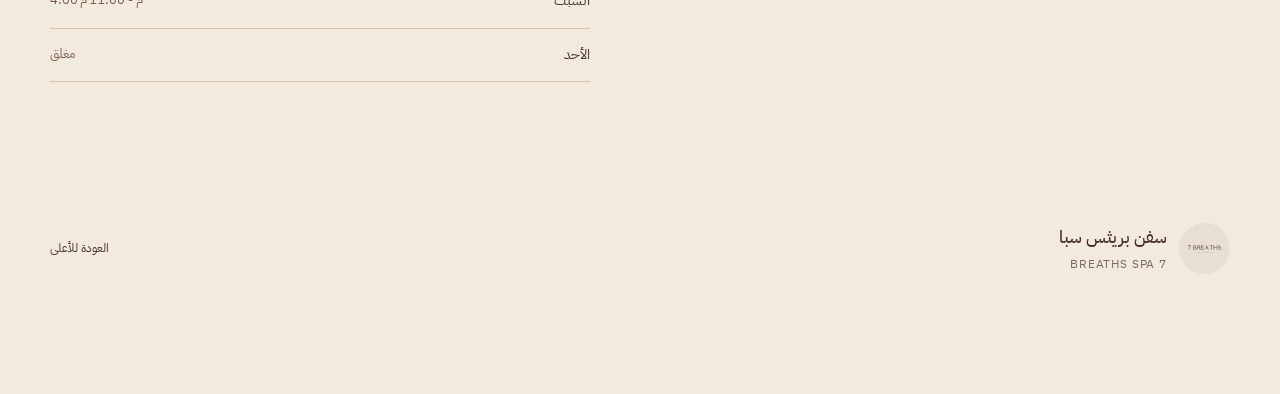
<file: seven-breaths/index.html>
<!doctype html><html lang="ar" dir="rtl"><head><meta charset="utf-8"><meta name="viewport" content="width=device-width,initial-scale=1"><title>سفن بريثس سبا | الرياض</title><meta name="description" content="جلسات مساج تصل إلى منزلكِ. اختاري نوع الجلسة والوقت المفضل، ونسّقي تفاصيل زيارتكِ مع سفن بريثس."><meta name="robots" content="noindex,nofollow"><meta name="theme-color" content="#f9f9f7"><link rel="canonical" href="https://az212z.github.io/spa-collection-09/seven-breaths/"><meta property="og:title" content="سفن بريثس سبا"><meta property="og:description" content="جلسات مساج تصل إلى منزلكِ. اختاري نوع الجلسة والوقت المفضل، ونسّقي تفاصيل زيارتكِ مع سفن بريثس."><meta property="og:image" content="https://az212z.github.io/spa-collection-09/seven-breaths/assets/2.jpg"><meta property="og:url" content="https://az212z.github.io/spa-collection-09/seven-breaths/"><link rel="preload" href="../shared/fonts/2.ttf" as="font" type="font/ttf" crossorigin><link rel="stylesheet" href="../shared/style.css"><script src="../shared/app.js" defer></script></head><body class="theme-breaths" id="top"><a class="skip" href="#main">تجاوز إلى المحتوى</a><header class="site-header"><a class="brand" href="#top"><img class="brand-logo" src="assets/logo.jpg" alt="سفن بريثس سبا" loading="lazy" decoding="async" ><span>سفن بريثس سبا<small lang="en">7 BREATHS SPA</small></span></a><nav id="navigation" aria-label="القائمة الرئيسية"><a href="#services">الخدمات</a><a href="#experience">التجربة</a><a href="#visit">التواصل</a></nav><div class="header-actions"><button class="header-book" data-open-booking>طلب موعد</button><button id="menu-toggle" aria-expanded="false" aria-controls="navigation">القائمة</button></div></header><main id="main"><section class="hero" aria-label="سفن بريثس سبا"><div class="hero-copy"><p class="location-line">الرياض <span></span> خدمة منزلية للسيدات</p><span class="hero-signature" lang="en">7 BREATHS SPA</span><h1>خذي نفسًا.<br>هذا وقتكِ.</h1><p class="intro">جلسات مساج تصل إلى منزلكِ. اختاري نوع الجلسة والوقت المفضل، ونسّقي تفاصيل زيارتكِ مع سفن بريثس.</p><div class="hero-actions"><button class="primary" data-open-booking>اختاري خدماتكِ</button><a class="quiet-link" href="#experience">اكتشفي التجربة</a></div></div><figure class="hero-photo frame"><img class="" src="assets/2.jpg" alt="من تفاصيل سفن بريثس سبا" loading="eager" decoding="async" fetchpriority=high></figure><figure class="hero-detail frame"><img class="" src="assets/0.jpg" alt="من أجواء سفن بريثس سبا" loading="eager" decoding="async" fetchpriority=high><figcaption>7 BREATHS · HOME SPA</figcaption></figure><div class="hero-note"><span lang="en">7 BREATHS SPA</span><p>للراحة مكان، وموعد.</p></div></section><div class="welcome-strip"><p>العناية تصل إلى منزلكِ</p><a href="#services">الخدمات، الأسعار، ومدة كل جلسة</a><span>الرياض</span></div><section class="section service-section" id="services"><div class="section-title"><h2>على قائمتكِ اليوم.</h2><p>الخدمات والأسعار الأساسية. يمكنكِ جمع أكثر من خدمة في طلب واحد.</p></div><div class="catalog"><aside class="catalog-tools"><label class="search-label" for="service-search">ابحثي عن خدمة<input type="search" id="service-search" placeholder="مساج، أظافر، عناية…" autocomplete="off"></label><div class="filters" aria-label="تصنيف الخدمات"><button data-filter="all" aria-pressed="true">جميع الخدمات</button><button data-filter="المساج" aria-pressed="false">المساج</button></div><label class="sort-label" for="service-sort">ترتيب العرض<select id="service-sort"><option value="default">حسب القائمة</option><option value="price">السعر: من الأقل</option><option value="duration">المدة: من الأقصر</option></select></label><p id="result-count" role="status"></p></aside><div class="catalog-results"><div class="services"><article class="service" data-category="المساج" data-id="0"><div class="service-copy"><span class="category-label">المساج</span><h3>مساج الأخشاب</h3><p class="duration">90 دقيقة</p></div><div class="service-action"><p class="price"><b>380</b> <small>ر.س</small></p><button class="add-service" data-add="0" aria-pressed="false" aria-label="إضافة مساج الأخشاب">أضيفي لزيارتكِ</button></div></article><article class="service" data-category="المساج" data-id="1"><div class="service-copy"><span class="category-label">المساج</span><h3>مساج تقشير الجسم</h3><p class="duration">90 دقيقة</p></div><div class="service-action"><p class="price"><b>350</b> <small>ر.س</small></p><button class="add-service" data-add="1" aria-pressed="false" aria-label="إضافة مساج تقشير الجسم">أضيفي لزيارتكِ</button></div></article><article class="service" data-category="المساج" data-id="2"><div class="service-copy"><span class="category-label">المساج</span><h3>مساج الحوامل</h3><p class="duration">60–90 دقيقة</p></div><div class="service-action"><p class="price">من <b>230</b> <small>ر.س</small></p><button class="add-service" data-add="2" aria-pressed="false" aria-label="إضافة مساج الحوامل">أضيفي لزيارتكِ</button></div></article><article class="service" data-category="المساج" data-id="3"><div class="service-copy"><span class="category-label">المساج</span><h3>مساج سفن بريثس</h3><p class="duration">90–120 دقيقة</p></div><div class="service-action"><p class="price">من <b>320</b> <small>ر.س</small></p><button class="add-service" data-add="3" aria-pressed="false" aria-label="إضافة مساج سفن بريثس">أضيفي لزيارتكِ</button></div></article><article class="service" data-category="المساج" data-id="4"><div class="service-copy"><span class="category-label">المساج</span><h3>مساج الاسترخاء</h3><p class="duration">60–90 دقيقة</p></div><div class="service-action"><p class="price">من <b>230</b> <small>ر.س</small></p><button class="add-service" data-add="4" aria-pressed="false" aria-label="إضافة مساج الاسترخاء">أضيفي لزيارتكِ</button></div></article><article class="service" data-category="المساج" data-id="5"><div class="service-copy"><span class="category-label">المساج</span><h3>المساج السويدي</h3><p class="duration">60–90 دقيقة</p></div><div class="service-action"><p class="price">من <b>250</b> <small>ر.س</small></p><button class="add-service" data-add="5" aria-pressed="false" aria-label="إضافة المساج السويدي">أضيفي لزيارتكِ</button></div></article><article class="service" data-category="المساج" data-id="6"><div class="service-copy"><span class="category-label">المساج</span><h3>مساج الاحجار الساخنة</h3><p class="duration">90–120 دقيقة</p></div><div class="service-action"><p class="price">من <b>350</b> <small>ر.س</small></p><button class="add-service" data-add="6" aria-pressed="false" aria-label="إضافة مساج الاحجار الساخنة">أضيفي لزيارتكِ</button></div></article><article class="service" data-category="المساج" data-id="7"><div class="service-copy"><span class="category-label">المساج</span><h3>مساج الاعشاب</h3><p class="duration">60–90 دقيقة</p></div><div class="service-action"><p class="price">من <b>350</b> <small>ر.س</small></p><button class="add-service" data-add="7" aria-pressed="false" aria-label="إضافة مساج الاعشاب">أضيفي لزيارتكِ</button></div></article><article class="service" data-category="المساج" data-id="8"><div class="service-copy"><span class="category-label">المساج</span><h3>مساج الأنسجة العميقة</h3><p class="duration">60–90 دقيقة</p></div><div class="service-action"><p class="price">من <b>280</b> <small>ر.س</small></p><button class="add-service" data-add="8" aria-pressed="false" aria-label="إضافة مساج الأنسجة العميقة">أضيفي لزيارتكِ</button></div></article><article class="service" data-category="المساج" data-id="9"><div class="service-copy"><span class="category-label">المساج</span><h3>مساج البامبو</h3><p class="duration">60–120 دقيقة</p></div><div class="service-action"><p class="price">من <b>320</b> <small>ر.س</small></p><button class="add-service" data-add="9" aria-pressed="false" aria-label="إضافة مساج البامبو">أضيفي لزيارتكِ</button></div></article></div><button id="load-more" class="quiet-link" hidden>عرض المزيد من الخدمات</button><div id="empty-services" hidden><p>لم نجد خدمة بهذا الاسم.</p><button id="clear-search" class="quiet-link">عرض جميع الخدمات</button></div><p class="price-note">الأسعار بالريال السعودي. يُؤكد السعر النهائي وتوفر الخدمات عند التواصل.</p><a class="quiet-link" href="https://www.fresha.com/a/7-breaths-spa-home-service-spa-sydt-riyadh-al-malqa-riyadh-saudi-arabia-ak09w2cq" target="_blank" rel="noreferrer">استعرضي القائمة الكاملة والحجز الإلكتروني</a></div></div></section><section class="experience-section section" id="experience"><div class="experience-intro"><div><h2>لحظات هادئة،<br>في مساحتكِ.</h2><p>درجات دافئة، زيوت وتفاصيل صغيرة تصنع أجواء الجلسة. استعرضي خيارات المساج وأسعارها، ثم رتّبي وقتًا يناسب يومكِ.</p></div><figure class="experience-cover frame"><img class="" src="assets/0.jpg" alt="أجواء سفن بريثس سبا" loading="lazy" decoding="async" ></figure></div><div class="gallery" aria-label="صور سفن بريثس سبا"><button class="gallery-photo frame" data-photo="2" aria-label="عرض الصورة 1"><img class="" src="assets/2.jpg" alt="تفاصيل سفن بريثس سبا" loading="lazy" decoding="async" ><span>عرض الصورة</span></button><button class="gallery-photo frame" data-photo="0" aria-label="عرض الصورة 2"><img class="" src="assets/0.jpg" alt="تفاصيل سفن بريثس سبا" loading="lazy" decoding="async" ><span>عرض الصورة</span></button><button class="gallery-photo frame" data-photo="3" aria-label="عرض الصورة 3"><img class="" src="assets/3.jpg" alt="تفاصيل سفن بريثس سبا" loading="lazy" decoding="async" ><span>عرض الصورة</span></button><button class="gallery-photo frame" data-photo="4" aria-label="عرض الصورة 4"><img class="" src="assets/4.jpg" alt="تفاصيل سفن بريثس سبا" loading="lazy" decoding="async" ><span>عرض الصورة</span></button><button class="gallery-photo frame" data-photo="1" aria-label="عرض الصورة 5"><img class="" src="assets/1.jpg" alt="تفاصيل سفن بريثس سبا" loading="lazy" decoding="async" ><span>عرض الصورة</span></button></div></section><section class="ritual-section"><div class="ritual-copy"><h2>وقتُ البيت، لكِ.</h2><p>حددي الحي والموعد المفضل. يتواصل معكِ الفريق لتأكيد التغطية وتفاصيل الزيارة.</p><button class="primary" data-open-booking>ابدئي طلب الموعد</button></div><ol class="ritual-steps"><li><h3>اختياراتكِ</h3><p>خدمة واحدة أو أكثر، مع مجموع الأسعار والمدد أمامكِ.</p></li><li><h3>وقتكِ</h3><p>اليوم والساعة المفضلان، مع أي تفاصيل تودين إضافتها.</p></li><li><h3>تأكيد موعدكِ</h3><p>راجعي الطلب وافتحيه في واتساب للتنسيق مع الفريق.</p></li></ol></section><section class="section faq-section"><h2>قبل موعدكِ.</h2><div class="faq-list"><details><summary>كيف أطلب موعدًا؟</summary><p>اختاري الخدمات، وأضيفي اسمكِ والموعد المفضل. بعد المراجعة، يفتح طلبكِ في واتساب. الموعد يُؤكد بعد رد الفريق.</p></details><details><summary>هل أستطيع اختيار أكثر من خدمة؟</summary><p>نعم، يمكنكِ اختيار حتى أربع خدمات في الطلب. المجموع الظاهر لأسعار القائمة، ويُراجع التوفر وترتيب الجلسات عند التأكيد.</p></details><details><summary>كيف أحدد موقع الزيارة؟</summary><p>أضيفي اسم الحي في ملاحظات الطلب. يُؤكد نطاق التغطية وأي رسوم انتقال عند التواصل.</p></details><details><summary>هل يمكن تعديل الموعد؟</summary><p>تواصلي مع الفريق عبر واتساب بخصوص الموعد والتعديل المطلوب. يوضح لكِ الفريق التوفر والشروط المناسبة لحجزكِ.</p></details></div></section><section class="visit-section section" id="visit"><div><p class="visit-city">الرياض</p><h2>نأتي إلى مكانكِ.</h2><p>خدمات مساج منزلية للسيدات في الرياض.</p><p class="visit-note">يُؤكد نطاق التغطية عند التواصل.</p></div><div class="visit-contact"><a class="phone" dir="ltr" href="tel:+966501636539">050 163 6539</a><button class="primary" data-open-booking>رتّبي موعدكِ</button><div class="social-links"><a href="https://wa.me/966501636539" target="_blank" rel="noreferrer">واتساب</a><a href="https://www.instagram.com/7breathsspa.sa/" target="_blank" rel="noreferrer">إنستقرام</a></div></div></section><section class="hours-section section"><div><p class="small-label">قبل الزيارة</p><h2>نرحّب بكِ في هذه الأوقات.</h2><p>للاستفسار عن أوقات الأعياد والمناسبات، تواصلي مع الفريق.</p></div><dl class="hours"><div><dt>الاثنين</dt><dd>4:00 م - 11:00 م</dd></div><div><dt>الثلاثاء</dt><dd>4:00 م - 11:00 م</dd></div><div><dt>الأربعاء</dt><dd>4:00 م - 11:00 م</dd></div><div><dt>الخميس</dt><dd>4:00 م - 11:00 م</dd></div><div><dt>الجمعة</dt><dd>4:00 م - 11:00 م</dd></div><div><dt>السبت</dt><dd>4:00 م - 11:00 م</dd></div><div><dt>الأحد</dt><dd>مغلق</dd></div></dl></section></main><footer><a class="brand" href="#top"><img class="brand-logo" src="assets/logo.jpg" alt="سفن بريثس سبا" loading="lazy" decoding="async" ><span>سفن بريثس سبا<small lang="en">7 BREATHS SPA</small></span></a><a href="#top">العودة للأعلى</a></footer><div class="booking-dock"><a href="https://wa.me/966501636539" target="_blank" rel="noreferrer">واتساب</a><button data-open-booking><span id="dock-label">طلب موعد</span><span id="dock-count" hidden></span></button></div><dialog id="booking" aria-labelledby="booking-title"><div class="dialog-bar"><span>سفن بريثس سبا</span><button data-close="booking" class="close-button">إغلاق</button></div><div class="booking-layout"><aside class="selection-panel"><span class="small-label">زيارتكِ</span><h2 id="booking-title">لنرتّب زيارتكِ.</h2><div id="selected-services"></div><p id="empty-selection">اختاري خدمة من القائمة للبدء.</p><label for="booking-service" class="small-label">إضافة خدمة</label><div class="quick-add"><select id="booking-service"><option value="">اختاري خدمة</option><option value="0">مساج الأخشاب</option><option value="1">مساج تقشير الجسم</option><option value="2">مساج الحوامل</option><option value="3">مساج سفن بريثس</option><option value="4">مساج الاسترخاء</option><option value="5">المساج السويدي</option><option value="6">مساج الاحجار الساخنة</option><option value="7">مساج الاعشاب</option><option value="8">مساج الأنسجة العميقة</option><option value="9">مساج البامبو</option></select><button id="quick-add">إضافة</button></div><p id="selection-error" role="alert" hidden></p><div id="selection-total"></div><small>أسعار القائمة ومددها. يُؤكد المجموع والتوفر مع الفريق.</small></aside><div class="request-panel"><p class="step-label" id="step-label">تفاصيل الموعد</p><form id="booking-form"><label>اسمكِ<input name="name" autocomplete="given-name" maxlength="70" required placeholder="الاسم الكريم"></label><div class="field-pair"><label>اليوم المفضل<input name="date" type="date" required></label><label>الوقت المفضل<input name="time" type="time" required></label></div><label>الحي وتفاصيل الزيارة<textarea name="notes" rows="3" maxlength="500" required placeholder="اسم الحي وأي تفاصيل إضافية"></textarea></label><p id="form-error" role="alert" hidden></p><button class="primary full" type="submit">مراجعة الطلب</button><p class="privacy-note">لا تُحفظ بياناتكِ، ولا يُرسل الطلب تلقائيًا.</p></form><div id="booking-review" hidden><h3>راجعي تفاصيلكِ</h3><dl id="review-details"></dl><p>هذا طلب موعد. يتم تأكيده بعد رد الفريق.</p><a id="send-request" class="primary full" target="_blank" rel="noreferrer">فتح الطلب في واتساب</a><button id="edit-request" class="quiet-link">تعديل التفاصيل</button></div></div></div></dialog><dialog id="lightbox" aria-label="معرض الصور"><div class="dialog-bar"><span id="photo-count"></span><button data-close="lightbox" class="close-button">إغلاق</button></div><img id="full-photo" alt=""><div class="photo-controls"><button id="previous-photo">السابقة</button><p id="photo-caption"></p><button id="next-photo">التالية</button></div></dialog><script id="business-data" type="application/json">{"name": "سفن بريثس سبا", "phone": "966501636539", "home": true, "services": [{"id": "0", "name": "مساج الأخشاب", "category": "المساج", "price": 380, "starts": false, "min": 90, "max": 90, "sourceId": "25717533"}, {"id": "1", "name": "مساج تقشير الجسم", "category": "المساج", "price": 350, "starts": false, "min": 90, "max": 90, "sourceId": "25717446"}, {"id": "2", "name": "مساج الحوامل", "category": "المساج", "price": 230, "starts": true, "min": 60, "max": 90, "sourceId": "25449850"}, {"id": "3", "name": "مساج سفن بريثس", "category": "المساج", "price": 320, "starts": true, "min": 90, "max": 120, "sourceId": "25077398"}, {"id": "4", "name": "مساج الاسترخاء", "category": "المساج", "price": 230, "starts": true, "min": 60, "max": 90, "sourceId": "25077374"}, {"id": "5", "name": "المساج السويدي", "category": "المساج", "price": 250, "starts": true, "min": 60, "max": 90, "sourceId": "25077372"}, {"id": "6", "name": "مساج الاحجار الساخنة", "category": "المساج", "price": 350, "starts": true, "min": 90, "max": 120, "sourceId": "25077357"}, {"id": "7", "name": "مساج الاعشاب", "category": "المساج", "price": 350, "starts": true, "min": 60, "max": 90, "sourceId": "25077353"}, {"id": "8", "name": "مساج الأنسجة العميقة", "category": "المساج", "price": 280, "starts": true, "min": 60, "max": 90, "sourceId": "25077347"}, {"id": "9", "name": "مساج البامبو", "category": "المساج", "price": 320, "starts": true, "min": 60, "max": 120, "sourceId": "25077341"}], "photos": [2, 0, 3, 4, 1]}</script></body></html>
</file>
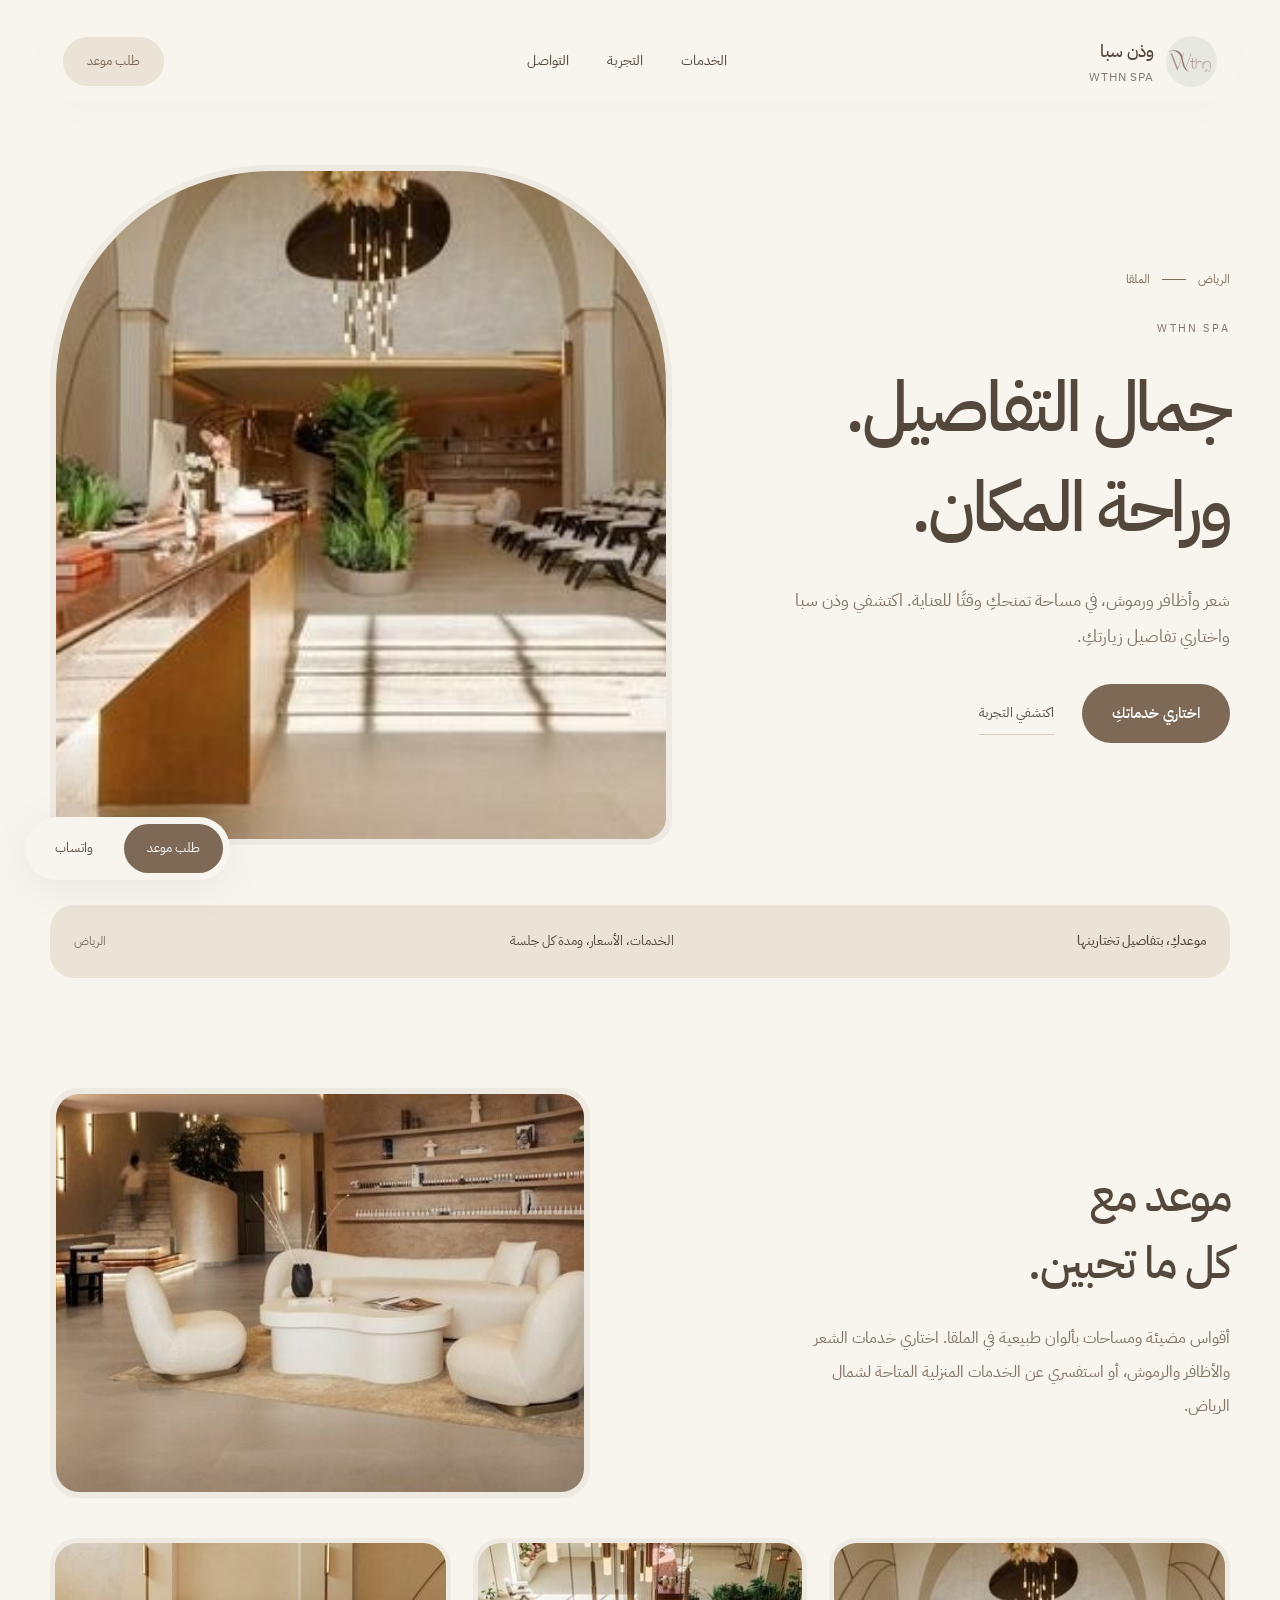
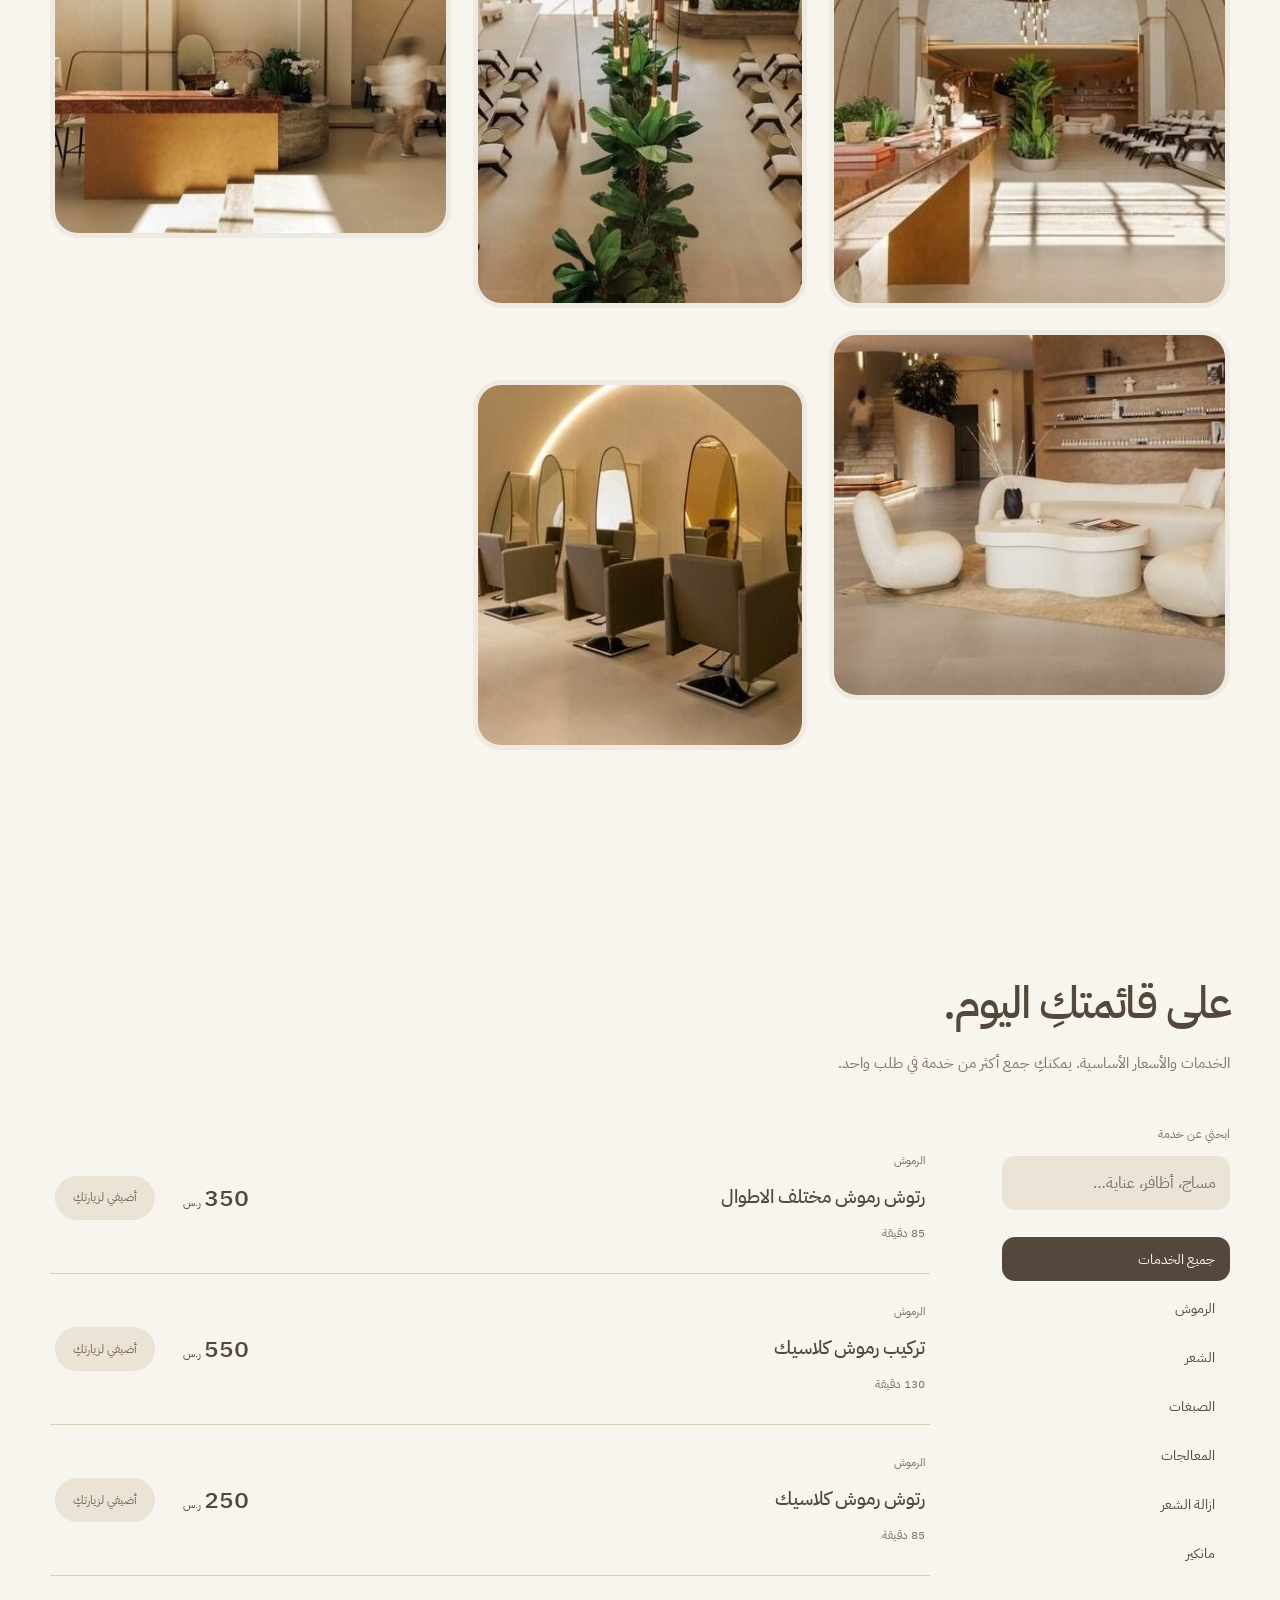
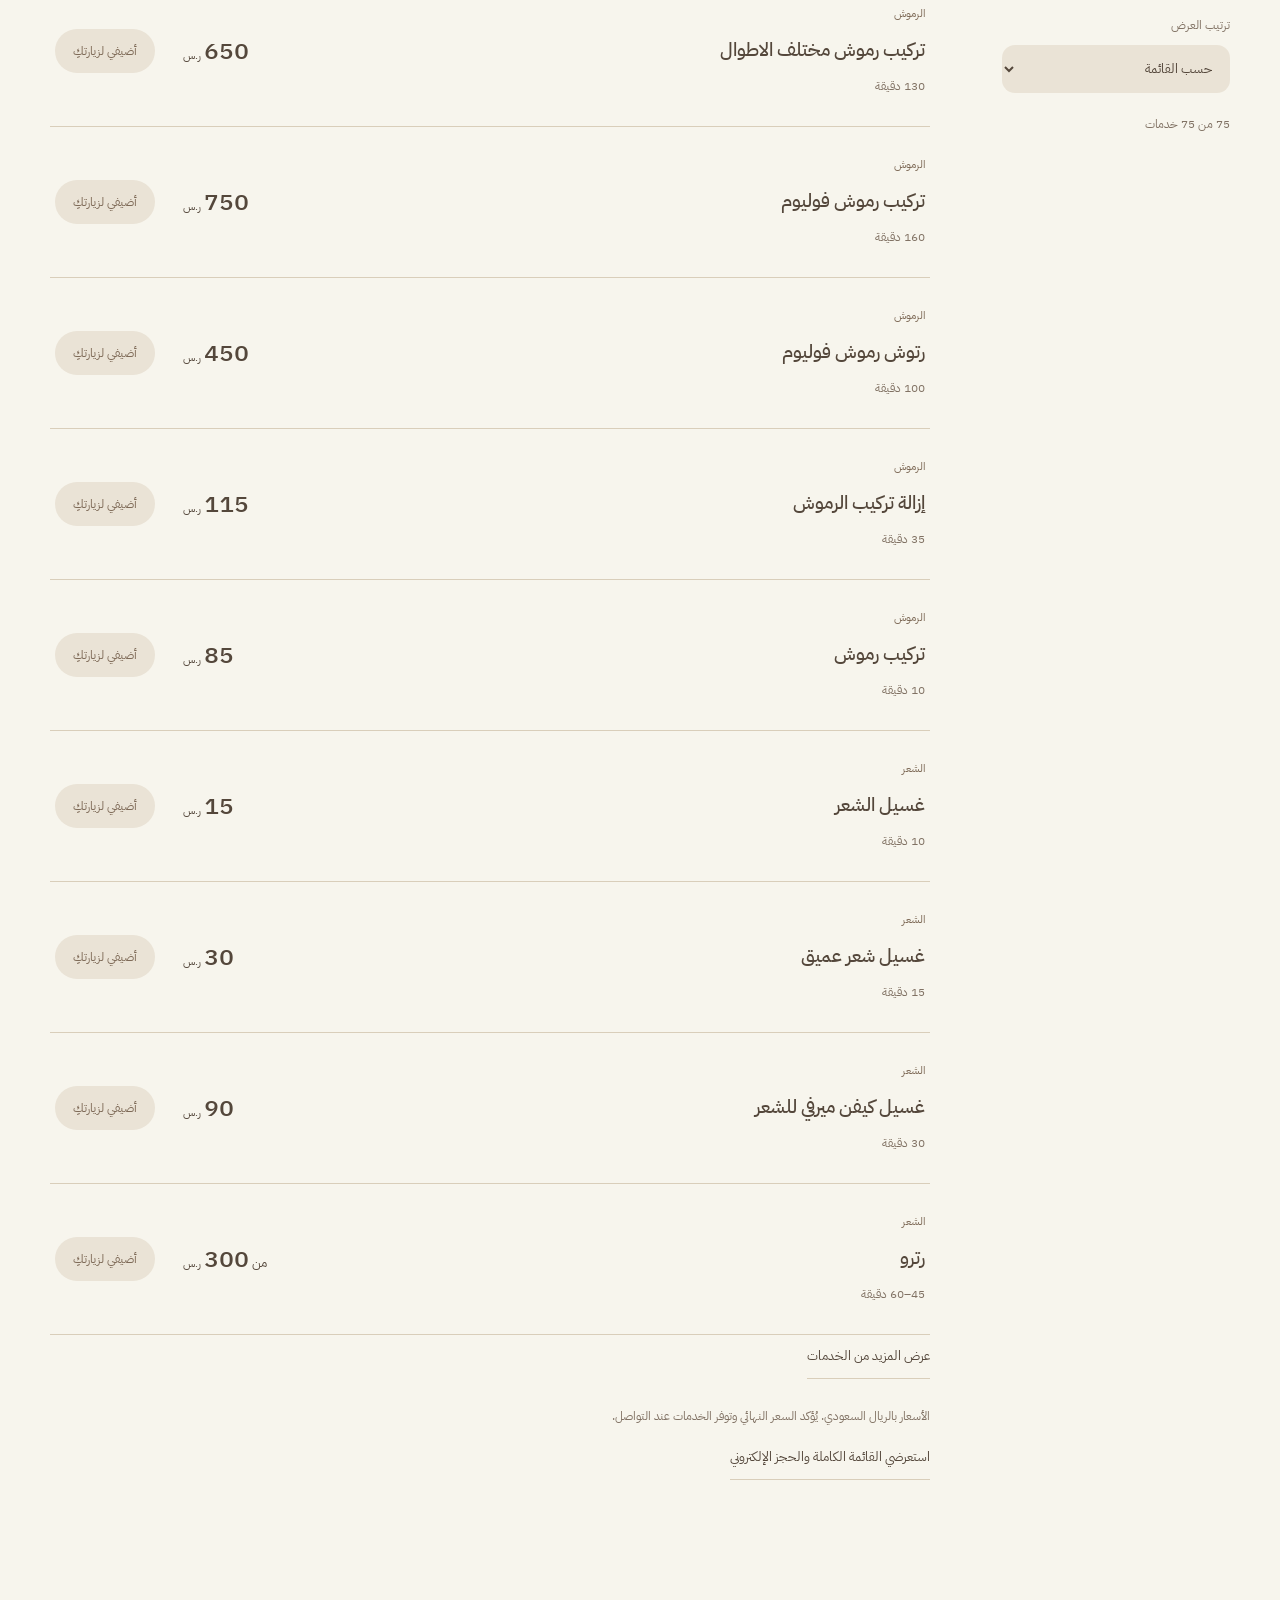
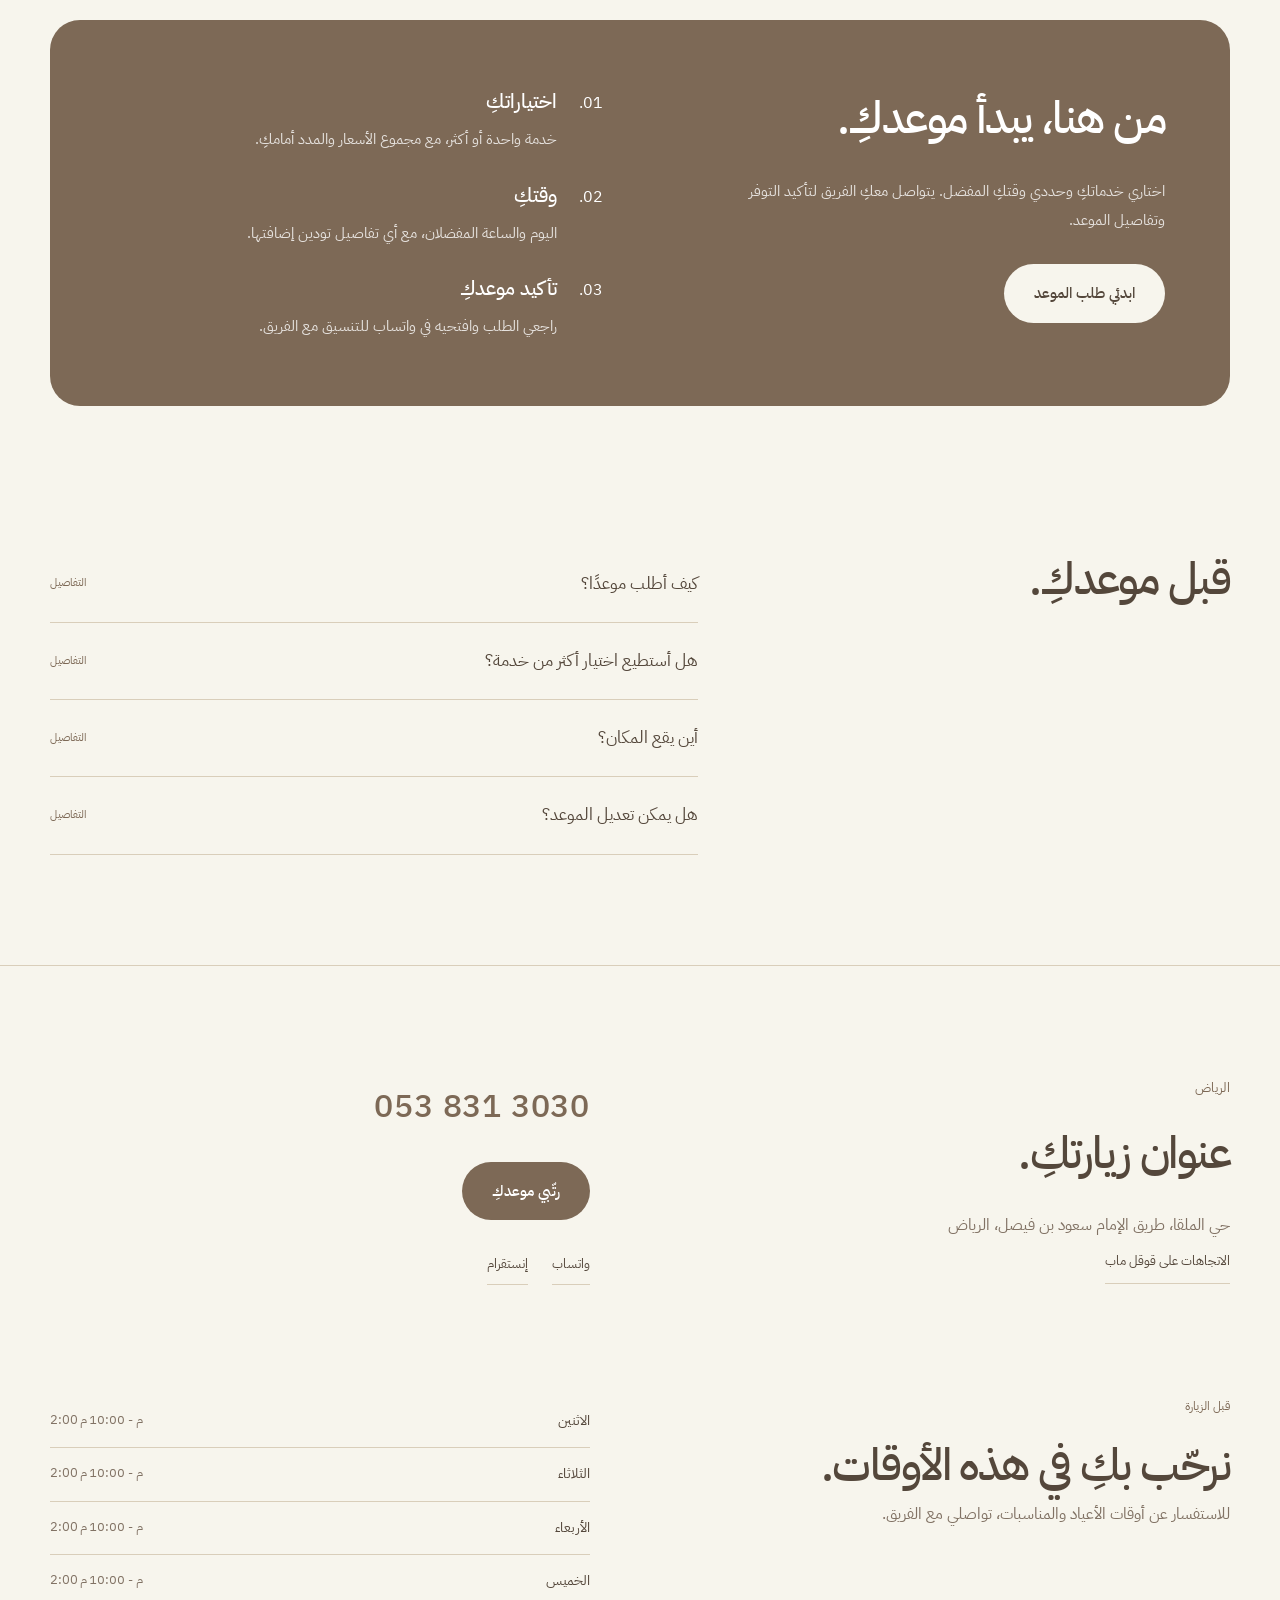
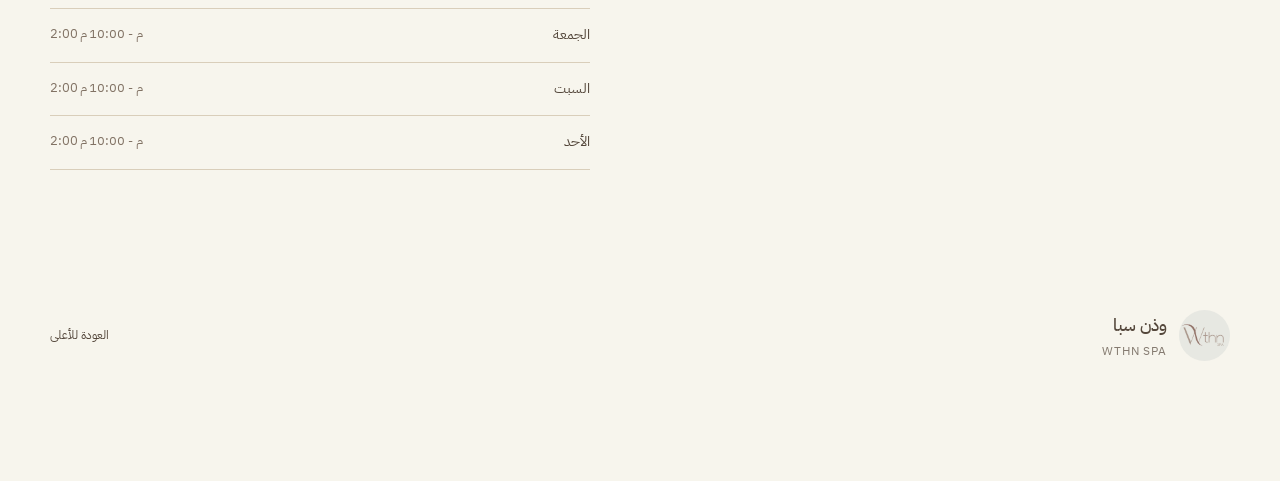
<file: wthn/index.html>
<!doctype html><html lang="ar" dir="rtl"><head><meta charset="utf-8"><meta name="viewport" content="width=device-width,initial-scale=1"><title>وذن سبا | الرياض</title><meta name="description" content="شعر وأظافر ورموش، في مساحة تمنحكِ وقتًا للعناية. اكتشفي وذن سبا واختاري تفاصيل زيارتكِ."><meta name="robots" content="noindex,nofollow"><meta name="theme-color" content="#f9f9f7"><link rel="canonical" href="https://az212z.github.io/spa-collection-09/wthn/"><meta property="og:title" content="وذن سبا"><meta property="og:description" content="شعر وأظافر ورموش، في مساحة تمنحكِ وقتًا للعناية. اكتشفي وذن سبا واختاري تفاصيل زيارتكِ."><meta property="og:image" content="https://az212z.github.io/spa-collection-09/wthn/assets/4.jpg"><meta property="og:url" content="https://az212z.github.io/spa-collection-09/wthn/"><link rel="preload" href="../shared/fonts/2.ttf" as="font" type="font/ttf" crossorigin><link rel="stylesheet" href="../shared/style.css"><script src="../shared/app.js" defer></script></head><body class="theme-wthn" id="top"><a class="skip" href="#main">تجاوز إلى المحتوى</a><header class="site-header"><a class="brand" href="#top"><img class="brand-logo" src="assets/logo.jpg" alt="وذن سبا" loading="lazy" decoding="async" ><span>وذن سبا<small lang="en">WTHN SPA</small></span></a><nav id="navigation" aria-label="القائمة الرئيسية"><a href="#services">الخدمات</a><a href="#experience">التجربة</a><a href="#visit">التواصل</a></nav><div class="header-actions"><button class="header-book" data-open-booking>طلب موعد</button><button id="menu-toggle" aria-expanded="false" aria-controls="navigation">القائمة</button></div></header><main id="main"><section class="hero" aria-label="وذن سبا"><div class="hero-copy"><p class="location-line">الرياض <span></span> الملقا</p><span class="hero-signature" lang="en">WTHN SPA</span><h1>جمال التفاصيل.<br>وراحة المكان.</h1><p class="intro">شعر وأظافر ورموش، في مساحة تمنحكِ وقتًا للعناية. اكتشفي وذن سبا واختاري تفاصيل زيارتكِ.</p><div class="hero-actions"><button class="primary" data-open-booking>اختاري خدماتكِ</button><a class="quiet-link" href="#experience">اكتشفي التجربة</a></div></div><figure class="hero-photo frame"><img class="" src="assets/4.jpg" alt="من تفاصيل وذن سبا" loading="eager" decoding="async" fetchpriority=high></figure><figure class="hero-detail frame"><img class="" src="assets/2.jpg" alt="من أجواء وذن سبا" loading="eager" decoding="async" fetchpriority=high><figcaption>WTHN · AL MALQA</figcaption></figure><div class="hero-note"><span lang="en">WTHN SPA</span><p>لمسات جميلة، في وقتكِ.</p></div></section><div class="welcome-strip"><p>موعدكِ، بتفاصيل تختارينها</p><a href="#services">الخدمات، الأسعار، ومدة كل جلسة</a><span>الرياض</span></div><section class="experience-section section" id="experience"><div class="experience-intro"><div><h2>موعد مع<br>كل ما تحبين.</h2><p>أقواس مضيئة ومساحات بألوان طبيعية في الملقا. اختاري خدمات الشعر والأظافر والرموش، أو استفسري عن الخدمات المنزلية المتاحة لشمال الرياض.</p></div><figure class="experience-cover frame"><img class="" src="assets/2.jpg" alt="أجواء وذن سبا" loading="lazy" decoding="async" ></figure></div><div class="gallery" aria-label="صور وذن سبا"><button class="gallery-photo frame" data-photo="4" aria-label="عرض الصورة 1"><img class="" src="assets/4.jpg" alt="تفاصيل وذن سبا" loading="lazy" decoding="async" ><span>عرض الصورة</span></button><button class="gallery-photo frame" data-photo="0" aria-label="عرض الصورة 2"><img class="" src="assets/0.jpg" alt="تفاصيل وذن سبا" loading="lazy" decoding="async" ><span>عرض الصورة</span></button><button class="gallery-photo frame" data-photo="1" aria-label="عرض الصورة 3"><img class="" src="assets/1.jpg" alt="تفاصيل وذن سبا" loading="lazy" decoding="async" ><span>عرض الصورة</span></button><button class="gallery-photo frame" data-photo="2" aria-label="عرض الصورة 4"><img class="" src="assets/2.jpg" alt="تفاصيل وذن سبا" loading="lazy" decoding="async" ><span>عرض الصورة</span></button><button class="gallery-photo frame" data-photo="3" aria-label="عرض الصورة 5"><img class="" src="assets/3.jpg" alt="تفاصيل وذن سبا" loading="lazy" decoding="async" ><span>عرض الصورة</span></button></div></section><section class="section service-section" id="services"><div class="section-title"><h2>على قائمتكِ اليوم.</h2><p>الخدمات والأسعار الأساسية. يمكنكِ جمع أكثر من خدمة في طلب واحد.</p></div><div class="catalog"><aside class="catalog-tools"><label class="search-label" for="service-search">ابحثي عن خدمة<input type="search" id="service-search" placeholder="مساج، أظافر، عناية…" autocomplete="off"></label><div class="filters" aria-label="تصنيف الخدمات"><button data-filter="all" aria-pressed="true">جميع الخدمات</button><button data-filter="الرموش" aria-pressed="false">الرموش</button><button data-filter="الشعر" aria-pressed="false">الشعر</button><button data-filter="الصبغات" aria-pressed="false">الصبغات</button><button data-filter="المعالجات" aria-pressed="false">المعالجات</button><button data-filter="ازالة الشعر" aria-pressed="false">ازالة الشعر</button><button data-filter="مانكير" aria-pressed="false">مانكير</button><button data-filter="بدكير" aria-pressed="false">بدكير</button><button data-filter="مانكير + بدكير" aria-pressed="false">مانكير + بدكير</button><button data-filter="بياب جل" aria-pressed="false">بياب جل</button><button data-filter="اكستنشن أظافر" aria-pressed="false">اكستنشن أظافر</button><button data-filter="الاضافات" aria-pressed="false">الاضافات</button><button data-filter="الخدمات المنزلية · شمال الرياض" aria-pressed="false">الخدمات المنزلية · شمال الرياض</button></div><label class="sort-label" for="service-sort">ترتيب العرض<select id="service-sort"><option value="default">حسب القائمة</option><option value="price">السعر: من الأقل</option><option value="duration">المدة: من الأقصر</option></select></label><p id="result-count" role="status"></p></aside><div class="catalog-results"><div class="services"><article class="service" data-category="الرموش" data-id="0"><div class="service-copy"><span class="category-label">الرموش</span><h3>رتوش رموش مختلف الاطوال</h3><p class="duration">85 دقيقة</p></div><div class="service-action"><p class="price"><b>350</b> <small>ر.س</small></p><button class="add-service" data-add="0" aria-pressed="false" aria-label="إضافة رتوش رموش مختلف الاطوال">أضيفي لزيارتكِ</button></div></article><article class="service" data-category="الرموش" data-id="1"><div class="service-copy"><span class="category-label">الرموش</span><h3>تركيب رموش كلاسيك</h3><p class="duration">130 دقيقة</p></div><div class="service-action"><p class="price"><b>550</b> <small>ر.س</small></p><button class="add-service" data-add="1" aria-pressed="false" aria-label="إضافة تركيب رموش كلاسيك">أضيفي لزيارتكِ</button></div></article><article class="service" data-category="الرموش" data-id="2"><div class="service-copy"><span class="category-label">الرموش</span><h3>رتوش رموش كلاسيك</h3><p class="duration">85 دقيقة</p></div><div class="service-action"><p class="price"><b>250</b> <small>ر.س</small></p><button class="add-service" data-add="2" aria-pressed="false" aria-label="إضافة رتوش رموش كلاسيك">أضيفي لزيارتكِ</button></div></article><article class="service" data-category="الرموش" data-id="3"><div class="service-copy"><span class="category-label">الرموش</span><h3>تركيب رموش مختلف الاطوال</h3><p class="duration">130 دقيقة</p></div><div class="service-action"><p class="price"><b>650</b> <small>ر.س</small></p><button class="add-service" data-add="3" aria-pressed="false" aria-label="إضافة تركيب رموش مختلف الاطوال">أضيفي لزيارتكِ</button></div></article><article class="service" data-category="الرموش" data-id="4"><div class="service-copy"><span class="category-label">الرموش</span><h3>تركيب رموش فوليوم</h3><p class="duration">160 دقيقة</p></div><div class="service-action"><p class="price"><b>750</b> <small>ر.س</small></p><button class="add-service" data-add="4" aria-pressed="false" aria-label="إضافة تركيب رموش فوليوم">أضيفي لزيارتكِ</button></div></article><article class="service" data-category="الرموش" data-id="5"><div class="service-copy"><span class="category-label">الرموش</span><h3>رتوش رموش فوليوم</h3><p class="duration">100 دقيقة</p></div><div class="service-action"><p class="price"><b>450</b> <small>ر.س</small></p><button class="add-service" data-add="5" aria-pressed="false" aria-label="إضافة رتوش رموش فوليوم">أضيفي لزيارتكِ</button></div></article><article class="service" data-category="الرموش" data-id="6"><div class="service-copy"><span class="category-label">الرموش</span><h3>إزالة تركيب الرموش</h3><p class="duration">35 دقيقة</p></div><div class="service-action"><p class="price"><b>115</b> <small>ر.س</small></p><button class="add-service" data-add="6" aria-pressed="false" aria-label="إضافة إزالة تركيب الرموش">أضيفي لزيارتكِ</button></div></article><article class="service" data-category="الرموش" data-id="7"><div class="service-copy"><span class="category-label">الرموش</span><h3>تركيب رموش</h3><p class="duration">10 دقيقة</p></div><div class="service-action"><p class="price"><b>85</b> <small>ر.س</small></p><button class="add-service" data-add="7" aria-pressed="false" aria-label="إضافة تركيب رموش">أضيفي لزيارتكِ</button></div></article><article class="service" data-category="الشعر" data-id="8"><div class="service-copy"><span class="category-label">الشعر</span><h3>غسيل الشعر</h3><p class="duration">10 دقيقة</p></div><div class="service-action"><p class="price"><b>15</b> <small>ر.س</small></p><button class="add-service" data-add="8" aria-pressed="false" aria-label="إضافة غسيل الشعر">أضيفي لزيارتكِ</button></div></article><article class="service" data-category="الشعر" data-id="9"><div class="service-copy"><span class="category-label">الشعر</span><h3>غسيل شعر عميق</h3><p class="duration">15 دقيقة</p></div><div class="service-action"><p class="price"><b>30</b> <small>ر.س</small></p><button class="add-service" data-add="9" aria-pressed="false" aria-label="إضافة غسيل شعر عميق">أضيفي لزيارتكِ</button></div></article><article class="service" data-category="الشعر" data-id="10"><div class="service-copy"><span class="category-label">الشعر</span><h3>غسيل كيفن ميرفي للشعر</h3><p class="duration">30 دقيقة</p></div><div class="service-action"><p class="price"><b>90</b> <small>ر.س</small></p><button class="add-service" data-add="10" aria-pressed="false" aria-label="إضافة غسيل كيفن ميرفي للشعر">أضيفي لزيارتكِ</button></div></article><article class="service" data-category="الشعر" data-id="11"><div class="service-copy"><span class="category-label">الشعر</span><h3>رترو</h3><p class="duration">45–60 دقيقة</p></div><div class="service-action"><p class="price">من <b>300</b> <small>ر.س</small></p><button class="add-service" data-add="11" aria-pressed="false" aria-label="إضافة رترو">أضيفي لزيارتكِ</button></div></article><article class="service" data-category="الشعر" data-id="12"><div class="service-copy"><span class="category-label">الشعر</span><h3>سشوار</h3><p class="duration">30–60 دقيقة</p></div><div class="service-action"><p class="price">من <b>110</b> <small>ر.س</small></p><button class="add-service" data-add="12" aria-pressed="false" aria-label="إضافة سشوار">أضيفي لزيارتكِ</button></div></article><article class="service" data-category="الشعر" data-id="13"><div class="service-copy"><span class="category-label">الشعر</span><h3>سشوار ويفي</h3><p class="duration">45–75 دقيقة</p></div><div class="service-action"><p class="price">من <b>170</b> <small>ر.س</small></p><button class="add-service" data-add="13" aria-pressed="false" aria-label="إضافة سشوار ويفي">أضيفي لزيارتكِ</button></div></article><article class="service" data-category="الشعر" data-id="14"><div class="service-copy"><span class="category-label">الشعر</span><h3>فير</h3><p class="duration">45–75 دقيقة</p></div><div class="service-action"><p class="price">من <b>200</b> <small>ر.س</small></p><button class="add-service" data-add="14" aria-pressed="false" aria-label="إضافة فير">أضيفي لزيارتكِ</button></div></article><article class="service" data-category="الشعر" data-id="15"><div class="service-copy"><span class="category-label">الشعر</span><h3>تسريحة</h3><p class="duration">45–60 دقيقة</p></div><div class="service-action"><p class="price">من <b>300</b> <small>ر.س</small></p><button class="add-service" data-add="15" aria-pressed="false" aria-label="إضافة تسريحة">أضيفي لزيارتكِ</button></div></article><article class="service" data-category="الشعر" data-id="16"><div class="service-copy"><span class="category-label">الشعر</span><h3>القص</h3><p class="duration">25–45 دقيقة</p></div><div class="service-action"><p class="price">من <b>50</b> <small>ر.س</small></p><button class="add-service" data-add="16" aria-pressed="false" aria-label="إضافة القص">أضيفي لزيارتكِ</button></div></article><article class="service" data-category="الصبغات" data-id="17"><div class="service-copy"><span class="category-label">الصبغات</span><h3>اختبار لون واستشارة</h3><p class="duration">10 دقيقة</p></div><div class="service-action"><p class="price"><b>50</b> <small>ر.س</small></p><button class="add-service" data-add="17" aria-pressed="false" aria-label="إضافة اختبار لون واستشارة">أضيفي لزيارتكِ</button></div></article><article class="service" data-category="الصبغات" data-id="18"><div class="service-copy"><span class="category-label">الصبغات</span><h3>جذور</h3><p class="duration">45 دقيقة</p></div><div class="service-action"><p class="price">من <b>220</b> <small>ر.س</small></p><button class="add-service" data-add="18" aria-pressed="false" aria-label="إضافة جذور">أضيفي لزيارتكِ</button></div></article><article class="service" data-category="الصبغات" data-id="19"><div class="service-copy"><span class="category-label">الصبغات</span><h3>جذور بدون امونيا</h3><p class="duration">45 دقيقة</p></div><div class="service-action"><p class="price">من <b>350</b> <small>ر.س</small></p><button class="add-service" data-add="19" aria-pressed="false" aria-label="إضافة جذور بدون امونيا">أضيفي لزيارتكِ</button></div></article><article class="service" data-category="الصبغات" data-id="20"><div class="service-copy"><span class="category-label">الصبغات</span><h3>رنساج</h3><p class="duration">40 دقيقة</p></div><div class="service-action"><p class="price">من <b>280</b> <small>ر.س</small></p><button class="add-service" data-add="20" aria-pressed="false" aria-label="إضافة رنساج">أضيفي لزيارتكِ</button></div></article><article class="service" data-category="الصبغات" data-id="21"><div class="service-copy"><span class="category-label">الصبغات</span><h3>صبغة لون واحد</h3><p class="duration">50 دقيقة</p></div><div class="service-action"><p class="price">من <b>550</b> <small>ر.س</small></p><button class="add-service" data-add="21" aria-pressed="false" aria-label="إضافة صبغة لون واحد">أضيفي لزيارتكِ</button></div></article><article class="service" data-category="الصبغات" data-id="22"><div class="service-copy"><span class="category-label">الصبغات</span><h3>صبغة بدون امونيا</h3><p class="duration">60 دقيقة</p></div><div class="service-action"><p class="price">من <b>750</b> <small>ر.س</small></p><button class="add-service" data-add="22" aria-pressed="false" aria-label="إضافة صبغة بدون امونيا">أضيفي لزيارتكِ</button></div></article><article class="service" data-category="الصبغات" data-id="23"><div class="service-copy"><span class="category-label">الصبغات</span><h3>هايلايت أو لولايت أو سومبريه</h3><p class="duration">225 دقيقة</p></div><div class="service-action"><p class="price">من <b>990</b> <small>ر.س</small></p><button class="add-service" data-add="23" aria-pressed="false" aria-label="إضافة هايلايت أو لولايت أو سومبريه">أضيفي لزيارتكِ</button></div></article><article class="service" data-category="الصبغات" data-id="24"><div class="service-copy"><span class="category-label">الصبغات</span><h3>كونتور</h3><p class="duration">60 دقيقة</p></div><div class="service-action"><p class="price">من <b>445</b> <small>ر.س</small></p><button class="add-service" data-add="24" aria-pressed="false" aria-label="إضافة كونتور">أضيفي لزيارتكِ</button></div></article><article class="service" data-category="الصبغات" data-id="25"><div class="service-copy"><span class="category-label">الصبغات</span><h3>اومبريه</h3><p class="duration">225 دقيقة</p></div><div class="service-action"><p class="price">من <b>600</b> <small>ر.س</small></p><button class="add-service" data-add="25" aria-pressed="false" aria-label="إضافة اومبريه">أضيفي لزيارتكِ</button></div></article><article class="service" data-category="الصبغات" data-id="26"><div class="service-copy"><span class="category-label">الصبغات</span><h3>لون كامل مع أساس (قصير)</h3><p class="duration">275 دقيقة</p></div><div class="service-action"><p class="price"><b>1540</b> <small>ر.س</small></p><button class="add-service" data-add="26" aria-pressed="false" aria-label="إضافة لون كامل مع أساس (قصير)">أضيفي لزيارتكِ</button></div></article><article class="service" data-category="الصبغات" data-id="27"><div class="service-copy"><span class="category-label">الصبغات</span><h3>لون كامل مع أساس (وسط)</h3><p class="duration">275 دقيقة</p></div><div class="service-action"><p class="price"><b>1980</b> <small>ر.س</small></p><button class="add-service" data-add="27" aria-pressed="false" aria-label="إضافة لون كامل مع أساس (وسط)">أضيفي لزيارتكِ</button></div></article><article class="service" data-category="الصبغات" data-id="28"><div class="service-copy"><span class="category-label">الصبغات</span><h3>لون كامل مع أساس (طويل)</h3><p class="duration">275 دقيقة</p></div><div class="service-action"><p class="price"><b>2580</b> <small>ر.س</small></p><button class="add-service" data-add="28" aria-pressed="false" aria-label="إضافة لون كامل مع أساس (طويل)">أضيفي لزيارتكِ</button></div></article><article class="service" data-category="المعالجات" data-id="29"><div class="service-copy"><span class="category-label">المعالجات</span><h3>حماية ميتال ديتوكس</h3><p class="duration">10 دقيقة</p></div><div class="service-action"><p class="price"><b>58</b> <small>ر.س</small></p><button class="add-service" data-add="29" aria-pressed="false" aria-label="إضافة حماية ميتال ديتوكس">أضيفي لزيارتكِ</button></div></article><article class="service" data-category="المعالجات" data-id="30"><div class="service-copy"><span class="category-label">المعالجات</span><h3>حمام زيت</h3><p class="duration">30 دقيقة</p></div><div class="service-action"><p class="price">من <b>50</b> <small>ر.س</small></p><button class="add-service" data-add="30" aria-pressed="false" aria-label="إضافة حمام زيت">أضيفي لزيارتكِ</button></div></article><article class="service" data-category="المعالجات" data-id="31"><div class="service-copy"><span class="category-label">المعالجات</span><h3>علاج k18</h3><p class="duration">30 دقيقة</p></div><div class="service-action"><p class="price">من <b>90</b> <small>ر.س</small></p><button class="add-service" data-add="31" aria-pressed="false" aria-label="إضافة علاج k18">أضيفي لزيارتكِ</button></div></article><article class="service" data-category="المعالجات" data-id="32"><div class="service-copy"><span class="category-label">المعالجات</span><h3>علاج فروة الرأس</h3><p class="duration">45 دقيقة</p></div><div class="service-action"><p class="price"><b>300</b> <small>ر.س</small></p><button class="add-service" data-add="32" aria-pressed="false" aria-label="إضافة علاج فروة الرأس">أضيفي لزيارتكِ</button></div></article><article class="service" data-category="المعالجات" data-id="33"><div class="service-copy"><span class="category-label">المعالجات</span><h3>اكسير المرطب</h3><p class="duration">45 دقيقة</p></div><div class="service-action"><p class="price">من <b>250</b> <small>ر.س</small></p><button class="add-service" data-add="33" aria-pressed="false" aria-label="إضافة اكسير المرطب">أضيفي لزيارتكِ</button></div></article><article class="service" data-category="المعالجات" data-id="34"><div class="service-copy"><span class="category-label">المعالجات</span><h3>كافيار أخضر (معالج ساخن)</h3><p class="duration">120–195 دقيقة</p></div><div class="service-action"><p class="price">من <b>500</b> <small>ر.س</small></p><button class="add-service" data-add="34" aria-pressed="false" aria-label="إضافة كافيار أخضر (معالج ساخن)">أضيفي لزيارتكِ</button></div></article><article class="service" data-category="المعالجات" data-id="35"><div class="service-copy"><span class="category-label">المعالجات</span><h3>معالج ترندي</h3><p class="duration">45 دقيقة</p></div><div class="service-action"><p class="price">من <b>400</b> <small>ر.س</small></p><button class="add-service" data-add="35" aria-pressed="false" aria-label="إضافة معالج ترندي">أضيفي لزيارتكِ</button></div></article><article class="service" data-category="المعالجات" data-id="36"><div class="service-copy"><span class="category-label">المعالجات</span><h3>بوند فيوجن</h3><p class="duration">45 دقيقة</p></div><div class="service-action"><p class="price">من <b>200</b> <small>ر.س</small></p><button class="add-service" data-add="36" aria-pressed="false" aria-label="إضافة بوند فيوجن">أضيفي لزيارتكِ</button></div></article><article class="service" data-category="المعالجات" data-id="37"><div class="service-copy"><span class="category-label">المعالجات</span><h3>معالج كيفن مورفي</h3><p class="duration">45 دقيقة</p></div><div class="service-action"><p class="price">من <b>300</b> <small>ر.س</small></p><button class="add-service" data-add="37" aria-pressed="false" aria-label="إضافة معالج كيفن مورفي">أضيفي لزيارتكِ</button></div></article><article class="service" data-category="المعالجات" data-id="38"><div class="service-copy"><span class="category-label">المعالجات</span><h3>سدر</h3><p class="duration">45 دقيقة</p></div><div class="service-action"><p class="price">من <b>150</b> <small>ر.س</small></p><button class="add-service" data-add="38" aria-pressed="false" aria-label="إضافة سدر">أضيفي لزيارتكِ</button></div></article><article class="service" data-category="ازالة الشعر" data-id="39"><div class="service-copy"><span class="category-label">ازالة الشعر</span><h3>فتلة حواجب</h3><p class="duration">10 دقيقة</p></div><div class="service-action"><p class="price"><b>75</b> <small>ر.س</small></p><button class="add-service" data-add="39" aria-pressed="false" aria-label="إضافة فتلة حواجب">أضيفي لزيارتكِ</button></div></article><article class="service" data-category="ازالة الشعر" data-id="40"><div class="service-copy"><span class="category-label">ازالة الشعر</span><h3>فتله فوق الشفاه</h3><p class="duration">10 دقيقة</p></div><div class="service-action"><p class="price"><b>50</b> <small>ر.س</small></p><button class="add-service" data-add="40" aria-pressed="false" aria-label="إضافة فتله فوق الشفاه">أضيفي لزيارتكِ</button></div></article><article class="service" data-category="مانكير" data-id="41"><div class="service-copy"><span class="category-label">مانكير</span><h3>كلاسيك مانكير</h3><p class="duration">60–100 دقيقة</p></div><div class="service-action"><p class="price">من <b>149</b> <small>ر.س</small></p><button class="add-service" data-add="41" aria-pressed="false" aria-label="إضافة كلاسيك مانكير">أضيفي لزيارتكِ</button></div></article><article class="service" data-category="مانكير" data-id="42"><div class="service-copy"><span class="category-label">مانكير</span><h3>جل مانكير</h3><p class="duration">75–100 دقيقة</p></div><div class="service-action"><p class="price">من <b>228</b> <small>ر.س</small></p><button class="add-service" data-add="42" aria-pressed="false" aria-label="إضافة جل مانكير">أضيفي لزيارتكِ</button></div></article><article class="service" data-category="مانكير" data-id="43"><div class="service-copy"><span class="category-label">مانكير</span><h3>مانكير سريع</h3><p class="duration">30–60 دقيقة</p></div><div class="service-action"><p class="price">من <b>95</b> <small>ر.س</small></p><button class="add-service" data-add="43" aria-pressed="false" aria-label="إضافة مانكير سريع">أضيفي لزيارتكِ</button></div></article><article class="service" data-category="مانكير" data-id="44"><div class="service-copy"><span class="category-label">مانكير</span><h3>جل سريع</h3><p class="duration">40–60 دقيقة</p></div><div class="service-action"><p class="price">من <b>195</b> <small>ر.س</small></p><button class="add-service" data-add="44" aria-pressed="false" aria-label="إضافة جل سريع">أضيفي لزيارتكِ</button></div></article><article class="service" data-category="بدكير" data-id="45"><div class="service-copy"><span class="category-label">بدكير</span><h3>كلاسيك بدكير</h3><p class="duration">60–80 دقيقة</p></div><div class="service-action"><p class="price">من <b>149</b> <small>ر.س</small></p><button class="add-service" data-add="45" aria-pressed="false" aria-label="إضافة كلاسيك بدكير">أضيفي لزيارتكِ</button></div></article><article class="service" data-category="بدكير" data-id="46"><div class="service-copy"><span class="category-label">بدكير</span><h3>بدكير فوت لوجيكس</h3><p class="duration">60–85 دقيقة</p></div><div class="service-action"><p class="price">من <b>250</b> <small>ر.س</small></p><button class="add-service" data-add="46" aria-pressed="false" aria-label="إضافة بدكير فوت لوجيكس">أضيفي لزيارتكِ</button></div></article><article class="service" data-category="بدكير" data-id="47"><div class="service-copy"><span class="category-label">بدكير</span><h3>بدكير معالج للقدمين</h3><p class="duration">60–85 دقيقة</p></div><div class="service-action"><p class="price">من <b>200</b> <small>ر.س</small></p><button class="add-service" data-add="47" aria-pressed="false" aria-label="إضافة بدكير معالج للقدمين">أضيفي لزيارتكِ</button></div></article><article class="service" data-category="بدكير" data-id="48"><div class="service-copy"><span class="category-label">بدكير</span><h3>جل بدكير</h3><p class="duration">50–80 دقيقة</p></div><div class="service-action"><p class="price">من <b>228</b> <small>ر.س</small></p><button class="add-service" data-add="48" aria-pressed="false" aria-label="إضافة جل بدكير">أضيفي لزيارتكِ</button></div></article><article class="service" data-category="مانكير + بدكير" data-id="49"><div class="service-copy"><span class="category-label">مانكير + بدكير</span><h3>كلاسيك مناكير وبدكير</h3><p class="duration">100–150 دقيقة</p></div><div class="service-action"><p class="price">من <b>298</b> <small>ر.س</small></p><button class="add-service" data-add="49" aria-pressed="false" aria-label="إضافة كلاسيك مناكير وبدكير">أضيفي لزيارتكِ</button></div></article><article class="service" data-category="مانكير + بدكير" data-id="50"><div class="service-copy"><span class="category-label">مانكير + بدكير</span><h3>جل مناكير وبدكير</h3><p class="duration">115–165 دقيقة</p></div><div class="service-action"><p class="price">من <b>456</b> <small>ر.س</small></p><button class="add-service" data-add="50" aria-pressed="false" aria-label="إضافة جل مناكير وبدكير">أضيفي لزيارتكِ</button></div></article><article class="service" data-category="بياب جل" data-id="51"><div class="service-copy"><span class="category-label">بياب جل</span><h3>بياب جل مناكير</h3><p class="duration">120–150 دقيقة</p></div><div class="service-action"><p class="price">من <b>370</b> <small>ر.س</small></p><button class="add-service" data-add="51" aria-pressed="false" aria-label="إضافة بياب جل مناكير">أضيفي لزيارتكِ</button></div></article><article class="service" data-category="بياب جل" data-id="52"><div class="service-copy"><span class="category-label">بياب جل</span><h3>ازالة بياب جل</h3><p class="duration">45 دقيقة</p></div><div class="service-action"><p class="price"><b>110</b> <small>ر.س</small></p><button class="add-service" data-add="52" aria-pressed="false" aria-label="إضافة ازالة بياب جل">أضيفي لزيارتكِ</button></div></article><article class="service" data-category="بياب جل" data-id="53"><div class="service-copy"><span class="category-label">بياب جل</span><h3>إعادة تعبئة الباياب</h3><p class="duration">105–120 دقيقة</p></div><div class="service-action"><p class="price">من <b>220</b> <small>ر.س</small></p><button class="add-service" data-add="53" aria-pressed="false" aria-label="إضافة إعادة تعبئة الباياب">أضيفي لزيارتكِ</button></div></article><article class="service" data-category="بياب جل" data-id="54"><div class="service-copy"><span class="category-label">بياب جل</span><h3>اعادة تعبئة باياب مع تنظيف</h3><p class="duration">95–165 دقيقة</p></div><div class="service-action"><p class="price">من <b>310</b> <small>ر.س</small></p><button class="add-service" data-add="54" aria-pressed="false" aria-label="إضافة اعادة تعبئة باياب مع تنظيف">أضيفي لزيارتكِ</button></div></article><article class="service" data-category="اكستنشن أظافر" data-id="55"><div class="service-copy"><span class="category-label">اكستنشن أظافر</span><h3>تركيب بياب</h3><p class="duration">165–180 دقيقة</p></div><div class="service-action"><p class="price">من <b>560</b> <small>ر.س</small></p><button class="add-service" data-add="55" aria-pressed="false" aria-label="إضافة تركيب بياب">أضيفي لزيارتكِ</button></div></article><article class="service" data-category="اكستنشن أظافر" data-id="56"><div class="service-copy"><span class="category-label">اكستنشن أظافر</span><h3>بياب اكستنشن مع تنظيف</h3><p class="duration">85–120 دقيقة</p></div><div class="service-action"><p class="price">من <b>260</b> <small>ر.س</small></p><button class="add-service" data-add="56" aria-pressed="false" aria-label="إضافة بياب اكستنشن مع تنظيف">أضيفي لزيارتكِ</button></div></article><article class="service" data-category="اكستنشن أظافر" data-id="57"><div class="service-copy"><span class="category-label">اكستنشن أظافر</span><h3>تركيب جل</h3><p class="duration">180–240 دقيقة</p></div><div class="service-action"><p class="price">من <b>560</b> <small>ر.س</small></p><button class="add-service" data-add="57" aria-pressed="false" aria-label="إضافة تركيب جل">أضيفي لزيارتكِ</button></div></article><article class="service" data-category="اكستنشن أظافر" data-id="58"><div class="service-copy"><span class="category-label">اكستنشن أظافر</span><h3>اعادة تعبئة الجل مع تنظيف</h3><p class="duration">60–120 دقيقة</p></div><div class="service-action"><p class="price">من <b>395</b> <small>ر.س</small></p><button class="add-service" data-add="58" aria-pressed="false" aria-label="إضافة اعادة تعبئة الجل مع تنظيف">أضيفي لزيارتكِ</button></div></article><article class="service" data-category="اكستنشن أظافر" data-id="59"><div class="service-copy"><span class="category-label">اكستنشن أظافر</span><h3>ازالة تطويل الأظافر</h3><p class="duration">50 دقيقة</p></div><div class="service-action"><p class="price"><b>145</b> <small>ر.س</small></p><button class="add-service" data-add="59" aria-pressed="false" aria-label="إضافة ازالة تطويل الأظافر">أضيفي لزيارتكِ</button></div></article><article class="service" data-category="اكستنشن أظافر" data-id="60"><div class="service-copy"><span class="category-label">اكستنشن أظافر</span><h3>تركيب اطراف أظافر</h3><p class="duration">60 دقيقة</p></div><div class="service-action"><p class="price"><b>220</b> <small>ر.س</small></p><button class="add-service" data-add="60" aria-pressed="false" aria-label="إضافة تركيب اطراف أظافر">أضيفي لزيارتكِ</button></div></article><article class="service" data-category="الاضافات" data-id="61"><div class="service-copy"><span class="category-label">الاضافات</span><h3>لون عادي</h3><p class="duration">30 دقيقة</p></div><div class="service-action"><p class="price"><b>45</b> <small>ر.س</small></p><button class="add-service" data-add="61" aria-pressed="false" aria-label="إضافة لون عادي">أضيفي لزيارتكِ</button></div></article><article class="service" data-category="الاضافات" data-id="62"><div class="service-copy"><span class="category-label">الاضافات</span><h3>لون جل</h3><p class="duration">45 دقيقة</p></div><div class="service-action"><p class="price"><b>100</b> <small>ر.س</small></p><button class="add-service" data-add="62" aria-pressed="false" aria-label="إضافة لون جل">أضيفي لزيارتكِ</button></div></article><article class="service" data-category="الاضافات" data-id="63"><div class="service-copy"><span class="category-label">الاضافات</span><h3>إزالة لون الجل</h3><p class="duration">40 دقيقة</p></div><div class="service-action"><p class="price"><b>55</b> <small>ر.س</small></p><button class="add-service" data-add="63" aria-pressed="false" aria-label="إضافة إزالة لون الجل">أضيفي لزيارتكِ</button></div></article><article class="service" data-category="الاضافات" data-id="64"><div class="service-copy"><span class="category-label">الاضافات</span><h3>تركيب أظافر</h3><p class="duration">90 دقيقة</p></div><div class="service-action"><p class="price"><b>220</b> <small>ر.س</small></p><button class="add-service" data-add="64" aria-pressed="false" aria-label="إضافة تركيب أظافر">أضيفي لزيارتكِ</button></div></article><article class="service" data-category="الاضافات" data-id="65"><div class="service-copy"><span class="category-label">الاضافات</span><h3>تركيب للاصبع الواحد</h3><p class="duration">10 دقيقة</p></div><div class="service-action"><p class="price"><b>30</b> <small>ر.س</small></p><button class="add-service" data-add="65" aria-pressed="false" aria-label="إضافة تركيب للاصبع الواحد">أضيفي لزيارتكِ</button></div></article><article class="service" data-category="الاضافات" data-id="66"><div class="service-copy"><span class="category-label">الاضافات</span><h3>إزالة تركيب الاظافر</h3><p class="duration">45 دقيقة</p></div><div class="service-action"><p class="price"><b>145</b> <small>ر.س</small></p><button class="add-service" data-add="66" aria-pressed="false" aria-label="إضافة إزالة تركيب الاظافر">أضيفي لزيارتكِ</button></div></article><article class="service" data-category="الاضافات" data-id="67"><div class="service-copy"><span class="category-label">الاضافات</span><h3>مساج للقدمين</h3><p class="duration">10–20 دقيقة</p></div><div class="service-action"><p class="price">من <b>46</b> <small>ر.س</small></p><button class="add-service" data-add="67" aria-pressed="false" aria-label="إضافة مساج للقدمين">أضيفي لزيارتكِ</button></div></article><article class="service" data-category="الخدمات المنزلية · شمال الرياض" data-id="68"><div class="service-copy"><span class="category-label">الخدمات المنزلية · شمال الرياض</span><h3>استشوار ويفي</h3><p class="duration">50–60 دقيقة</p></div><div class="service-action"><p class="price">من <b>180</b> <small>ر.س</small></p><button class="add-service" data-add="68" aria-pressed="false" aria-label="إضافة استشوار ويفي">أضيفي لزيارتكِ</button></div></article><article class="service" data-category="الخدمات المنزلية · شمال الرياض" data-id="69"><div class="service-copy"><span class="category-label">الخدمات المنزلية · شمال الرياض</span><h3>فير</h3><p class="duration">50–60 دقيقة</p></div><div class="service-action"><p class="price">من <b>210</b> <small>ر.س</small></p><button class="add-service" data-add="69" aria-pressed="false" aria-label="إضافة فير">أضيفي لزيارتكِ</button></div></article><article class="service" data-category="الخدمات المنزلية · شمال الرياض" data-id="70"><div class="service-copy"><span class="category-label">الخدمات المنزلية · شمال الرياض</span><h3>رترو</h3><p class="duration">45–60 دقيقة</p></div><div class="service-action"><p class="price">من <b>310</b> <small>ر.س</small></p><button class="add-service" data-add="70" aria-pressed="false" aria-label="إضافة رترو">أضيفي لزيارتكِ</button></div></article><article class="service" data-category="الخدمات المنزلية · شمال الرياض" data-id="71"><div class="service-copy"><span class="category-label">الخدمات المنزلية · شمال الرياض</span><h3>القص</h3><p class="duration">25–45 دقيقة</p></div><div class="service-action"><p class="price">من <b>50</b> <small>ر.س</small></p><button class="add-service" data-add="71" aria-pressed="false" aria-label="إضافة القص">أضيفي لزيارتكِ</button></div></article><article class="service" data-category="الخدمات المنزلية · شمال الرياض" data-id="72"><div class="service-copy"><span class="category-label">الخدمات المنزلية · شمال الرياض</span><h3>كلاسيك مناكير وبدكير</h3><p class="duration">90 دقيقة</p></div><div class="service-action"><p class="price"><b>320</b> <small>ر.س</small></p><button class="add-service" data-add="72" aria-pressed="false" aria-label="إضافة كلاسيك مناكير وبدكير">أضيفي لزيارتكِ</button></div></article><article class="service" data-category="الخدمات المنزلية · شمال الرياض" data-id="73"><div class="service-copy"><span class="category-label">الخدمات المنزلية · شمال الرياض</span><h3>كلاسيك مناكير</h3><p class="duration">60 دقيقة</p></div><div class="service-action"><p class="price"><b>170</b> <small>ر.س</small></p><button class="add-service" data-add="73" aria-pressed="false" aria-label="إضافة كلاسيك مناكير">أضيفي لزيارتكِ</button></div></article><article class="service" data-category="الخدمات المنزلية · شمال الرياض" data-id="74"><div class="service-copy"><span class="category-label">الخدمات المنزلية · شمال الرياض</span><h3>كلاسيك بدكير</h3><p class="duration">60 دقيقة</p></div><div class="service-action"><p class="price"><b>170</b> <small>ر.س</small></p><button class="add-service" data-add="74" aria-pressed="false" aria-label="إضافة كلاسيك بدكير">أضيفي لزيارتكِ</button></div></article></div><button id="load-more" class="quiet-link" hidden>عرض المزيد من الخدمات</button><div id="empty-services" hidden><p>لم نجد خدمة بهذا الاسم.</p><button id="clear-search" class="quiet-link">عرض جميع الخدمات</button></div><p class="price-note">الأسعار بالريال السعودي. يُؤكد السعر النهائي وتوفر الخدمات عند التواصل.</p><a class="quiet-link" href="https://www.fresha.com/a/wthn-spa-riyadh-wthn-spa-w2fxr8hg" target="_blank" rel="noreferrer">استعرضي القائمة الكاملة والحجز الإلكتروني</a></div></div></section><section class="ritual-section"><div class="ritual-copy"><h2>من هنا، يبدأ موعدكِ.</h2><p>اختاري خدماتكِ وحددي وقتكِ المفضل. يتواصل معكِ الفريق لتأكيد التوفر وتفاصيل الموعد.</p><button class="primary" data-open-booking>ابدئي طلب الموعد</button></div><ol class="ritual-steps"><li><h3>اختياراتكِ</h3><p>خدمة واحدة أو أكثر، مع مجموع الأسعار والمدد أمامكِ.</p></li><li><h3>وقتكِ</h3><p>اليوم والساعة المفضلان، مع أي تفاصيل تودين إضافتها.</p></li><li><h3>تأكيد موعدكِ</h3><p>راجعي الطلب وافتحيه في واتساب للتنسيق مع الفريق.</p></li></ol></section><section class="section faq-section"><h2>قبل موعدكِ.</h2><div class="faq-list"><details><summary>كيف أطلب موعدًا؟</summary><p>اختاري الخدمات، وأضيفي اسمكِ والموعد المفضل. بعد المراجعة، يفتح طلبكِ في واتساب. الموعد يُؤكد بعد رد الفريق.</p></details><details><summary>هل أستطيع اختيار أكثر من خدمة؟</summary><p>نعم، يمكنكِ اختيار حتى أربع خدمات في الطلب. المجموع الظاهر لأسعار القائمة، ويُراجع التوفر وترتيب الجلسات عند التأكيد.</p></details><details><summary>أين يقع المكان؟</summary><p>حي الملقا، طريق الإمام سعود بن فيصل، الرياض</p></details><details><summary>هل يمكن تعديل الموعد؟</summary><p>تواصلي مع الفريق عبر واتساب بخصوص الموعد والتعديل المطلوب. يوضح لكِ الفريق التوفر والشروط المناسبة لحجزكِ.</p></details></div></section><section class="visit-section section" id="visit"><div><p class="visit-city">الرياض</p><h2>عنوان زيارتكِ.</h2><p>حي الملقا، طريق الإمام سعود بن فيصل، الرياض</p><a class="quiet-link" href="https://maps.app.goo.gl/uLf2j8xraGDodebr8" target="_blank" rel="noreferrer">الاتجاهات على قوقل ماب</a></div><div class="visit-contact"><a class="phone" dir="ltr" href="tel:+966538313030">053 831 3030</a><button class="primary" data-open-booking>رتّبي موعدكِ</button><div class="social-links"><a href="https://wa.me/966538313030" target="_blank" rel="noreferrer">واتساب</a><a href="https://www.instagram.com/wthnspa/" target="_blank" rel="noreferrer">إنستقرام</a></div></div></section><section class="hours-section section"><div><p class="small-label">قبل الزيارة</p><h2>نرحّب بكِ في هذه الأوقات.</h2><p>للاستفسار عن أوقات الأعياد والمناسبات، تواصلي مع الفريق.</p></div><dl class="hours"><div><dt>الاثنين</dt><dd>2:00 م - 10:00 م</dd></div><div><dt>الثلاثاء</dt><dd>2:00 م - 10:00 م</dd></div><div><dt>الأربعاء</dt><dd>2:00 م - 10:00 م</dd></div><div><dt>الخميس</dt><dd>2:00 م - 10:00 م</dd></div><div><dt>الجمعة</dt><dd>2:00 م - 10:00 م</dd></div><div><dt>السبت</dt><dd>2:00 م - 10:00 م</dd></div><div><dt>الأحد</dt><dd>2:00 م - 10:00 م</dd></div></dl></section></main><footer><a class="brand" href="#top"><img class="brand-logo" src="assets/logo.jpg" alt="وذن سبا" loading="lazy" decoding="async" ><span>وذن سبا<small lang="en">WTHN SPA</small></span></a><a href="#top">العودة للأعلى</a></footer><div class="booking-dock"><a href="https://wa.me/966538313030" target="_blank" rel="noreferrer">واتساب</a><button data-open-booking><span id="dock-label">طلب موعد</span><span id="dock-count" hidden></span></button></div><dialog id="booking" aria-labelledby="booking-title"><div class="dialog-bar"><span>وذن سبا</span><button data-close="booking" class="close-button">إغلاق</button></div><div class="booking-layout"><aside class="selection-panel"><span class="small-label">زيارتكِ</span><h2 id="booking-title">لنرتّب زيارتكِ.</h2><div id="selected-services"></div><p id="empty-selection">اختاري خدمة من القائمة للبدء.</p><label for="booking-service" class="small-label">إضافة خدمة</label><div class="quick-add"><select id="booking-service"><option value="">اختاري خدمة</option><option value="0">رتوش رموش مختلف الاطوال</option><option value="1">تركيب رموش كلاسيك</option><option value="2">رتوش رموش كلاسيك</option><option value="3">تركيب رموش مختلف الاطوال</option><option value="4">تركيب رموش فوليوم</option><option value="5">رتوش رموش فوليوم</option><option value="6">إزالة تركيب الرموش</option><option value="7">تركيب رموش</option><option value="8">غسيل الشعر</option><option value="9">غسيل شعر عميق</option><option value="10">غسيل كيفن ميرفي للشعر</option><option value="11">رترو</option><option value="12">سشوار</option><option value="13">سشوار ويفي</option><option value="14">فير</option><option value="15">تسريحة</option><option value="16">القص</option><option value="17">اختبار لون واستشارة</option><option value="18">جذور</option><option value="19">جذور بدون امونيا</option><option value="20">رنساج</option><option value="21">صبغة لون واحد</option><option value="22">صبغة بدون امونيا</option><option value="23">هايلايت أو لولايت أو سومبريه</option><option value="24">كونتور</option><option value="25">اومبريه</option><option value="26">لون كامل مع أساس (قصير)</option><option value="27">لون كامل مع أساس (وسط)</option><option value="28">لون كامل مع أساس (طويل)</option><option value="29">حماية ميتال ديتوكس</option><option value="30">حمام زيت</option><option value="31">علاج k18</option><option value="32">علاج فروة الرأس</option><option value="33">اكسير المرطب</option><option value="34">كافيار أخضر (معالج ساخن)</option><option value="35">معالج ترندي</option><option value="36">بوند فيوجن</option><option value="37">معالج كيفن مورفي</option><option value="38">سدر</option><option value="39">فتلة حواجب</option><option value="40">فتله فوق الشفاه</option><option value="41">كلاسيك مانكير</option><option value="42">جل مانكير</option><option value="43">مانكير سريع</option><option value="44">جل سريع</option><option value="45">كلاسيك بدكير</option><option value="46">بدكير فوت لوجيكس</option><option value="47">بدكير معالج للقدمين</option><option value="48">جل بدكير</option><option value="49">كلاسيك مناكير وبدكير</option><option value="50">جل مناكير وبدكير</option><option value="51">بياب جل مناكير</option><option value="52">ازالة بياب جل</option><option value="53">إعادة تعبئة الباياب</option><option value="54">اعادة تعبئة باياب مع تنظيف</option><option value="55">تركيب بياب</option><option value="56">بياب اكستنشن مع تنظيف</option><option value="57">تركيب جل</option><option value="58">اعادة تعبئة الجل مع تنظيف</option><option value="59">ازالة تطويل الأظافر</option><option value="60">تركيب اطراف أظافر</option><option value="61">لون عادي</option><option value="62">لون جل</option><option value="63">إزالة لون الجل</option><option value="64">تركيب أظافر</option><option value="65">تركيب للاصبع الواحد</option><option value="66">إزالة تركيب الاظافر</option><option value="67">مساج للقدمين</option><option value="68">استشوار ويفي</option><option value="69">فير</option><option value="70">رترو</option><option value="71">القص</option><option value="72">كلاسيك مناكير وبدكير</option><option value="73">كلاسيك مناكير</option><option value="74">كلاسيك بدكير</option></select><button id="quick-add">إضافة</button></div><p id="selection-error" role="alert" hidden></p><div id="selection-total"></div><small>أسعار القائمة ومددها. يُؤكد المجموع والتوفر مع الفريق.</small></aside><div class="request-panel"><p class="step-label" id="step-label">تفاصيل الموعد</p><form id="booking-form"><label>اسمكِ<input name="name" autocomplete="given-name" maxlength="70" required placeholder="الاسم الكريم"></label><div class="field-pair"><label>اليوم المفضل<input name="date" type="date" required></label><label>الوقت المفضل<input name="time" type="time" required></label></div><label>ملاحظاتكِ (اختياري)<textarea name="notes" rows="3" maxlength="500"  placeholder="تفاصيل تحبين إضافتها"></textarea></label><p id="form-error" role="alert" hidden></p><button class="primary full" type="submit">مراجعة الطلب</button><p class="privacy-note">لا تُحفظ بياناتكِ، ولا يُرسل الطلب تلقائيًا.</p></form><div id="booking-review" hidden><h3>راجعي تفاصيلكِ</h3><dl id="review-details"></dl><p>هذا طلب موعد. يتم تأكيده بعد رد الفريق.</p><a id="send-request" class="primary full" target="_blank" rel="noreferrer">فتح الطلب في واتساب</a><button id="edit-request" class="quiet-link">تعديل التفاصيل</button></div></div></div></dialog><dialog id="lightbox" aria-label="معرض الصور"><div class="dialog-bar"><span id="photo-count"></span><button data-close="lightbox" class="close-button">إغلاق</button></div><img id="full-photo" alt=""><div class="photo-controls"><button id="previous-photo">السابقة</button><p id="photo-caption"></p><button id="next-photo">التالية</button></div></dialog><script id="business-data" type="application/json">{"name": "وذن سبا", "phone": "966538313030", "home": false, "services": [{"id": "0", "name": "رتوش رموش مختلف الاطوال", "category": "الرموش", "price": 350, "starts": false, "min": 85, "max": 85, "sourceId": "18068314"}, {"id": "1", "name": "تركيب رموش كلاسيك", "category": "الرموش", "price": 550, "starts": false, "min": 130, "max": 130, "sourceId": "18068253"}, {"id": "2", "name": "رتوش رموش كلاسيك", "category": "الرموش", "price": 250, "starts": false, "min": 85, "max": 85, "sourceId": "18068276"}, {"id": "3", "name": "تركيب رموش مختلف الاطوال", "category": "الرموش", "price": 650, "starts": false, "min": 130, "max": 130, "sourceId": "18068303"}, {"id": "4", "name": "تركيب رموش فوليوم", "category": "الرموش", "price": 750, "starts": false, "min": 160, "max": 160, "sourceId": "18068332"}, {"id": "5", "name": "رتوش رموش فوليوم", "category": "الرموش", "price": 450, "starts": false, "min": 100, "max": 100, "sourceId": "18068344"}, {"id": "6", "name": "إزالة تركيب الرموش", "category": "الرموش", "price": 115, "starts": false, "min": 35, "max": 35, "sourceId": "18068359"}, {"id": "7", "name": "تركيب رموش", "category": "الرموش", "price": 85, "starts": false, "min": 10, "max": 10, "sourceId": "16329616"}, {"id": "8", "name": "غسيل الشعر", "category": "الشعر", "price": 15, "starts": false, "min": 10, "max": 10, "sourceId": "16239892"}, {"id": "9", "name": "غسيل شعر عميق", "category": "الشعر", "price": 30, "starts": false, "min": 15, "max": 15, "sourceId": "16239959"}, {"id": "10", "name": "غسيل كيفن ميرفي للشعر", "category": "الشعر", "price": 90, "starts": false, "min": 30, "max": 30, "sourceId": "15184276"}, {"id": "11", "name": "رترو", "category": "الشعر", "price": 300, "starts": true, "min": 45, "max": 60, "sourceId": "17678947"}, {"id": "12", "name": "سشوار", "category": "الشعر", "price": 110, "starts": true, "min": 30, "max": 60, "sourceId": "15184250"}, {"id": "13", "name": "سشوار ويفي", "category": "الشعر", "price": 170, "starts": true, "min": 45, "max": 75, "sourceId": "15184288"}, {"id": "14", "name": "فير", "category": "الشعر", "price": 200, "starts": true, "min": 45, "max": 75, "sourceId": "15184196"}, {"id": "15", "name": "تسريحة", "category": "الشعر", "price": 300, "starts": true, "min": 45, "max": 60, "sourceId": "15184246"}, {"id": "16", "name": "القص", "category": "الشعر", "price": 50, "starts": true, "min": 25, "max": 45, "sourceId": "15184189"}, {"id": "17", "name": "اختبار لون واستشارة", "category": "الصبغات", "price": 50, "starts": false, "min": 10, "max": 10, "sourceId": "15184186"}, {"id": "18", "name": "جذور", "category": "الصبغات", "price": 220, "starts": true, "min": 45, "max": 45, "sourceId": "15184271"}, {"id": "19", "name": "جذور بدون امونيا", "category": "الصبغات", "price": 350, "starts": true, "min": 45, "max": 45, "sourceId": "16340680"}, {"id": "20", "name": "رنساج", "category": "الصبغات", "price": 280, "starts": true, "min": 40, "max": 40, "sourceId": "15184185"}, {"id": "21", "name": "صبغة لون واحد", "category": "الصبغات", "price": 550, "starts": true, "min": 50, "max": 50, "sourceId": "15184278"}, {"id": "22", "name": "صبغة بدون امونيا", "category": "الصبغات", "price": 750, "starts": true, "min": 60, "max": 60, "sourceId": "16340798"}, {"id": "23", "name": "هايلايت أو لولايت أو سومبريه", "category": "الصبغات", "price": 990, "starts": true, "min": 225, "max": 225, "sourceId": "15184245"}, {"id": "24", "name": "كونتور", "category": "الصبغات", "price": 445, "starts": true, "min": 60, "max": 60, "sourceId": "15184256"}, {"id": "25", "name": "اومبريه", "category": "الصبغات", "price": 600, "starts": true, "min": 225, "max": 225, "sourceId": "15184232"}, {"id": "26", "name": "لون كامل مع أساس (قصير)", "category": "الصبغات", "price": 1540, "starts": false, "min": 275, "max": 275, "sourceId": "p:469609"}, {"id": "27", "name": "لون كامل مع أساس (وسط)", "category": "الصبغات", "price": 1980, "starts": false, "min": 275, "max": 275, "sourceId": "p:469611"}, {"id": "28", "name": "لون كامل مع أساس (طويل)", "category": "الصبغات", "price": 2580, "starts": false, "min": 275, "max": 275, "sourceId": "p:469614"}, {"id": "29", "name": "حماية ميتال ديتوكس", "category": "المعالجات", "price": 58, "starts": false, "min": 10, "max": 10, "sourceId": "17789595"}, {"id": "30", "name": "حمام زيت", "category": "المعالجات", "price": 50, "starts": true, "min": 30, "max": 30, "sourceId": "15902719"}, {"id": "31", "name": "علاج k18", "category": "المعالجات", "price": 90, "starts": true, "min": 30, "max": 30, "sourceId": "15184260"}, {"id": "32", "name": "علاج فروة الرأس", "category": "المعالجات", "price": 300, "starts": false, "min": 45, "max": 45, "sourceId": "15184233"}, {"id": "33", "name": "اكسير المرطب", "category": "المعالجات", "price": 250, "starts": true, "min": 45, "max": 45, "sourceId": "15184239"}, {"id": "34", "name": "كافيار أخضر (معالج ساخن)", "category": "المعالجات", "price": 500, "starts": true, "min": 120, "max": 195, "sourceId": "15184268"}, {"id": "35", "name": "معالج ترندي", "category": "المعالجات", "price": 400, "starts": true, "min": 45, "max": 45, "sourceId": "15184242"}, {"id": "36", "name": "بوند فيوجن", "category": "المعالجات", "price": 200, "starts": true, "min": 45, "max": 45, "sourceId": "15184209"}, {"id": "37", "name": "معالج كيفن مورفي", "category": "المعالجات", "price": 300, "starts": true, "min": 45, "max": 45, "sourceId": "15184197"}, {"id": "38", "name": "سدر", "category": "المعالجات", "price": 150, "starts": true, "min": 45, "max": 45, "sourceId": "15184234"}, {"id": "39", "name": "فتلة حواجب", "category": "ازالة الشعر", "price": 75, "starts": false, "min": 10, "max": 10, "sourceId": "15184182"}, {"id": "40", "name": "فتله فوق الشفاه", "category": "ازالة الشعر", "price": 50, "starts": false, "min": 10, "max": 10, "sourceId": "15184247"}, {"id": "41", "name": "كلاسيك مانكير", "category": "مانكير", "price": 149, "starts": true, "min": 60, "max": 100, "sourceId": "15184248"}, {"id": "42", "name": "جل مانكير", "category": "مانكير", "price": 228, "starts": true, "min": 75, "max": 100, "sourceId": "15184251"}, {"id": "43", "name": "مانكير سريع", "category": "مانكير", "price": 95, "starts": true, "min": 30, "max": 60, "sourceId": "15184236"}, {"id": "44", "name": "جل سريع", "category": "مانكير", "price": 195, "starts": true, "min": 40, "max": 60, "sourceId": "15184225"}, {"id": "45", "name": "كلاسيك بدكير", "category": "بدكير", "price": 149, "starts": true, "min": 60, "max": 80, "sourceId": "15184210"}, {"id": "46", "name": "بدكير فوت لوجيكس", "category": "بدكير", "price": 250, "starts": true, "min": 60, "max": 85, "sourceId": "17499147"}, {"id": "47", "name": "بدكير معالج للقدمين", "category": "بدكير", "price": 200, "starts": true, "min": 60, "max": 85, "sourceId": "15184283"}, {"id": "48", "name": "جل بدكير", "category": "بدكير", "price": 228, "starts": true, "min": 50, "max": 80, "sourceId": "15184188"}, {"id": "49", "name": "كلاسيك مناكير وبدكير", "category": "مانكير + بدكير", "price": 298, "starts": true, "min": 100, "max": 150, "sourceId": "15184292"}, {"id": "50", "name": "جل مناكير وبدكير", "category": "مانكير + بدكير", "price": 456, "starts": true, "min": 115, "max": 165, "sourceId": "15184290"}, {"id": "51", "name": "بياب جل مناكير", "category": "بياب جل", "price": 370, "starts": true, "min": 120, "max": 150, "sourceId": "15184223"}, {"id": "52", "name": "ازالة بياب جل", "category": "بياب جل", "price": 110, "starts": false, "min": 45, "max": 45, "sourceId": "15184183"}, {"id": "53", "name": "إعادة تعبئة الباياب", "category": "بياب جل", "price": 220, "starts": true, "min": 105, "max": 120, "sourceId": "15184228"}, {"id": "54", "name": "اعادة تعبئة باياب مع تنظيف", "category": "بياب جل", "price": 310, "starts": true, "min": 95, "max": 165, "sourceId": "15184191"}, {"id": "55", "name": "تركيب بياب", "category": "اكستنشن أظافر", "price": 560, "starts": true, "min": 165, "max": 180, "sourceId": "15184184"}, {"id": "56", "name": "بياب اكستنشن مع تنظيف", "category": "اكستنشن أظافر", "price": 260, "starts": true, "min": 85, "max": 120, "sourceId": "15184214"}, {"id": "57", "name": "تركيب جل", "category": "اكستنشن أظافر", "price": 560, "starts": true, "min": 180, "max": 240, "sourceId": "15184199"}, {"id": "58", "name": "اعادة تعبئة الجل مع تنظيف", "category": "اكستنشن أظافر", "price": 395, "starts": true, "min": 60, "max": 120, "sourceId": "15184204"}, {"id": "59", "name": "ازالة تطويل الأظافر", "category": "اكستنشن أظافر", "price": 145, "starts": false, "min": 50, "max": 50, "sourceId": "15184215"}, {"id": "60", "name": "تركيب اطراف أظافر", "category": "اكستنشن أظافر", "price": 220, "starts": false, "min": 60, "max": 60, "sourceId": "15184216"}, {"id": "61", "name": "لون عادي", "category": "الاضافات", "price": 45, "starts": false, "min": 30, "max": 30, "sourceId": "15184212"}, {"id": "62", "name": "لون جل", "category": "الاضافات", "price": 100, "starts": false, "min": 45, "max": 45, "sourceId": "15184265"}, {"id": "63", "name": "إزالة لون الجل", "category": "الاضافات", "price": 55, "starts": false, "min": 40, "max": 40, "sourceId": "15184275"}, {"id": "64", "name": "تركيب أظافر", "category": "الاضافات", "price": 220, "starts": false, "min": 90, "max": 90, "sourceId": "15184273"}, {"id": "65", "name": "تركيب للاصبع الواحد", "category": "الاضافات", "price": 30, "starts": false, "min": 10, "max": 10, "sourceId": "15184282"}, {"id": "66", "name": "إزالة تركيب الاظافر", "category": "الاضافات", "price": 145, "starts": false, "min": 45, "max": 45, "sourceId": "15184230"}, {"id": "67", "name": "مساج للقدمين", "category": "الاضافات", "price": 46, "starts": true, "min": 10, "max": 20, "sourceId": "15184201"}, {"id": "68", "name": "استشوار ويفي", "category": "الخدمات المنزلية · شمال الرياض", "price": 180, "starts": true, "min": 50, "max": 60, "sourceId": "21550899"}, {"id": "69", "name": "فير", "category": "الخدمات المنزلية · شمال الرياض", "price": 210, "starts": true, "min": 50, "max": 60, "sourceId": "21550964"}, {"id": "70", "name": "رترو", "category": "الخدمات المنزلية · شمال الرياض", "price": 310, "starts": true, "min": 45, "max": 60, "sourceId": "25840174"}, {"id": "71", "name": "القص", "category": "الخدمات المنزلية · شمال الرياض", "price": 50, "starts": true, "min": 25, "max": 45, "sourceId": "24544589"}, {"id": "72", "name": "كلاسيك مناكير وبدكير", "category": "الخدمات المنزلية · شمال الرياض", "price": 320, "starts": false, "min": 90, "max": 90, "sourceId": "19721775"}, {"id": "73", "name": "كلاسيك مناكير", "category": "الخدمات المنزلية · شمال الرياض", "price": 170, "starts": false, "min": 60, "max": 60, "sourceId": "21550816"}, {"id": "74", "name": "كلاسيك بدكير", "category": "الخدمات المنزلية · شمال الرياض", "price": 170, "starts": false, "min": 60, "max": 60, "sourceId": "21550826"}], "photos": [4, 0, 1, 2, 3]}</script></body></html>
</file>
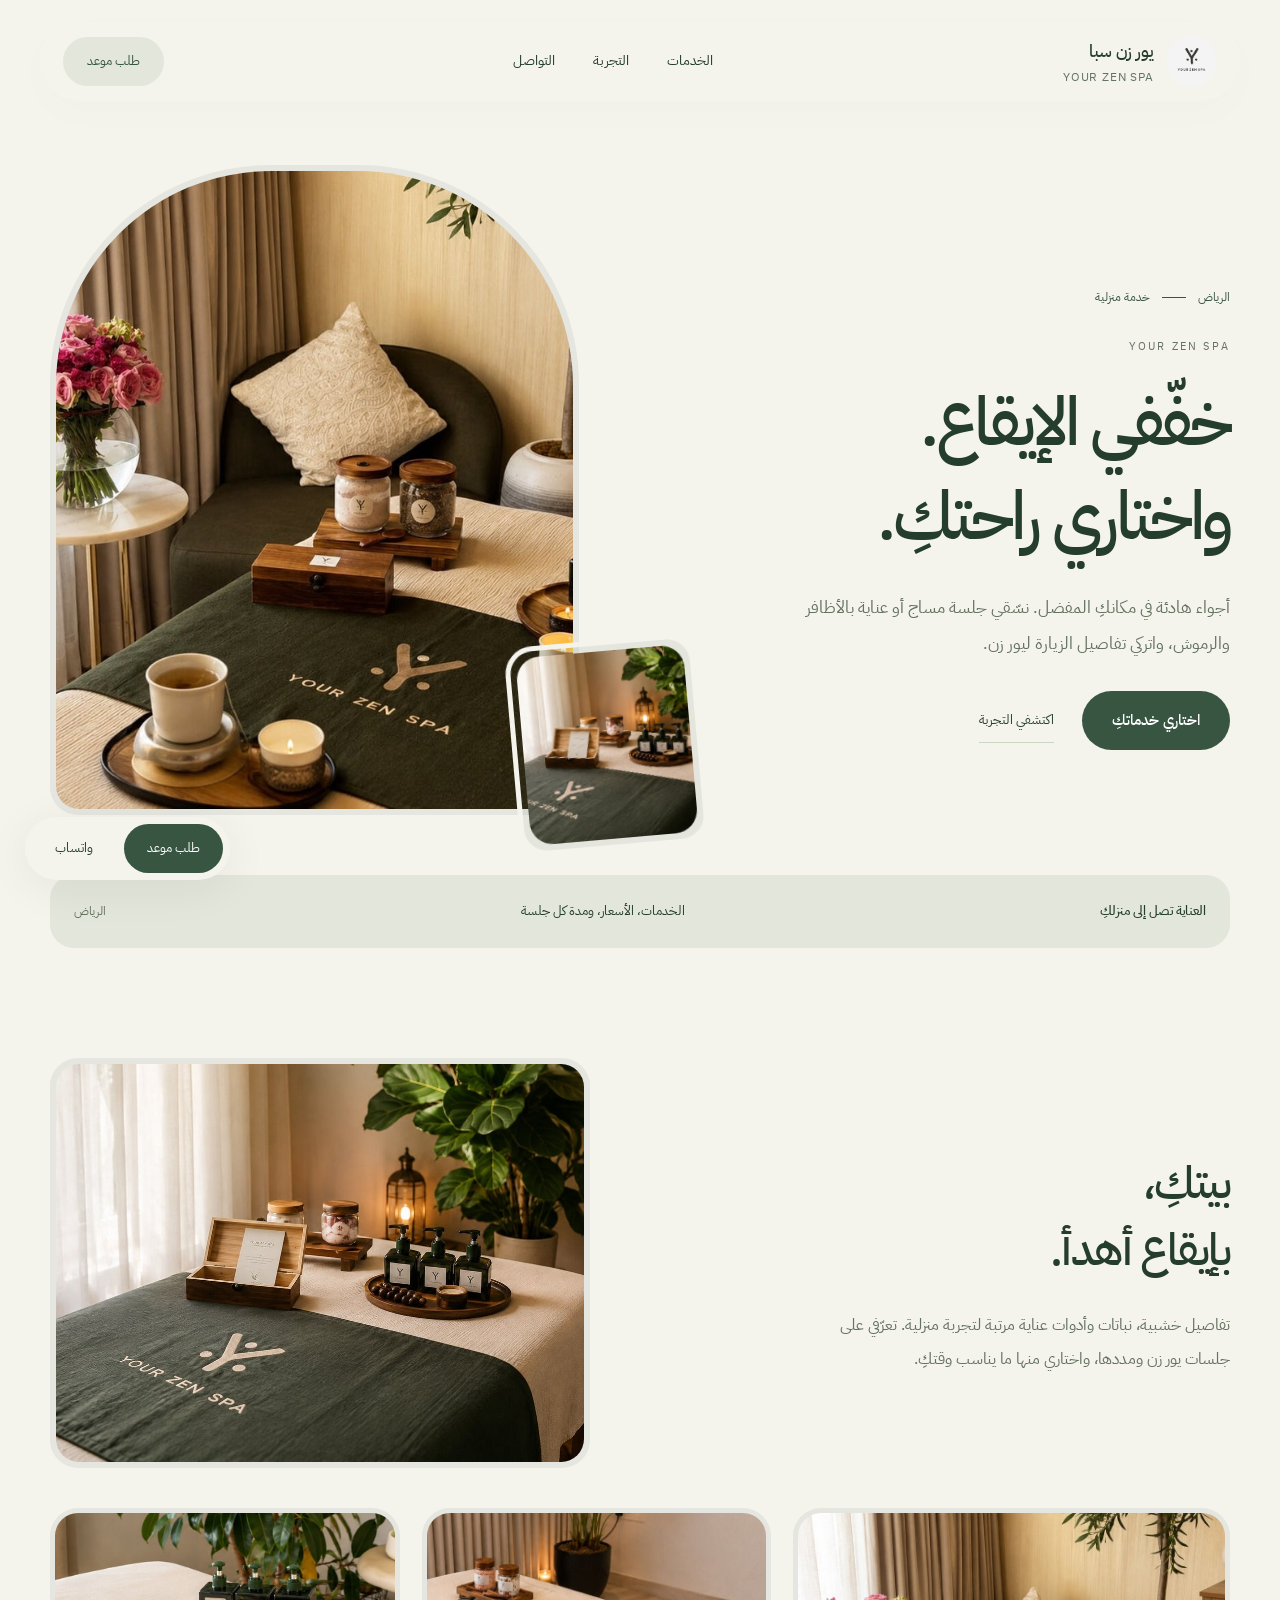
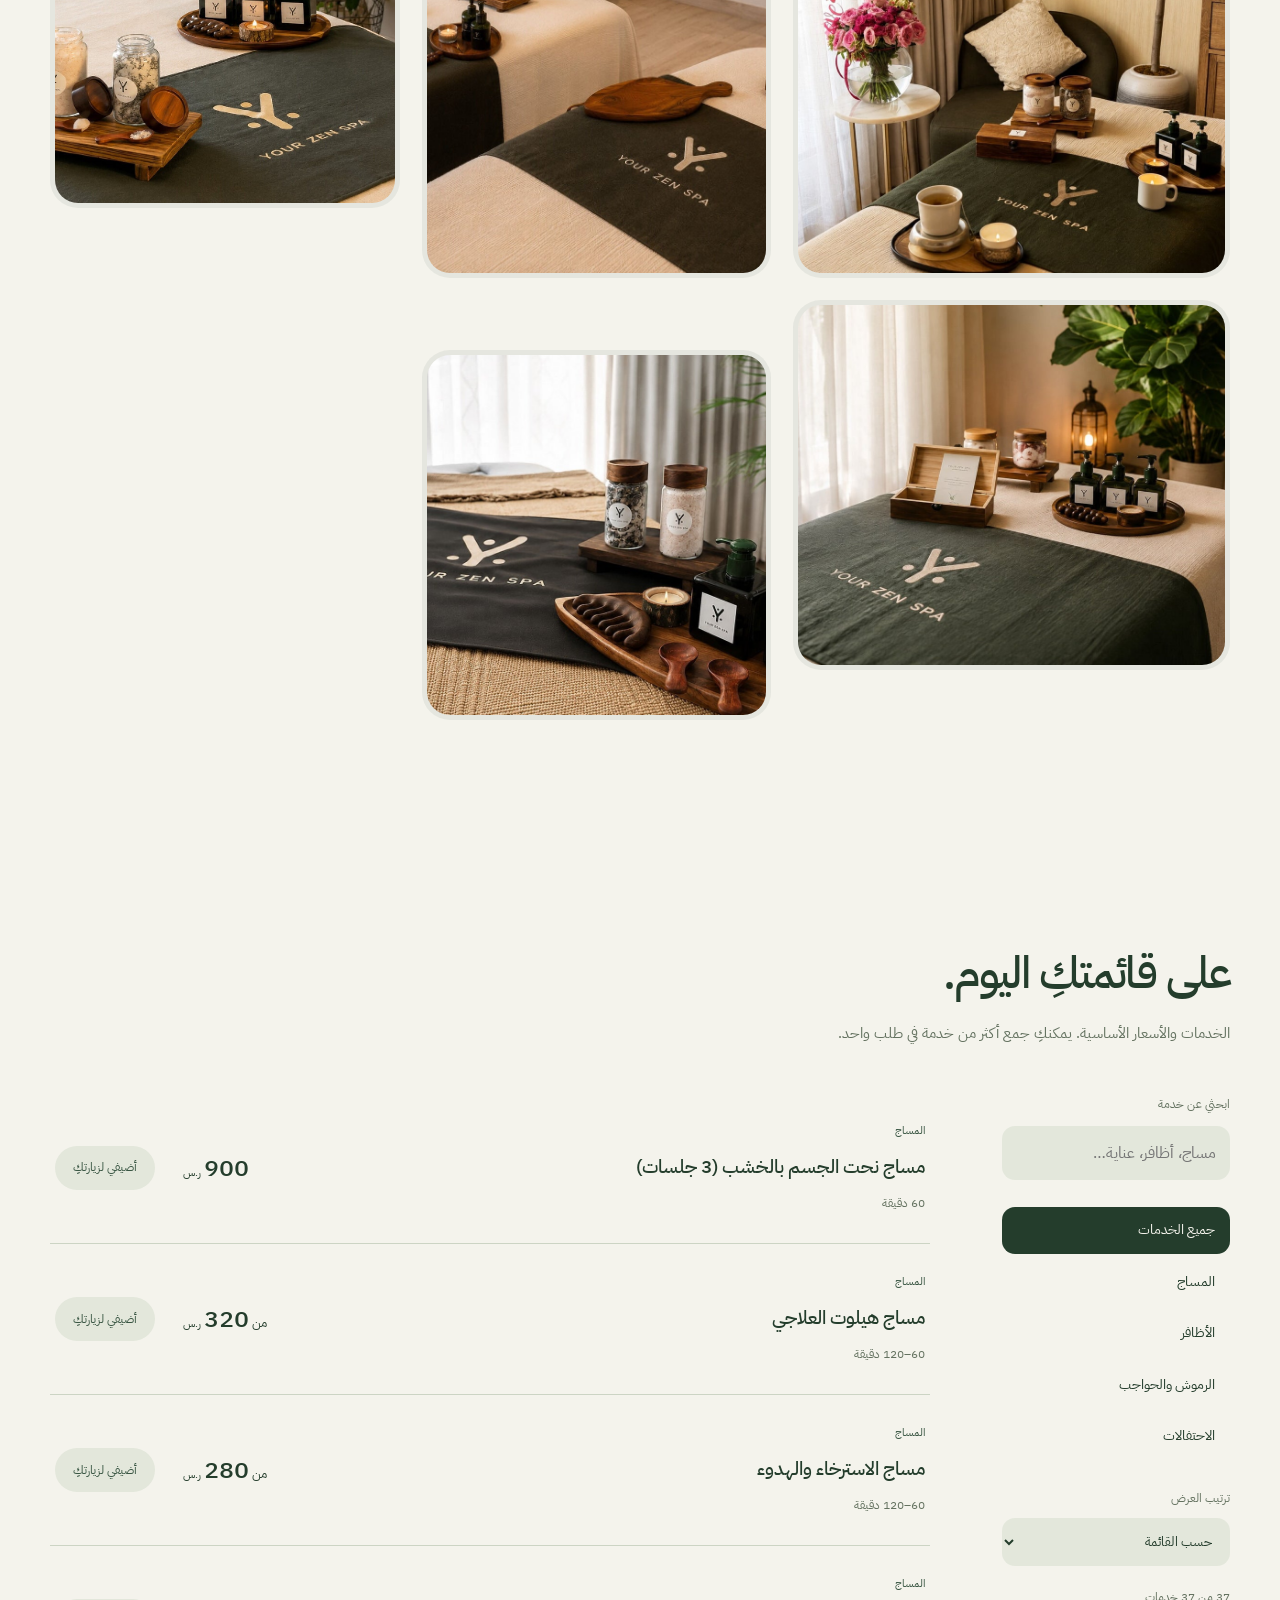
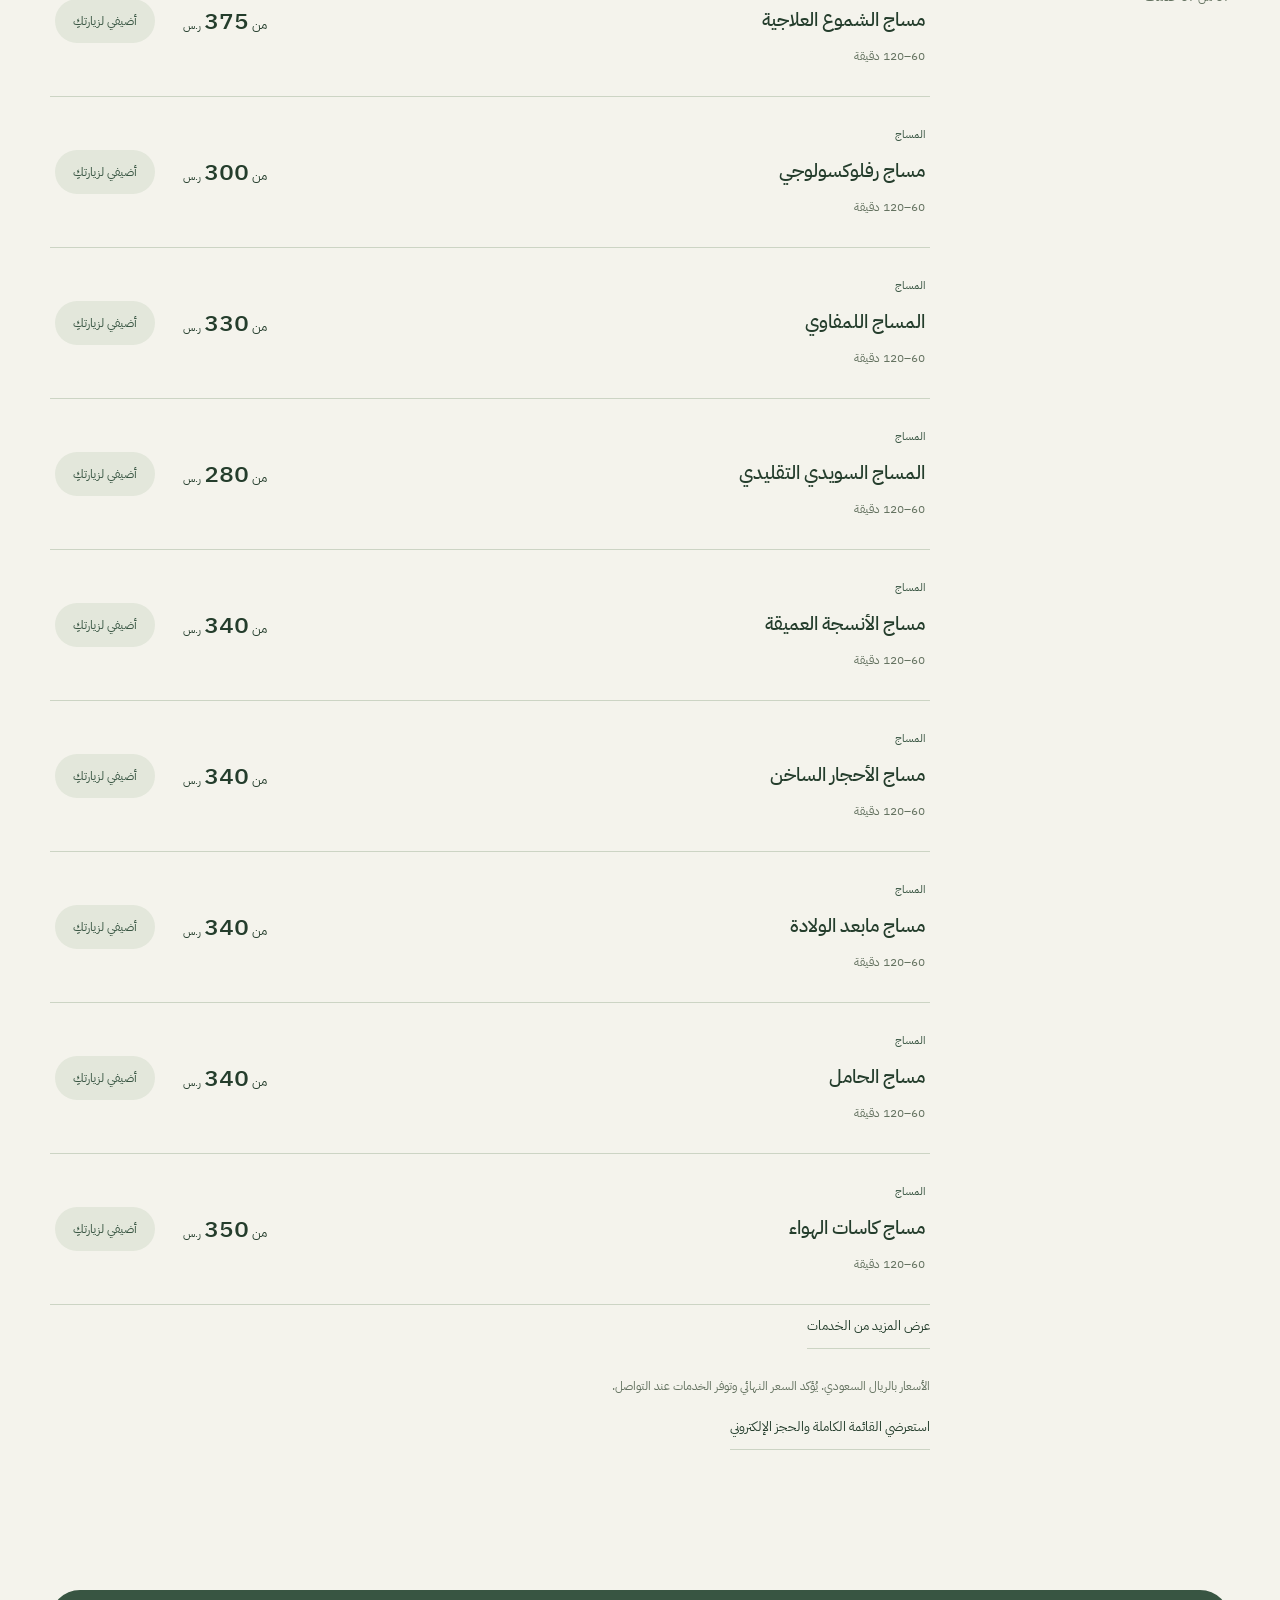
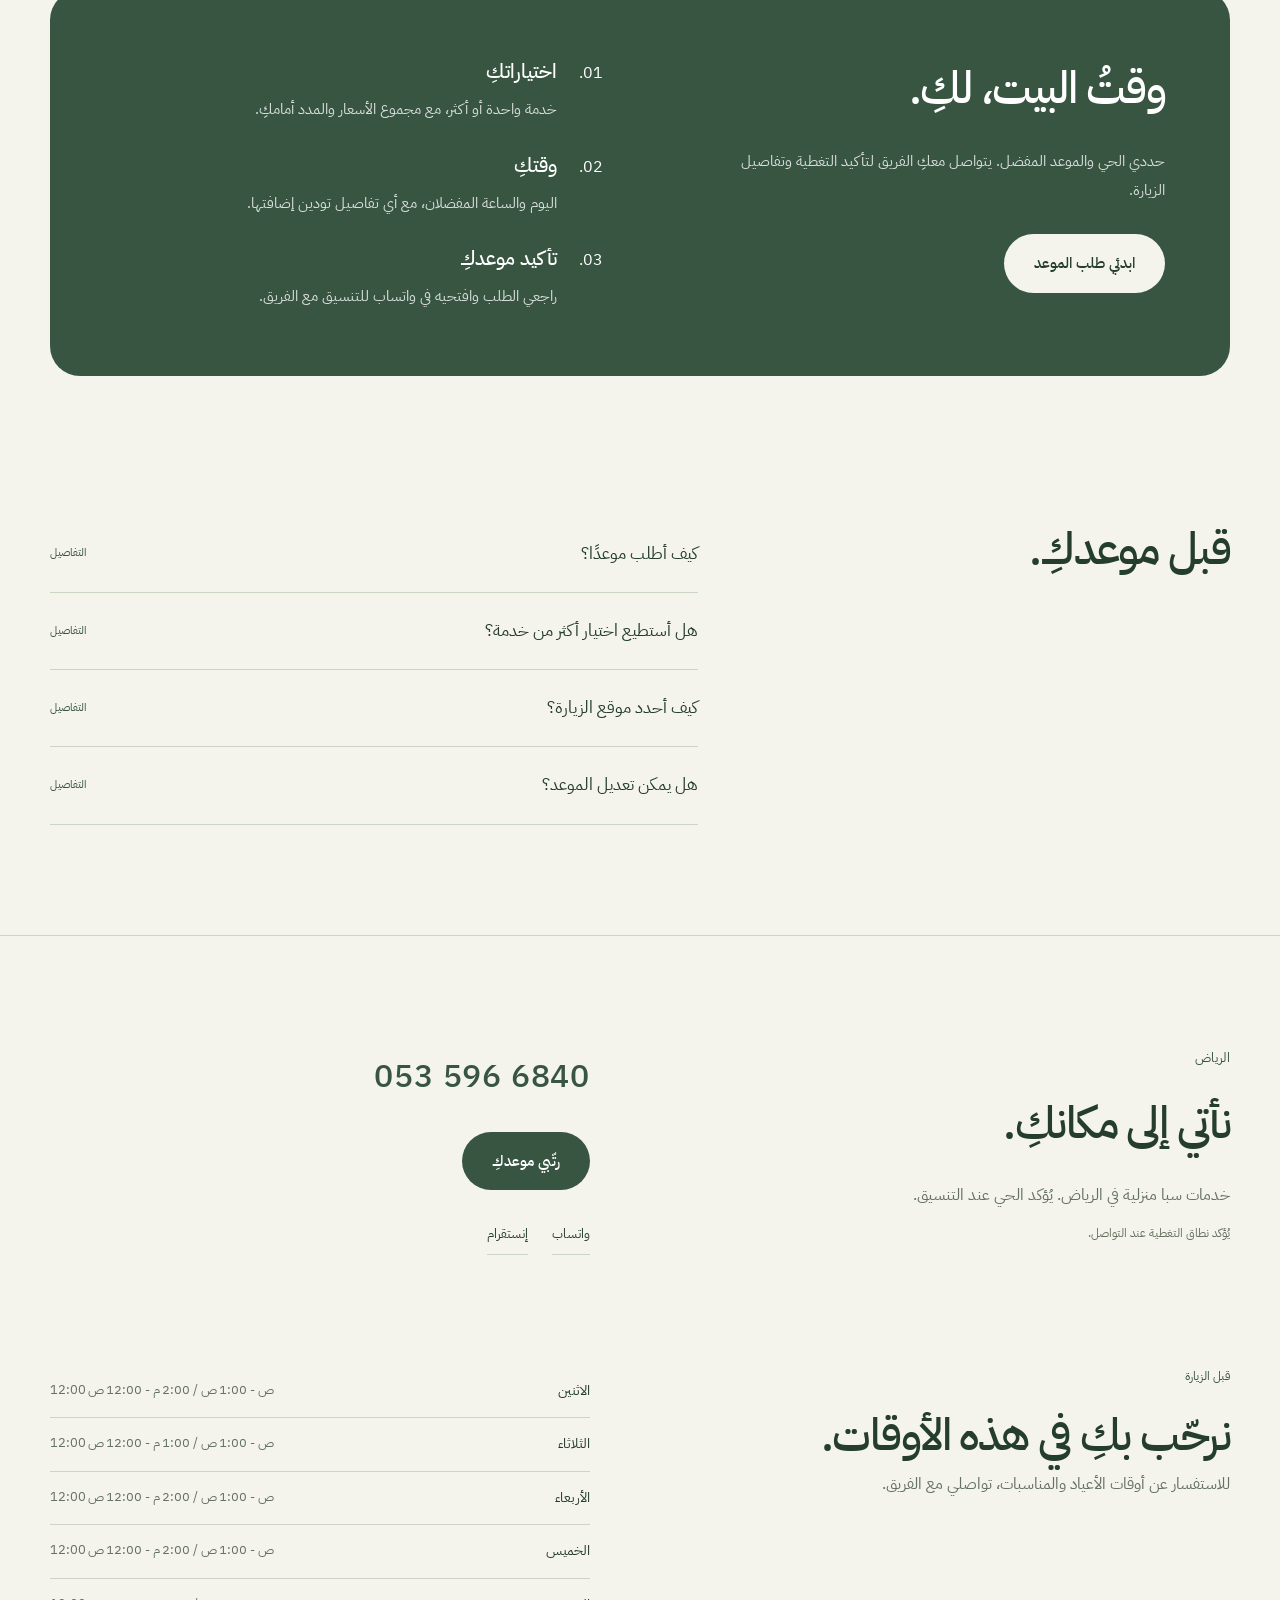
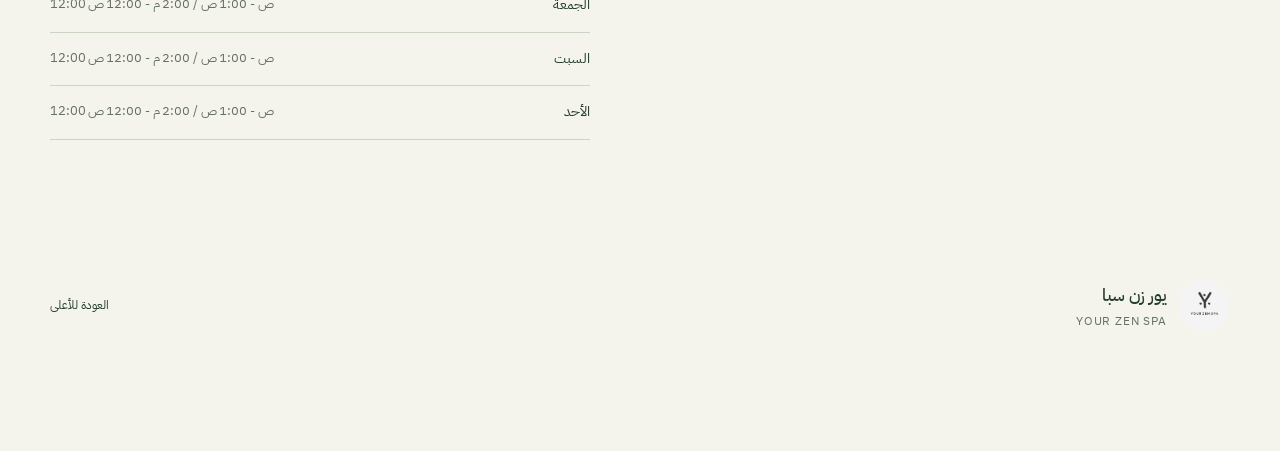
<file: your-zen/index.html>
<!doctype html><html lang="ar" dir="rtl"><head><meta charset="utf-8"><meta name="viewport" content="width=device-width,initial-scale=1"><title>يور زن سبا | الرياض</title><meta name="description" content="أجواء هادئة في مكانكِ المفضل. نسّقي جلسة مساج أو عناية بالأظافر والرموش، واتركي تفاصيل الزيارة ليور زن."><meta name="robots" content="noindex,nofollow"><meta name="theme-color" content="#f9f9f7"><link rel="canonical" href="https://az212z.github.io/spa-collection-09/your-zen/"><meta property="og:title" content="يور زن سبا"><meta property="og:description" content="أجواء هادئة في مكانكِ المفضل. نسّقي جلسة مساج أو عناية بالأظافر والرموش، واتركي تفاصيل الزيارة ليور زن."><meta property="og:image" content="https://az212z.github.io/spa-collection-09/your-zen/assets/0.jpg"><meta property="og:url" content="https://az212z.github.io/spa-collection-09/your-zen/"><link rel="preload" href="../shared/fonts/2.ttf" as="font" type="font/ttf" crossorigin><link rel="stylesheet" href="../shared/style.css"><script src="../shared/app.js" defer></script></head><body class="theme-yourzen" id="top"><a class="skip" href="#main">تجاوز إلى المحتوى</a><header class="site-header"><a class="brand" href="#top"><img class="brand-logo" src="assets/logo.jpg" alt="يور زن سبا" loading="lazy" decoding="async" ><span>يور زن سبا<small lang="en">YOUR ZEN SPA</small></span></a><nav id="navigation" aria-label="القائمة الرئيسية"><a href="#services">الخدمات</a><a href="#experience">التجربة</a><a href="#visit">التواصل</a></nav><div class="header-actions"><button class="header-book" data-open-booking>طلب موعد</button><button id="menu-toggle" aria-expanded="false" aria-controls="navigation">القائمة</button></div></header><main id="main"><section class="hero" aria-label="يور زن سبا"><div class="hero-copy"><p class="location-line">الرياض <span></span> خدمة منزلية</p><span class="hero-signature" lang="en">YOUR ZEN SPA</span><h1>خفّفي الإيقاع.<br>واختاري راحتكِ.</h1><p class="intro">أجواء هادئة في مكانكِ المفضل. نسّقي جلسة مساج أو عناية بالأظافر والرموش، واتركي تفاصيل الزيارة ليور زن.</p><div class="hero-actions"><button class="primary" data-open-booking>اختاري خدماتكِ</button><a class="quiet-link" href="#experience">اكتشفي التجربة</a></div></div><figure class="hero-photo frame"><img class="" src="assets/0.jpg" alt="من تفاصيل يور زن سبا" loading="eager" decoding="async" fetchpriority=high></figure><figure class="hero-detail frame"><img class="" src="assets/3.jpg" alt="من أجواء يور زن سبا" loading="eager" decoding="async" fetchpriority=high><figcaption>YOUR ZEN · HOME SPA</figcaption></figure><div class="hero-note"><span lang="en">YOUR ZEN SPA</span><p>استراحة صغيرة وسط يومكِ.</p></div></section><div class="welcome-strip"><p>العناية تصل إلى منزلكِ</p><a href="#services">الخدمات، الأسعار، ومدة كل جلسة</a><span>الرياض</span></div><section class="experience-section section" id="experience"><div class="experience-intro"><div><h2>بيتكِ،<br>بإيقاع أهدأ.</h2><p>تفاصيل خشبية، نباتات وأدوات عناية مرتبة لتجربة منزلية. تعرّفي على جلسات يور زن ومددها، واختاري منها ما يناسب وقتكِ.</p></div><figure class="experience-cover frame"><img class="" src="assets/3.jpg" alt="أجواء يور زن سبا" loading="lazy" decoding="async" ></figure></div><div class="gallery" aria-label="صور يور زن سبا"><button class="gallery-photo frame" data-photo="0" aria-label="عرض الصورة 1"><img class="" src="assets/0.jpg" alt="تفاصيل يور زن سبا" loading="lazy" decoding="async" ><span>عرض الصورة</span></button><button class="gallery-photo frame" data-photo="1" aria-label="عرض الصورة 2"><img class="" src="assets/1.jpg" alt="تفاصيل يور زن سبا" loading="lazy" decoding="async" ><span>عرض الصورة</span></button><button class="gallery-photo frame" data-photo="2" aria-label="عرض الصورة 3"><img class="" src="assets/2.jpg" alt="تفاصيل يور زن سبا" loading="lazy" decoding="async" ><span>عرض الصورة</span></button><button class="gallery-photo frame" data-photo="3" aria-label="عرض الصورة 4"><img class="" src="assets/3.jpg" alt="تفاصيل يور زن سبا" loading="lazy" decoding="async" ><span>عرض الصورة</span></button><button class="gallery-photo frame" data-photo="4" aria-label="عرض الصورة 5"><img class="" src="assets/4.jpg" alt="تفاصيل يور زن سبا" loading="lazy" decoding="async" ><span>عرض الصورة</span></button></div></section><section class="section service-section" id="services"><div class="section-title"><h2>على قائمتكِ اليوم.</h2><p>الخدمات والأسعار الأساسية. يمكنكِ جمع أكثر من خدمة في طلب واحد.</p></div><div class="catalog"><aside class="catalog-tools"><label class="search-label" for="service-search">ابحثي عن خدمة<input type="search" id="service-search" placeholder="مساج، أظافر، عناية…" autocomplete="off"></label><div class="filters" aria-label="تصنيف الخدمات"><button data-filter="all" aria-pressed="true">جميع الخدمات</button><button data-filter="المساج" aria-pressed="false">المساج</button><button data-filter="الأظافر" aria-pressed="false">الأظافر</button><button data-filter="الرموش والحواجب" aria-pressed="false">الرموش والحواجب</button><button data-filter="الاحتفالات" aria-pressed="false">الاحتفالات</button></div><label class="sort-label" for="service-sort">ترتيب العرض<select id="service-sort"><option value="default">حسب القائمة</option><option value="price">السعر: من الأقل</option><option value="duration">المدة: من الأقصر</option></select></label><p id="result-count" role="status"></p></aside><div class="catalog-results"><div class="services"><article class="service" data-category="المساج" data-id="0"><div class="service-copy"><span class="category-label">المساج</span><h3>مساج نحت الجسم بالخشب (3 جلسات)</h3><p class="duration">60 دقيقة</p></div><div class="service-action"><p class="price"><b>900</b> <small>ر.س</small></p><button class="add-service" data-add="0" aria-pressed="false" aria-label="إضافة مساج نحت الجسم بالخشب (3 جلسات)">أضيفي لزيارتكِ</button></div></article><article class="service" data-category="المساج" data-id="1"><div class="service-copy"><span class="category-label">المساج</span><h3>مساج هيلوت العلاجي</h3><p class="duration">60–120 دقيقة</p></div><div class="service-action"><p class="price">من <b>320</b> <small>ر.س</small></p><button class="add-service" data-add="1" aria-pressed="false" aria-label="إضافة مساج هيلوت العلاجي">أضيفي لزيارتكِ</button></div></article><article class="service" data-category="المساج" data-id="2"><div class="service-copy"><span class="category-label">المساج</span><h3>مساج الاسترخاء والهدوء</h3><p class="duration">60–120 دقيقة</p></div><div class="service-action"><p class="price">من <b>280</b> <small>ر.س</small></p><button class="add-service" data-add="2" aria-pressed="false" aria-label="إضافة مساج الاسترخاء والهدوء">أضيفي لزيارتكِ</button></div></article><article class="service" data-category="المساج" data-id="3"><div class="service-copy"><span class="category-label">المساج</span><h3>مساج الشموع العلاجية</h3><p class="duration">60–120 دقيقة</p></div><div class="service-action"><p class="price">من <b>375</b> <small>ر.س</small></p><button class="add-service" data-add="3" aria-pressed="false" aria-label="إضافة مساج الشموع العلاجية">أضيفي لزيارتكِ</button></div></article><article class="service" data-category="المساج" data-id="4"><div class="service-copy"><span class="category-label">المساج</span><h3>مساج رفلوكسولوجي</h3><p class="duration">60–120 دقيقة</p></div><div class="service-action"><p class="price">من <b>300</b> <small>ر.س</small></p><button class="add-service" data-add="4" aria-pressed="false" aria-label="إضافة مساج رفلوكسولوجي">أضيفي لزيارتكِ</button></div></article><article class="service" data-category="المساج" data-id="5"><div class="service-copy"><span class="category-label">المساج</span><h3>المساج اللمفاوي</h3><p class="duration">60–120 دقيقة</p></div><div class="service-action"><p class="price">من <b>330</b> <small>ر.س</small></p><button class="add-service" data-add="5" aria-pressed="false" aria-label="إضافة المساج اللمفاوي">أضيفي لزيارتكِ</button></div></article><article class="service" data-category="المساج" data-id="6"><div class="service-copy"><span class="category-label">المساج</span><h3>المساج السويدي التقليدي</h3><p class="duration">60–120 دقيقة</p></div><div class="service-action"><p class="price">من <b>280</b> <small>ر.س</small></p><button class="add-service" data-add="6" aria-pressed="false" aria-label="إضافة المساج السويدي التقليدي">أضيفي لزيارتكِ</button></div></article><article class="service" data-category="المساج" data-id="7"><div class="service-copy"><span class="category-label">المساج</span><h3>مساج الأنسجة العميقة</h3><p class="duration">60–120 دقيقة</p></div><div class="service-action"><p class="price">من <b>340</b> <small>ر.س</small></p><button class="add-service" data-add="7" aria-pressed="false" aria-label="إضافة مساج الأنسجة العميقة">أضيفي لزيارتكِ</button></div></article><article class="service" data-category="المساج" data-id="8"><div class="service-copy"><span class="category-label">المساج</span><h3>مساج الأحجار الساخن</h3><p class="duration">60–120 دقيقة</p></div><div class="service-action"><p class="price">من <b>340</b> <small>ر.س</small></p><button class="add-service" data-add="8" aria-pressed="false" aria-label="إضافة مساج الأحجار الساخن">أضيفي لزيارتكِ</button></div></article><article class="service" data-category="المساج" data-id="9"><div class="service-copy"><span class="category-label">المساج</span><h3>مساج مابعد الولادة</h3><p class="duration">60–120 دقيقة</p></div><div class="service-action"><p class="price">من <b>340</b> <small>ر.س</small></p><button class="add-service" data-add="9" aria-pressed="false" aria-label="إضافة مساج مابعد الولادة">أضيفي لزيارتكِ</button></div></article><article class="service" data-category="المساج" data-id="10"><div class="service-copy"><span class="category-label">المساج</span><h3>مساج الحامل</h3><p class="duration">60–120 دقيقة</p></div><div class="service-action"><p class="price">من <b>340</b> <small>ر.س</small></p><button class="add-service" data-add="10" aria-pressed="false" aria-label="إضافة مساج الحامل">أضيفي لزيارتكِ</button></div></article><article class="service" data-category="المساج" data-id="11"><div class="service-copy"><span class="category-label">المساج</span><h3>مساج كاسات الهواء</h3><p class="duration">60–120 دقيقة</p></div><div class="service-action"><p class="price">من <b>350</b> <small>ر.س</small></p><button class="add-service" data-add="11" aria-pressed="false" aria-label="إضافة مساج كاسات الهواء">أضيفي لزيارتكِ</button></div></article><article class="service" data-category="الأظافر" data-id="12"><div class="service-copy"><span class="category-label">الأظافر</span><h3>بيديكير جاف · طلاء جل</h3><p class="duration">90 دقيقة</p></div><div class="service-action"><p class="price"><b>436</b> <small>ر.س</small></p><button class="add-service" data-add="12" aria-pressed="false" aria-label="إضافة بيديكير جاف · طلاء جل">أضيفي لزيارتكِ</button></div></article><article class="service" data-category="الأظافر" data-id="13"><div class="service-copy"><span class="category-label">الأظافر</span><h3>مانيكير · بدون طلاء</h3><p class="duration">60 دقيقة</p></div><div class="service-action"><p class="price"><b>150</b> <small>ر.س</small></p><button class="add-service" data-add="13" aria-pressed="false" aria-label="إضافة مانيكير · بدون طلاء">أضيفي لزيارتكِ</button></div></article><article class="service" data-category="الأظافر" data-id="14"><div class="service-copy"><span class="category-label">الأظافر</span><h3>مانيكير · طلاء أظافر</h3><p class="duration">75 دقيقة</p></div><div class="service-action"><p class="price"><b>170</b> <small>ر.س</small></p><button class="add-service" data-add="14" aria-pressed="false" aria-label="إضافة مانيكير · طلاء أظافر">أضيفي لزيارتكِ</button></div></article><article class="service" data-category="الأظافر" data-id="15"><div class="service-copy"><span class="category-label">الأظافر</span><h3>مانيكير · طلاء جل</h3><p class="duration">90 دقيقة</p></div><div class="service-action"><p class="price"><b>330</b> <small>ر.س</small></p><button class="add-service" data-add="15" aria-pressed="false" aria-label="إضافة مانيكير · طلاء جل">أضيفي لزيارتكِ</button></div></article><article class="service" data-category="الأظافر" data-id="16"><div class="service-copy"><span class="category-label">الأظافر</span><h3>مانيكير · بياب</h3><p class="duration">120 دقيقة</p></div><div class="service-action"><p class="price"><b>356</b> <small>ر.س</small></p><button class="add-service" data-add="16" aria-pressed="false" aria-label="إضافة مانيكير · بياب">أضيفي لزيارتكِ</button></div></article><article class="service" data-category="الأظافر" data-id="17"><div class="service-copy"><span class="category-label">الأظافر</span><h3>مانيكير · بودرة غمس الأظافر</h3><p class="duration">120 دقيقة</p></div><div class="service-action"><p class="price"><b>346</b> <small>ر.س</small></p><button class="add-service" data-add="17" aria-pressed="false" aria-label="إضافة مانيكير · بودرة غمس الأظافر">أضيفي لزيارتكِ</button></div></article><article class="service" data-category="الأظافر" data-id="18"><div class="service-copy"><span class="category-label">الأظافر</span><h3>بيديكير · بدون طلاء</h3><p class="duration">60 دقيقة</p></div><div class="service-action"><p class="price"><b>160</b> <small>ر.س</small></p><button class="add-service" data-add="18" aria-pressed="false" aria-label="إضافة بيديكير · بدون طلاء">أضيفي لزيارتكِ</button></div></article><article class="service" data-category="الأظافر" data-id="19"><div class="service-copy"><span class="category-label">الأظافر</span><h3>بيديكير · طلاء أظافر</h3><p class="duration">90 دقيقة</p></div><div class="service-action"><p class="price"><b>180</b> <small>ر.س</small></p><button class="add-service" data-add="19" aria-pressed="false" aria-label="إضافة بيديكير · طلاء أظافر">أضيفي لزيارتكِ</button></div></article><article class="service" data-category="الأظافر" data-id="20"><div class="service-copy"><span class="category-label">الأظافر</span><h3>بيديكير · طلاء جل</h3><p class="duration">90 دقيقة</p></div><div class="service-action"><p class="price"><b>346</b> <small>ر.س</small></p><button class="add-service" data-add="20" aria-pressed="false" aria-label="إضافة بيديكير · طلاء جل">أضيفي لزيارتكِ</button></div></article><article class="service" data-category="الأظافر" data-id="21"><div class="service-copy"><span class="category-label">الأظافر</span><h3>بيديكير · بياب</h3><p class="duration">120 دقيقة</p></div><div class="service-action"><p class="price"><b>376</b> <small>ر.س</small></p><button class="add-service" data-add="21" aria-pressed="false" aria-label="إضافة بيديكير · بياب">أضيفي لزيارتكِ</button></div></article><article class="service" data-category="الأظافر" data-id="22"><div class="service-copy"><span class="category-label">الأظافر</span><h3>مانيكير وبيديكير · بدون طلاء</h3><p class="duration">90 دقيقة</p></div><div class="service-action"><p class="price"><b>286</b> <small>ر.س</small></p><button class="add-service" data-add="22" aria-pressed="false" aria-label="إضافة مانيكير وبيديكير · بدون طلاء">أضيفي لزيارتكِ</button></div></article><article class="service" data-category="الأظافر" data-id="23"><div class="service-copy"><span class="category-label">الأظافر</span><h3>مانيكير وبيديكير · طلاء أظافر</h3><p class="duration">120 دقيقة</p></div><div class="service-action"><p class="price"><b>336</b> <small>ر.س</small></p><button class="add-service" data-add="23" aria-pressed="false" aria-label="إضافة مانيكير وبيديكير · طلاء أظافر">أضيفي لزيارتكِ</button></div></article><article class="service" data-category="الرموش والحواجب" data-id="24"><div class="service-copy"><span class="category-label">الرموش والحواجب</span><h3>رموش كلاسيك طرف العين</h3><p class="duration">60 دقيقة</p></div><div class="service-action"><p class="price"><b>340</b> <small>ر.س</small></p><button class="add-service" data-add="24" aria-pressed="false" aria-label="إضافة رموش كلاسيك طرف العين">أضيفي لزيارتكِ</button></div></article><article class="service" data-category="الرموش والحواجب" data-id="25"><div class="service-copy"><span class="category-label">الرموش والحواجب</span><h3>رموش كلاسيك</h3><p class="duration">90 دقيقة</p></div><div class="service-action"><p class="price"><b>470</b> <small>ر.س</small></p><button class="add-service" data-add="25" aria-pressed="false" aria-label="إضافة رموش كلاسيك">أضيفي لزيارتكِ</button></div></article><article class="service" data-category="الرموش والحواجب" data-id="26"><div class="service-copy"><span class="category-label">الرموش والحواجب</span><h3>رموش هايبرد</h3><p class="duration">90 دقيقة</p></div><div class="service-action"><p class="price"><b>570</b> <small>ر.س</small></p><button class="add-service" data-add="26" aria-pressed="false" aria-label="إضافة رموش هايبرد">أضيفي لزيارتكِ</button></div></article><article class="service" data-category="الرموش والحواجب" data-id="27"><div class="service-copy"><span class="category-label">الرموش والحواجب</span><h3>رموش فوليوم</h3><p class="duration">95 دقيقة</p></div><div class="service-action"><p class="price"><b>680</b> <small>ر.س</small></p><button class="add-service" data-add="27" aria-pressed="false" aria-label="إضافة رموش فوليوم">أضيفي لزيارتكِ</button></div></article><article class="service" data-category="الرموش والحواجب" data-id="28"><div class="service-copy"><span class="category-label">الرموش والحواجب</span><h3>إزالة الرموش</h3><p class="duration">20 دقيقة</p></div><div class="service-action"><p class="price"><b>100</b> <small>ر.س</small></p><button class="add-service" data-add="28" aria-pressed="false" aria-label="إضافة إزالة الرموش">أضيفي لزيارتكِ</button></div></article><article class="service" data-category="الرموش والحواجب" data-id="29"><div class="service-copy"><span class="category-label">الرموش والحواجب</span><h3>وسبي · ماسكارا افكت · كات آي · فوكس آي</h3><p class="duration">20 دقيقة</p></div><div class="service-action"><p class="price"><b>70</b> <small>ر.س</small></p><button class="add-service" data-add="29" aria-pressed="false" aria-label="إضافة وسبي · ماسكارا افكت · كات آي · فوكس آي">أضيفي لزيارتكِ</button></div></article><article class="service" data-category="الرموش والحواجب" data-id="30"><div class="service-copy"><span class="category-label">الرموش والحواجب</span><h3>رتوش رموش كلاسيك طرف العين</h3><p class="duration">110 دقيقة</p></div><div class="service-action"><p class="price"><b>270</b> <small>ر.س</small></p><button class="add-service" data-add="30" aria-pressed="false" aria-label="إضافة رتوش رموش كلاسيك طرف العين">أضيفي لزيارتكِ</button></div></article><article class="service" data-category="الرموش والحواجب" data-id="31"><div class="service-copy"><span class="category-label">الرموش والحواجب</span><h3>رتوش رموش كلاسيك</h3><p class="duration">150 دقيقة</p></div><div class="service-action"><p class="price"><b>270</b> <small>ر.س</small></p><button class="add-service" data-add="31" aria-pressed="false" aria-label="إضافة رتوش رموش كلاسيك">أضيفي لزيارتكِ</button></div></article><article class="service" data-category="الرموش والحواجب" data-id="32"><div class="service-copy"><span class="category-label">الرموش والحواجب</span><h3>رتوش رموش هايبرد</h3><p class="duration">180 دقيقة</p></div><div class="service-action"><p class="price"><b>310</b> <small>ر.س</small></p><button class="add-service" data-add="32" aria-pressed="false" aria-label="إضافة رتوش رموش هايبرد">أضيفي لزيارتكِ</button></div></article><article class="service" data-category="الرموش والحواجب" data-id="33"><div class="service-copy"><span class="category-label">الرموش والحواجب</span><h3>رتوش رموش فوليوم</h3><p class="duration">180 دقيقة</p></div><div class="service-action"><p class="price"><b>350</b> <small>ر.س</small></p><button class="add-service" data-add="33" aria-pressed="false" aria-label="إضافة رتوش رموش فوليوم">أضيفي لزيارتكِ</button></div></article><article class="service" data-category="الاحتفالات" data-id="34"><div class="service-copy"><span class="category-label">الاحتفالات</span><h3>عيد الميلاد</h3><p class="duration">15 دقيقة</p></div><div class="service-action"><p class="price"><b>70</b> <small>ر.س</small></p><button class="add-service" data-add="34" aria-pressed="false" aria-label="إضافة عيد الميلاد">أضيفي لزيارتكِ</button></div></article><article class="service" data-category="الاحتفالات" data-id="35"><div class="service-copy"><span class="category-label">الاحتفالات</span><h3>التخرج</h3><p class="duration">15 دقيقة</p></div><div class="service-action"><p class="price"><b>70</b> <small>ر.س</small></p><button class="add-service" data-add="35" aria-pressed="false" aria-label="إضافة التخرج">أضيفي لزيارتكِ</button></div></article><article class="service" data-category="الاحتفالات" data-id="36"><div class="service-copy"><span class="category-label">الاحتفالات</span><h3>العروس</h3><p class="duration">30 دقيقة</p></div><div class="service-action"><p class="price"><b>70</b> <small>ر.س</small></p><button class="add-service" data-add="36" aria-pressed="false" aria-label="إضافة العروس">أضيفي لزيارتكِ</button></div></article></div><button id="load-more" class="quiet-link" hidden>عرض المزيد من الخدمات</button><div id="empty-services" hidden><p>لم نجد خدمة بهذا الاسم.</p><button id="clear-search" class="quiet-link">عرض جميع الخدمات</button></div><p class="price-note">الأسعار بالريال السعودي. يُؤكد السعر النهائي وتوفر الخدمات عند التواصل.</p><a class="quiet-link" href="https://www.fresha.com/a/your-zen-home-service-spa-riyadh-riyadh-saudi-arabia-n0e307m1" target="_blank" rel="noreferrer">استعرضي القائمة الكاملة والحجز الإلكتروني</a></div></div></section><section class="ritual-section"><div class="ritual-copy"><h2>وقتُ البيت، لكِ.</h2><p>حددي الحي والموعد المفضل. يتواصل معكِ الفريق لتأكيد التغطية وتفاصيل الزيارة.</p><button class="primary" data-open-booking>ابدئي طلب الموعد</button></div><ol class="ritual-steps"><li><h3>اختياراتكِ</h3><p>خدمة واحدة أو أكثر، مع مجموع الأسعار والمدد أمامكِ.</p></li><li><h3>وقتكِ</h3><p>اليوم والساعة المفضلان، مع أي تفاصيل تودين إضافتها.</p></li><li><h3>تأكيد موعدكِ</h3><p>راجعي الطلب وافتحيه في واتساب للتنسيق مع الفريق.</p></li></ol></section><section class="section faq-section"><h2>قبل موعدكِ.</h2><div class="faq-list"><details><summary>كيف أطلب موعدًا؟</summary><p>اختاري الخدمات، وأضيفي اسمكِ والموعد المفضل. بعد المراجعة، يفتح طلبكِ في واتساب. الموعد يُؤكد بعد رد الفريق.</p></details><details><summary>هل أستطيع اختيار أكثر من خدمة؟</summary><p>نعم، يمكنكِ اختيار حتى أربع خدمات في الطلب. المجموع الظاهر لأسعار القائمة، ويُراجع التوفر وترتيب الجلسات عند التأكيد.</p></details><details><summary>كيف أحدد موقع الزيارة؟</summary><p>أضيفي اسم الحي في ملاحظات الطلب. يُؤكد نطاق التغطية وأي رسوم انتقال عند التواصل.</p></details><details><summary>هل يمكن تعديل الموعد؟</summary><p>تواصلي مع الفريق عبر واتساب بخصوص الموعد والتعديل المطلوب. يوضح لكِ الفريق التوفر والشروط المناسبة لحجزكِ.</p></details></div></section><section class="visit-section section" id="visit"><div><p class="visit-city">الرياض</p><h2>نأتي إلى مكانكِ.</h2><p>خدمات سبا منزلية في الرياض. يُؤكد الحي عند التنسيق.</p><p class="visit-note">يُؤكد نطاق التغطية عند التواصل.</p></div><div class="visit-contact"><a class="phone" dir="ltr" href="tel:+966535966840">053 596 6840</a><button class="primary" data-open-booking>رتّبي موعدكِ</button><div class="social-links"><a href="https://wa.me/966535966840" target="_blank" rel="noreferrer">واتساب</a><a href="https://www.instagram.com/your.zen.spa/" target="_blank" rel="noreferrer">إنستقرام</a></div></div></section><section class="hours-section section"><div><p class="small-label">قبل الزيارة</p><h2>نرحّب بكِ في هذه الأوقات.</h2><p>للاستفسار عن أوقات الأعياد والمناسبات، تواصلي مع الفريق.</p></div><dl class="hours"><div><dt>الاثنين</dt><dd>12:00 ص - 1:00 ص / 2:00 م - 12:00 ص</dd></div><div><dt>الثلاثاء</dt><dd>12:00 ص - 1:00 ص / 1:00 م - 12:00 ص</dd></div><div><dt>الأربعاء</dt><dd>12:00 ص - 1:00 ص / 2:00 م - 12:00 ص</dd></div><div><dt>الخميس</dt><dd>12:00 ص - 1:00 ص / 2:00 م - 12:00 ص</dd></div><div><dt>الجمعة</dt><dd>12:00 ص - 1:00 ص / 2:00 م - 12:00 ص</dd></div><div><dt>السبت</dt><dd>12:00 ص - 1:00 ص / 2:00 م - 12:00 ص</dd></div><div><dt>الأحد</dt><dd>12:00 ص - 1:00 ص / 2:00 م - 12:00 ص</dd></div></dl></section></main><footer><a class="brand" href="#top"><img class="brand-logo" src="assets/logo.jpg" alt="يور زن سبا" loading="lazy" decoding="async" ><span>يور زن سبا<small lang="en">YOUR ZEN SPA</small></span></a><a href="#top">العودة للأعلى</a></footer><div class="booking-dock"><a href="https://wa.me/966535966840" target="_blank" rel="noreferrer">واتساب</a><button data-open-booking><span id="dock-label">طلب موعد</span><span id="dock-count" hidden></span></button></div><dialog id="booking" aria-labelledby="booking-title"><div class="dialog-bar"><span>يور زن سبا</span><button data-close="booking" class="close-button">إغلاق</button></div><div class="booking-layout"><aside class="selection-panel"><span class="small-label">زيارتكِ</span><h2 id="booking-title">لنرتّب زيارتكِ.</h2><div id="selected-services"></div><p id="empty-selection">اختاري خدمة من القائمة للبدء.</p><label for="booking-service" class="small-label">إضافة خدمة</label><div class="quick-add"><select id="booking-service"><option value="">اختاري خدمة</option><option value="0">مساج نحت الجسم بالخشب (3 جلسات)</option><option value="1">مساج هيلوت العلاجي</option><option value="2">مساج الاسترخاء والهدوء</option><option value="3">مساج الشموع العلاجية</option><option value="4">مساج رفلوكسولوجي</option><option value="5">المساج اللمفاوي</option><option value="6">المساج السويدي التقليدي</option><option value="7">مساج الأنسجة العميقة</option><option value="8">مساج الأحجار الساخن</option><option value="9">مساج مابعد الولادة</option><option value="10">مساج الحامل</option><option value="11">مساج كاسات الهواء</option><option value="12">بيديكير جاف · طلاء جل</option><option value="13">مانيكير · بدون طلاء</option><option value="14">مانيكير · طلاء أظافر</option><option value="15">مانيكير · طلاء جل</option><option value="16">مانيكير · بياب</option><option value="17">مانيكير · بودرة غمس الأظافر</option><option value="18">بيديكير · بدون طلاء</option><option value="19">بيديكير · طلاء أظافر</option><option value="20">بيديكير · طلاء جل</option><option value="21">بيديكير · بياب</option><option value="22">مانيكير وبيديكير · بدون طلاء</option><option value="23">مانيكير وبيديكير · طلاء أظافر</option><option value="24">رموش كلاسيك طرف العين</option><option value="25">رموش كلاسيك</option><option value="26">رموش هايبرد</option><option value="27">رموش فوليوم</option><option value="28">إزالة الرموش</option><option value="29">وسبي · ماسكارا افكت · كات آي · فوكس آي</option><option value="30">رتوش رموش كلاسيك طرف العين</option><option value="31">رتوش رموش كلاسيك</option><option value="32">رتوش رموش هايبرد</option><option value="33">رتوش رموش فوليوم</option><option value="34">عيد الميلاد</option><option value="35">التخرج</option><option value="36">العروس</option></select><button id="quick-add">إضافة</button></div><p id="selection-error" role="alert" hidden></p><div id="selection-total"></div><small>أسعار القائمة ومددها. يُؤكد المجموع والتوفر مع الفريق.</small></aside><div class="request-panel"><p class="step-label" id="step-label">تفاصيل الموعد</p><form id="booking-form"><label>اسمكِ<input name="name" autocomplete="given-name" maxlength="70" required placeholder="الاسم الكريم"></label><div class="field-pair"><label>اليوم المفضل<input name="date" type="date" required></label><label>الوقت المفضل<input name="time" type="time" required></label></div><label>الحي وتفاصيل الزيارة<textarea name="notes" rows="3" maxlength="500" required placeholder="اسم الحي وأي تفاصيل إضافية"></textarea></label><p id="form-error" role="alert" hidden></p><button class="primary full" type="submit">مراجعة الطلب</button><p class="privacy-note">لا تُحفظ بياناتكِ، ولا يُرسل الطلب تلقائيًا.</p></form><div id="booking-review" hidden><h3>راجعي تفاصيلكِ</h3><dl id="review-details"></dl><p>هذا طلب موعد. يتم تأكيده بعد رد الفريق.</p><a id="send-request" class="primary full" target="_blank" rel="noreferrer">فتح الطلب في واتساب</a><button id="edit-request" class="quiet-link">تعديل التفاصيل</button></div></div></div></dialog><dialog id="lightbox" aria-label="معرض الصور"><div class="dialog-bar"><span id="photo-count"></span><button data-close="lightbox" class="close-button">إغلاق</button></div><img id="full-photo" alt=""><div class="photo-controls"><button id="previous-photo">السابقة</button><p id="photo-caption"></p><button id="next-photo">التالية</button></div></dialog><script id="business-data" type="application/json">{"name": "يور زن سبا", "phone": "966535966840", "home": true, "services": [{"id": "0", "name": "مساج نحت الجسم بالخشب (3 جلسات)", "category": "المساج", "price": 900, "starts": false, "min": 60, "max": 60, "sourceId": "25337002"}, {"id": "1", "name": "مساج هيلوت العلاجي", "category": "المساج", "price": 320, "starts": true, "min": 60, "max": 120, "sourceId": "25069904"}, {"id": "2", "name": "مساج الاسترخاء والهدوء", "category": "المساج", "price": 280, "starts": true, "min": 60, "max": 120, "sourceId": "25069890"}, {"id": "3", "name": "مساج الشموع العلاجية", "category": "المساج", "price": 375, "starts": true, "min": 60, "max": 120, "sourceId": "25069843"}, {"id": "4", "name": "مساج رفلوكسولوجي", "category": "المساج", "price": 300, "starts": true, "min": 60, "max": 120, "sourceId": "25069827"}, {"id": "5", "name": "المساج اللمفاوي", "category": "المساج", "price": 330, "starts": true, "min": 60, "max": 120, "sourceId": "25069812"}, {"id": "6", "name": "المساج السويدي التقليدي", "category": "المساج", "price": 280, "starts": true, "min": 60, "max": 120, "sourceId": "25069804"}, {"id": "7", "name": "مساج الأنسجة العميقة", "category": "المساج", "price": 340, "starts": true, "min": 60, "max": 120, "sourceId": "25069785"}, {"id": "8", "name": "مساج الأحجار الساخن", "category": "المساج", "price": 340, "starts": true, "min": 60, "max": 120, "sourceId": "25069776"}, {"id": "9", "name": "مساج مابعد الولادة", "category": "المساج", "price": 340, "starts": true, "min": 60, "max": 120, "sourceId": "25069769"}, {"id": "10", "name": "مساج الحامل", "category": "المساج", "price": 340, "starts": true, "min": 60, "max": 120, "sourceId": "25069764"}, {"id": "11", "name": "مساج كاسات الهواء", "category": "المساج", "price": 350, "starts": true, "min": 60, "max": 120, "sourceId": "25069761"}, {"id": "12", "name": "بيديكير جاف · طلاء جل", "category": "الأظافر", "price": 436, "starts": false, "min": 90, "max": 90, "sourceId": "25119096"}, {"id": "13", "name": "مانيكير · بدون طلاء", "category": "الأظافر", "price": 150, "starts": false, "min": 60, "max": 60, "sourceId": "25069347"}, {"id": "14", "name": "مانيكير · طلاء أظافر", "category": "الأظافر", "price": 170, "starts": false, "min": 75, "max": 75, "sourceId": "25069343"}, {"id": "15", "name": "مانيكير · طلاء جل", "category": "الأظافر", "price": 330, "starts": false, "min": 90, "max": 90, "sourceId": "25069337"}, {"id": "16", "name": "مانيكير · بياب", "category": "الأظافر", "price": 356, "starts": false, "min": 120, "max": 120, "sourceId": "25069334"}, {"id": "17", "name": "مانيكير · بودرة غمس الأظافر", "category": "الأظافر", "price": 346, "starts": false, "min": 120, "max": 120, "sourceId": "25069330"}, {"id": "18", "name": "بيديكير · بدون طلاء", "category": "الأظافر", "price": 160, "starts": false, "min": 60, "max": 60, "sourceId": "25069324"}, {"id": "19", "name": "بيديكير · طلاء أظافر", "category": "الأظافر", "price": 180, "starts": false, "min": 90, "max": 90, "sourceId": "25069316"}, {"id": "20", "name": "بيديكير · طلاء جل", "category": "الأظافر", "price": 346, "starts": false, "min": 90, "max": 90, "sourceId": "25069312"}, {"id": "21", "name": "بيديكير · بياب", "category": "الأظافر", "price": 376, "starts": false, "min": 120, "max": 120, "sourceId": "25069307"}, {"id": "22", "name": "مانيكير وبيديكير · بدون طلاء", "category": "الأظافر", "price": 286, "starts": false, "min": 90, "max": 90, "sourceId": "25069273"}, {"id": "23", "name": "مانيكير وبيديكير · طلاء أظافر", "category": "الأظافر", "price": 336, "starts": false, "min": 120, "max": 120, "sourceId": "25069269"}, {"id": "24", "name": "رموش كلاسيك طرف العين", "category": "الرموش والحواجب", "price": 340, "starts": false, "min": 60, "max": 60, "sourceId": "25057691"}, {"id": "25", "name": "رموش كلاسيك", "category": "الرموش والحواجب", "price": 470, "starts": false, "min": 90, "max": 90, "sourceId": "25057690"}, {"id": "26", "name": "رموش هايبرد", "category": "الرموش والحواجب", "price": 570, "starts": false, "min": 90, "max": 90, "sourceId": "25057688"}, {"id": "27", "name": "رموش فوليوم", "category": "الرموش والحواجب", "price": 680, "starts": false, "min": 95, "max": 95, "sourceId": "25057683"}, {"id": "28", "name": "إزالة الرموش", "category": "الرموش والحواجب", "price": 100, "starts": false, "min": 20, "max": 20, "sourceId": "25057680"}, {"id": "29", "name": "وسبي · ماسكارا افكت · كات آي · فوكس آي", "category": "الرموش والحواجب", "price": 70, "starts": false, "min": 20, "max": 20, "sourceId": "25057634"}, {"id": "30", "name": "رتوش رموش كلاسيك طرف العين", "category": "الرموش والحواجب", "price": 270, "starts": false, "min": 110, "max": 110, "sourceId": "25057627"}, {"id": "31", "name": "رتوش رموش كلاسيك", "category": "الرموش والحواجب", "price": 270, "starts": false, "min": 150, "max": 150, "sourceId": "25057624"}, {"id": "32", "name": "رتوش رموش هايبرد", "category": "الرموش والحواجب", "price": 310, "starts": false, "min": 180, "max": 180, "sourceId": "25057623"}, {"id": "33", "name": "رتوش رموش فوليوم", "category": "الرموش والحواجب", "price": 350, "starts": false, "min": 180, "max": 180, "sourceId": "25057615"}, {"id": "34", "name": "عيد الميلاد", "category": "الاحتفالات", "price": 70, "starts": false, "min": 15, "max": 15, "sourceId": "25070493"}, {"id": "35", "name": "التخرج", "category": "الاحتفالات", "price": 70, "starts": false, "min": 15, "max": 15, "sourceId": "25070481"}, {"id": "36", "name": "العروس", "category": "الاحتفالات", "price": 70, "starts": false, "min": 30, "max": 30, "sourceId": "25070479"}], "photos": [0, 1, 2, 3, 4]}</script></body></html>
</file>
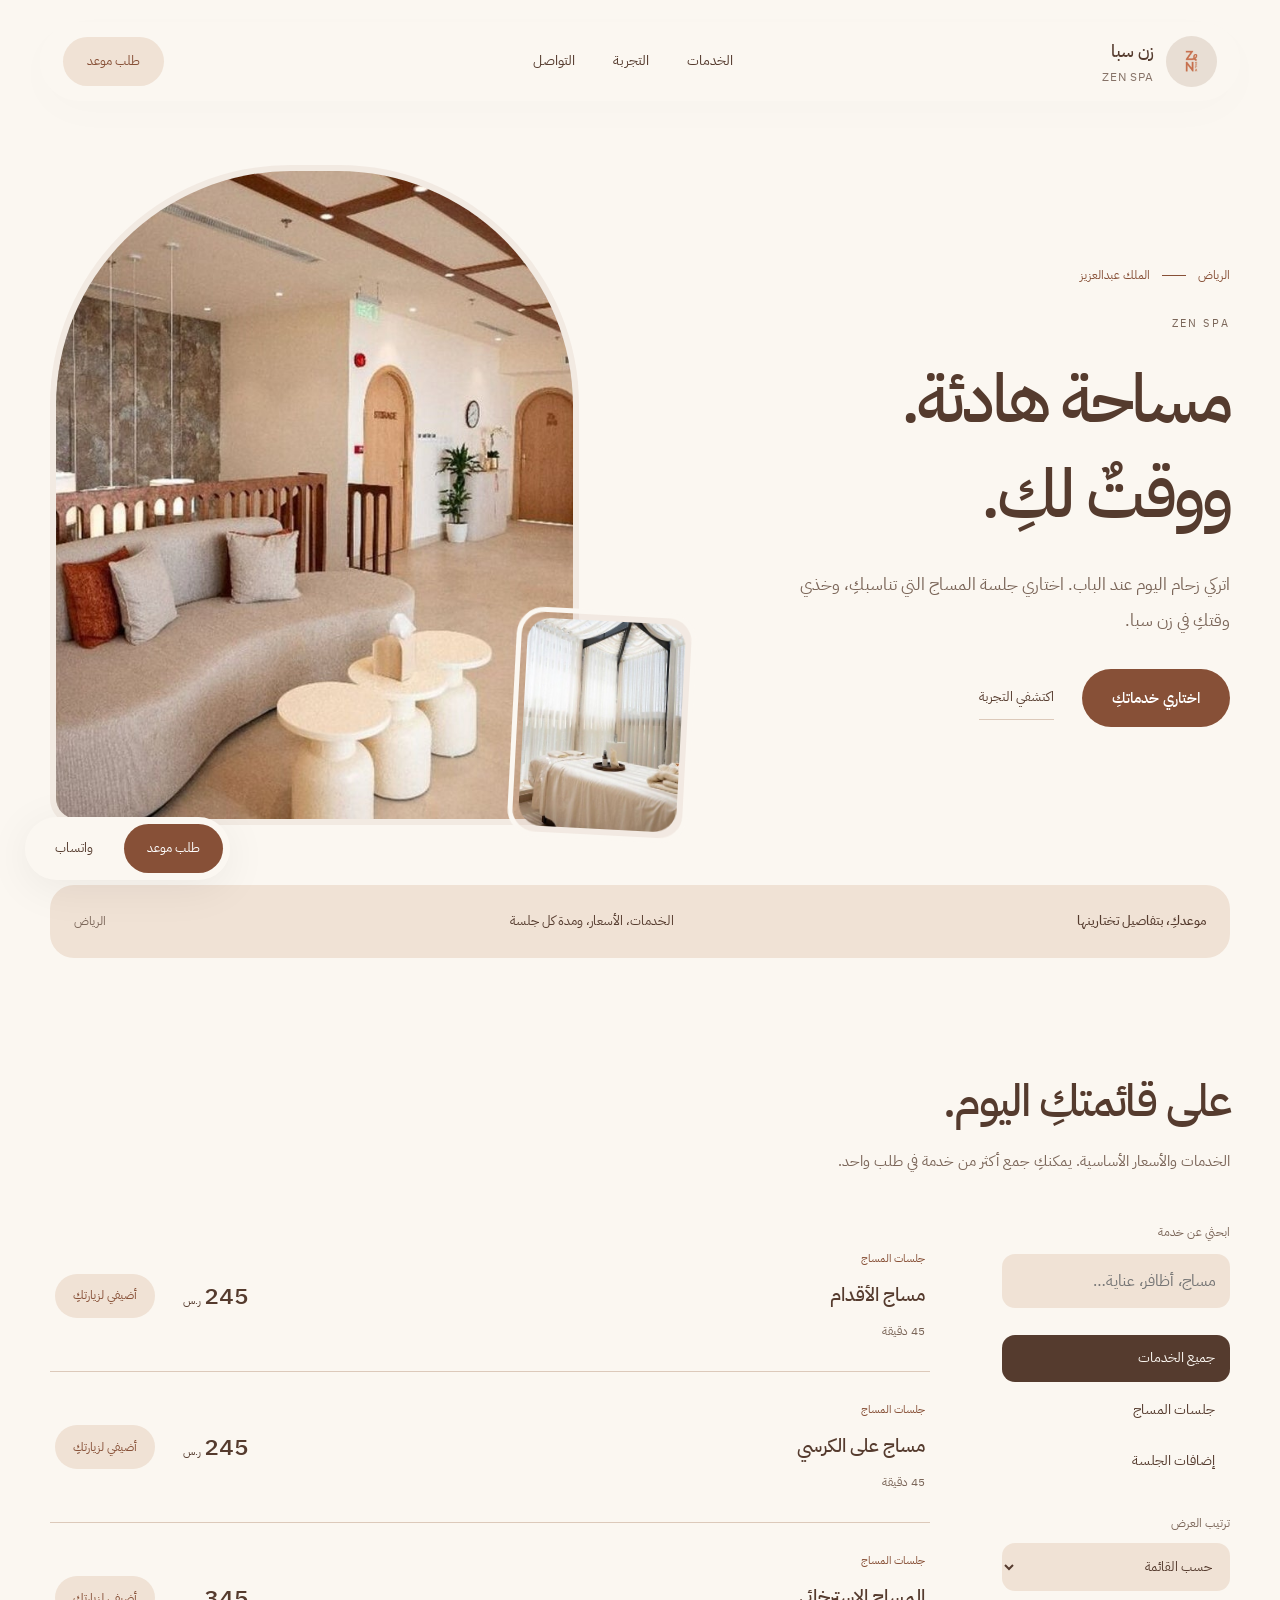
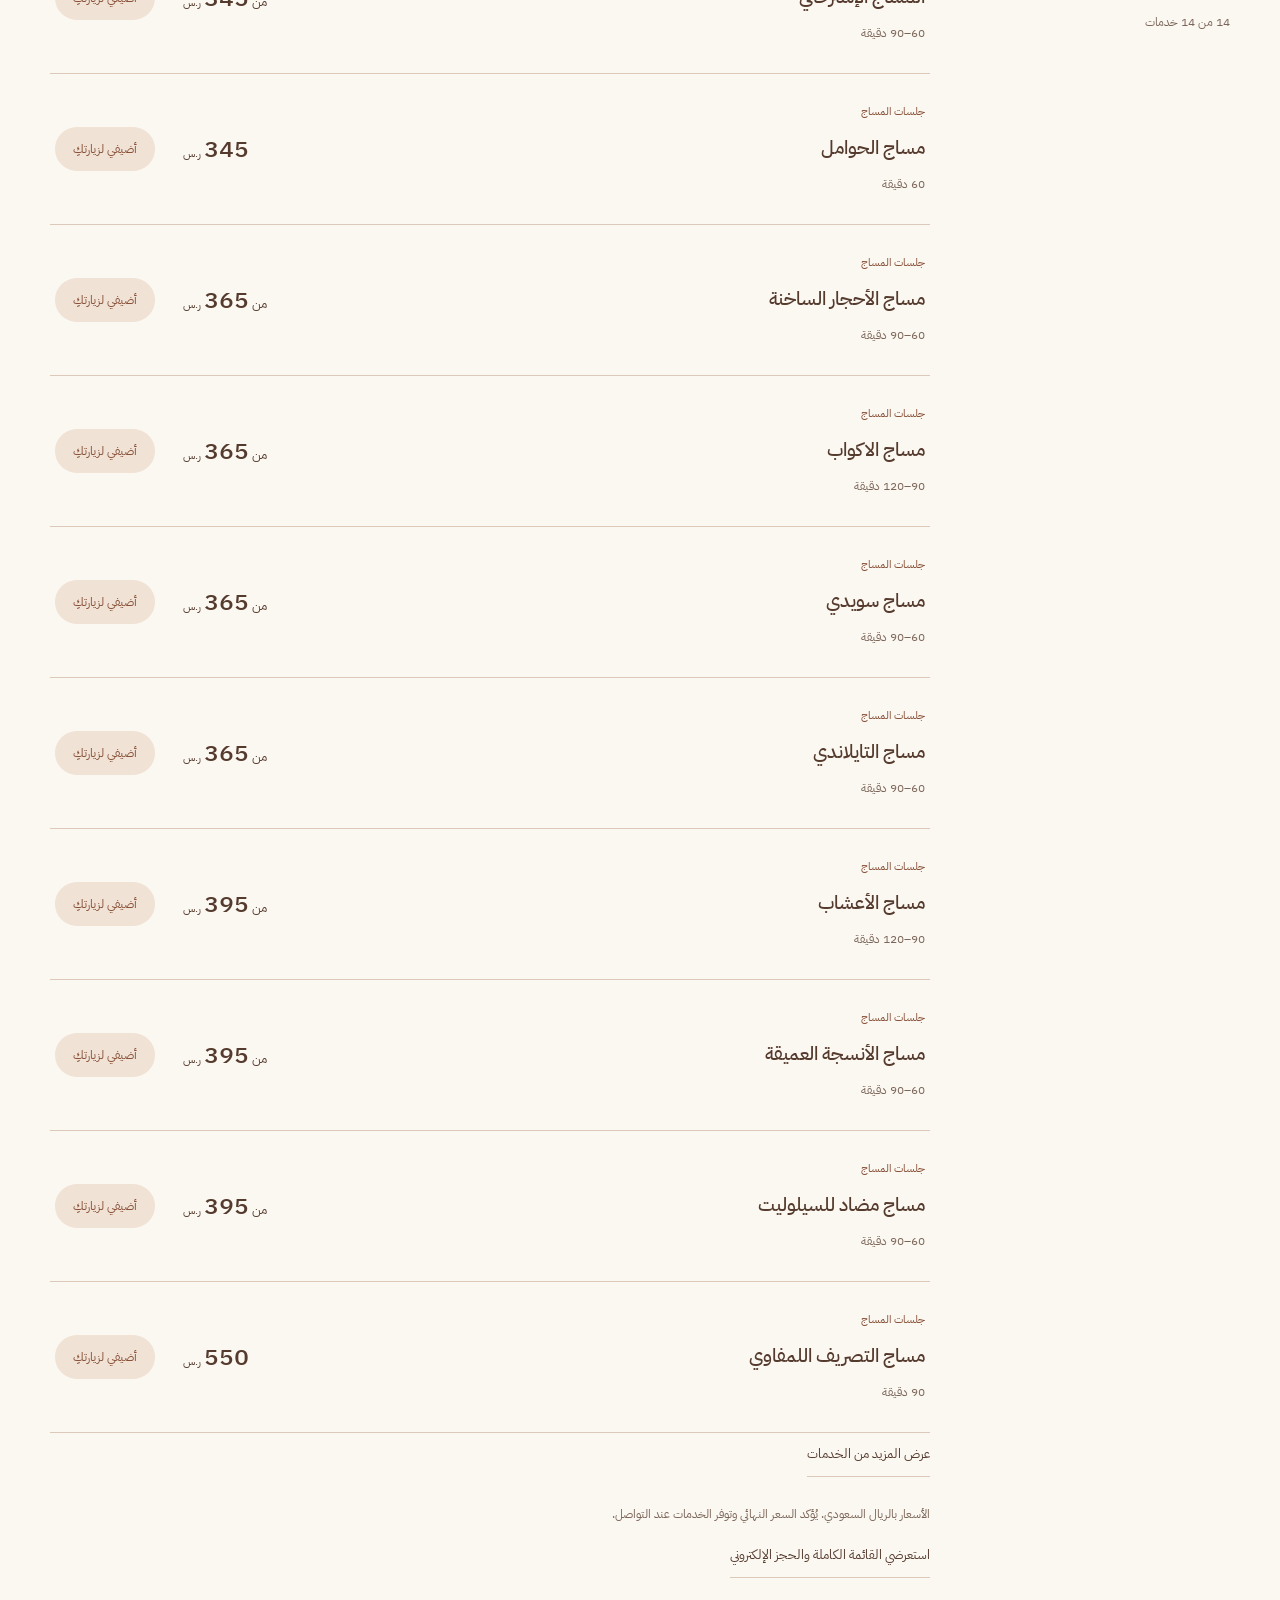
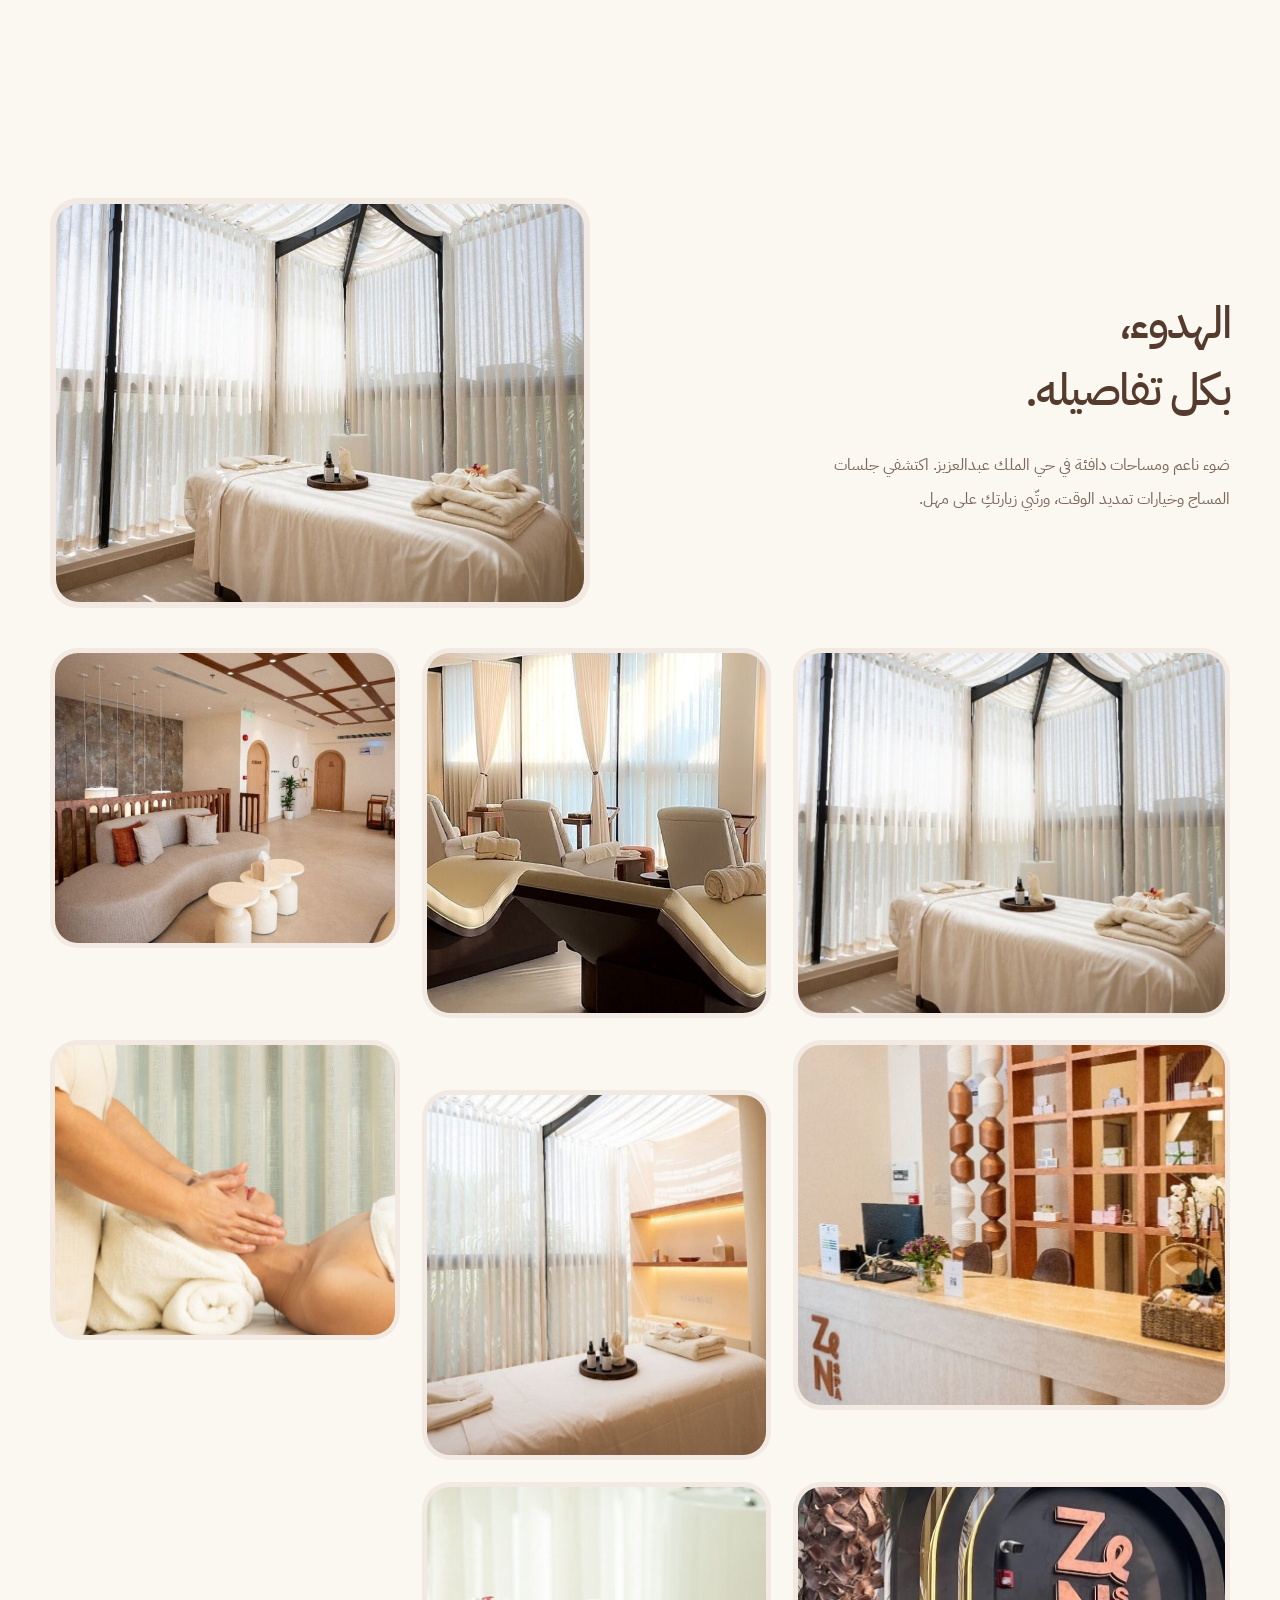
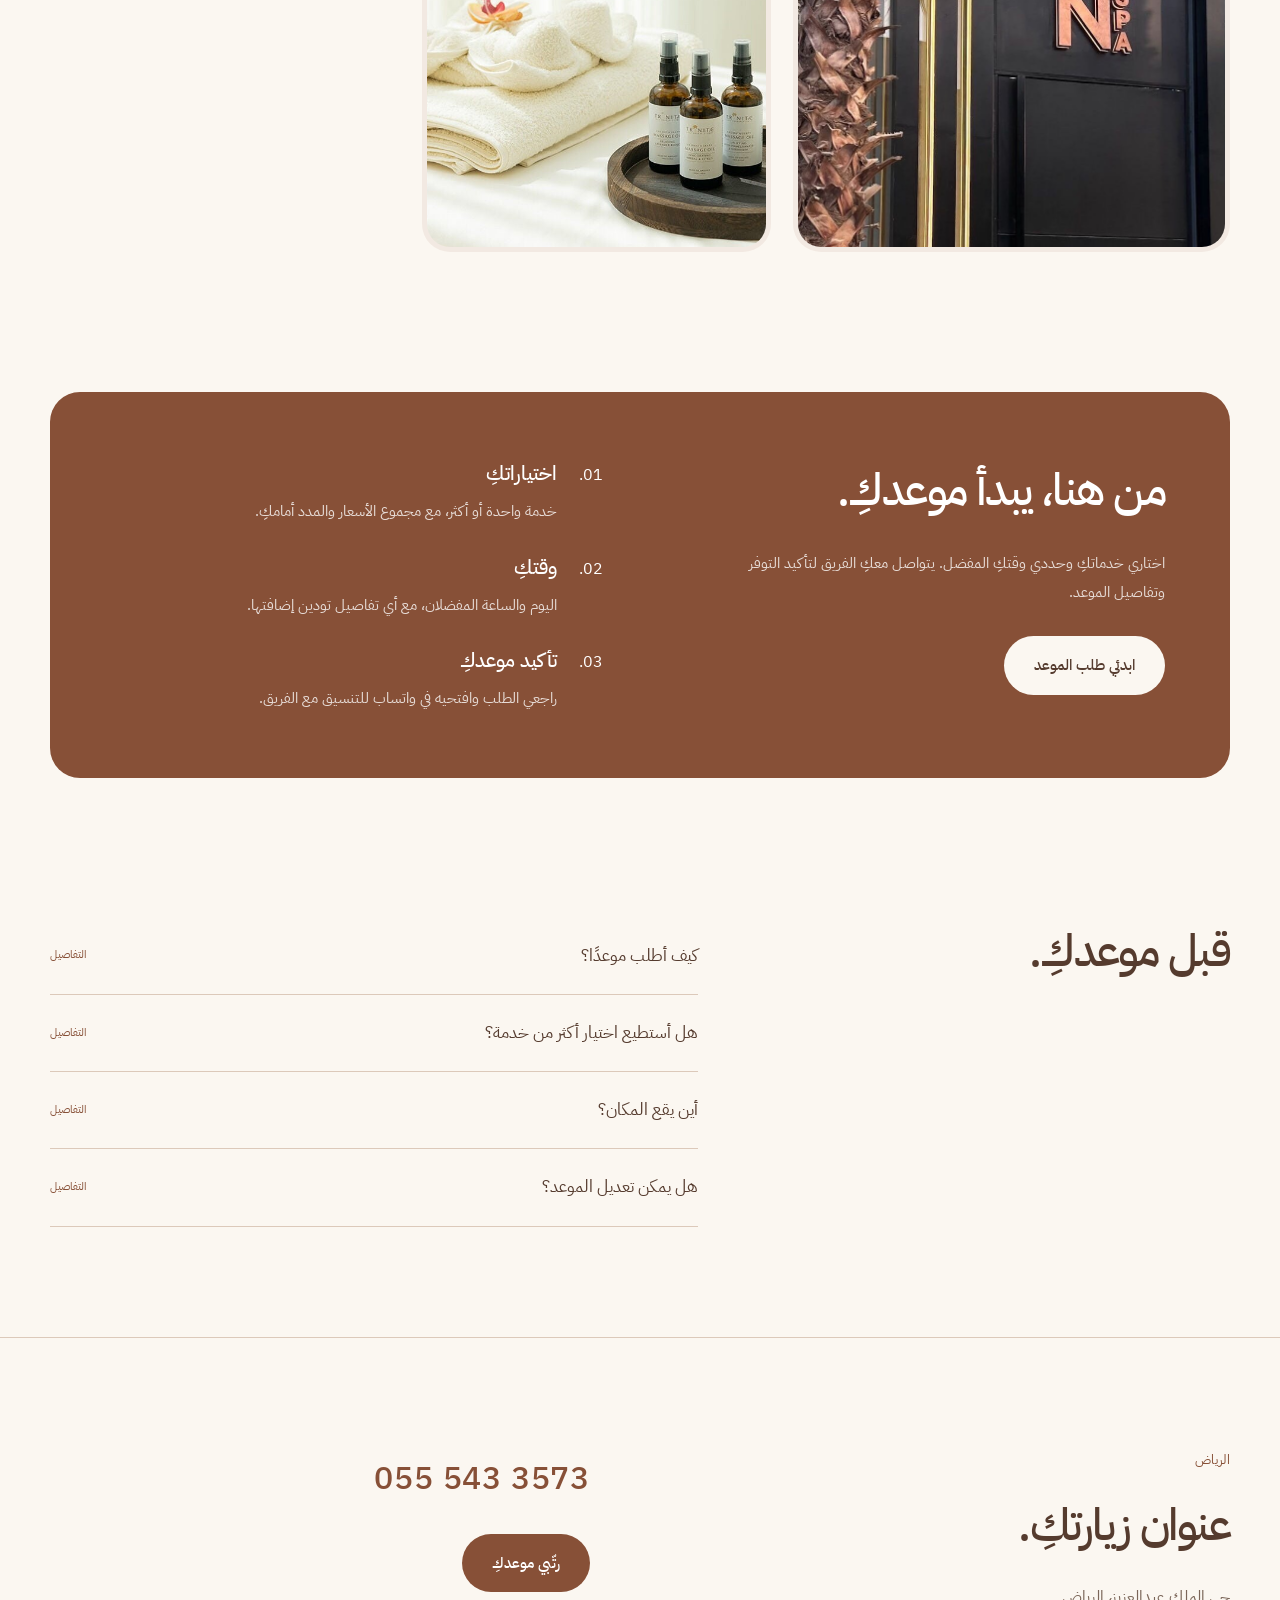
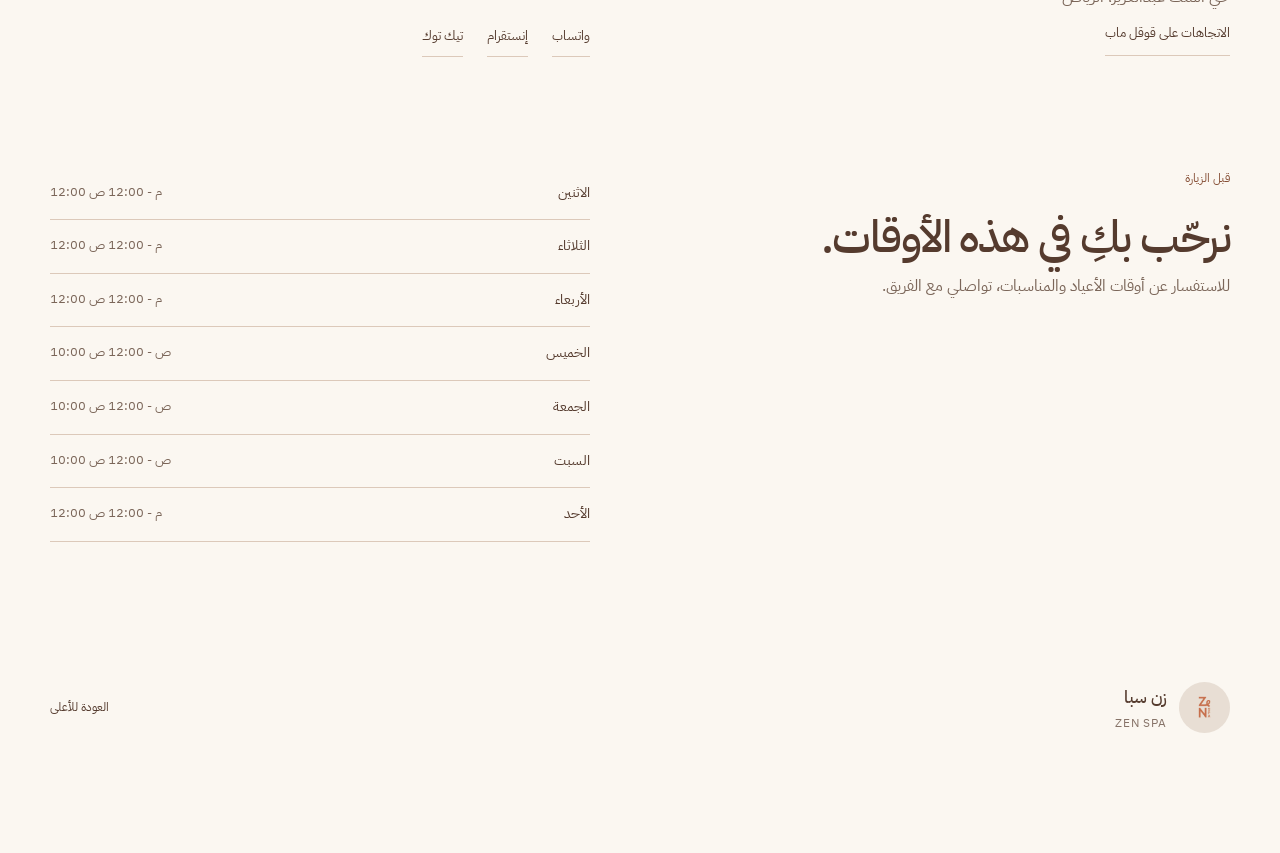
<file: zen-spa-i-zn-sb-riyadh/index.html>
<!doctype html><html lang="ar" dir="rtl"><head><meta charset="utf-8"><meta name="viewport" content="width=device-width,initial-scale=1"><title>زن سبا | الرياض</title><meta name="description" content="اتركي زحام اليوم عند الباب. اختاري جلسة المساج التي تناسبكِ، وخذي وقتكِ في زن سبا."><meta name="robots" content="noindex,nofollow"><meta name="theme-color" content="#f9f9f7"><link rel="canonical" href="https://az212z.github.io/spa-collection-09/zen-spa-i-zn-sb-riyadh/"><meta property="og:title" content="زن سبا"><meta property="og:description" content="اتركي زحام اليوم عند الباب. اختاري جلسة المساج التي تناسبكِ، وخذي وقتكِ في زن سبا."><meta property="og:image" content="https://az212z.github.io/spa-collection-09/zen-spa-i-zn-sb-riyadh/assets/2.jpg"><meta property="og:url" content="https://az212z.github.io/spa-collection-09/zen-spa-i-zn-sb-riyadh/"><link rel="preload" href="../shared/fonts/2.ttf" as="font" type="font/ttf" crossorigin><link rel="stylesheet" href="../shared/style.css"><script src="../shared/app.js" defer></script></head><body class="theme-zen" id="top"><a class="skip" href="#main">تجاوز إلى المحتوى</a><header class="site-header"><a class="brand" href="#top"><img class="brand-logo" src="assets/logo.jpg" alt="زن سبا" loading="lazy" decoding="async" ><span>زن سبا<small lang="en">ZEN SPA</small></span></a><nav id="navigation" aria-label="القائمة الرئيسية"><a href="#services">الخدمات</a><a href="#experience">التجربة</a><a href="#visit">التواصل</a></nav><div class="header-actions"><button class="header-book" data-open-booking>طلب موعد</button><button id="menu-toggle" aria-expanded="false" aria-controls="navigation">القائمة</button></div></header><main id="main"><section class="hero" aria-label="زن سبا"><div class="hero-copy"><p class="location-line">الرياض <span></span> الملك عبدالعزيز</p><span class="hero-signature" lang="en">ZEN SPA</span><h1>مساحة هادئة.<br>ووقتٌ لكِ.</h1><p class="intro">اتركي زحام اليوم عند الباب. اختاري جلسة المساج التي تناسبكِ، وخذي وقتكِ في زن سبا.</p><div class="hero-actions"><button class="primary" data-open-booking>اختاري خدماتكِ</button><a class="quiet-link" href="#experience">اكتشفي التجربة</a></div></div><figure class="hero-photo frame"><img class="" src="assets/2.jpg" alt="من تفاصيل زن سبا" loading="eager" decoding="async" fetchpriority=high></figure><figure class="hero-detail frame"><img class="" src="assets/0.jpg" alt="من أجواء زن سبا" loading="eager" decoding="async" fetchpriority=high><figcaption>ZEN · RIYADH</figcaption></figure><div class="hero-note"><span lang="en">ZEN SPA</span><p>وقتكِ الخاص، في زن.</p></div></section><div class="welcome-strip"><p>موعدكِ، بتفاصيل تختارينها</p><a href="#services">الخدمات، الأسعار، ومدة كل جلسة</a><span>الرياض</span></div><section class="section service-section" id="services"><div class="section-title"><h2>على قائمتكِ اليوم.</h2><p>الخدمات والأسعار الأساسية. يمكنكِ جمع أكثر من خدمة في طلب واحد.</p></div><div class="catalog"><aside class="catalog-tools"><label class="search-label" for="service-search">ابحثي عن خدمة<input type="search" id="service-search" placeholder="مساج، أظافر، عناية…" autocomplete="off"></label><div class="filters" aria-label="تصنيف الخدمات"><button data-filter="all" aria-pressed="true">جميع الخدمات</button><button data-filter="جلسات المساج" aria-pressed="false">جلسات المساج</button><button data-filter="إضافات الجلسة" aria-pressed="false">إضافات الجلسة</button></div><label class="sort-label" for="service-sort">ترتيب العرض<select id="service-sort"><option value="default">حسب القائمة</option><option value="price">السعر: من الأقل</option><option value="duration">المدة: من الأقصر</option></select></label><p id="result-count" role="status"></p></aside><div class="catalog-results"><div class="services"><article class="service" data-category="جلسات المساج" data-id="0"><div class="service-copy"><span class="category-label">جلسات المساج</span><h3>مساج الأقدام</h3><p class="duration">45 دقيقة</p></div><div class="service-action"><p class="price"><b>245</b> <small>ر.س</small></p><button class="add-service" data-add="0" aria-pressed="false" aria-label="إضافة مساج الأقدام">أضيفي لزيارتكِ</button></div></article><article class="service" data-category="جلسات المساج" data-id="1"><div class="service-copy"><span class="category-label">جلسات المساج</span><h3>مساج على الكرسي</h3><p class="duration">45 دقيقة</p></div><div class="service-action"><p class="price"><b>245</b> <small>ر.س</small></p><button class="add-service" data-add="1" aria-pressed="false" aria-label="إضافة مساج على الكرسي">أضيفي لزيارتكِ</button></div></article><article class="service" data-category="جلسات المساج" data-id="2"><div class="service-copy"><span class="category-label">جلسات المساج</span><h3>المساج الإسترخائي</h3><p class="duration">60–90 دقيقة</p></div><div class="service-action"><p class="price">من <b>345</b> <small>ر.س</small></p><button class="add-service" data-add="2" aria-pressed="false" aria-label="إضافة المساج الإسترخائي">أضيفي لزيارتكِ</button></div></article><article class="service" data-category="جلسات المساج" data-id="3"><div class="service-copy"><span class="category-label">جلسات المساج</span><h3>مساج الحوامل</h3><p class="duration">60 دقيقة</p></div><div class="service-action"><p class="price"><b>345</b> <small>ر.س</small></p><button class="add-service" data-add="3" aria-pressed="false" aria-label="إضافة مساج الحوامل">أضيفي لزيارتكِ</button></div></article><article class="service" data-category="جلسات المساج" data-id="4"><div class="service-copy"><span class="category-label">جلسات المساج</span><h3>مساج الأحجار الساخنة</h3><p class="duration">60–90 دقيقة</p></div><div class="service-action"><p class="price">من <b>365</b> <small>ر.س</small></p><button class="add-service" data-add="4" aria-pressed="false" aria-label="إضافة مساج الأحجار الساخنة">أضيفي لزيارتكِ</button></div></article><article class="service" data-category="جلسات المساج" data-id="5"><div class="service-copy"><span class="category-label">جلسات المساج</span><h3>مساج الاكواب</h3><p class="duration">90–120 دقيقة</p></div><div class="service-action"><p class="price">من <b>365</b> <small>ر.س</small></p><button class="add-service" data-add="5" aria-pressed="false" aria-label="إضافة مساج الاكواب">أضيفي لزيارتكِ</button></div></article><article class="service" data-category="جلسات المساج" data-id="6"><div class="service-copy"><span class="category-label">جلسات المساج</span><h3>مساج سويدي</h3><p class="duration">60–90 دقيقة</p></div><div class="service-action"><p class="price">من <b>365</b> <small>ر.س</small></p><button class="add-service" data-add="6" aria-pressed="false" aria-label="إضافة مساج سويدي">أضيفي لزيارتكِ</button></div></article><article class="service" data-category="جلسات المساج" data-id="7"><div class="service-copy"><span class="category-label">جلسات المساج</span><h3>مساج التايلاندي</h3><p class="duration">60–90 دقيقة</p></div><div class="service-action"><p class="price">من <b>365</b> <small>ر.س</small></p><button class="add-service" data-add="7" aria-pressed="false" aria-label="إضافة مساج التايلاندي">أضيفي لزيارتكِ</button></div></article><article class="service" data-category="جلسات المساج" data-id="8"><div class="service-copy"><span class="category-label">جلسات المساج</span><h3>مساج الأعشاب</h3><p class="duration">90–120 دقيقة</p></div><div class="service-action"><p class="price">من <b>395</b> <small>ر.س</small></p><button class="add-service" data-add="8" aria-pressed="false" aria-label="إضافة مساج الأعشاب">أضيفي لزيارتكِ</button></div></article><article class="service" data-category="جلسات المساج" data-id="9"><div class="service-copy"><span class="category-label">جلسات المساج</span><h3>مساج الأنسجة العميقة</h3><p class="duration">60–90 دقيقة</p></div><div class="service-action"><p class="price">من <b>395</b> <small>ر.س</small></p><button class="add-service" data-add="9" aria-pressed="false" aria-label="إضافة مساج الأنسجة العميقة">أضيفي لزيارتكِ</button></div></article><article class="service" data-category="جلسات المساج" data-id="10"><div class="service-copy"><span class="category-label">جلسات المساج</span><h3>مساج مضاد للسيلوليت</h3><p class="duration">60–90 دقيقة</p></div><div class="service-action"><p class="price">من <b>395</b> <small>ر.س</small></p><button class="add-service" data-add="10" aria-pressed="false" aria-label="إضافة مساج مضاد للسيلوليت">أضيفي لزيارتكِ</button></div></article><article class="service" data-category="جلسات المساج" data-id="11"><div class="service-copy"><span class="category-label">جلسات المساج</span><h3>مساج التصريف اللمفاوي</h3><p class="duration">90 دقيقة</p></div><div class="service-action"><p class="price"><b>550</b> <small>ر.س</small></p><button class="add-service" data-add="11" aria-pressed="false" aria-label="إضافة مساج التصريف اللمفاوي">أضيفي لزيارتكِ</button></div></article><article class="service" data-category="إضافات الجلسة" data-id="12"><div class="service-copy"><span class="category-label">إضافات الجلسة</span><h3>تمديد الجلسة ٣٠ دقيقة</h3><p class="duration">30 دقيقة</p></div><div class="service-action"><p class="price"><b>165</b> <small>ر.س</small></p><button class="add-service" data-add="12" aria-pressed="false" aria-label="إضافة تمديد الجلسة ٣٠ دقيقة">أضيفي لزيارتكِ</button></div></article><article class="service" data-category="إضافات الجلسة" data-id="13"><div class="service-copy"><span class="category-label">إضافات الجلسة</span><h3>تمديد الجلسة ١٥ دقيقة</h3><p class="duration">15 دقيقة</p></div><div class="service-action"><p class="price"><b>85</b> <small>ر.س</small></p><button class="add-service" data-add="13" aria-pressed="false" aria-label="إضافة تمديد الجلسة ١٥ دقيقة">أضيفي لزيارتكِ</button></div></article></div><button id="load-more" class="quiet-link" hidden>عرض المزيد من الخدمات</button><div id="empty-services" hidden><p>لم نجد خدمة بهذا الاسم.</p><button id="clear-search" class="quiet-link">عرض جميع الخدمات</button></div><p class="price-note">الأسعار بالريال السعودي. يُؤكد السعر النهائي وتوفر الخدمات عند التواصل.</p><a class="quiet-link" href="https://www.fresha.com/a/zen-spa-i-zn-sb-riyadh-zen-spa-zn-sb-mpxf-3h-king-abdul-aziz-wbpxel7l" target="_blank" rel="noreferrer">استعرضي القائمة الكاملة والحجز الإلكتروني</a></div></div></section><section class="experience-section section" id="experience"><div class="experience-intro"><div><h2>الهدوء،<br>بكل تفاصيله.</h2><p>ضوء ناعم ومساحات دافئة في حي الملك عبدالعزيز. اكتشفي جلسات المساج وخيارات تمديد الوقت، ورتّبي زيارتكِ على مهل.</p></div><figure class="experience-cover frame"><img class="" src="assets/0.jpg" alt="أجواء زن سبا" loading="lazy" decoding="async" ></figure></div><div class="gallery" aria-label="صور زن سبا"><button class="gallery-photo frame" data-photo="0" aria-label="عرض الصورة 1"><img class="" src="assets/0.jpg" alt="تفاصيل زن سبا" loading="lazy" decoding="async" ><span>عرض الصورة</span></button><button class="gallery-photo frame" data-photo="1" aria-label="عرض الصورة 2"><img class="" src="assets/1.jpg" alt="تفاصيل زن سبا" loading="lazy" decoding="async" ><span>عرض الصورة</span></button><button class="gallery-photo frame" data-photo="2" aria-label="عرض الصورة 3"><img class="" src="assets/2.jpg" alt="تفاصيل زن سبا" loading="lazy" decoding="async" ><span>عرض الصورة</span></button><button class="gallery-photo frame" data-photo="3" aria-label="عرض الصورة 4"><img class="" src="assets/3.jpg" alt="تفاصيل زن سبا" loading="lazy" decoding="async" ><span>عرض الصورة</span></button><button class="gallery-photo frame" data-photo="4" aria-label="عرض الصورة 5"><img class="" src="assets/4.jpg" alt="تفاصيل زن سبا" loading="lazy" decoding="async" ><span>عرض الصورة</span></button><button class="gallery-photo frame" data-photo="5" aria-label="عرض الصورة 6"><img class="" src="assets/5.jpg" alt="تفاصيل زن سبا" loading="lazy" decoding="async" ><span>عرض الصورة</span></button><button class="gallery-photo frame" data-photo="6" aria-label="عرض الصورة 7"><img class="" src="assets/6.jpg" alt="تفاصيل زن سبا" loading="lazy" decoding="async" ><span>عرض الصورة</span></button><button class="gallery-photo frame" data-photo="7" aria-label="عرض الصورة 8"><img class="" src="assets/7.jpg" alt="تفاصيل زن سبا" loading="lazy" decoding="async" ><span>عرض الصورة</span></button></div></section><section class="ritual-section"><div class="ritual-copy"><h2>من هنا، يبدأ موعدكِ.</h2><p>اختاري خدماتكِ وحددي وقتكِ المفضل. يتواصل معكِ الفريق لتأكيد التوفر وتفاصيل الموعد.</p><button class="primary" data-open-booking>ابدئي طلب الموعد</button></div><ol class="ritual-steps"><li><h3>اختياراتكِ</h3><p>خدمة واحدة أو أكثر، مع مجموع الأسعار والمدد أمامكِ.</p></li><li><h3>وقتكِ</h3><p>اليوم والساعة المفضلان، مع أي تفاصيل تودين إضافتها.</p></li><li><h3>تأكيد موعدكِ</h3><p>راجعي الطلب وافتحيه في واتساب للتنسيق مع الفريق.</p></li></ol></section><section class="section faq-section"><h2>قبل موعدكِ.</h2><div class="faq-list"><details><summary>كيف أطلب موعدًا؟</summary><p>اختاري الخدمات، وأضيفي اسمكِ والموعد المفضل. بعد المراجعة، يفتح طلبكِ في واتساب. الموعد يُؤكد بعد رد الفريق.</p></details><details><summary>هل أستطيع اختيار أكثر من خدمة؟</summary><p>نعم، يمكنكِ اختيار حتى أربع خدمات في الطلب. المجموع الظاهر لأسعار القائمة، ويُراجع التوفر وترتيب الجلسات عند التأكيد.</p></details><details><summary>أين يقع المكان؟</summary><p>حي الملك عبدالعزيز، الرياض</p></details><details><summary>هل يمكن تعديل الموعد؟</summary><p>تواصلي مع الفريق عبر واتساب بخصوص الموعد والتعديل المطلوب. يوضح لكِ الفريق التوفر والشروط المناسبة لحجزكِ.</p></details></div></section><section class="visit-section section" id="visit"><div><p class="visit-city">الرياض</p><h2>عنوان زيارتكِ.</h2><p>حي الملك عبدالعزيز، الرياض</p><a class="quiet-link" href="https://maps.app.goo.gl/CB9dof3gEZGoB4WBA" target="_blank" rel="noreferrer">الاتجاهات على قوقل ماب</a></div><div class="visit-contact"><a class="phone" dir="ltr" href="tel:+966555433573">055 543 3573</a><button class="primary" data-open-booking>رتّبي موعدكِ</button><div class="social-links"><a href="https://wa.me/966555433573" target="_blank" rel="noreferrer">واتساب</a><a href="https://www.instagram.com/zen.spasa/" target="_blank" rel="noreferrer">إنستقرام</a><a href="https://www.tiktok.com/@zen.spasa" target="_blank" rel="noreferrer">تيك توك</a></div></div></section><section class="hours-section section"><div><p class="small-label">قبل الزيارة</p><h2>نرحّب بكِ في هذه الأوقات.</h2><p>للاستفسار عن أوقات الأعياد والمناسبات، تواصلي مع الفريق.</p></div><dl class="hours"><div><dt>الاثنين</dt><dd>12:00 م - 12:00 ص</dd></div><div><dt>الثلاثاء</dt><dd>12:00 م - 12:00 ص</dd></div><div><dt>الأربعاء</dt><dd>12:00 م - 12:00 ص</dd></div><div><dt>الخميس</dt><dd>10:00 ص - 12:00 ص</dd></div><div><dt>الجمعة</dt><dd>10:00 ص - 12:00 ص</dd></div><div><dt>السبت</dt><dd>10:00 ص - 12:00 ص</dd></div><div><dt>الأحد</dt><dd>12:00 م - 12:00 ص</dd></div></dl></section></main><footer><a class="brand" href="#top"><img class="brand-logo" src="assets/logo.jpg" alt="زن سبا" loading="lazy" decoding="async" ><span>زن سبا<small lang="en">ZEN SPA</small></span></a><a href="#top">العودة للأعلى</a></footer><div class="booking-dock"><a href="https://wa.me/966555433573" target="_blank" rel="noreferrer">واتساب</a><button data-open-booking><span id="dock-label">طلب موعد</span><span id="dock-count" hidden></span></button></div><dialog id="booking" aria-labelledby="booking-title"><div class="dialog-bar"><span>زن سبا</span><button data-close="booking" class="close-button">إغلاق</button></div><div class="booking-layout"><aside class="selection-panel"><span class="small-label">زيارتكِ</span><h2 id="booking-title">لنرتّب زيارتكِ.</h2><div id="selected-services"></div><p id="empty-selection">اختاري خدمة من القائمة للبدء.</p><label for="booking-service" class="small-label">إضافة خدمة</label><div class="quick-add"><select id="booking-service"><option value="">اختاري خدمة</option><option value="0">مساج الأقدام</option><option value="1">مساج على الكرسي</option><option value="2">المساج الإسترخائي</option><option value="3">مساج الحوامل</option><option value="4">مساج الأحجار الساخنة</option><option value="5">مساج الاكواب</option><option value="6">مساج سويدي</option><option value="7">مساج التايلاندي</option><option value="8">مساج الأعشاب</option><option value="9">مساج الأنسجة العميقة</option><option value="10">مساج مضاد للسيلوليت</option><option value="11">مساج التصريف اللمفاوي</option><option value="12">تمديد الجلسة ٣٠ دقيقة</option><option value="13">تمديد الجلسة ١٥ دقيقة</option></select><button id="quick-add">إضافة</button></div><p id="selection-error" role="alert" hidden></p><div id="selection-total"></div><small>أسعار القائمة ومددها. يُؤكد المجموع والتوفر مع الفريق.</small></aside><div class="request-panel"><p class="step-label" id="step-label">تفاصيل الموعد</p><form id="booking-form"><label>اسمكِ<input name="name" autocomplete="given-name" maxlength="70" required placeholder="الاسم الكريم"></label><div class="field-pair"><label>اليوم المفضل<input name="date" type="date" required></label><label>الوقت المفضل<input name="time" type="time" required></label></div><label>ملاحظاتكِ (اختياري)<textarea name="notes" rows="3" maxlength="500"  placeholder="تفاصيل تحبين إضافتها"></textarea></label><p id="form-error" role="alert" hidden></p><button class="primary full" type="submit">مراجعة الطلب</button><p class="privacy-note">لا تُحفظ بياناتكِ، ولا يُرسل الطلب تلقائيًا.</p></form><div id="booking-review" hidden><h3>راجعي تفاصيلكِ</h3><dl id="review-details"></dl><p>هذا طلب موعد. يتم تأكيده بعد رد الفريق.</p><a id="send-request" class="primary full" target="_blank" rel="noreferrer">فتح الطلب في واتساب</a><button id="edit-request" class="quiet-link">تعديل التفاصيل</button></div></div></div></dialog><dialog id="lightbox" aria-label="معرض الصور"><div class="dialog-bar"><span id="photo-count"></span><button data-close="lightbox" class="close-button">إغلاق</button></div><img id="full-photo" alt=""><div class="photo-controls"><button id="previous-photo">السابقة</button><p id="photo-caption"></p><button id="next-photo">التالية</button></div></dialog><script id="business-data" type="application/json">{"name": "زن سبا", "phone": "966555433573", "home": false, "services": [{"id": "0", "name": "مساج الأقدام", "category": "جلسات المساج", "price": 245, "starts": false, "min": 45, "max": 45, "sourceId": "15734822"}, {"id": "1", "name": "مساج على الكرسي", "category": "جلسات المساج", "price": 245, "starts": false, "min": 45, "max": 45, "sourceId": "15964920"}, {"id": "2", "name": "المساج الإسترخائي", "category": "جلسات المساج", "price": 345, "starts": true, "min": 60, "max": 90, "sourceId": "15734803"}, {"id": "3", "name": "مساج الحوامل", "category": "جلسات المساج", "price": 345, "starts": false, "min": 60, "max": 60, "sourceId": "16611583"}, {"id": "4", "name": "مساج الأحجار الساخنة", "category": "جلسات المساج", "price": 365, "starts": true, "min": 60, "max": 90, "sourceId": "15734824"}, {"id": "5", "name": "مساج الاكواب", "category": "جلسات المساج", "price": 365, "starts": true, "min": 90, "max": 120, "sourceId": "15734804"}, {"id": "6", "name": "مساج سويدي", "category": "جلسات المساج", "price": 365, "starts": true, "min": 60, "max": 90, "sourceId": "15734809"}, {"id": "7", "name": "مساج التايلاندي", "category": "جلسات المساج", "price": 365, "starts": true, "min": 60, "max": 90, "sourceId": "15734816"}, {"id": "8", "name": "مساج الأعشاب", "category": "جلسات المساج", "price": 395, "starts": true, "min": 90, "max": 120, "sourceId": "15734815"}, {"id": "9", "name": "مساج الأنسجة العميقة", "category": "جلسات المساج", "price": 395, "starts": true, "min": 60, "max": 90, "sourceId": "15734813"}, {"id": "10", "name": "مساج مضاد للسيلوليت", "category": "جلسات المساج", "price": 395, "starts": true, "min": 60, "max": 90, "sourceId": "15734819"}, {"id": "11", "name": "مساج التصريف اللمفاوي", "category": "جلسات المساج", "price": 550, "starts": false, "min": 90, "max": 90, "sourceId": "15734811"}, {"id": "12", "name": "تمديد الجلسة ٣٠ دقيقة", "category": "إضافات الجلسة", "price": 165, "starts": false, "min": 30, "max": 30, "sourceId": "22976028"}, {"id": "13", "name": "تمديد الجلسة ١٥ دقيقة", "category": "إضافات الجلسة", "price": 85, "starts": false, "min": 15, "max": 15, "sourceId": "22976020"}], "photos": [0, 1, 2, 3, 4, 5, 6, 7]}</script></body></html>
</file>
<file: shared/style.css>
@font-face{font-family:Plex;src:url(fonts/2.ttf) format('truetype');font-weight:400;font-display:swap}@font-face{font-family:Plex;src:url(fonts/3.ttf) format('truetype');font-weight:500;font-display:swap}@font-face{font-family:Plex;src:url(fonts/4.ttf) format('truetype');font-weight:600;font-display:swap}
:root{--paper:#faf9f7;--ink:#252b28;--muted:#636b65;--accent:#395b4d;--soft:#e7ede8;--line:#d8e0d9;--on-accent:#fff;--ease:cubic-bezier(.22,.72,.26,1);font-synthesis:none;color-scheme:light}*{box-sizing:border-box}html{scroll-behavior:smooth;scroll-padding-top:30px}body{margin:0;background:var(--paper);color:var(--ink);font:16px/1.9 Plex,sans-serif}button,input,select,textarea{font:inherit}button,a{touch-action:manipulation;-webkit-tap-highlight-color:transparent}button{color:inherit;border:0;cursor:pointer;background:transparent}a{color:inherit;text-decoration:none}img{display:block;object-fit:cover;width:100%;height:100%}figure,h1,h2,h3,p{margin:0}h1,h2,h3{font-weight:500}h1{font-size:clamp(48px,5.2vw,84px);line-height:1.42;letter-spacing:-.045em}h2{font-size:clamp(32px,3.5vw,55px);line-height:1.5;letter-spacing:-.035em}h3{font-size:19px;line-height:1.65}p{color:var(--muted)}[hidden]{display:none!important}:focus-visible{outline:2px solid var(--accent);outline-offset:5px}.skip{position:fixed;top:-100px;right:25px;z-index:12;background:var(--paper);padding:12px}.skip:focus{top:10px}.frame{padding:6px;background:color-mix(in srgb,var(--accent) 8%,transparent);border-radius:28px;overflow:hidden}.frame img{border-radius:23px}.site-header{width:calc(100% - 80px);max-width:1440px;margin:22px auto 0;display:flex;align-items:center;justify-content:space-between;gap:32px;padding:14px 23px;background:var(--paper);border-radius:70px;position:relative;z-index:5;box-shadow:0 12px 45px #00000004}.brand{display:flex;gap:12px;align-items:center;font-weight:500;font-size:17px;flex-shrink:0}.brand-logo{width:51px;height:51px;object-fit:contain;border-radius:50%}.brand small{display:block;font-size:12px;letter-spacing:.07em;font-weight:400;line-height:1.6;opacity:.7}.site-header nav{display:flex;gap:34px;font-size:14px}.site-header nav a{padding:10px 2px}.site-header nav a:hover{color:var(--accent)}.header-actions{display:flex;gap:12px;align-items:center}.header-book{background:var(--soft);color:var(--accent);font-size:13px;padding:12px 24px;border-radius:30px}#menu-toggle{display:none}.primary{background:var(--accent);color:var(--on-accent);display:inline-flex;align-items:center;justify-content:center;padding:15px 30px;border-radius:45px;min-height:54px;font-weight:500;font-size:15px;transition:transform .35s var(--ease),opacity .35s var(--ease)}.primary:hover{transform:translateY(-3px);opacity:.92}.primary:active{transform:scale(.98)}.quiet-link{display:inline-flex;align-items:center;min-height:44px;padding:8px 0;border-bottom:1px solid var(--line);font-size:13px}.quiet-link:hover{color:var(--accent)}
.hero{max-width:1440px;margin:30px auto 0;padding:20px 50px 60px;display:grid;grid-template-columns:1.1fr 1fr;gap:40px;position:relative;align-items:center;min-height:700px}.hero-copy{position:relative;z-index:2;max-width:630px}.location-line{font-size:12px;display:flex;align-items:center;gap:12px;color:var(--accent);margin-bottom:28px}.location-line span{width:24px;height:1px;background:currentColor}.intro{font-size:17px;line-height:2.1;margin:25px 0 30px;max-width:440px}.hero-actions{display:flex;align-items:center;gap:28px;flex-wrap:wrap}.hero-photo{height:600px}.hero-detail{position:absolute;width:200px;height:240px;left:43%;bottom:45px;z-index:2;transform:rotate(3deg)}.hero-detail img{height:calc(100% - 36px)}.hero-detail figcaption{font-size:11px;text-align:center;padding:6px}.hero-note{display:none}.welcome-strip{margin:0 auto;max-width:1340px;display:flex;align-items:center;justify-content:space-between;padding:25px 0;gap:30px;border-top:1px solid var(--line);border-bottom:1px solid var(--line);font-size:13px}.welcome-strip p{font-weight:500;color:var(--ink)}.welcome-strip span{font-size:12px;color:var(--muted)}
.section{max-width:1440px;margin:auto;padding:105px 50px}.section-title{margin-bottom:45px}.section-title p{margin-top:12px;font-size:15px;max-width:590px}.catalog{display:grid;grid-template-columns:240px 1fr;gap:70px}.catalog-tools{align-self:start;position:sticky;top:30px}.search-label,.sort-label{display:block;font-size:12px;color:var(--muted)}input,select,textarea{width:100%;min-width:0;max-width:100%;border:0;border-radius:13px;background:var(--soft);color:var(--ink);padding:12px 14px;font-size:16px;min-height:48px}textarea{resize:vertical}.search-label input{margin-top:10px}.filters{display:flex;flex-direction:column;align-items:stretch;gap:5px;margin:27px 0}.filters button{padding:10px 15px;text-align:right;border-radius:13px;font-size:14px;min-height:44px}.filters button[aria-pressed=true]{background:var(--ink);color:var(--paper)}.sort-label select{margin-top:8px;font-size:13px}#result-count{font-size:12px;margin-top:20px}.services{display:grid;grid-template-columns:1fr 1fr;gap:16px}.service{padding:27px;background:color-mix(in srgb,var(--soft) 45%,var(--paper));border-radius:22px;display:flex;flex-direction:column;justify-content:space-between;gap:26px;transition:background .35s var(--ease),transform .35s var(--ease)}.service:hover{background:var(--soft);transform:translateY(-2px)}.service.selected{box-shadow:inset 0 0 0 1.5px var(--accent);background:var(--soft)}.category-label{font-size:11px;color:var(--accent);display:block;margin-bottom:9px}.duration{font-size:12px;margin-top:10px}.service-action{display:flex;align-items:center;justify-content:space-between;gap:16px}.price{white-space:nowrap;color:var(--ink);font-size:13px;font-variant-numeric:tabular-nums}.price b{font-weight:500;font-size:25px}.price small{font-size:11px}.add-service{font-size:12px;border-bottom:1px solid var(--accent);color:var(--accent);padding:10px 0;min-height:44px;white-space:nowrap}.add-service[aria-pressed=true]{font-weight:600}.price-note{font-size:12px;margin:26px 0 8px}#empty-services{padding:60px 20px;text-align:center}.experience-intro{display:grid;grid-template-columns:1fr 1fr;gap:100px;align-items:center;margin-bottom:40px}.experience-intro p{max-width:420px;font-size:16px;line-height:2.1;margin-top:25px}.experience-cover{height:400px}.gallery{display:grid;grid-template-columns:repeat(4,1fr);gap:20px;align-items:start}.gallery-photo{position:relative;height:320px;padding:5px}.gallery-photo:nth-child(even){margin-top:60px}.gallery-photo:nth-child(5){grid-column:span 2}.gallery-photo span{position:absolute;bottom:16px;left:17px;padding:6px 12px;background:var(--paper);color:var(--ink);font-size:11px;border-radius:30px;opacity:0;transition:opacity .25s var(--ease)}.gallery-photo:hover span,.gallery-photo:focus-visible span{opacity:1}.gallery-photo img{transition:transform .6s var(--ease)}.gallery-photo:hover img{transform:scale(1.025)}.gallery:has(>.gallery-photo:last-child:nth-child(3)){grid-template-columns:1.25fr 1fr 1fr}.gallery:has(>.gallery-photo:last-child:nth-child(3)) .gallery-photo{height:400px}.ritual-section{margin:40px auto;max-width:1340px;background:var(--accent);color:var(--on-accent);padding:80px 65px;border-radius:38px;display:grid;grid-template-columns:1fr 1fr;gap:100px}.ritual-copy p,.ritual-steps p{color:inherit;opacity:.8;font-size:15px}.ritual-copy p{margin:25px 0 30px;max-width:430px}.ritual-copy .primary{background:var(--paper);color:var(--ink)}.ritual-steps{list-style:decimal-leading-zero;margin:0;padding-right:30px;display:flex;flex-direction:column;justify-content:space-between;gap:25px}.ritual-steps li{padding-right:18px}.ritual-steps h3{font-size:20px;margin-bottom:7px}.faq-section{display:grid;grid-template-columns:.8fr 1.2fr;gap:100px}.faq-list details{padding:22px 0;border-bottom:1px solid var(--line)}.faq-list summary{cursor:pointer;font-size:17px;list-style:none;display:flex;align-items:center;justify-content:space-between;gap:20px}.faq-list summary::-webkit-details-marker{display:none}.faq-list summary:after{content:'التفاصيل';font-size:11px;color:var(--accent);flex-shrink:0}.faq-list details[open] summary:after{content:'إغلاق'}.faq-list p{font-size:14px;line-height:2.1;max-width:540px;margin-top:16px}.visit-section{display:grid;grid-template-columns:1fr 1fr;gap:100px;border-top:1px solid var(--line)}.visit-city{color:var(--accent);font-size:13px;margin-bottom:20px}.visit-section h2{margin-bottom:22px}.visit-section>div>p{max-width:450px}.visit-note{font-size:12px;margin-top:12px}.visit-contact{display:flex;flex-direction:column;align-items:flex-start;gap:25px;justify-content:center}.phone{font-size:32px;font-weight:500;letter-spacing:.025em;color:var(--accent);white-space:nowrap}.social-links{display:flex;gap:24px;flex-wrap:wrap}.social-links a{font-size:13px;padding:7px 0;border-bottom:1px solid var(--line)}footer{max-width:1440px;margin:auto;padding:30px 50px 120px;display:flex;align-items:center;justify-content:space-between}footer>a:last-child{font-size:12px}.booking-dock{position:fixed;left:25px;bottom:20px;z-index:6;display:flex;gap:8px;padding:7px;background:var(--paper);border-radius:50px;box-shadow:0 8px 45px #00000010;direction:ltr}.booking-dock>a,.booking-dock>button{padding:12px 23px;min-height:48px;display:flex;align-items:center;justify-content:center;font-size:13px;border-radius:35px}.booking-dock>button{background:var(--accent);color:var(--on-accent);gap:12px;direction:rtl}#dock-count{min-width:24px;background:color-mix(in srgb,var(--on-accent) 18%,transparent);border-radius:20px;font-size:12px}
dialog{padding:0;border:0;width:min(980px,calc(100% - 40px));max-height:90dvh;overflow:auto;background:var(--paper);color:var(--ink);border-radius:28px}dialog::backdrop{background:#12211fcc;backdrop-filter:blur(5px)}.dialog-bar{display:flex;justify-content:space-between;align-items:center;gap:20px;padding:18px 25px;background:var(--paper);font-size:13px;position:sticky;top:0;z-index:2}.close-button{min-height:44px;padding:8px 15px;border-radius:30px;background:var(--soft);font-size:12px}.booking-layout{display:grid;grid-template-columns:1fr 1fr;padding:12px 22px 26px;gap:15px}.selection-panel{background:var(--soft);border-radius:22px;padding:28px}.selection-panel h2{font-size:29px;margin:10px 0 24px}.small-label,.step-label{font-size:12px;color:var(--accent)}.request-panel{padding:24px}.request-panel label{display:flex;flex-direction:column;gap:8px;font-size:13px;margin:17px 0}.request-panel input,.request-panel textarea{background:var(--soft)}.field-pair{display:grid;grid-template-columns:1fr 1fr;gap:14px}.field-pair label{margin:0}input[type=date],input[type=time]{height:50px;display:block;width:100%;min-width:0}.selected-item{padding:14px 0;border-bottom:1px solid var(--line);display:grid;grid-template-columns:1fr auto;gap:5px 15px}.selected-item h3{font-size:15px}.selected-item p{font-size:12px}.selected-item button{font-size:11px;grid-column:2;grid-row:1/3;align-self:center;min-height:44px;color:var(--accent)}#empty-selection{font-size:14px;margin-bottom:25px}.quick-add{display:flex;align-items:center;gap:7px;margin:9px 0 20px}.quick-add select{background:var(--paper);font-size:13px}.quick-add button{background:var(--accent);color:var(--on-accent);border-radius:12px;min-height:48px;padding:8px 14px;font-size:12px}.selection-panel>small{font-size:11px;display:block;line-height:1.8;color:var(--muted);margin-top:15px}#selection-total{padding-top:20px;font-size:13px}#selection-total strong{font-size:26px;font-weight:500;display:block;color:var(--ink)}.full{width:100%;margin-top:18px}.privacy-note{font-size:11px;text-align:center;margin-top:13px}#form-error,#selection-error{font-size:12px;color:#b44042;margin:12px 0}.theme-myalo #form-error,.theme-myalo #selection-error{color:#ffb5ae}#review-details{display:grid;grid-template-columns:90px 1fr;gap:14px 18px;font-size:13px;margin:25px 0}#review-details dt{color:var(--muted)}#review-details dd{margin:0;overflow-wrap:anywhere}#booking-review>p{font-size:13px}#edit-request{display:flex;margin:15px auto}#lightbox{background:#101712;color:white;width:min(1100px,calc(100% - 25px));padding:10px;border-radius:24px}#lightbox .dialog-bar{background:#101712}#lightbox .close-button{background:#28352c;color:white}#full-photo{object-fit:contain;height:67dvh;border-radius:15px}.photo-controls{display:flex;justify-content:space-between;align-items:center;gap:20px;padding:10px}.photo-controls p{font-size:12px;color:#eee}.photo-controls button{font-size:13px;min-width:65px;min-height:44px}.collection{max-width:850px;margin:auto;padding:70px 25px}.collection h1{font-size:46px;margin-bottom:40px}.collection>a{display:flex;justify-content:space-between;align-items:center;gap:20px;padding:22px;border-radius:18px;margin:12px 0;background:var(--soft)}.collection span{font-size:13px}.will-reveal{opacity:0;transform:translateY(25px);transition:opacity .8s var(--ease),transform .8s var(--ease)}.will-reveal.visible{opacity:1;transform:none}
@media(max-width:1100px){.hero{padding-left:35px;padding-right:35px;gap:35px}.site-header{width:calc(100% - 50px)}.site-header nav{gap:22px}.hero-detail{width:155px;height:195px}.welcome-strip{margin-left:35px;margin-right:35px}.section{padding:80px 35px}.catalog{gap:35px;grid-template-columns:200px 1fr}.services{gap:12px}.service{padding:22px}.service-action{flex-direction:column;align-items:flex-start;gap:5px}.experience-intro{gap:50px}.gallery{gap:14px}.gallery-photo{height:280px}.ritual-section{margin:25px 35px;padding:60px 40px;gap:50px}.faq-section,.visit-section{gap:60px}.theme-bubble .hero{grid-template-columns:1.1fr 1fr}.theme-bubble .hero-detail{display:none}.theme-dee .hero-copy,.theme-myalo .hero-copy{gap:0 50px}.theme-lekare .hero-note{display:none}.theme-island .hero{padding:45px;gap:45px;margin:25px}.theme-island .hero-detail{left:43%;width:150px}.theme-wellness .hero{gap:40px}.theme-roma .hero{gap:45px}.theme-roma .hero-detail{width:165px;height:210px}}
@media(max-width:767px){html{scroll-padding-top:20px}body{font-size:15px}.site-header{width:calc(100% - 30px);margin:14px auto 0;padding:10px 15px;gap:12px;border-radius:26px;min-height:76px}.brand{font-size:15px;gap:9px}.brand-logo{width:43px;height:43px}.brand small{font-size:10px;letter-spacing:.03em}.header-book{display:none}#menu-toggle{display:block;font-size:12px;min-height:44px;padding:8px 10px}.site-header nav{display:none;position:absolute;top:calc(100% + 8px);left:0;right:0;flex-direction:column;gap:3px;background:var(--paper);padding:20px;border-radius:25px;box-shadow:0 20px 45px #0000000a}.site-header nav.open{display:flex}.site-header nav a{padding:13px}.hero,.theme-aria .hero,.theme-bubble .hero,.theme-island .hero,.theme-dee .hero,.theme-luxury .hero,.theme-myalo .hero,.theme-mov .hero,.theme-wellness .hero,.theme-roma .hero{display:flex;flex-direction:column;margin:20px 0 0;padding:20px 24px 40px;gap:25px;align-items:stretch;min-height:0;max-width:100%;border-radius:0;background:transparent}.hero-copy,.theme-aria .hero-copy,.theme-dee .hero-copy,.theme-myalo .hero-copy,.theme-roma .hero-copy{padding:0;display:block;max-width:100%}.hero h1,.theme-aria h1,.theme-bubble .hero-copy h1,.theme-dee h1,.theme-luxury .hero-copy h1,.theme-myalo .hero-copy h1,.theme-wellness .hero-copy h1,.theme-roma .hero h1{font-size:43px;line-height:1.48;letter-spacing:-.035em}.location-line{font-size:11px;gap:9px;flex-wrap:wrap;margin-bottom:20px}.location-line span{width:16px}.intro,.theme-dee .intro{font-size:14px;line-height:2.05;margin:18px 0 24px;max-width:100%}.hero-actions{gap:20px}.primary{font-size:13px;min-height:50px;padding:13px 23px}.quiet-link{font-size:12px}.hero-photo,.theme-aria .hero-photo,.theme-bubble .hero-photo,.theme-island .hero-photo,.theme-dee .hero-photo,.theme-luxury .hero-photo,.theme-myalo .hero-photo,.theme-mov .hero-photo,.theme-wellness .hero-photo,.theme-roma .hero-photo{height:390px;max-height:none;width:100%;margin:0}.frame{padding:5px;border-radius:25px}.frame img{border-radius:21px}.hero-detail,.theme-dee .hero-detail,.theme-bubble .hero-detail,.theme-aria .hero-detail,.theme-island .hero-detail,.theme-mov .hero-detail,.theme-roma .hero-detail{position:static;transform:none;width:100%;height:200px;margin:0;display:none}.theme-aria .hero-photo{border-radius:110px 25px 25px 25px}.theme-aria .hero-photo img{border-radius:105px 20px 20px 20px}.theme-island .hero-photo{border-radius:140px 140px 24px 24px}.theme-island .hero-photo img{border-radius:135px 135px 20px 20px}.theme-island .hero-copy{padding:20px;background:var(--soft);border-radius:25px}.theme-island h1{font-size:38px}.theme-bubble .hero-photo{height:430px}.hero-note,.theme-bubble .hero-note,.theme-wellness .hero-note{display:none}.theme-lekare .hero{display:flex;margin:20px 15px 30px;border-radius:28px;min-height:650px;padding:38px 22px;align-items:flex-start}.theme-lekare .hero h1{font-size:47px;line-height:1.5}.theme-lekare .hero-photo{height:100%;margin:0;padding:0;border-radius:0}.theme-lekare .hero:after{background:linear-gradient(180deg,#270e29e6,#270e2945)}.theme-dee .hero-photo{height:330px}.theme-myalo .hero-photo{height:370px}.theme-mov .hero h1{font-size:71px;line-height:1.23}.theme-mov .hero-photo{height:420px;border-radius:150px 150px 25px 25px}.theme-mov .hero-photo img{border-radius:145px 145px 20px 20px}.theme-luxury .hero-photo{border-radius:80px 25px 80px 25px}.theme-luxury .hero-photo img{border-radius:75px 20px 75px 20px}.theme-wellness .hero-photo{border-radius:25px 110px 25px 25px}.theme-wellness .hero-photo img{border-radius:20px 105px 20px 20px}.welcome-strip{margin:0 24px;padding:19px 0;display:grid;grid-template-columns:1fr auto;gap:6px 15px;font-size:12px}.welcome-strip a{grid-column:1;grid-row:2;font-size:11px;color:var(--muted)}.welcome-strip span{grid-column:2;grid-row:1/3;font-size:11px}.section,.theme-mov .experience-section{padding:65px 24px}h2{font-size:33px}.section-title{margin-bottom:28px}.section-title p{font-size:13px;margin-top:14px}.catalog{display:block}.catalog-tools{position:static}.search-label input{font-size:16px}.filters{flex-direction:row;overflow-x:auto;overscroll-behavior-x:contain;gap:6px;margin:18px 0;padding-bottom:5px}.filters button{font-size:12px;white-space:nowrap;flex-shrink:0;padding:9px 15px}.sort-label{display:flex;align-items:center;justify-content:space-between;gap:18px}.sort-label select{max-width:190px;margin:0}#result-count{margin:17px 0}.services{display:flex;flex-direction:column;gap:12px}.service{padding:22px;gap:20px;border-radius:20px}.service h3{font-size:18px}.service-action{flex-direction:row;align-items:center;gap:15px}.price b{font-size:25px}.category-label{font-size:10px}.duration{font-size:12px}.price-note{font-size:11px;line-height:1.9}.experience-intro,.theme-luxury .experience-intro{display:block;margin-bottom:22px}.experience-intro p{font-size:14px;margin-top:18px}.experience-cover{margin-top:28px;height:310px}.gallery,.gallery:has(>.gallery-photo:last-child:nth-child(3)){grid-template-columns:1fr 1fr;gap:12px}.gallery-photo,.theme-luxury .gallery-photo,.gallery:has(>.gallery-photo:last-child:nth-child(3)) .gallery-photo{height:240px}.gallery-photo:nth-child(even),.theme-myalo .gallery-photo:nth-child(even){margin-top:30px}.gallery-photo:nth-child(5){grid-column:auto}.gallery-photo:last-child:nth-child(odd){grid-column:1/-1;height:280px;margin-top:0}.gallery-photo span{opacity:1;font-size:10px;padding:5px 10px;bottom:12px;left:12px}.ritual-section{display:block;border-radius:28px;margin:5px 15px;padding:42px 25px}.ritual-copy h2{font-size:31px}.ritual-copy p{font-size:14px;margin:20px 0 25px}.ritual-steps{margin-top:40px;gap:25px;padding-right:25px}.ritual-steps li{padding-right:10px}.ritual-steps h3{font-size:18px}.ritual-steps p{font-size:13px}.faq-section{display:block}.faq-list{margin-top:20px}.faq-list summary{font-size:15px;gap:15px}.faq-list p{font-size:13px}.visit-section{display:block;margin:0 24px;padding:55px 0}.visit-section h2{font-size:34px}.visit-section>div>p{font-size:14px}.visit-contact{margin-top:35px;gap:22px}.phone{font-size:27px}.social-links{gap:23px}footer{padding:25px 24px 115px;gap:20px;align-items:center}.booking-dock{left:12px;right:12px;bottom:10px;bottom:max(10px,env(safe-area-inset-bottom));padding:6px;gap:6px;border-radius:45px;box-shadow:0 3px 30px #0000000f}.booking-dock>a{flex:1}.booking-dock>button{flex:1.5}.booking-dock>a,.booking-dock>button{padding:11px 18px;font-size:12px;min-height:46px}dialog{width:calc(100% - 18px);max-height:92dvh;border-radius:24px}.dialog-bar{padding:10px 15px;font-size:12px}.booking-layout{display:block;padding:5px 12px 20px}.selection-panel{padding:22px;border-radius:20px}.selection-panel h2{font-size:26px;margin-bottom:20px}.selected-item h3{font-size:14px}.request-panel{padding:25px 10px 8px}.field-pair{gap:10px}#selection-total strong{font-size:24px}.request-panel label{font-size:12px}.photo-controls{gap:10px;padding:10px 4px}.photo-controls p{font-size:11px}.photo-controls button{font-size:12px;min-width:50px}#full-photo{height:65dvh}.collection h1{font-size:36px}.collection>a{font-size:16px}}
@media(max-width:370px){.hero h1,.theme-aria h1,.theme-bubble .hero-copy h1,.theme-dee h1,.theme-luxury .hero-copy h1,.theme-myalo .hero-copy h1,.theme-wellness .hero-copy h1,.theme-roma .hero h1{font-size:38px}.theme-lekare .hero h1{font-size:42px}.theme-mov .hero h1{font-size:64px}.hero-actions{gap:14px}.primary{padding:12px 20px}.site-header{padding:10px}.brand{font-size:14px}.brand-logo{width:37px;height:37px}.service{padding:19px}.service-action{gap:10px}.price b{font-size:23px}.add-service{font-size:11px}.gallery-photo{height:210px}.phone{font-size:25px}}
@media(prefers-reduced-motion:reduce){html{scroll-behavior:auto}*,*:before,*:after{animation:none!important;transition:none!important}.will-reveal{opacity:1;transform:none}}
.hero-signature{display:block;font-size:11px;letter-spacing:.2em;color:var(--muted);margin-bottom:18px}.hero-detail{display:none}.hero{padding-top:34px;gap:70px;min-height:680px}.hero-photo{height:590px}.welcome-strip{margin:0 50px;padding:24px;max-width:none;border-radius:24px;background:var(--soft);border:0}.section{padding-top:110px;padding-bottom:110px}.services{display:block}.service{display:flex;flex-direction:row;align-items:center;padding:28px 5px;background:transparent;border-radius:0;border-bottom:1px solid var(--line);gap:30px}.service:hover{transform:none}.service.selected{border-radius:16px;padding:28px 16px}.service-copy{min-width:0}.service h3{font-size:19px}.service-action{flex-shrink:0;gap:28px}.add-service{border:0;border-radius:30px;padding:9px 18px;background:var(--soft)}.catalog{gap:60px}.catalog-tools{max-height:80vh;overflow:auto;padding:0 0 10px 12px}.filters{max-height:350px;overflow:auto}.catalog-footer{display:flex;justify-content:space-between;align-items:center;margin-top:25px}.catalog-footer button{padding:12px 26px;background:var(--soft);border-radius:30px;font-size:13px}.hours-section{display:grid;grid-template-columns:1fr 1fr;gap:100px;padding-top:0}.hours{margin:0}.hours div{display:flex;justify-content:space-between;padding:13px 0;border-bottom:1px solid var(--line)}.hours dt{font-size:14px}.hours dd{margin:0;font-size:13px;direction:ltr;color:var(--muted)}.small-label{display:block;font-size:12px;margin-bottom:14px}.gallery{grid-template-columns:1.25fr 1fr 1fr;gap:22px}.gallery-photo{height:370px}.gallery-photo:nth-child(5){grid-column:auto}.gallery-photo:nth-child(3n+2){margin-top:50px}.gallery-photo:nth-child(even){margin-top:0}.gallery-photo:nth-child(3n){height:300px}.experience-cover{height:410px}.ritual-section{margin:30px 50px;max-width:none;border-radius:30px;padding:65px;gap:70px}.collection{max-width:1000px;margin:80px auto;padding:30px}.collection>a{display:flex;justify-content:space-between;padding:25px;border-bottom:1px solid var(--line)}

@media(max-width:1100px){.hero{gap:40px!important;padding-left:30px;padding-right:30px}.hero-detail{display:none!important}.site-header{gap:20px}.site-header nav{gap:18px}.catalog{grid-template-columns:210px 1fr;gap:30px}.service{gap:15px}.service-action{gap:16px}.service h3{font-size:17px}.hours-section{gap:60px}.ritual-section{padding:50px}}
@media(max-width:767px){body[class] .site-header{width:calc(100% - 28px);padding:12px 14px;margin-top:14px;border-radius:40px;gap:7px}.brand{font-size:15px;gap:8px}.brand small{font-size:9px;letter-spacing:.03em}.brand-logo{width:38px;height:38px}.header-actions{gap:4px}.header-book{padding:9px 12px;font-size:11px}.site-header #menu-toggle{font-size:11px;padding:8px}body[class] .hero{display:flex;flex-direction:column;padding:32px 22px 45px;margin:0;gap:28px!important;text-align:right;min-height:0}body[class] .hero-copy{display:block;max-width:none;padding:0;order:0;width:100%}body[class] .hero-photo{order:1;width:100%;height:400px;margin:0;border-radius:100px 22px 22px 22px;padding:5px}body[class] .hero-photo img{border-radius:95px 18px 18px 18px}body[class] .hero h1{font-size:47px;line-height:1.5;letter-spacing:-.045em}body[class] .hero h1 br{display:block}body[class] .hero .intro{margin:19px 0 24px;font-size:15px;line-height:2}body[class] .hero-signature{font-size:10px;letter-spacing:.16em;margin-bottom:14px}body[class] .location-line{justify-content:flex-start;margin-bottom:18px;font-size:11px}body[class] .hero-actions{justify-content:flex-start;gap:19px}.hero-actions .primary{font-size:13px;padding:13px 23px}.hero-actions .quiet-link{font-size:12px}body.theme-zan .hero-photo,body.theme-bright .hero-photo{order:-1;height:300px;border-radius:22px}body.theme-zan .hero-photo img,body.theme-bright .hero-photo img{border-radius:18px}body.theme-nola .hero h1{font-size:55px}body.theme-nola .hero-photo{border-radius:170px 170px 22px 22px;height:430px}body.theme-nola .hero-photo img{border-radius:165px 165px 18px 18px}body.theme-nailax .hero-copy,body.theme-oaks .hero-copy{text-align:center}body.theme-nailax .hero-actions,body.theme-oaks .hero-actions,body.theme-nailax .location-line,body.theme-oaks .location-line{justify-content:center}body.theme-oaks .hero-photo{height:340px;border-radius:150px 150px 22px 22px}body.theme-oaks .hero-photo img{border-radius:145px 145px 18px 18px}body.theme-may .hero-photo{height:340px;border-radius:22px 22px 120px 22px}body.theme-may .hero-photo img{border-radius:18px 18px 115px 18px}body.theme-jolisse .hero-photo{height:450px;border-radius:150px 150px 22px 22px}body.theme-jolisse .hero-photo img{border-radius:145px 145px 18px 18px}.welcome-strip{margin:0 22px;padding:23px!important;border-radius:22px}.section{padding:70px 22px}.catalog{display:block}.catalog-tools{max-height:none;overflow:visible;padding:0}.filters{max-height:125px;overflow:auto}.service{padding:23px 0;gap:15px;align-items:flex-start}.service.selected{padding:23px 10px}.service-action{display:block;min-width:87px;max-width:108px;text-align:left}.service h3{font-size:16px;line-height:1.85}.service-action .price{margin-bottom:10px;white-space:normal}.price b{font-size:23px}.add-service{font-size:11px;padding:8px 10px}.gallery{grid-template-columns:1fr 1fr!important;gap:14px!important}.gallery-photo{height:245px!important;margin-top:0!important;border-radius:20px!important;padding:4px!important}.gallery-photo img{border-radius:16px!important}.gallery-photo:first-child{grid-column:1/-1;height:340px!important}.gallery-photo:nth-child(5){grid-column:auto}.experience-intro{gap:25px}.experience-cover{height:310px}.ritual-section{margin:20px 16px;padding:40px 26px;border-radius:27px;display:block}.ritual-steps{margin-top:40px;gap:24px}.hours-section{display:block;padding-top:0}.hours{margin-top:32px}.hours-section h2{font-size:30px}.visit-section,.faq-section{gap:30px}.phone{font-size:28px}.booking-dock{left:12px;right:12px;bottom:12px;width:auto;justify-content:space-between;padding:6px}.booking-dock>a,.booking-dock>button{padding:10px 20px}footer{padding:25px 22px 110px}.hero-note{display:none}.selection-panel{max-height:none}.collection{margin:30px auto;padding:22px}}
@media(max-width:370px){.brand small{font-size:8px}.brand-logo{width:32px;height:32px}.header-book{padding:8px 10px}body[class] .hero h1{font-size:43px}.primary{padding:13px 22px}.hero-actions{gap:15px}}
input[type=date],input[type=time]{direction:ltr;text-align:left}/* Individual visual directions */
.theme-zen{--paper:#fbf7f1;--ink:#553b2e;--muted:#7b6659;--accent:#875037;--soft:#f0e2d5;--line:#dcc9ba}.theme-zen .hero-photo{border-radius:240px 240px 26px 26px;height:660px}.theme-zen .hero-photo img{border-radius:235px 235px 21px 21px}.theme-zen .hero-detail{display:block;left:40%;width:180px;height:230px;border:5px solid var(--paper)}.theme-zen .hero-detail figcaption{display:none}.theme-zen .hero-detail img{height:100%}
.theme-mq{--paper:#fff7fa;--ink:#513145;--muted:#7d6171;--accent:#8f4267;--soft:#f2e2e9;--line:#dec6d1}.theme-mq .hero{grid-template-columns:1fr 1.25fr}.theme-mq .hero-photo{border-radius:24px 180px 24px 24px;height:620px}.theme-mq .hero-photo img{border-radius:19px 175px 19px 19px}.theme-mq .hero h1{font-size:clamp(50px,5.8vw,88px)}.theme-mq .gallery{grid-template-columns:repeat(3,1fr)}
.theme-ohlala{--paper:#fffafa;--ink:#573b41;--muted:#86676d;--accent:#9a5669;--soft:#f4e7e9;--line:#e3cdd3}.theme-ohlala .hero{grid-template-columns:1fr 1.2fr}.theme-ohlala .hero-photo{height:640px;border-radius:180px 24px 180px 24px}.theme-ohlala .hero-photo img{border-radius:175px 19px 175px 19px}.theme-ohlala .experience-cover{border-radius:140px 140px 24px 24px}.theme-ohlala .experience-cover img{border-radius:135px 135px 19px 19px}
.theme-yourzen{--paper:#f4f3ec;--ink:#243d2c;--muted:#647260;--accent:#385542;--soft:#e3e7db;--line:#ccd4c4}.theme-yourzen .hero{grid-template-columns:1.05fr 1fr;gap:95px}.theme-yourzen .hero-photo{height:650px;border-radius:220px 220px 28px 28px}.theme-yourzen .hero-photo img{border-radius:215px 215px 23px 23px}.theme-yourzen .hero-copy{padding-top:55px}.theme-yourzen .hero-detail{display:block;width:190px;height:210px;bottom:25px;left:40%;border:5px solid var(--paper);transform:rotate(-5deg)}.theme-yourzen .hero-detail figcaption{display:none}.theme-yourzen .hero-detail img{height:100%}
.theme-breaths{--paper:#f3eade;--ink:#493329;--muted:#795d4e;--accent:#614333;--soft:#e9d9c6;--line:#d7c2ab}.theme-breaths .hero{display:flex;flex-direction:column;gap:42px;text-align:center;padding-top:50px}.theme-breaths .hero-copy{max-width:850px}.theme-breaths .hero h1 br{display:none}.theme-breaths .hero h1{font-size:clamp(55px,5.5vw,86px)}.theme-breaths .hero .intro{max-width:550px;margin:23px auto 28px}.theme-breaths .location-line,.theme-breaths .hero-actions{justify-content:center}.theme-breaths .hero-photo{width:100%;height:510px;border-radius:30px}.theme-breaths .hero-photo img{object-position:center 53%}.theme-breaths .gallery-photo{border-radius:130px 130px 24px 24px}.theme-breaths .gallery-photo img{border-radius:125px 125px 20px 20px}
.theme-gloss{--paper:#f5faf6;--ink:#2e5147;--muted:#617c70;--accent:#3a6d5b;--soft:#e1eee5;--line:#c9dfd0}.theme-gloss .hero{grid-template-columns:1fr 1.05fr}.theme-gloss .hero-copy{text-align:center}.theme-gloss .hero-actions,.theme-gloss .location-line{justify-content:center}.theme-gloss .intro{margin-left:auto;margin-right:auto}.theme-gloss .hero-photo{height:620px;border-radius:230px 230px 30px 30px}.theme-gloss .hero-photo img{border-radius:225px 225px 25px 25px}.theme-gloss .hero-signature{letter-spacing:.1em}.theme-gloss .welcome-strip{background:transparent;border-block:1px solid var(--line);border-radius:0}
.theme-emi{--paper:#fdf9f7;--ink:#60423e;--muted:#886d66;--accent:#975e59;--soft:#f2e4df;--line:#e2cec6}.theme-emi .hero{display:grid;grid-template-columns:1.3fr 1fr;direction:ltr}.theme-emi .hero-copy{direction:rtl;grid-column:2;grid-row:1}.theme-emi .hero-photo{grid-column:1;grid-row:1;height:670px;border-radius:26px 210px 26px 26px}.theme-emi .hero-photo img{border-radius:21px 205px 21px 21px}.theme-emi .hero h1{font-size:clamp(50px,5.7vw,90px)}
.theme-baklah{--paper:#fbf9ed;--ink:#3c4934;--muted:#738064;--accent:#52643d;--soft:#e9ebd6;--line:#d1d7b8}.theme-baklah .hero-photo{height:660px;border-radius:28px 170px 28px 170px}.theme-baklah .hero-photo img{border-radius:23px 165px 23px 165px}.theme-baklah .hero-detail{display:block;width:170px;height:225px;bottom:30px;left:41%;border:6px solid var(--paper)}.theme-baklah .hero-detail figcaption{display:none}.theme-baklah .hero-detail img{height:100%}.theme-baklah .experience-cover{height:480px}
.theme-moon{--paper:#fafafa;--ink:#25292b;--muted:#6e7274;--accent:#444e54;--soft:#e9edef;--line:#d4dadd}.theme-moon .hero{display:flex;flex-direction:column;text-align:center;gap:48px;padding-top:50px}.theme-moon .hero-copy{max-width:940px}.theme-moon .hero h1 br{display:none}.theme-moon .hero .intro{margin:24px auto;max-width:620px}.theme-moon .hero-actions,.theme-moon .location-line{justify-content:center}.theme-moon .hero-photo{width:100%;height:500px;border-radius:25px}.theme-moon .gallery{grid-template-columns:repeat(3,1fr)}
.theme-wthn{--paper:#f7f5ed;--ink:#54473b;--muted:#817264;--accent:#7d6956;--soft:#eae3d6;--line:#d9ceba}.theme-wthn .hero{grid-template-columns:1fr 1.3fr;gap:80px}.theme-wthn .hero-photo{height:680px;border-radius:220px 220px 26px 26px}.theme-wthn .hero-photo img{border-radius:215px 215px 21px 21px}.theme-wthn .hero h1{font-size:clamp(50px,5.5vw,86px)}.theme-wthn .gallery{grid-template-columns:1.2fr 1fr 1.2fr}
input[type=date],input[type=time]{direction:ltr;text-align:left}.hero-detail{pointer-events:none}.service-copy h3{overflow-wrap:anywhere}
@media(max-width:1100px){body[class] .hero{gap:40px}.hero-detail{display:none!important}}
@media(max-width:767px){body[class] .hero{display:flex;direction:rtl;flex-direction:column;text-align:right;gap:28px!important;padding:34px 22px 45px}body[class] .hero-copy{padding:0;width:100%;order:0;max-width:none}body[class] .hero-photo{order:1;height:390px;width:100%;border-radius:26px}body[class] .hero-photo img{border-radius:21px}body[class] .hero h1{font-size:47px;line-height:1.45}body[class] .hero h1 br{display:block}body[class] .hero .intro{margin:20px 0 26px;font-size:15px}body[class] .hero-actions,body[class] .location-line{justify-content:flex-start}.theme-breaths .hero-copy,.theme-gloss .hero-copy{text-align:center}.theme-breaths .hero-actions,.theme-breaths .location-line,.theme-gloss .hero-actions,.theme-gloss .location-line{justify-content:center!important}body.theme-zen .hero-photo,body.theme-yourzen .hero-photo,body.theme-wthn .hero-photo{border-radius:170px 170px 24px 24px;height:430px}body.theme-zen .hero-photo img,body.theme-yourzen .hero-photo img,body.theme-wthn .hero-photo img{border-radius:165px 165px 19px 19px}body.theme-emi .hero-photo{order:-1;height:300px}body.theme-moon .hero-photo{height:300px}body.theme-mq .hero-photo{border-radius:100px 24px 24px 24px;height:420px}body.theme-mq .hero-photo img{border-radius:95px 19px 19px 19px}body.theme-baklah .hero-photo{border-radius:24px 100px 24px 100px}body.theme-baklah .hero-photo img{border-radius:19px 95px 19px 95px}body.theme-gloss .hero-photo{border-radius:150px 150px 24px 24px}body.theme-gloss .hero-photo img{border-radius:145px 145px 19px 19px}.brand small{max-width:170px;overflow-wrap:normal}.gallery-photo{margin-top:0!important}}
@media(max-width:370px){body[class] .hero h1{font-size:41px}.brand small{max-width:145px;font-size:8px}.service-action{min-width:78px;max-width:90px}}
</file>
